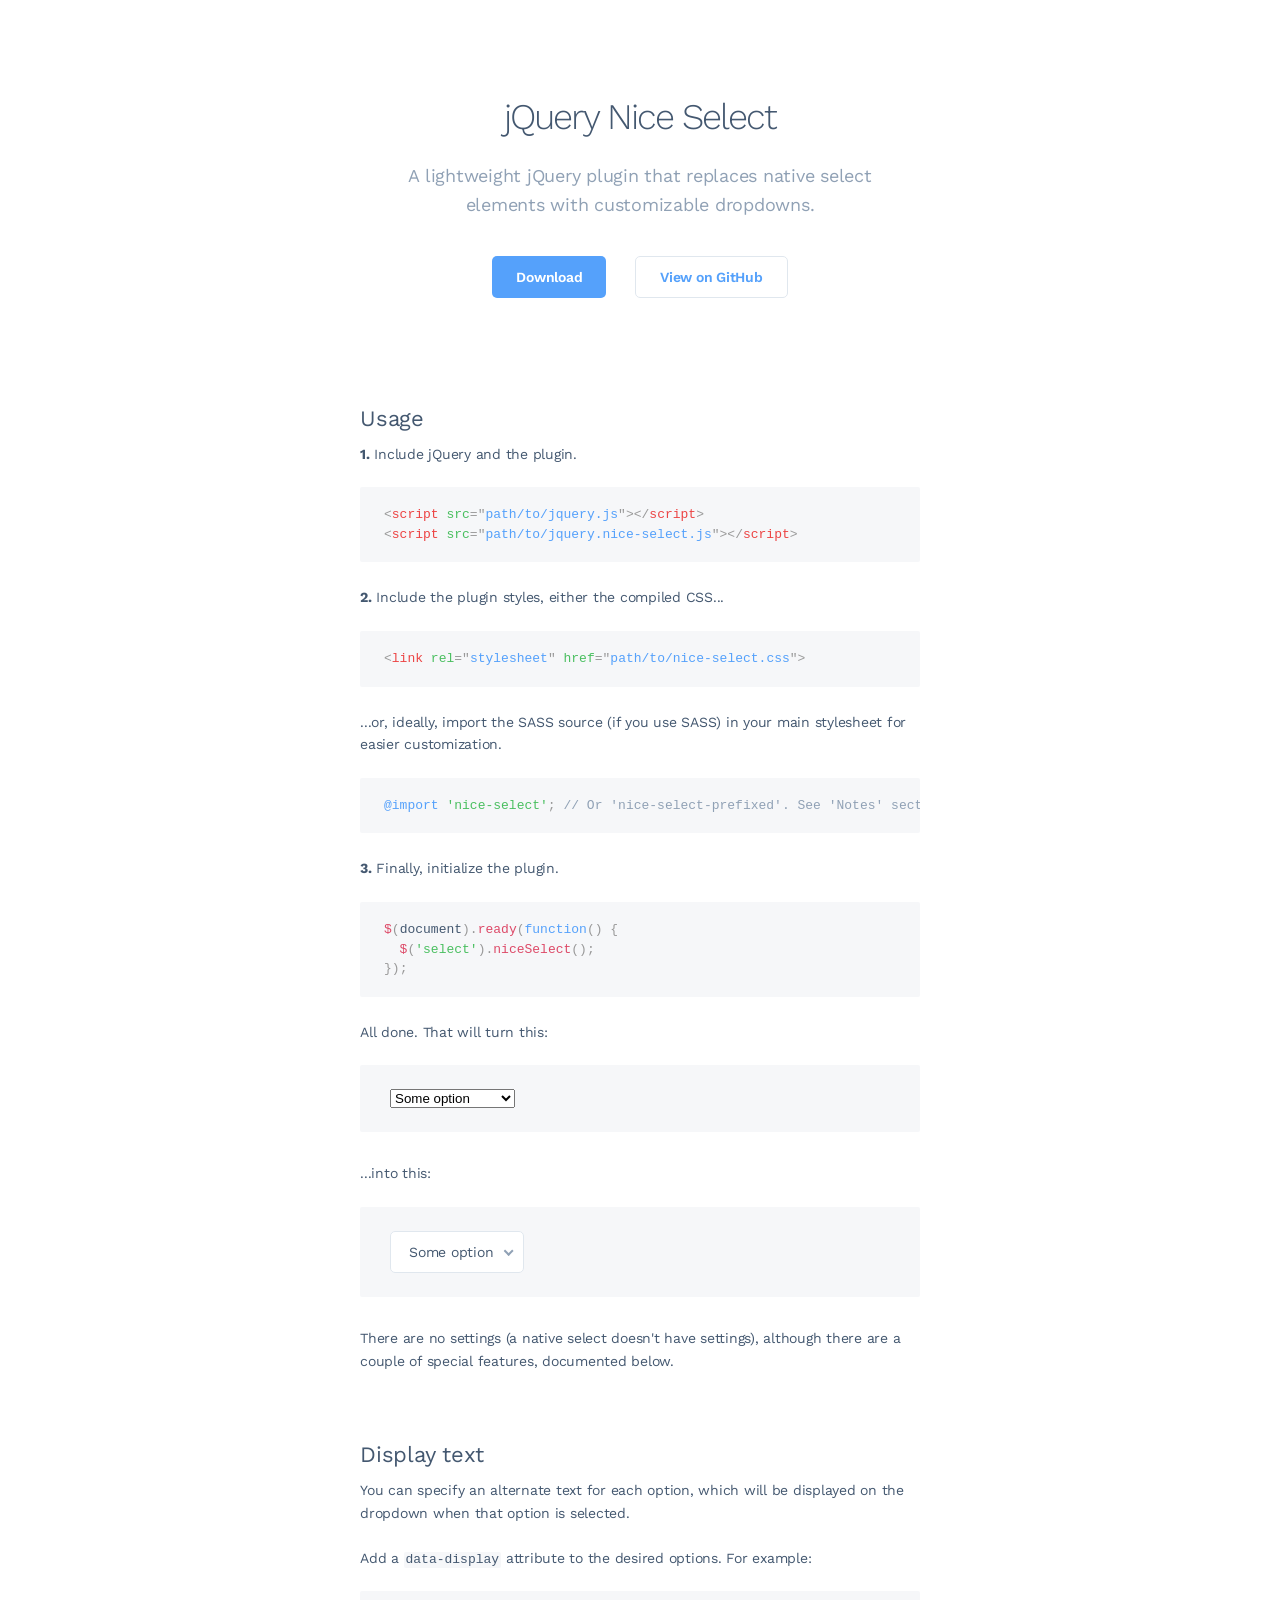
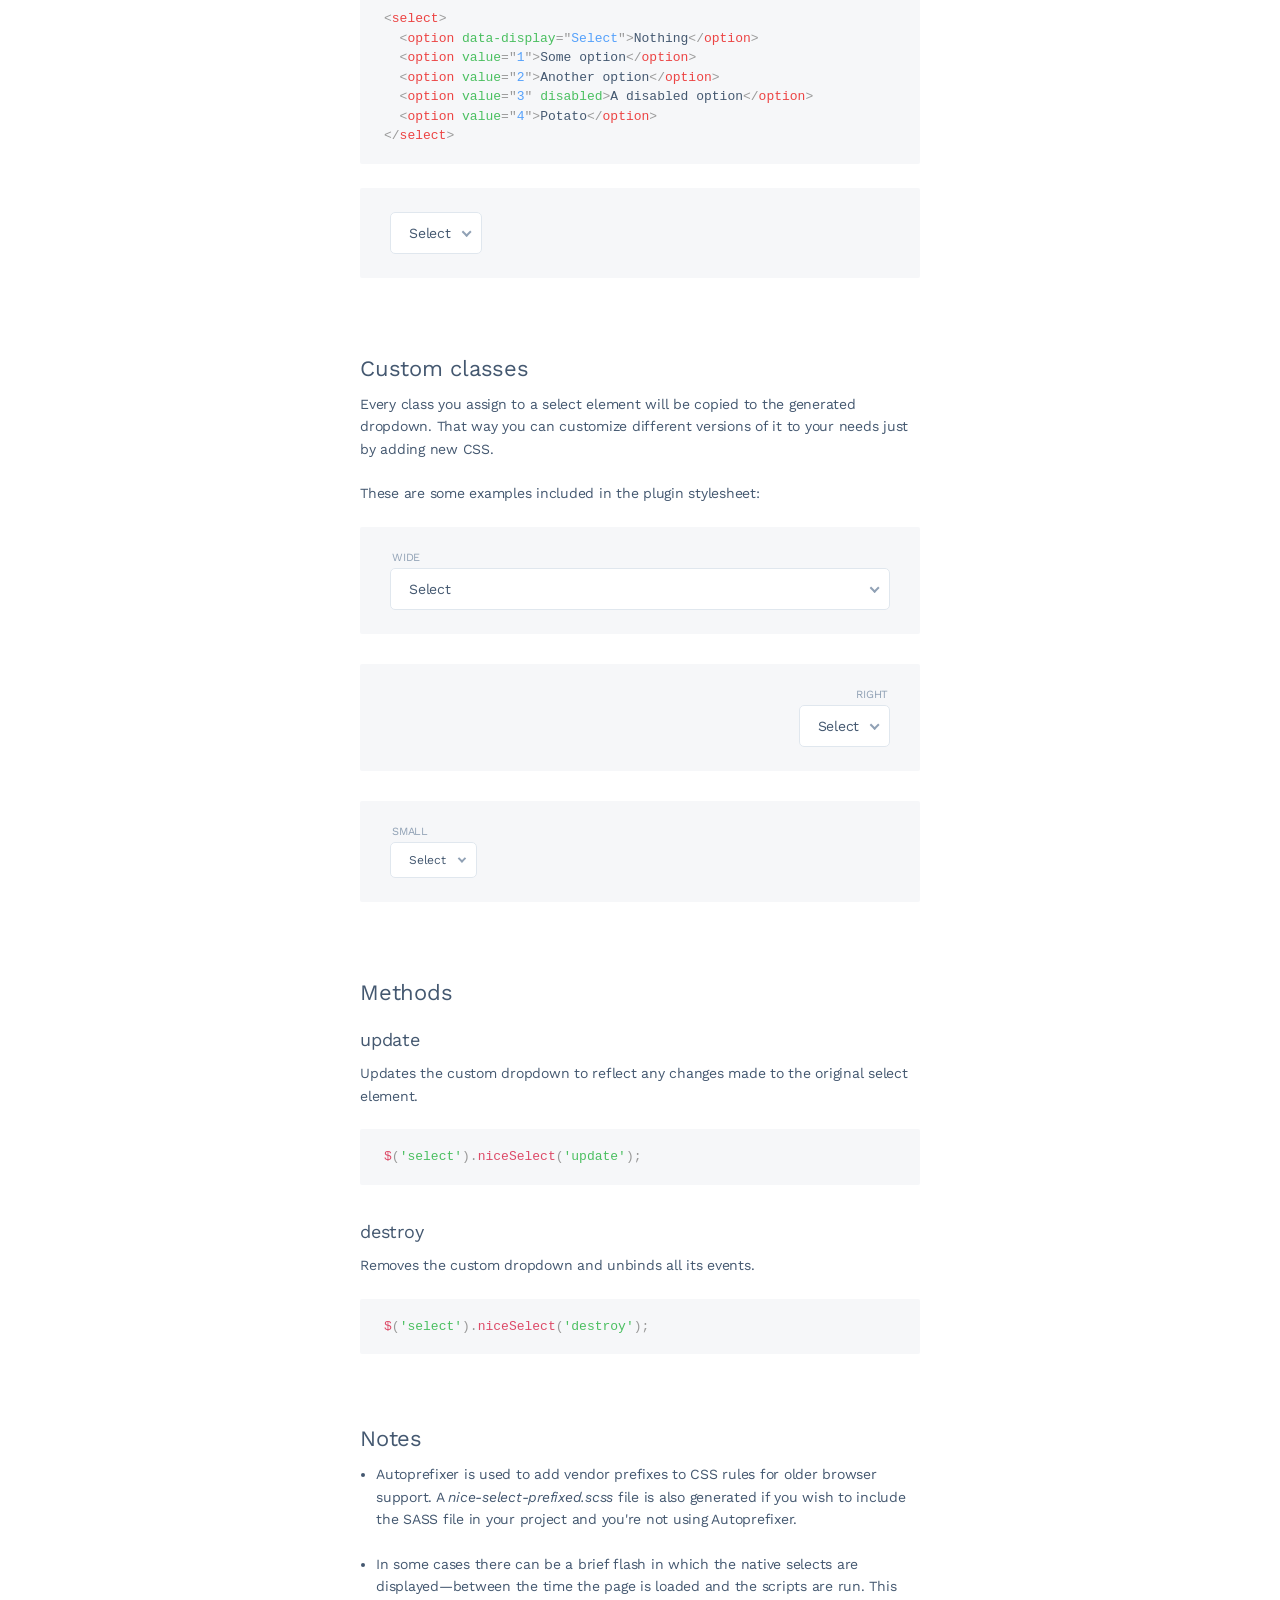
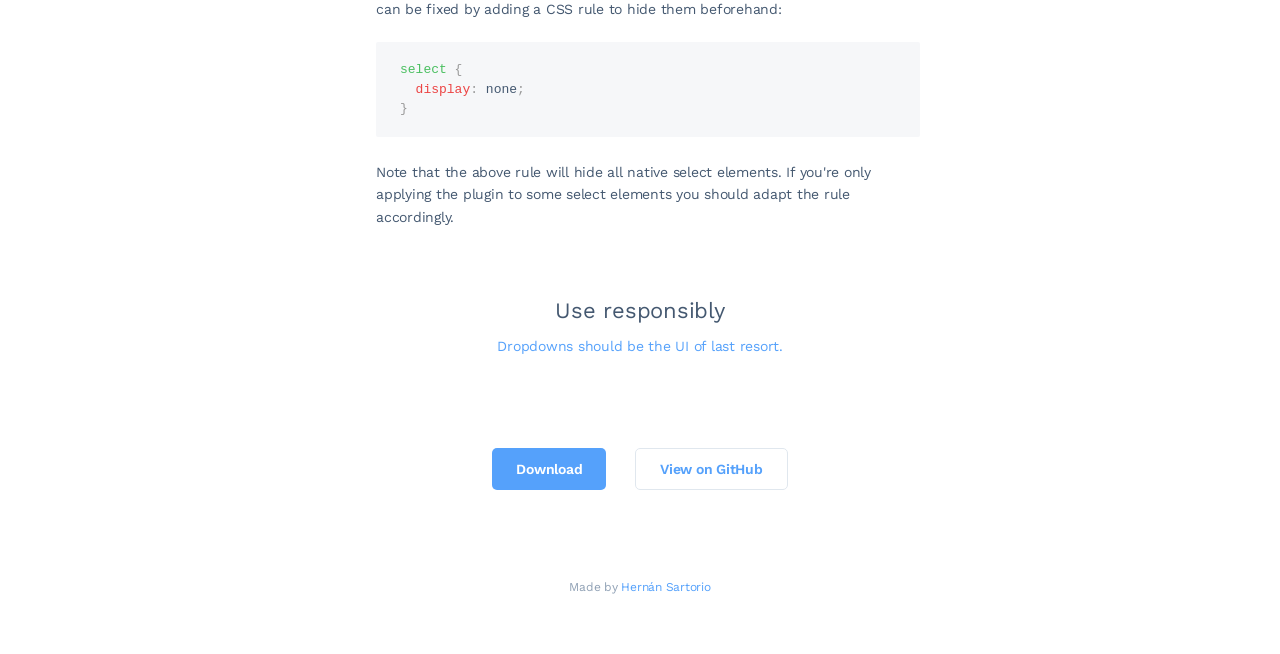
<file: src/assets/Source/jquery-nice-select-1.1.0/index.html>
<!DOCTYPE html>
<html>
<head>

  <meta charset="utf-8">
  <meta name="viewport" content="width=device-width, initial-scale=1, user-scalable=no">

  <title>jQuery Nice Select</title>

  <link href='https://fonts.googleapis.com/css?family=Work+Sans:300,400,600&Inconsolata:400,700' rel='stylesheet' type='text/css'>
  
  <link rel="stylesheet" href="css/style.css">
  
</head>

<body>

  <div class="container">
  
    <div class="header">      
      <h1>jQuery Nice Select</h1>
      
      <p>A lightweight jQuery plugin that replaces native select elements with customizable dropdowns.</p>
      
      <a href="https://github.com/hernansartorio/jquery-nice-select/archive/v1.1.0.zip" class="button">Download</a>
      <a href="https://github.com/hernansartorio/jquery-nice-select" class="button light">View on GitHub</a>
    </div>

    <h2>Usage</h2>
    <p><strong>1.</strong> Include jQuery and the plugin.</p>
    
    <pre><code class="language-html">&lt;script src=&quot;path/to/jquery.js&quot;&gt;&lt;/script&gt; 
&lt;script src=&quot;path/to/jquery.nice-select.js&quot;&gt;&lt;/script&gt;</code></pre>
    
    <p><strong>2.</strong> Include the plugin styles, either the compiled CSS...</p>
    
    <pre><code class="language-html">&lt;link rel=&quot;stylesheet&quot; href=&quot;path/to/nice-select.css&quot;&gt;</code></pre>

    <p>...or, ideally, import the SASS source (if you use SASS) in your main stylesheet for easier customization.</p>
    
    <pre><code class="language-scss">@import 'nice-select'; // Or 'nice-select-prefixed'. See 'Notes' section.</code></pre>
    
    <p><strong>3.</strong> Finally, initialize the plugin.</p>
    
    <pre><code class="language-js">$(document).ready(function() {
  $('select').niceSelect();
});</code></pre>
    
    <p>All done. That will turn this:</p>
    
    <div class="box">
      <select class="ignore">
        <option value="1">Some option</option>
        <option value="2">Another option</option>
        <option value="3" disabled>A disabled option</option>
        <option value="4">Potato</option>
      </select>
    </div>
    
    <p>...into this:</p>
    
    <div class="box">
      <select>
        <option value="1">Some option</option>
        <option value="2">Another option</option>
        <option value="3" disabled>A disabled option</option>
        <option value="4">Potato</option>
      </select>
    </div>
    
    <p>There are no settings (a native select doesn't have settings), although there are a couple of special features, documented below.</p>
    
    <h2>Display text</h2>
    <p>You can specify an alternate text for each option, which will be displayed on the dropdown when that option is selected.</p>
    
    <p>Add a <code class="language-html">data-display</code> attribute to the desired options. For example:</p>
    
    <pre><code class="language-html">&lt;select&gt;
  &lt;option data-display=&quot;Select&quot;&gt;Nothing&lt;/option&gt;
  &lt;option value=&quot;1&quot;&gt;Some option&lt;/option&gt;
  &lt;option value=&quot;2&quot;&gt;Another option&lt;/option&gt;
  &lt;option value=&quot;3&quot; disabled&gt;A disabled option&lt;/option&gt;
  &lt;option value=&quot;4&quot;&gt;Potato&lt;/option&gt;
&lt;/select&gt;</code></pre>
    
    <div class="box">
      <select>
        <option data-display="Select">Nothing</option>
        <option value="1">Some option</option>
        <option value="2">Another option</option>
        <option value="3" disabled>A disabled option</option>
        <option value="4">Potato</option>
      </select>
    </div>

    <h2>Custom classes</h2>
    
    <p>Every class you assign to a select element will be copied to the generated dropdown. That way you can customize different versions of it to your needs just by adding new CSS.</p>
    
    <p>These are some examples included in the plugin stylesheet:</p>
    
    <div class="box">
      <label>Wide</label>
      <select class="wide">
        <option data-display="Select">Nothing</option>
        <option value="1">Some option</option>
        <option value="2">Another option</option>
        <option value="3" disabled>A disabled option</option>
        <option value="4">Potato</option>
      </select>
    </div>
    
    <div class="box">
      <label class="right">Right</label>
      <select class="right">
        <option data-display="Select">Nothing</option>
        <option value="1">Some option</option>
        <option value="2">Another option</option>
        <option value="3" disabled>A disabled option</option>
        <option value="4">Potato</option>
      </select>
    </div>
    
    <div class="box">
      <label>Small</label>
      <select class="small">
        <option data-display="Select">Nothing</option>
        <option value="1">Some option</option>
        <option value="2">Another option</option>
        <option value="3" disabled>A disabled option</option>
        <option value="4">Potato</option>
      </select>
    </div>
    
    <h2>Methods</h2>
    
    <h3>update</h3>
    
    <p>Updates the custom dropdown to reflect any changes made to the original select element.</p>
    
    <pre><code class="language-js">$('select').niceSelect('update');</code></pre>
    
    <h3>destroy</h3>
    
    <p>Removes the custom dropdown and unbinds all its events.</p>
    
    <pre><code class="language-js">$('select').niceSelect('destroy');</code></pre>
    
    <h2>Notes</h2>  
    
    <ul>
      <li>
        <p>Autoprefixer is used to add vendor prefixes to CSS rules for older browser support. A <i>nice-select-prefixed.scss</i> file is also generated if you wish to include the SASS file in your project and you're not using Autoprefixer.</p>
      </li>
      <li>
        <p>In some cases there can be a brief flash in which the native selects are displayed—between the time the page is loaded and the scripts are run. This can be fixed by adding a CSS rule to hide them beforehand:</p>
            
        <pre><code class="language-scss">select {
  display: none;
}</code></pre>

        <p>Note that the above rule will hide all native select elements. If you're only applying the plugin to some select elements you should adapt the rule accordingly.</p>
      </li>
    </ul>

    <div class="footer">
      <h2>Use responsibly</h2>
      
      <p><a href="http://www.lukew.com/ff/entry.asp?1950">Dropdowns should be the UI of last resort.</a></p>
      
      <a href="https://github.com/hernansartorio/jquery-nice-select/archive/v1.1.0.zip" class="button">Download</a>
      <a href="https://github.com/hernansartorio/jquery-nice-select" class="button light">View on GitHub</a>
      
      <div class="credit">
        Made by <a href="http://hernansartorio.com?r=ns">Hernán Sartorio</a>
      </div>
    </div>
    
    
  </div>
  
  <script src="js/jquery.js"></script>
  <script src="js/jquery.nice-select.min.js"></script>
  <script src="js/fastclick.js"></script>
  <script src="js/prism.js"></script>
  
  <script>
    $(document).ready(function() {
      $('select:not(.ignore)').niceSelect();      
      FastClick.attach(document.body);
    });    
  </script>
  
  <script>
    (function(i,s,o,g,r,a,m){i['GoogleAnalyticsObject']=r;i[r]=i[r]||function(){
    (i[r].q=i[r].q||[]).push(arguments)},i[r].l=1*new Date();a=s.createElement(o),
    m=s.getElementsByTagName(o)[0];a.async=1;a.src=g;m.parentNode.insertBefore(a,m)
    })(window,document,'script','//www.google-analytics.com/analytics.js','ga');

    ga('create', 'UA-64633646-1', 'auto');
    ga('send', 'pageview');
  </script>
  
</body>
</html>
</file>
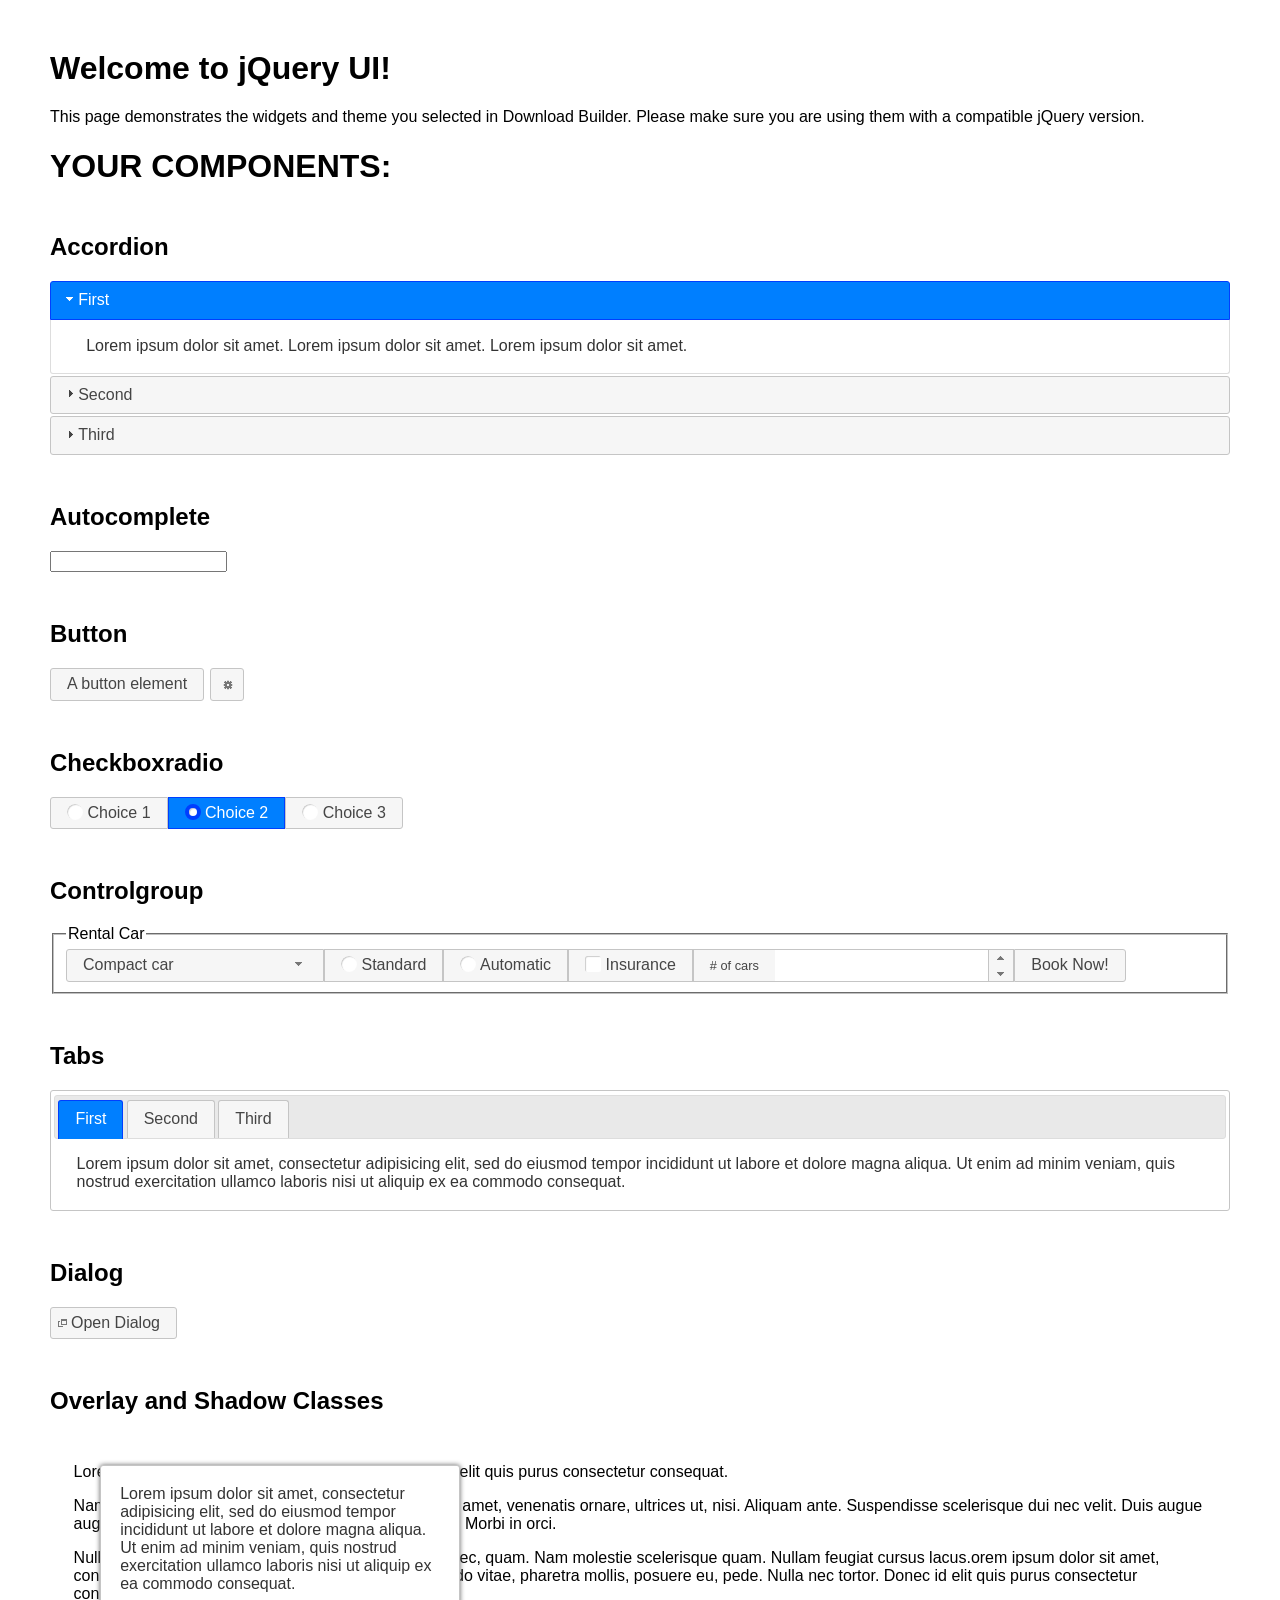
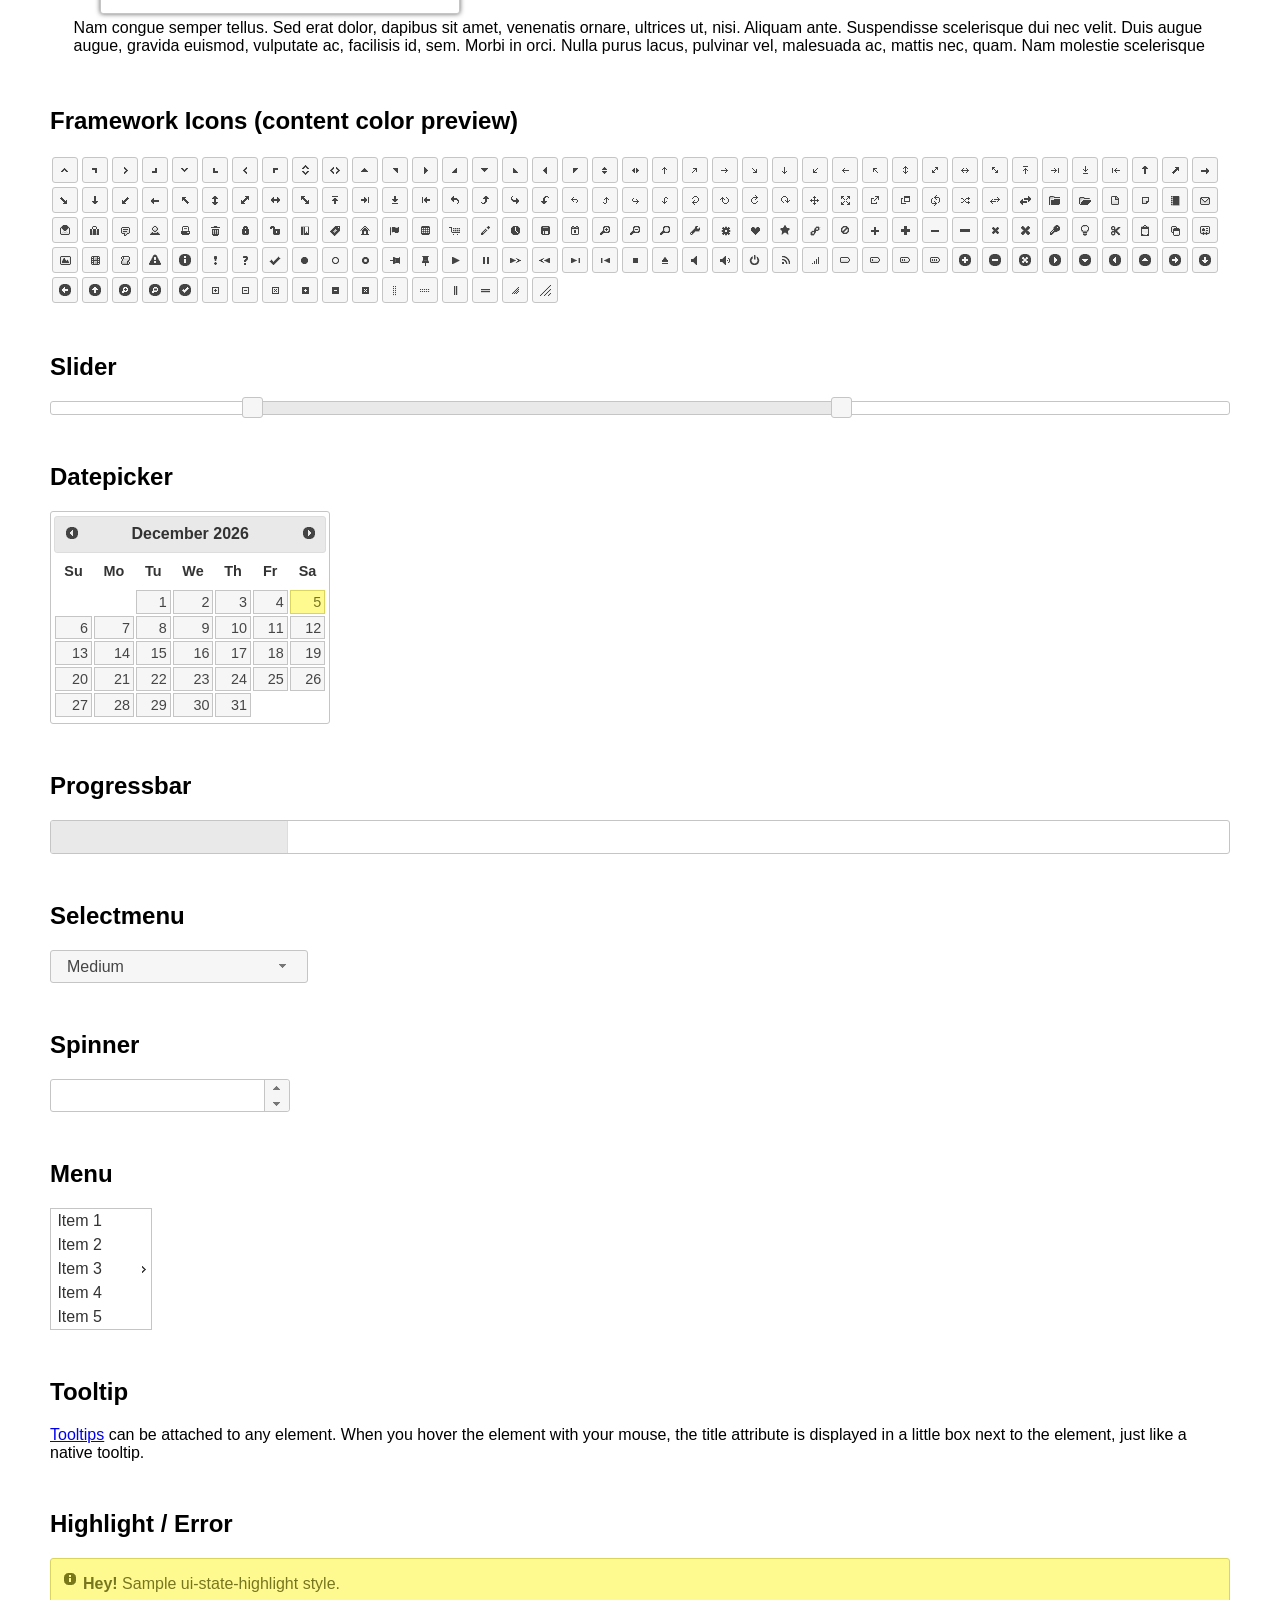
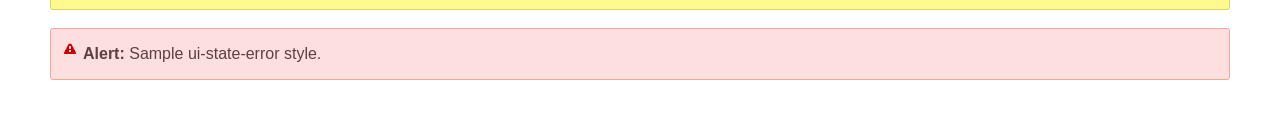
<file: src/assets/Source/jquery-ui-1.12.1/index.html>
<!doctype html>
<html lang="us">
<head>
	<meta charset="utf-8">
	<title>jQuery UI Example Page</title>
	<link href="jquery-ui.css" rel="stylesheet">
	<style>
	body{
		font-family: "Trebuchet MS", sans-serif;
		margin: 50px;
	}
	.demoHeaders {
		margin-top: 2em;
	}
	#dialog-link {
		padding: .4em 1em .4em 20px;
		text-decoration: none;
		position: relative;
	}
	#dialog-link span.ui-icon {
		margin: 0 5px 0 0;
		position: absolute;
		left: .2em;
		top: 50%;
		margin-top: -8px;
	}
	#icons {
		margin: 0;
		padding: 0;
	}
	#icons li {
		margin: 2px;
		position: relative;
		padding: 4px 0;
		cursor: pointer;
		float: left;
		list-style: none;
	}
	#icons span.ui-icon {
		float: left;
		margin: 0 4px;
	}
	.fakewindowcontain .ui-widget-overlay {
		position: absolute;
	}
	select {
		width: 200px;
	}
	</style>
</head>
<body>

<h1>Welcome to jQuery UI!</h1>

<div class="ui-widget">
	<p>This page demonstrates the widgets and theme you selected in Download Builder. Please make sure you are using them with a compatible jQuery version.</p>
</div>

<h1>YOUR COMPONENTS:</h1>


<!-- Accordion -->
<h2 class="demoHeaders">Accordion</h2>
<div id="accordion">
	<h3>First</h3>
	<div>Lorem ipsum dolor sit amet. Lorem ipsum dolor sit amet. Lorem ipsum dolor sit amet.</div>
	<h3>Second</h3>
	<div>Phasellus mattis tincidunt nibh.</div>
	<h3>Third</h3>
	<div>Nam dui erat, auctor a, dignissim quis.</div>
</div>



<!-- Autocomplete -->
<h2 class="demoHeaders">Autocomplete</h2>
<div>
	<input id="autocomplete" title="type &quot;a&quot;">
</div>



<!-- Button -->
<h2 class="demoHeaders">Button</h2>
<button id="button">A button element</button>
<button id="button-icon">An icon-only button</button>



<!-- Checkboxradio -->
<h2 class="demoHeaders">Checkboxradio</h2>
<form style="margin-top: 1em;">
	<div id="radioset">
		<input type="radio" id="radio1" name="radio"><label for="radio1">Choice 1</label>
		<input type="radio" id="radio2" name="radio" checked="checked"><label for="radio2">Choice 2</label>
		<input type="radio" id="radio3" name="radio"><label for="radio3">Choice 3</label>
	</div>
</form>



<!-- Controlgroup -->
<h2 class="demoHeaders">Controlgroup</h2>
<fieldset>
	<legend>Rental Car</legend>
	<div id="controlgroup">
		<select id="car-type">
			<option>Compact car</option>
			<option>Midsize car</option>
			<option>Full size car</option>
			<option>SUV</option>
			<option>Luxury</option>
			<option>Truck</option>
			<option>Van</option>
		</select>
		<label for="transmission-standard">Standard</label>
		<input type="radio" name="transmission" id="transmission-standard">
		<label for="transmission-automatic">Automatic</label>
		<input type="radio" name="transmission" id="transmission-automatic">
		<label for="insurance">Insurance</label>
		<input type="checkbox" name="insurance" id="insurance">
		<label for="horizontal-spinner" class="ui-controlgroup-label"># of cars</label>
		<input id="horizontal-spinner" class="ui-spinner-input">
		<button>Book Now!</button>
	</div>
</fieldset>



<!-- Tabs -->
<h2 class="demoHeaders">Tabs</h2>
<div id="tabs">
	<ul>
		<li><a href="#tabs-1">First</a></li>
		<li><a href="#tabs-2">Second</a></li>
		<li><a href="#tabs-3">Third</a></li>
	</ul>
	<div id="tabs-1">Lorem ipsum dolor sit amet, consectetur adipisicing elit, sed do eiusmod tempor incididunt ut labore et dolore magna aliqua. Ut enim ad minim veniam, quis nostrud exercitation ullamco laboris nisi ut aliquip ex ea commodo consequat.</div>
	<div id="tabs-2">Phasellus mattis tincidunt nibh. Cras orci urna, blandit id, pretium vel, aliquet ornare, felis. Maecenas scelerisque sem non nisl. Fusce sed lorem in enim dictum bibendum.</div>
	<div id="tabs-3">Nam dui erat, auctor a, dignissim quis, sollicitudin eu, felis. Pellentesque nisi urna, interdum eget, sagittis et, consequat vestibulum, lacus. Mauris porttitor ullamcorper augue.</div>
</div>



<h2 class="demoHeaders">Dialog</h2>
<p>
	<button id="dialog-link" class="ui-button ui-corner-all ui-widget">
		<span class="ui-icon ui-icon-newwin"></span>Open Dialog
	</button>
</p>

<h2 class="demoHeaders">Overlay and Shadow Classes</h2>
<div style="position: relative; width: 96%; height: 200px; padding:1% 2%; overflow:hidden;" class="fakewindowcontain">
	<p>Lorem ipsum dolor sit amet,  Nulla nec tortor. Donec id elit quis purus consectetur consequat. </p><p>Nam congue semper tellus. Sed erat dolor, dapibus sit amet, venenatis ornare, ultrices ut, nisi. Aliquam ante. Suspendisse scelerisque dui nec velit. Duis augue augue, gravida euismod, vulputate ac, facilisis id, sem. Morbi in orci. </p><p>Nulla purus lacus, pulvinar vel, malesuada ac, mattis nec, quam. Nam molestie scelerisque quam. Nullam feugiat cursus lacus.orem ipsum dolor sit amet, consectetur adipiscing elit. Donec libero risus, commodo vitae, pharetra mollis, posuere eu, pede. Nulla nec tortor. Donec id elit quis purus consectetur consequat. </p><p>Nam congue semper tellus. Sed erat dolor, dapibus sit amet, venenatis ornare, ultrices ut, nisi. Aliquam ante. Suspendisse scelerisque dui nec velit. Duis augue augue, gravida euismod, vulputate ac, facilisis id, sem. Morbi in orci. Nulla purus lacus, pulvinar vel, malesuada ac, mattis nec, quam. Nam molestie scelerisque quam. </p><p>Nullam feugiat cursus lacus.orem ipsum dolor sit amet, consectetur adipiscing elit. Donec libero risus, commodo vitae, pharetra mollis, posuere eu, pede. Nulla nec tortor. Donec id elit quis purus consectetur consequat. Nam congue semper tellus. Sed erat dolor, dapibus sit amet, venenatis ornare, ultrices ut, nisi. Aliquam ante. </p><p>Suspendisse scelerisque dui nec velit. Duis augue augue, gravida euismod, vulputate ac, facilisis id, sem. Morbi in orci. Nulla purus lacus, pulvinar vel, malesuada ac, mattis nec, quam. Nam molestie scelerisque quam. Nullam feugiat cursus lacus.orem ipsum dolor sit amet, consectetur adipiscing elit. Donec libero risus, commodo vitae, pharetra mollis, posuere eu, pede. Nulla nec tortor. Donec id elit quis purus consectetur consequat. Nam congue semper tellus. Sed erat dolor, dapibus sit amet, venenatis ornare, ultrices ut, nisi. </p>

	<!-- ui-dialog -->
	<div class="ui-widget-overlay ui-front"></div>
	<div style="position: absolute; width: 320px; left: 50px; top: 30px; padding: 1.2em" class="ui-widget ui-front ui-widget-content ui-corner-all ui-widget-shadow">
		Lorem ipsum dolor sit amet, consectetur adipisicing elit, sed do eiusmod tempor incididunt ut labore et dolore magna aliqua. Ut enim ad minim veniam, quis nostrud exercitation ullamco laboris nisi ut aliquip ex ea commodo consequat.
	</div>

</div>

<!-- ui-dialog -->
<div id="dialog" title="Dialog Title">
	<p>Lorem ipsum dolor sit amet, consectetur adipisicing elit, sed do eiusmod tempor incididunt ut labore et dolore magna aliqua. Ut enim ad minim veniam, quis nostrud exercitation ullamco laboris nisi ut aliquip ex ea commodo consequat.</p>
</div>



<h2 class="demoHeaders">Framework Icons (content color preview)</h2>
<ul id="icons" class="ui-widget ui-helper-clearfix">
	<li class="ui-state-default ui-corner-all" title=".ui-icon-caret-1-n"><span class="ui-icon ui-icon-caret-1-n"></span></li>
	<li class="ui-state-default ui-corner-all" title=".ui-icon-caret-1-ne"><span class="ui-icon ui-icon-caret-1-ne"></span></li>
	<li class="ui-state-default ui-corner-all" title=".ui-icon-caret-1-e"><span class="ui-icon ui-icon-caret-1-e"></span></li>
	<li class="ui-state-default ui-corner-all" title=".ui-icon-caret-1-se"><span class="ui-icon ui-icon-caret-1-se"></span></li>
	<li class="ui-state-default ui-corner-all" title=".ui-icon-caret-1-s"><span class="ui-icon ui-icon-caret-1-s"></span></li>
	<li class="ui-state-default ui-corner-all" title=".ui-icon-caret-1-sw"><span class="ui-icon ui-icon-caret-1-sw"></span></li>
	<li class="ui-state-default ui-corner-all" title=".ui-icon-caret-1-w"><span class="ui-icon ui-icon-caret-1-w"></span></li>
	<li class="ui-state-default ui-corner-all" title=".ui-icon-caret-1-nw"><span class="ui-icon ui-icon-caret-1-nw"></span></li>
	<li class="ui-state-default ui-corner-all" title=".ui-icon-caret-2-n-s"><span class="ui-icon ui-icon-caret-2-n-s"></span></li>
	<li class="ui-state-default ui-corner-all" title=".ui-icon-caret-2-e-w"><span class="ui-icon ui-icon-caret-2-e-w"></span></li>
	<li class="ui-state-default ui-corner-all" title=".ui-icon-triangle-1-n"><span class="ui-icon ui-icon-triangle-1-n"></span></li>
	<li class="ui-state-default ui-corner-all" title=".ui-icon-triangle-1-ne"><span class="ui-icon ui-icon-triangle-1-ne"></span></li>
	<li class="ui-state-default ui-corner-all" title=".ui-icon-triangle-1-e"><span class="ui-icon ui-icon-triangle-1-e"></span></li>
	<li class="ui-state-default ui-corner-all" title=".ui-icon-triangle-1-se"><span class="ui-icon ui-icon-triangle-1-se"></span></li>
	<li class="ui-state-default ui-corner-all" title=".ui-icon-triangle-1-s"><span class="ui-icon ui-icon-triangle-1-s"></span></li>
	<li class="ui-state-default ui-corner-all" title=".ui-icon-triangle-1-sw"><span class="ui-icon ui-icon-triangle-1-sw"></span></li>
	<li class="ui-state-default ui-corner-all" title=".ui-icon-triangle-1-w"><span class="ui-icon ui-icon-triangle-1-w"></span></li>
	<li class="ui-state-default ui-corner-all" title=".ui-icon-triangle-1-nw"><span class="ui-icon ui-icon-triangle-1-nw"></span></li>
	<li class="ui-state-default ui-corner-all" title=".ui-icon-triangle-2-n-s"><span class="ui-icon ui-icon-triangle-2-n-s"></span></li>
	<li class="ui-state-default ui-corner-all" title=".ui-icon-triangle-2-e-w"><span class="ui-icon ui-icon-triangle-2-e-w"></span></li>
	<li class="ui-state-default ui-corner-all" title=".ui-icon-arrow-1-n"><span class="ui-icon ui-icon-arrow-1-n"></span></li>
	<li class="ui-state-default ui-corner-all" title=".ui-icon-arrow-1-ne"><span class="ui-icon ui-icon-arrow-1-ne"></span></li>
	<li class="ui-state-default ui-corner-all" title=".ui-icon-arrow-1-e"><span class="ui-icon ui-icon-arrow-1-e"></span></li>
	<li class="ui-state-default ui-corner-all" title=".ui-icon-arrow-1-se"><span class="ui-icon ui-icon-arrow-1-se"></span></li>
	<li class="ui-state-default ui-corner-all" title=".ui-icon-arrow-1-s"><span class="ui-icon ui-icon-arrow-1-s"></span></li>
	<li class="ui-state-default ui-corner-all" title=".ui-icon-arrow-1-sw"><span class="ui-icon ui-icon-arrow-1-sw"></span></li>
	<li class="ui-state-default ui-corner-all" title=".ui-icon-arrow-1-w"><span class="ui-icon ui-icon-arrow-1-w"></span></li>
	<li class="ui-state-default ui-corner-all" title=".ui-icon-arrow-1-nw"><span class="ui-icon ui-icon-arrow-1-nw"></span></li>
	<li class="ui-state-default ui-corner-all" title=".ui-icon-arrow-2-n-s"><span class="ui-icon ui-icon-arrow-2-n-s"></span></li>
	<li class="ui-state-default ui-corner-all" title=".ui-icon-arrow-2-ne-sw"><span class="ui-icon ui-icon-arrow-2-ne-sw"></span></li>
	<li class="ui-state-default ui-corner-all" title=".ui-icon-arrow-2-e-w"><span class="ui-icon ui-icon-arrow-2-e-w"></span></li>
	<li class="ui-state-default ui-corner-all" title=".ui-icon-arrow-2-se-nw"><span class="ui-icon ui-icon-arrow-2-se-nw"></span></li>
	<li class="ui-state-default ui-corner-all" title=".ui-icon-arrowstop-1-n"><span class="ui-icon ui-icon-arrowstop-1-n"></span></li>
	<li class="ui-state-default ui-corner-all" title=".ui-icon-arrowstop-1-e"><span class="ui-icon ui-icon-arrowstop-1-e"></span></li>
	<li class="ui-state-default ui-corner-all" title=".ui-icon-arrowstop-1-s"><span class="ui-icon ui-icon-arrowstop-1-s"></span></li>
	<li class="ui-state-default ui-corner-all" title=".ui-icon-arrowstop-1-w"><span class="ui-icon ui-icon-arrowstop-1-w"></span></li>
	<li class="ui-state-default ui-corner-all" title=".ui-icon-arrowthick-1-n"><span class="ui-icon ui-icon-arrowthick-1-n"></span></li>
	<li class="ui-state-default ui-corner-all" title=".ui-icon-arrowthick-1-ne"><span class="ui-icon ui-icon-arrowthick-1-ne"></span></li>
	<li class="ui-state-default ui-corner-all" title=".ui-icon-arrowthick-1-e"><span class="ui-icon ui-icon-arrowthick-1-e"></span></li>
	<li class="ui-state-default ui-corner-all" title=".ui-icon-arrowthick-1-se"><span class="ui-icon ui-icon-arrowthick-1-se"></span></li>
	<li class="ui-state-default ui-corner-all" title=".ui-icon-arrowthick-1-s"><span class="ui-icon ui-icon-arrowthick-1-s"></span></li>
	<li class="ui-state-default ui-corner-all" title=".ui-icon-arrowthick-1-sw"><span class="ui-icon ui-icon-arrowthick-1-sw"></span></li>
	<li class="ui-state-default ui-corner-all" title=".ui-icon-arrowthick-1-w"><span class="ui-icon ui-icon-arrowthick-1-w"></span></li>
	<li class="ui-state-default ui-corner-all" title=".ui-icon-arrowthick-1-nw"><span class="ui-icon ui-icon-arrowthick-1-nw"></span></li>
	<li class="ui-state-default ui-corner-all" title=".ui-icon-arrowthick-2-n-s"><span class="ui-icon ui-icon-arrowthick-2-n-s"></span></li>
	<li class="ui-state-default ui-corner-all" title=".ui-icon-arrowthick-2-ne-sw"><span class="ui-icon ui-icon-arrowthick-2-ne-sw"></span></li>
	<li class="ui-state-default ui-corner-all" title=".ui-icon-arrowthick-2-e-w"><span class="ui-icon ui-icon-arrowthick-2-e-w"></span></li>
	<li class="ui-state-default ui-corner-all" title=".ui-icon-arrowthick-2-se-nw"><span class="ui-icon ui-icon-arrowthick-2-se-nw"></span></li>
	<li class="ui-state-default ui-corner-all" title=".ui-icon-arrowthickstop-1-n"><span class="ui-icon ui-icon-arrowthickstop-1-n"></span></li>
	<li class="ui-state-default ui-corner-all" title=".ui-icon-arrowthickstop-1-e"><span class="ui-icon ui-icon-arrowthickstop-1-e"></span></li>
	<li class="ui-state-default ui-corner-all" title=".ui-icon-arrowthickstop-1-s"><span class="ui-icon ui-icon-arrowthickstop-1-s"></span></li>
	<li class="ui-state-default ui-corner-all" title=".ui-icon-arrowthickstop-1-w"><span class="ui-icon ui-icon-arrowthickstop-1-w"></span></li>
	<li class="ui-state-default ui-corner-all" title=".ui-icon-arrowreturnthick-1-w"><span class="ui-icon ui-icon-arrowreturnthick-1-w"></span></li>
	<li class="ui-state-default ui-corner-all" title=".ui-icon-arrowreturnthick-1-n"><span class="ui-icon ui-icon-arrowreturnthick-1-n"></span></li>
	<li class="ui-state-default ui-corner-all" title=".ui-icon-arrowreturnthick-1-e"><span class="ui-icon ui-icon-arrowreturnthick-1-e"></span></li>
	<li class="ui-state-default ui-corner-all" title=".ui-icon-arrowreturnthick-1-s"><span class="ui-icon ui-icon-arrowreturnthick-1-s"></span></li>
	<li class="ui-state-default ui-corner-all" title=".ui-icon-arrowreturn-1-w"><span class="ui-icon ui-icon-arrowreturn-1-w"></span></li>
	<li class="ui-state-default ui-corner-all" title=".ui-icon-arrowreturn-1-n"><span class="ui-icon ui-icon-arrowreturn-1-n"></span></li>
	<li class="ui-state-default ui-corner-all" title=".ui-icon-arrowreturn-1-e"><span class="ui-icon ui-icon-arrowreturn-1-e"></span></li>
	<li class="ui-state-default ui-corner-all" title=".ui-icon-arrowreturn-1-s"><span class="ui-icon ui-icon-arrowreturn-1-s"></span></li>
	<li class="ui-state-default ui-corner-all" title=".ui-icon-arrowrefresh-1-w"><span class="ui-icon ui-icon-arrowrefresh-1-w"></span></li>
	<li class="ui-state-default ui-corner-all" title=".ui-icon-arrowrefresh-1-n"><span class="ui-icon ui-icon-arrowrefresh-1-n"></span></li>
	<li class="ui-state-default ui-corner-all" title=".ui-icon-arrowrefresh-1-e"><span class="ui-icon ui-icon-arrowrefresh-1-e"></span></li>
	<li class="ui-state-default ui-corner-all" title=".ui-icon-arrowrefresh-1-s"><span class="ui-icon ui-icon-arrowrefresh-1-s"></span></li>
	<li class="ui-state-default ui-corner-all" title=".ui-icon-arrow-4"><span class="ui-icon ui-icon-arrow-4"></span></li>
	<li class="ui-state-default ui-corner-all" title=".ui-icon-arrow-4-diag"><span class="ui-icon ui-icon-arrow-4-diag"></span></li>
	<li class="ui-state-default ui-corner-all" title=".ui-icon-extlink"><span class="ui-icon ui-icon-extlink"></span></li>
	<li class="ui-state-default ui-corner-all" title=".ui-icon-newwin"><span class="ui-icon ui-icon-newwin"></span></li>
	<li class="ui-state-default ui-corner-all" title=".ui-icon-refresh"><span class="ui-icon ui-icon-refresh"></span></li>
	<li class="ui-state-default ui-corner-all" title=".ui-icon-shuffle"><span class="ui-icon ui-icon-shuffle"></span></li>
	<li class="ui-state-default ui-corner-all" title=".ui-icon-transfer-e-w"><span class="ui-icon ui-icon-transfer-e-w"></span></li>
	<li class="ui-state-default ui-corner-all" title=".ui-icon-transferthick-e-w"><span class="ui-icon ui-icon-transferthick-e-w"></span></li>
	<li class="ui-state-default ui-corner-all" title=".ui-icon-folder-collapsed"><span class="ui-icon ui-icon-folder-collapsed"></span></li>
	<li class="ui-state-default ui-corner-all" title=".ui-icon-folder-open"><span class="ui-icon ui-icon-folder-open"></span></li>
	<li class="ui-state-default ui-corner-all" title=".ui-icon-document"><span class="ui-icon ui-icon-document"></span></li>
	<li class="ui-state-default ui-corner-all" title=".ui-icon-document-b"><span class="ui-icon ui-icon-document-b"></span></li>
	<li class="ui-state-default ui-corner-all" title=".ui-icon-note"><span class="ui-icon ui-icon-note"></span></li>
	<li class="ui-state-default ui-corner-all" title=".ui-icon-mail-closed"><span class="ui-icon ui-icon-mail-closed"></span></li>
	<li class="ui-state-default ui-corner-all" title=".ui-icon-mail-open"><span class="ui-icon ui-icon-mail-open"></span></li>
	<li class="ui-state-default ui-corner-all" title=".ui-icon-suitcase"><span class="ui-icon ui-icon-suitcase"></span></li>
	<li class="ui-state-default ui-corner-all" title=".ui-icon-comment"><span class="ui-icon ui-icon-comment"></span></li>
	<li class="ui-state-default ui-corner-all" title=".ui-icon-person"><span class="ui-icon ui-icon-person"></span></li>
	<li class="ui-state-default ui-corner-all" title=".ui-icon-print"><span class="ui-icon ui-icon-print"></span></li>
	<li class="ui-state-default ui-corner-all" title=".ui-icon-trash"><span class="ui-icon ui-icon-trash"></span></li>
	<li class="ui-state-default ui-corner-all" title=".ui-icon-locked"><span class="ui-icon ui-icon-locked"></span></li>
	<li class="ui-state-default ui-corner-all" title=".ui-icon-unlocked"><span class="ui-icon ui-icon-unlocked"></span></li>
	<li class="ui-state-default ui-corner-all" title=".ui-icon-bookmark"><span class="ui-icon ui-icon-bookmark"></span></li>
	<li class="ui-state-default ui-corner-all" title=".ui-icon-tag"><span class="ui-icon ui-icon-tag"></span></li>
	<li class="ui-state-default ui-corner-all" title=".ui-icon-home"><span class="ui-icon ui-icon-home"></span></li>
	<li class="ui-state-default ui-corner-all" title=".ui-icon-flag"><span class="ui-icon ui-icon-flag"></span></li>
	<li class="ui-state-default ui-corner-all" title=".ui-icon-calculator"><span class="ui-icon ui-icon-calculator"></span></li>
	<li class="ui-state-default ui-corner-all" title=".ui-icon-cart"><span class="ui-icon ui-icon-cart"></span></li>
	<li class="ui-state-default ui-corner-all" title=".ui-icon-pencil"><span class="ui-icon ui-icon-pencil"></span></li>
	<li class="ui-state-default ui-corner-all" title=".ui-icon-clock"><span class="ui-icon ui-icon-clock"></span></li>
	<li class="ui-state-default ui-corner-all" title=".ui-icon-disk"><span class="ui-icon ui-icon-disk"></span></li>
	<li class="ui-state-default ui-corner-all" title=".ui-icon-calendar"><span class="ui-icon ui-icon-calendar"></span></li>
	<li class="ui-state-default ui-corner-all" title=".ui-icon-zoomin"><span class="ui-icon ui-icon-zoomin"></span></li>
	<li class="ui-state-default ui-corner-all" title=".ui-icon-zoomout"><span class="ui-icon ui-icon-zoomout"></span></li>
	<li class="ui-state-default ui-corner-all" title=".ui-icon-search"><span class="ui-icon ui-icon-search"></span></li>
	<li class="ui-state-default ui-corner-all" title=".ui-icon-wrench"><span class="ui-icon ui-icon-wrench"></span></li>
	<li class="ui-state-default ui-corner-all" title=".ui-icon-gear"><span class="ui-icon ui-icon-gear"></span></li>
	<li class="ui-state-default ui-corner-all" title=".ui-icon-heart"><span class="ui-icon ui-icon-heart"></span></li>
	<li class="ui-state-default ui-corner-all" title=".ui-icon-star"><span class="ui-icon ui-icon-star"></span></li>
	<li class="ui-state-default ui-corner-all" title=".ui-icon-link"><span class="ui-icon ui-icon-link"></span></li>
	<li class="ui-state-default ui-corner-all" title=".ui-icon-cancel"><span class="ui-icon ui-icon-cancel"></span></li>
	<li class="ui-state-default ui-corner-all" title=".ui-icon-plus"><span class="ui-icon ui-icon-plus"></span></li>
	<li class="ui-state-default ui-corner-all" title=".ui-icon-plusthick"><span class="ui-icon ui-icon-plusthick"></span></li>
	<li class="ui-state-default ui-corner-all" title=".ui-icon-minus"><span class="ui-icon ui-icon-minus"></span></li>
	<li class="ui-state-default ui-corner-all" title=".ui-icon-minusthick"><span class="ui-icon ui-icon-minusthick"></span></li>
	<li class="ui-state-default ui-corner-all" title=".ui-icon-close"><span class="ui-icon ui-icon-close"></span></li>
	<li class="ui-state-default ui-corner-all" title=".ui-icon-closethick"><span class="ui-icon ui-icon-closethick"></span></li>
	<li class="ui-state-default ui-corner-all" title=".ui-icon-key"><span class="ui-icon ui-icon-key"></span></li>
	<li class="ui-state-default ui-corner-all" title=".ui-icon-lightbulb"><span class="ui-icon ui-icon-lightbulb"></span></li>
	<li class="ui-state-default ui-corner-all" title=".ui-icon-scissors"><span class="ui-icon ui-icon-scissors"></span></li>
	<li class="ui-state-default ui-corner-all" title=".ui-icon-clipboard"><span class="ui-icon ui-icon-clipboard"></span></li>
	<li class="ui-state-default ui-corner-all" title=".ui-icon-copy"><span class="ui-icon ui-icon-copy"></span></li>
	<li class="ui-state-default ui-corner-all" title=".ui-icon-contact"><span class="ui-icon ui-icon-contact"></span></li>
	<li class="ui-state-default ui-corner-all" title=".ui-icon-image"><span class="ui-icon ui-icon-image"></span></li>
	<li class="ui-state-default ui-corner-all" title=".ui-icon-video"><span class="ui-icon ui-icon-video"></span></li>
	<li class="ui-state-default ui-corner-all" title=".ui-icon-script"><span class="ui-icon ui-icon-script"></span></li>
	<li class="ui-state-default ui-corner-all" title=".ui-icon-alert"><span class="ui-icon ui-icon-alert"></span></li>
	<li class="ui-state-default ui-corner-all" title=".ui-icon-info"><span class="ui-icon ui-icon-info"></span></li>
	<li class="ui-state-default ui-corner-all" title=".ui-icon-notice"><span class="ui-icon ui-icon-notice"></span></li>
	<li class="ui-state-default ui-corner-all" title=".ui-icon-help"><span class="ui-icon ui-icon-help"></span></li>
	<li class="ui-state-default ui-corner-all" title=".ui-icon-check"><span class="ui-icon ui-icon-check"></span></li>
	<li class="ui-state-default ui-corner-all" title=".ui-icon-bullet"><span class="ui-icon ui-icon-bullet"></span></li>
	<li class="ui-state-default ui-corner-all" title=".ui-icon-radio-off"><span class="ui-icon ui-icon-radio-off"></span></li>
	<li class="ui-state-default ui-corner-all" title=".ui-icon-radio-on"><span class="ui-icon ui-icon-radio-on"></span></li>
	<li class="ui-state-default ui-corner-all" title=".ui-icon-pin-w"><span class="ui-icon ui-icon-pin-w"></span></li>
	<li class="ui-state-default ui-corner-all" title=".ui-icon-pin-s"><span class="ui-icon ui-icon-pin-s"></span></li>
	<li class="ui-state-default ui-corner-all" title=".ui-icon-play"><span class="ui-icon ui-icon-play"></span></li>
	<li class="ui-state-default ui-corner-all" title=".ui-icon-pause"><span class="ui-icon ui-icon-pause"></span></li>
	<li class="ui-state-default ui-corner-all" title=".ui-icon-seek-next"><span class="ui-icon ui-icon-seek-next"></span></li>
	<li class="ui-state-default ui-corner-all" title=".ui-icon-seek-prev"><span class="ui-icon ui-icon-seek-prev"></span></li>
	<li class="ui-state-default ui-corner-all" title=".ui-icon-seek-end"><span class="ui-icon ui-icon-seek-end"></span></li>
	<li class="ui-state-default ui-corner-all" title=".ui-icon-seek-first"><span class="ui-icon ui-icon-seek-first"></span></li>
	<li class="ui-state-default ui-corner-all" title=".ui-icon-stop"><span class="ui-icon ui-icon-stop"></span></li>
	<li class="ui-state-default ui-corner-all" title=".ui-icon-eject"><span class="ui-icon ui-icon-eject"></span></li>
	<li class="ui-state-default ui-corner-all" title=".ui-icon-volume-off"><span class="ui-icon ui-icon-volume-off"></span></li>
	<li class="ui-state-default ui-corner-all" title=".ui-icon-volume-on"><span class="ui-icon ui-icon-volume-on"></span></li>
	<li class="ui-state-default ui-corner-all" title=".ui-icon-power"><span class="ui-icon ui-icon-power"></span></li>
	<li class="ui-state-default ui-corner-all" title=".ui-icon-signal-diag"><span class="ui-icon ui-icon-signal-diag"></span></li>
	<li class="ui-state-default ui-corner-all" title=".ui-icon-signal"><span class="ui-icon ui-icon-signal"></span></li>
	<li class="ui-state-default ui-corner-all" title=".ui-icon-battery-0"><span class="ui-icon ui-icon-battery-0"></span></li>
	<li class="ui-state-default ui-corner-all" title=".ui-icon-battery-1"><span class="ui-icon ui-icon-battery-1"></span></li>
	<li class="ui-state-default ui-corner-all" title=".ui-icon-battery-2"><span class="ui-icon ui-icon-battery-2"></span></li>
	<li class="ui-state-default ui-corner-all" title=".ui-icon-battery-3"><span class="ui-icon ui-icon-battery-3"></span></li>
	<li class="ui-state-default ui-corner-all" title=".ui-icon-circle-plus"><span class="ui-icon ui-icon-circle-plus"></span></li>
	<li class="ui-state-default ui-corner-all" title=".ui-icon-circle-minus"><span class="ui-icon ui-icon-circle-minus"></span></li>
	<li class="ui-state-default ui-corner-all" title=".ui-icon-circle-close"><span class="ui-icon ui-icon-circle-close"></span></li>
	<li class="ui-state-default ui-corner-all" title=".ui-icon-circle-triangle-e"><span class="ui-icon ui-icon-circle-triangle-e"></span></li>
	<li class="ui-state-default ui-corner-all" title=".ui-icon-circle-triangle-s"><span class="ui-icon ui-icon-circle-triangle-s"></span></li>
	<li class="ui-state-default ui-corner-all" title=".ui-icon-circle-triangle-w"><span class="ui-icon ui-icon-circle-triangle-w"></span></li>
	<li class="ui-state-default ui-corner-all" title=".ui-icon-circle-triangle-n"><span class="ui-icon ui-icon-circle-triangle-n"></span></li>
	<li class="ui-state-default ui-corner-all" title=".ui-icon-circle-arrow-e"><span class="ui-icon ui-icon-circle-arrow-e"></span></li>
	<li class="ui-state-default ui-corner-all" title=".ui-icon-circle-arrow-s"><span class="ui-icon ui-icon-circle-arrow-s"></span></li>
	<li class="ui-state-default ui-corner-all" title=".ui-icon-circle-arrow-w"><span class="ui-icon ui-icon-circle-arrow-w"></span></li>
	<li class="ui-state-default ui-corner-all" title=".ui-icon-circle-arrow-n"><span class="ui-icon ui-icon-circle-arrow-n"></span></li>
	<li class="ui-state-default ui-corner-all" title=".ui-icon-circle-zoomin"><span class="ui-icon ui-icon-circle-zoomin"></span></li>
	<li class="ui-state-default ui-corner-all" title=".ui-icon-circle-zoomout"><span class="ui-icon ui-icon-circle-zoomout"></span></li>
	<li class="ui-state-default ui-corner-all" title=".ui-icon-circle-check"><span class="ui-icon ui-icon-circle-check"></span></li>
	<li class="ui-state-default ui-corner-all" title=".ui-icon-circlesmall-plus"><span class="ui-icon ui-icon-circlesmall-plus"></span></li>
	<li class="ui-state-default ui-corner-all" title=".ui-icon-circlesmall-minus"><span class="ui-icon ui-icon-circlesmall-minus"></span></li>
	<li class="ui-state-default ui-corner-all" title=".ui-icon-circlesmall-close"><span class="ui-icon ui-icon-circlesmall-close"></span></li>
	<li class="ui-state-default ui-corner-all" title=".ui-icon-squaresmall-plus"><span class="ui-icon ui-icon-squaresmall-plus"></span></li>
	<li class="ui-state-default ui-corner-all" title=".ui-icon-squaresmall-minus"><span class="ui-icon ui-icon-squaresmall-minus"></span></li>
	<li class="ui-state-default ui-corner-all" title=".ui-icon-squaresmall-close"><span class="ui-icon ui-icon-squaresmall-close"></span></li>
	<li class="ui-state-default ui-corner-all" title=".ui-icon-grip-dotted-vertical"><span class="ui-icon ui-icon-grip-dotted-vertical"></span></li>
	<li class="ui-state-default ui-corner-all" title=".ui-icon-grip-dotted-horizontal"><span class="ui-icon ui-icon-grip-dotted-horizontal"></span></li>
	<li class="ui-state-default ui-corner-all" title=".ui-icon-grip-solid-vertical"><span class="ui-icon ui-icon-grip-solid-vertical"></span></li>
	<li class="ui-state-default ui-corner-all" title=".ui-icon-grip-solid-horizontal"><span class="ui-icon ui-icon-grip-solid-horizontal"></span></li>
	<li class="ui-state-default ui-corner-all" title=".ui-icon-gripsmall-diagonal-se"><span class="ui-icon ui-icon-gripsmall-diagonal-se"></span></li>
	<li class="ui-state-default ui-corner-all" title=".ui-icon-grip-diagonal-se"><span class="ui-icon ui-icon-grip-diagonal-se"></span></li>
</ul>


<!-- Slider -->
<h2 class="demoHeaders">Slider</h2>
<div id="slider"></div>



<!-- Datepicker -->
<h2 class="demoHeaders">Datepicker</h2>
<div id="datepicker"></div>



<!-- Progressbar -->
<h2 class="demoHeaders">Progressbar</h2>
<div id="progressbar"></div>



<!-- Progressbar -->
<h2 class="demoHeaders">Selectmenu</h2>
<select id="selectmenu">
	<option>Slower</option>
	<option>Slow</option>
	<option selected="selected">Medium</option>
	<option>Fast</option>
	<option>Faster</option>
</select>



<!-- Spinner -->
<h2 class="demoHeaders">Spinner</h2>
<input id="spinner">



<!-- Menu -->
<h2 class="demoHeaders">Menu</h2>
<ul style="width:100px;" id="menu">
	<li><div>Item 1</div></li>
	<li><div>Item 2</div></li>
	<li><div>Item 3</div>
		<ul>
			<li><div>Item 3-1</div></li>
			<li><div>Item 3-2</div></li>
			<li><div>Item 3-3</div></li>
			<li><div>Item 3-4</div></li>
			<li><div>Item 3-5</div></li>
		</ul>
	</li>
	<li><div>Item 4</div></li>
	<li><div>Item 5</div></li>
</ul>



<!-- Tooltip -->
<h2 class="demoHeaders">Tooltip</h2>
<p id="tooltip">
	<a href="#" title="That&apos;s what this widget is">Tooltips</a> can be attached to any element. When you hover
the element with your mouse, the title attribute is displayed in a little box next to the element, just like a native tooltip.
</p>


<!-- Highlight / Error -->
<h2 class="demoHeaders">Highlight / Error</h2>
<div class="ui-widget">
	<div class="ui-state-highlight ui-corner-all" style="margin-top: 20px; padding: 0 .7em;">
		<p><span class="ui-icon ui-icon-info" style="float: left; margin-right: .3em;"></span>
		<strong>Hey!</strong> Sample ui-state-highlight style.</p>
	</div>
</div>
<br>
<div class="ui-widget">
	<div class="ui-state-error ui-corner-all" style="padding: 0 .7em;">
		<p><span class="ui-icon ui-icon-alert" style="float: left; margin-right: .3em;"></span>
		<strong>Alert:</strong> Sample ui-state-error style.</p>
	</div>
</div>

<script src="external/jquery/jquery.js"></script>
<script src="jquery-ui.js"></script>
<script>

$( "#accordion" ).accordion();



var availableTags = [
	"ActionScript",
	"AppleScript",
	"Asp",
	"BASIC",
	"C",
	"C++",
	"Clojure",
	"COBOL",
	"ColdFusion",
	"Erlang",
	"Fortran",
	"Groovy",
	"Haskell",
	"Java",
	"JavaScript",
	"Lisp",
	"Perl",
	"PHP",
	"Python",
	"Ruby",
	"Scala",
	"Scheme"
];
$( "#autocomplete" ).autocomplete({
	source: availableTags
});



$( "#button" ).button();
$( "#button-icon" ).button({
	icon: "ui-icon-gear",
	showLabel: false
});



$( "#radioset" ).buttonset();



$( "#controlgroup" ).controlgroup();



$( "#tabs" ).tabs();



$( "#dialog" ).dialog({
	autoOpen: false,
	width: 400,
	buttons: [
		{
			text: "Ok",
			click: function() {
				$( this ).dialog( "close" );
			}
		},
		{
			text: "Cancel",
			click: function() {
				$( this ).dialog( "close" );
			}
		}
	]
});

// Link to open the dialog
$( "#dialog-link" ).click(function( event ) {
	$( "#dialog" ).dialog( "open" );
	event.preventDefault();
});



$( "#datepicker" ).datepicker({
	inline: true
});



$( "#slider" ).slider({
	range: true,
	values: [ 17, 67 ]
});



$( "#progressbar" ).progressbar({
	value: 20
});



$( "#spinner" ).spinner();



$( "#menu" ).menu();



$( "#tooltip" ).tooltip();



$( "#selectmenu" ).selectmenu();


// Hover states on the static widgets
$( "#dialog-link, #icons li" ).hover(
	function() {
		$( this ).addClass( "ui-state-hover" );
	},
	function() {
		$( this ).removeClass( "ui-state-hover" );
	}
);
</script>
</body>
</html>
</file>
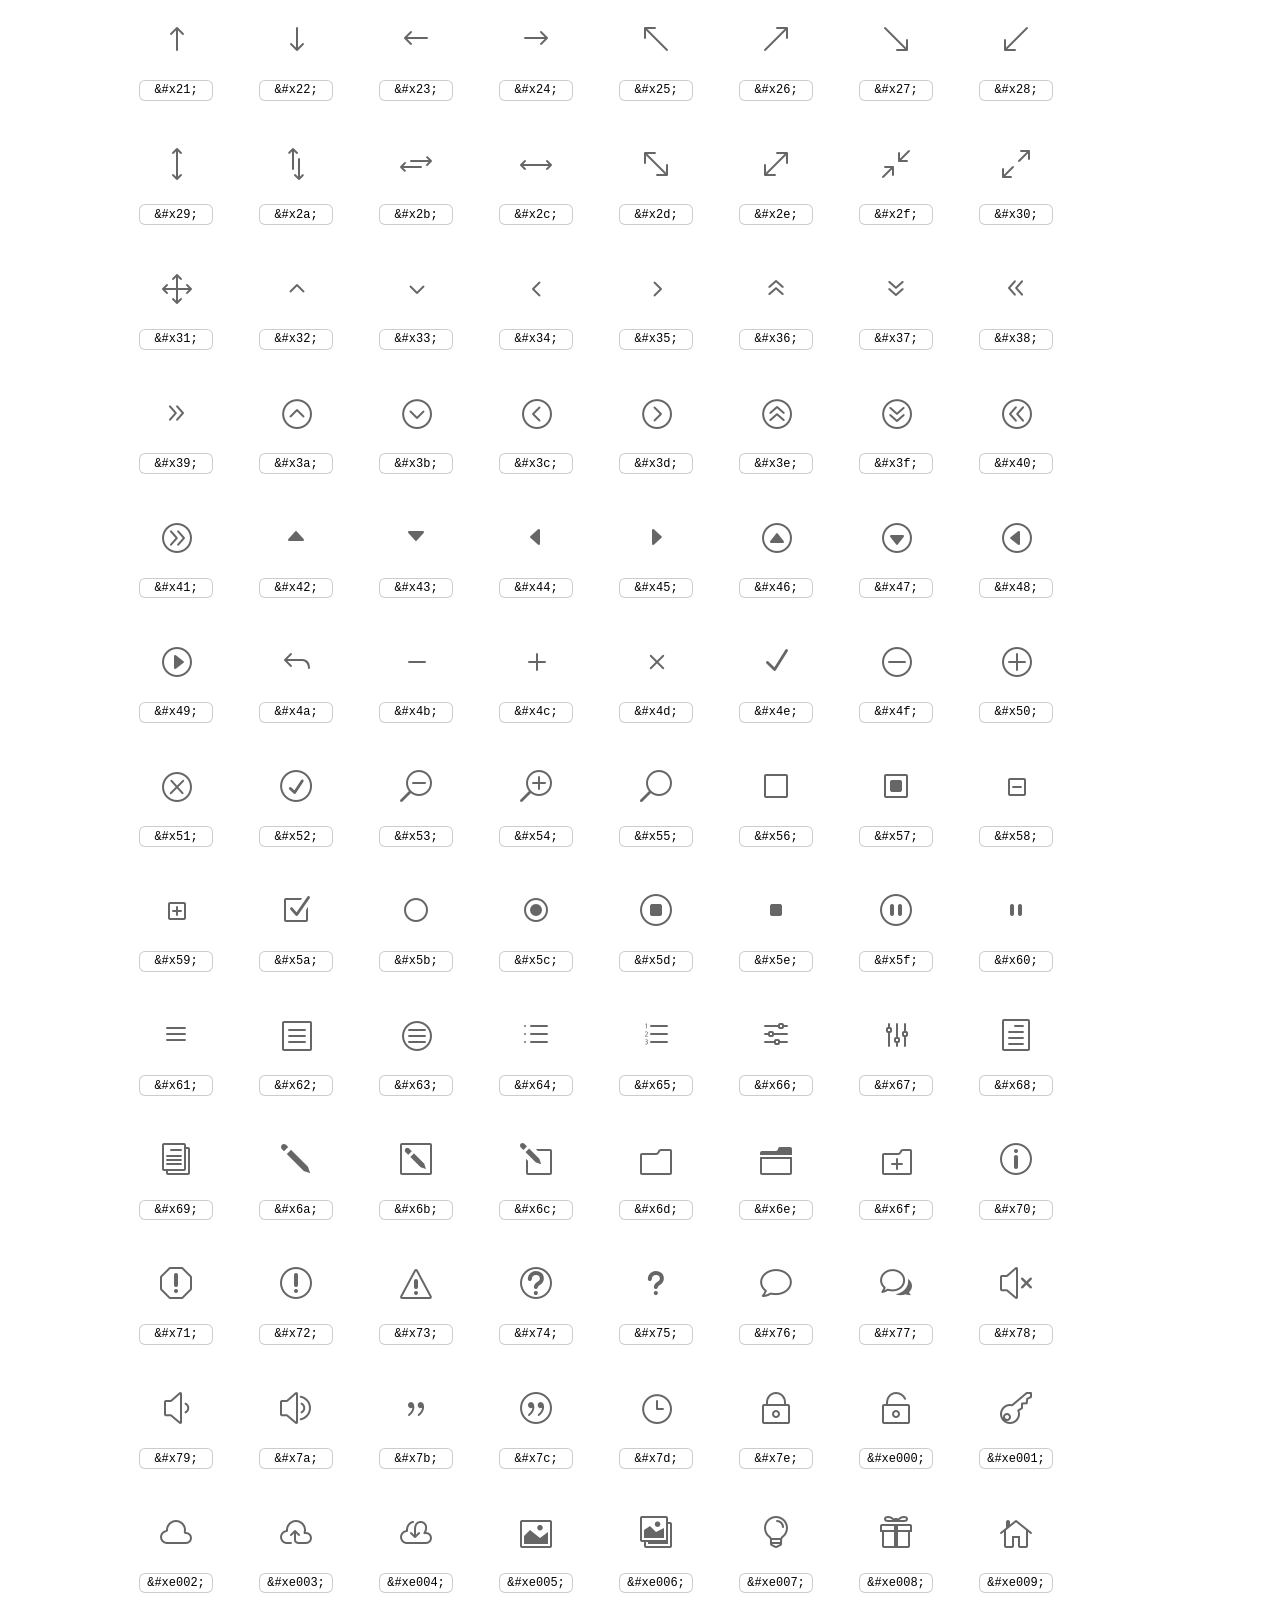
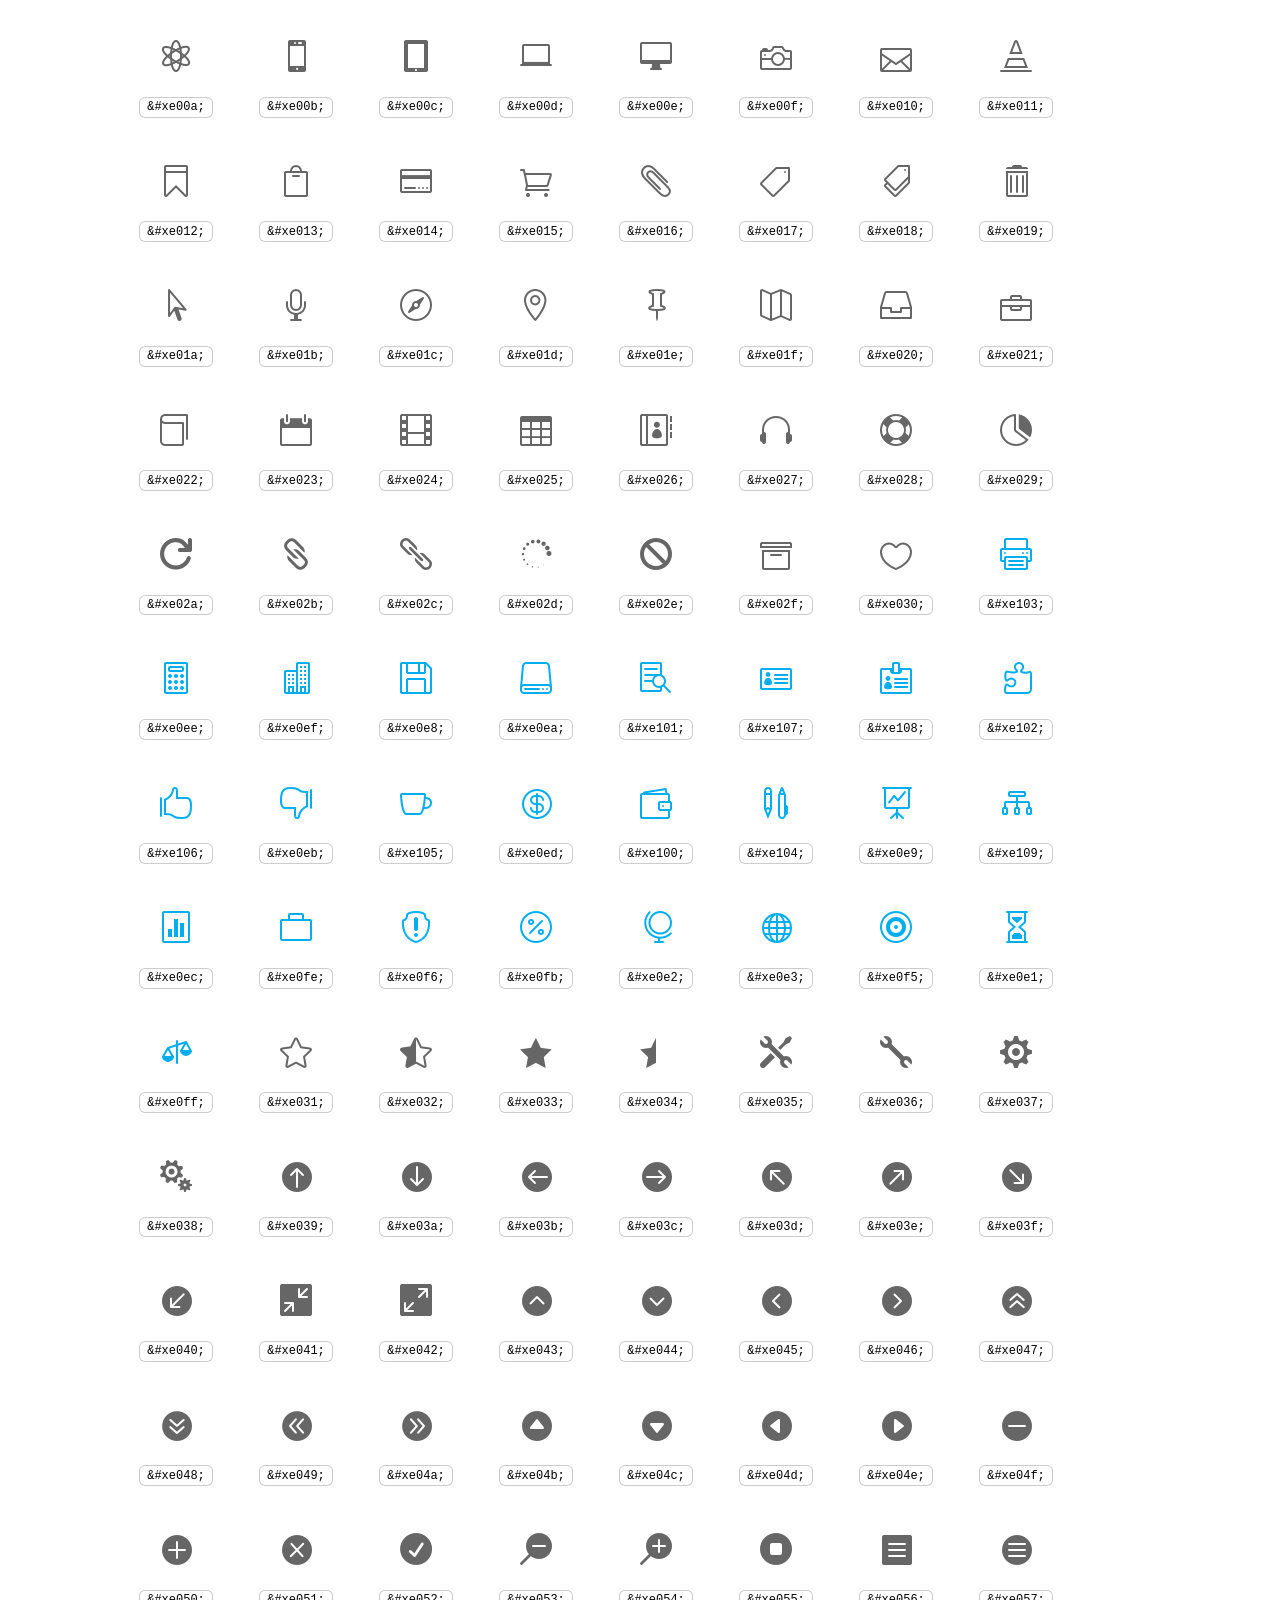
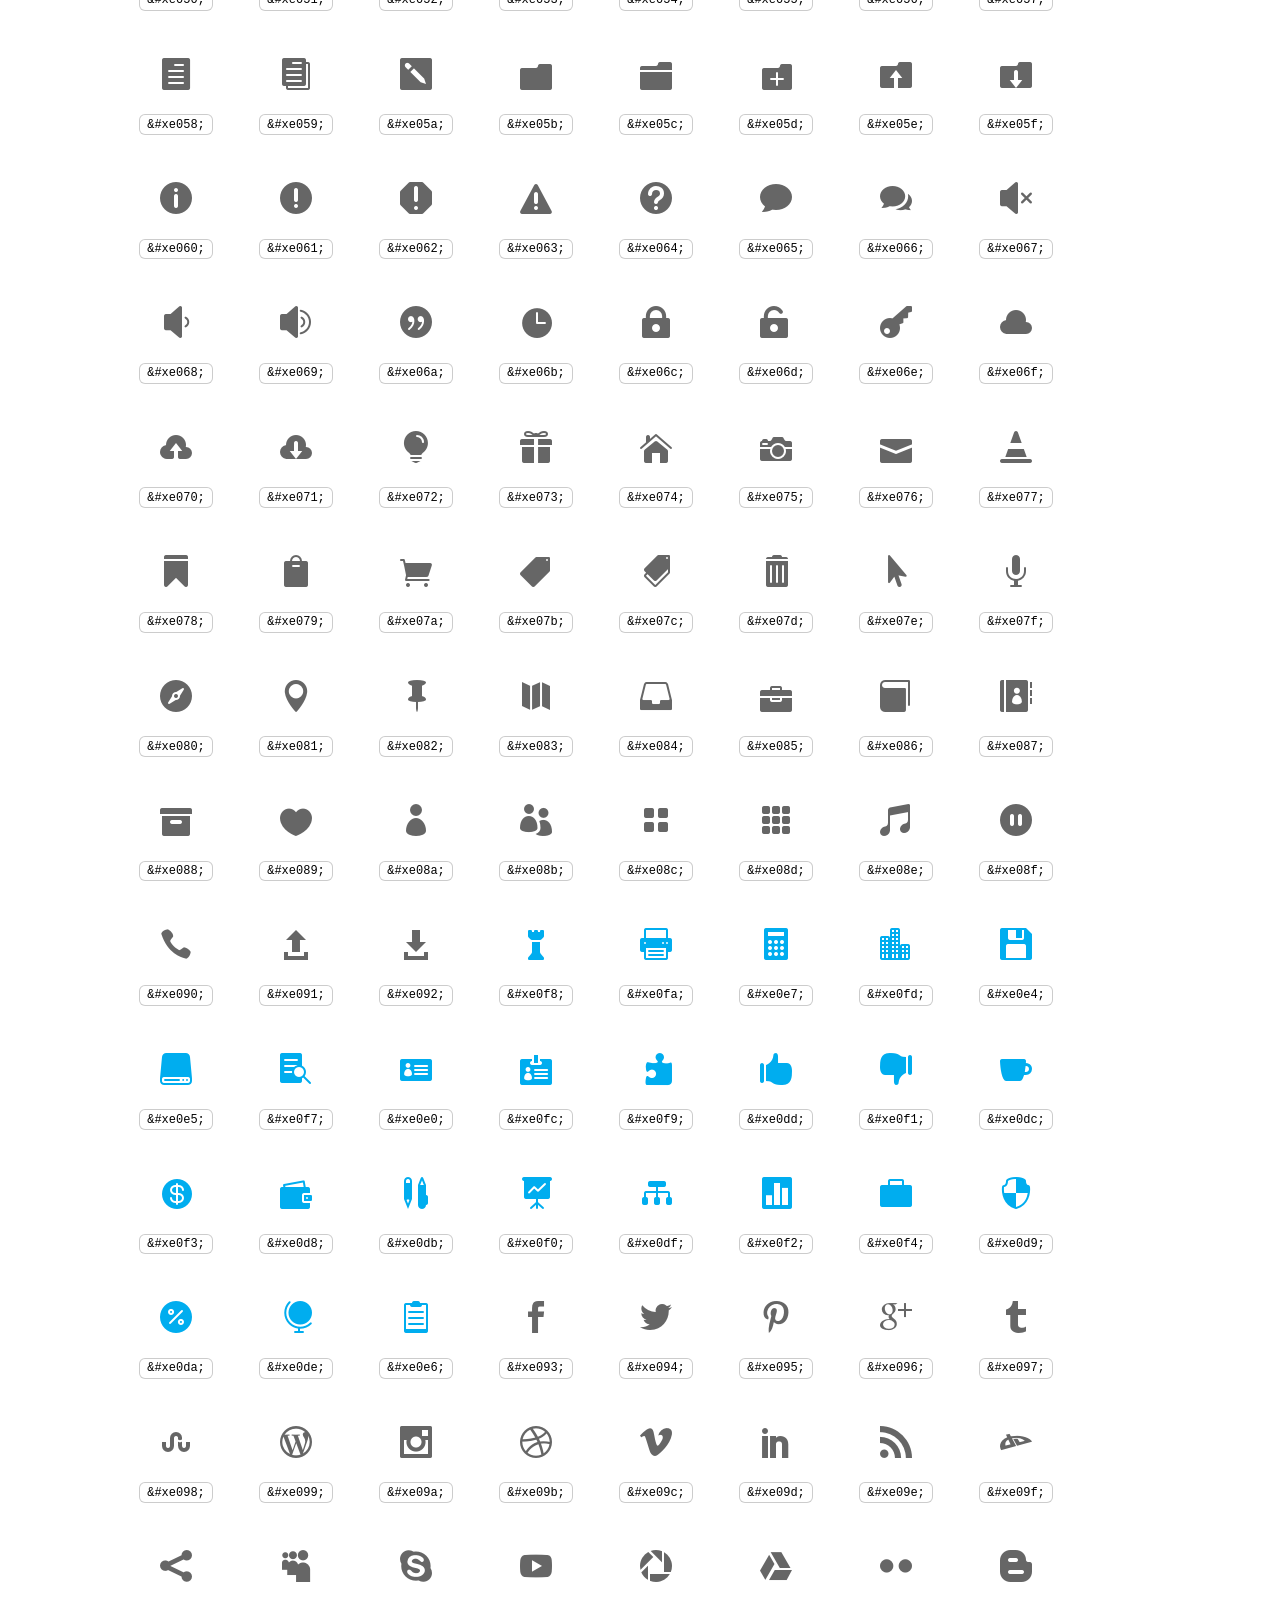
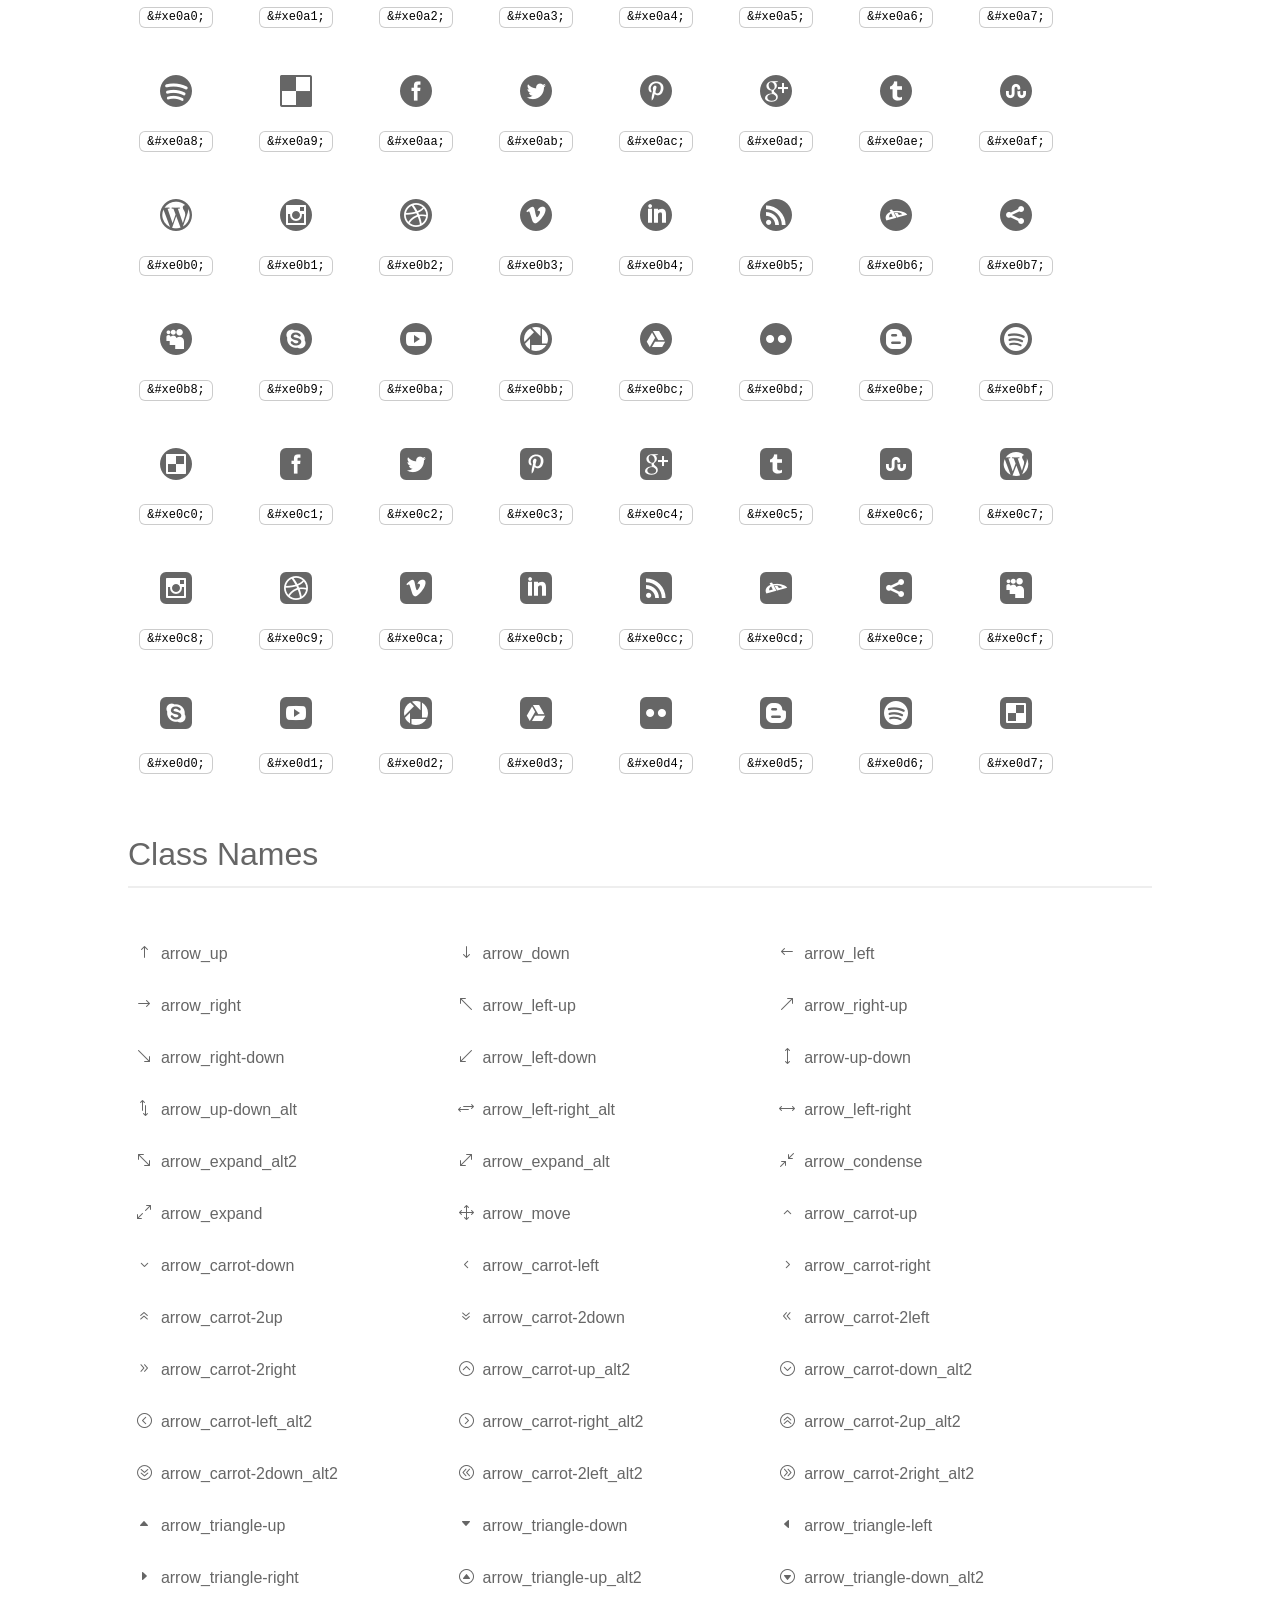
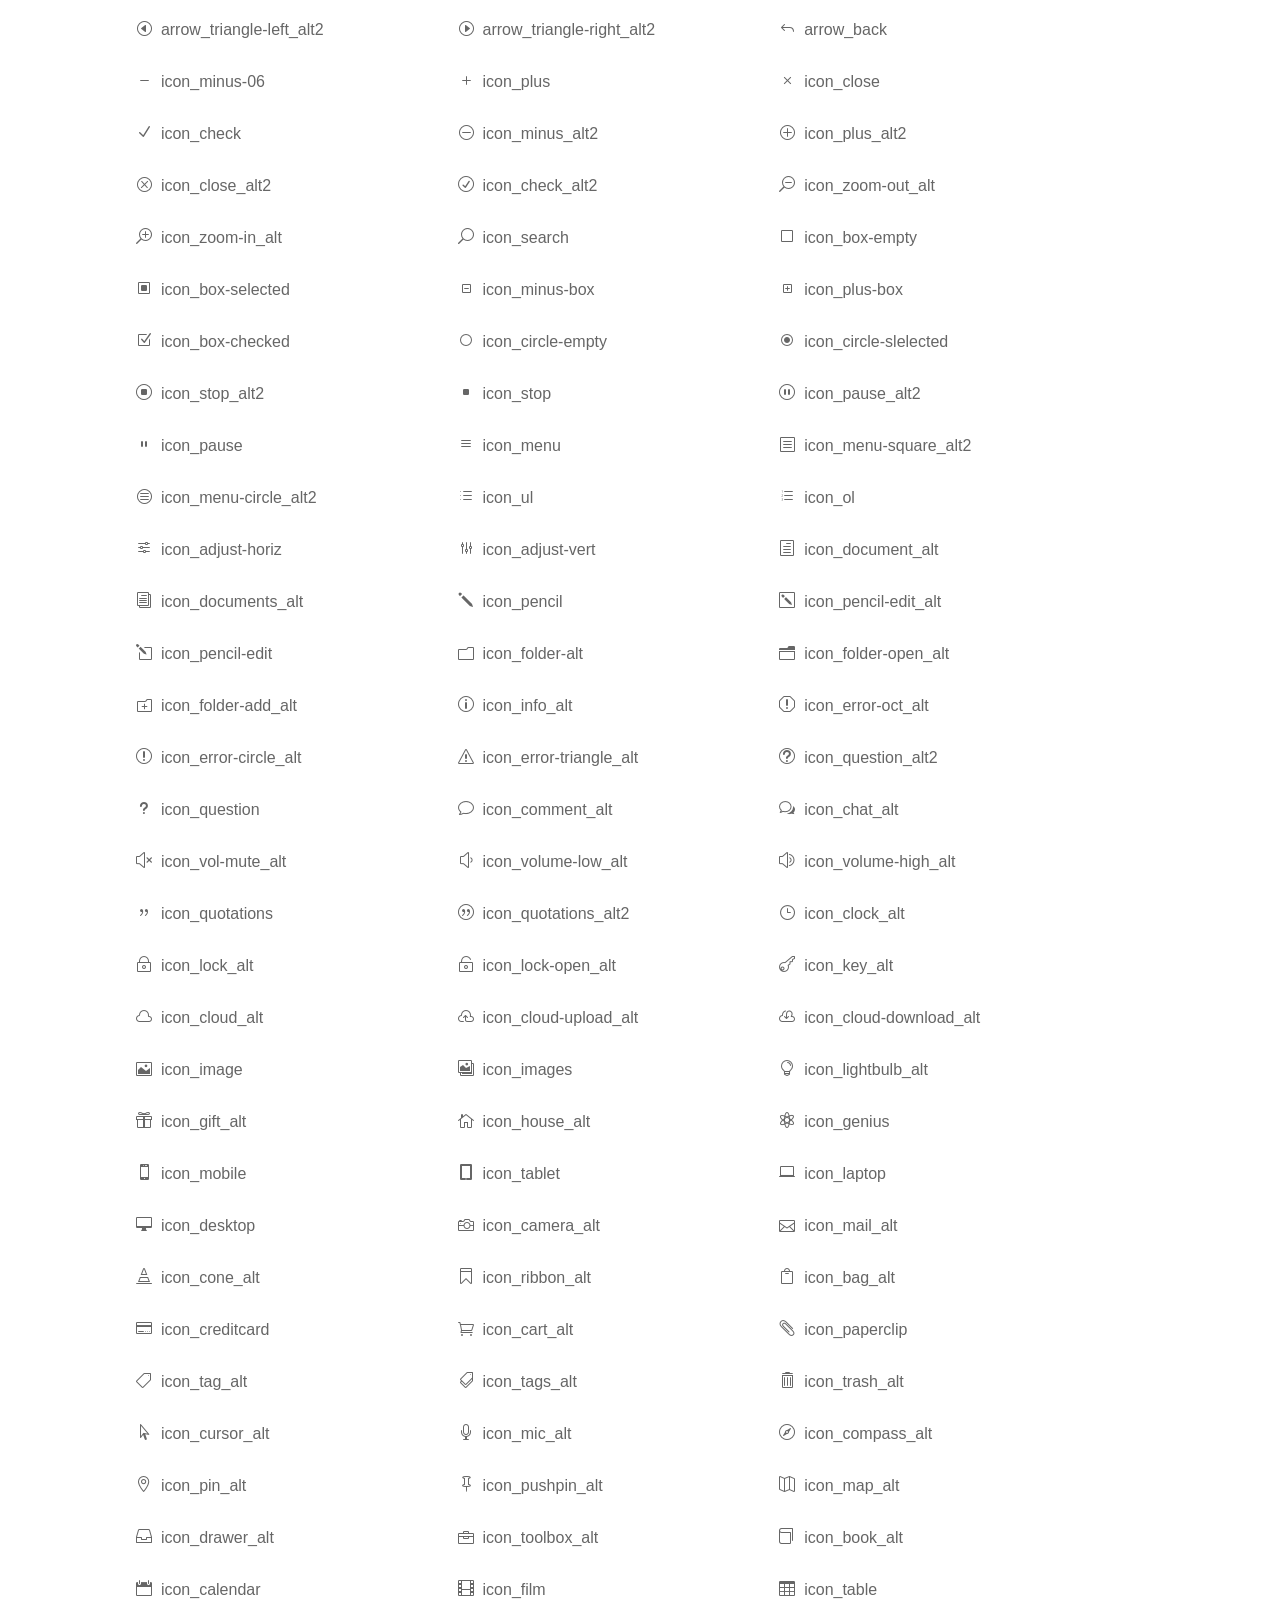
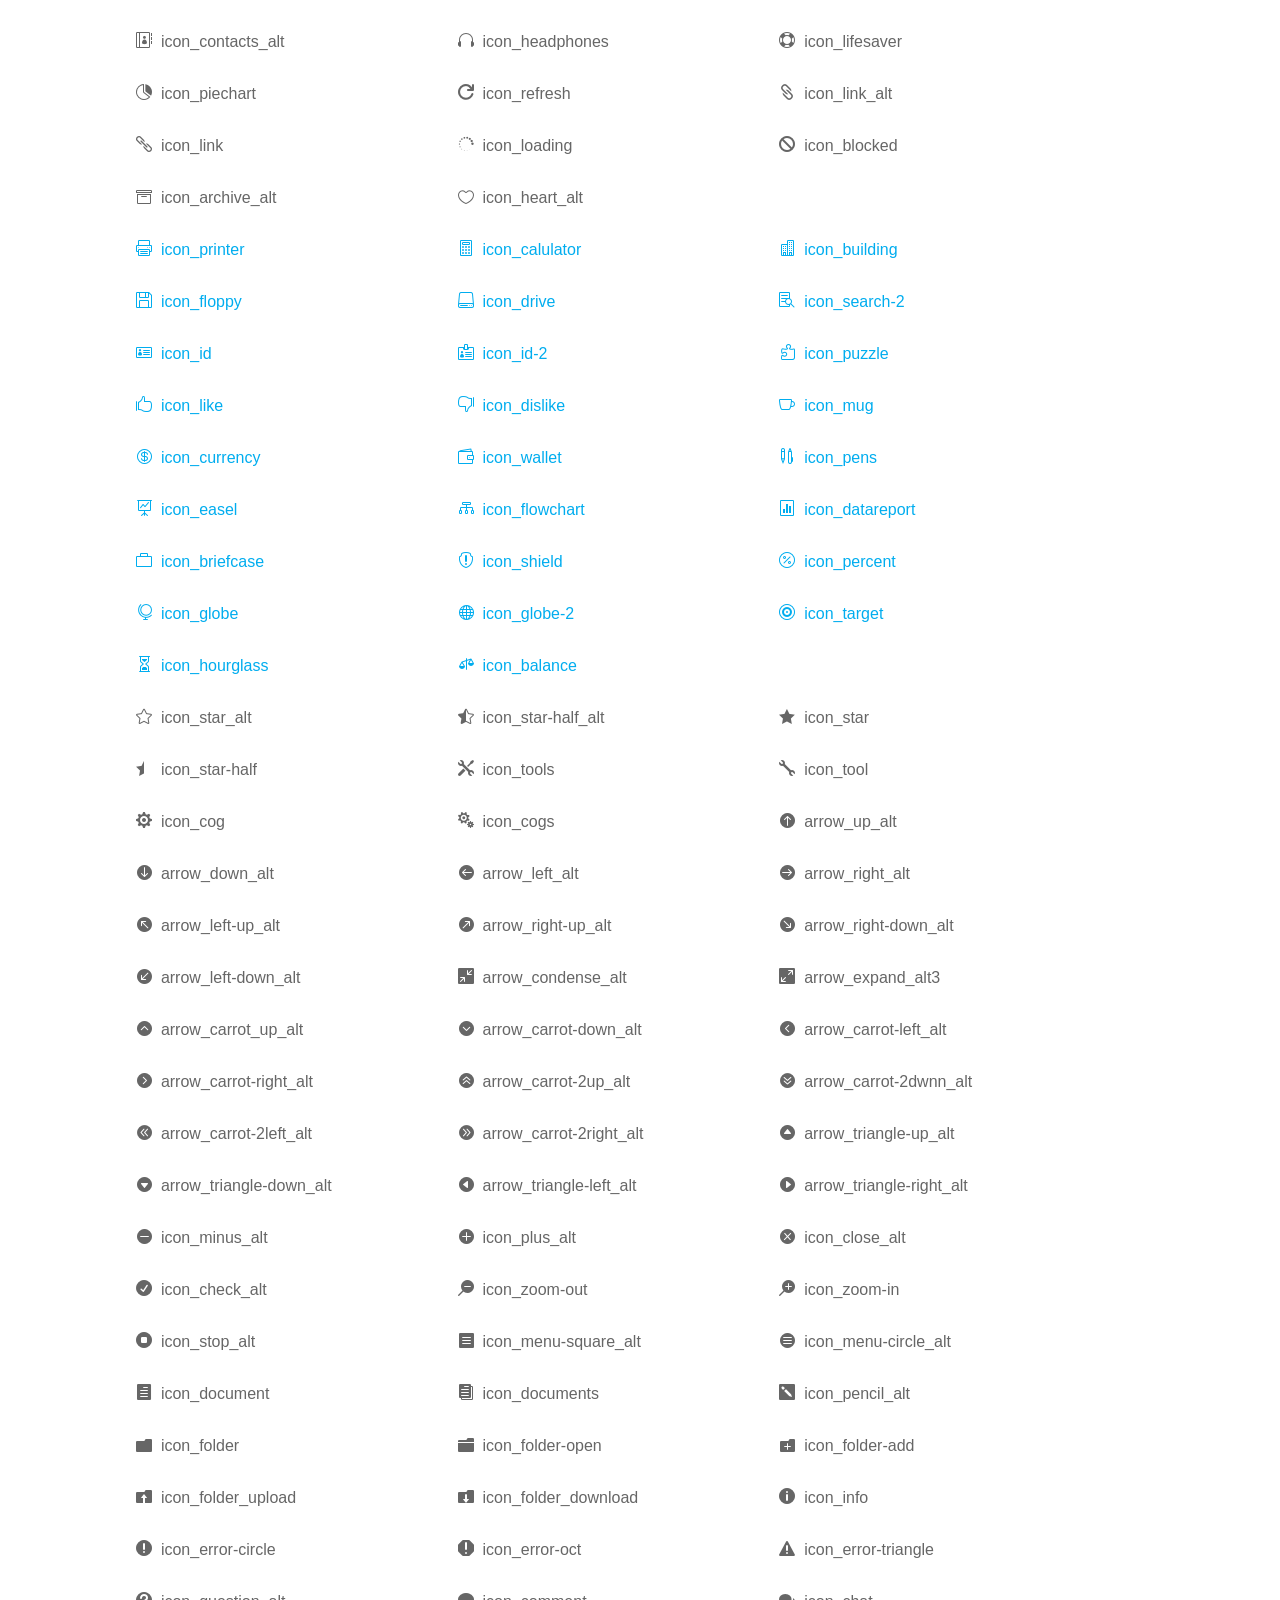
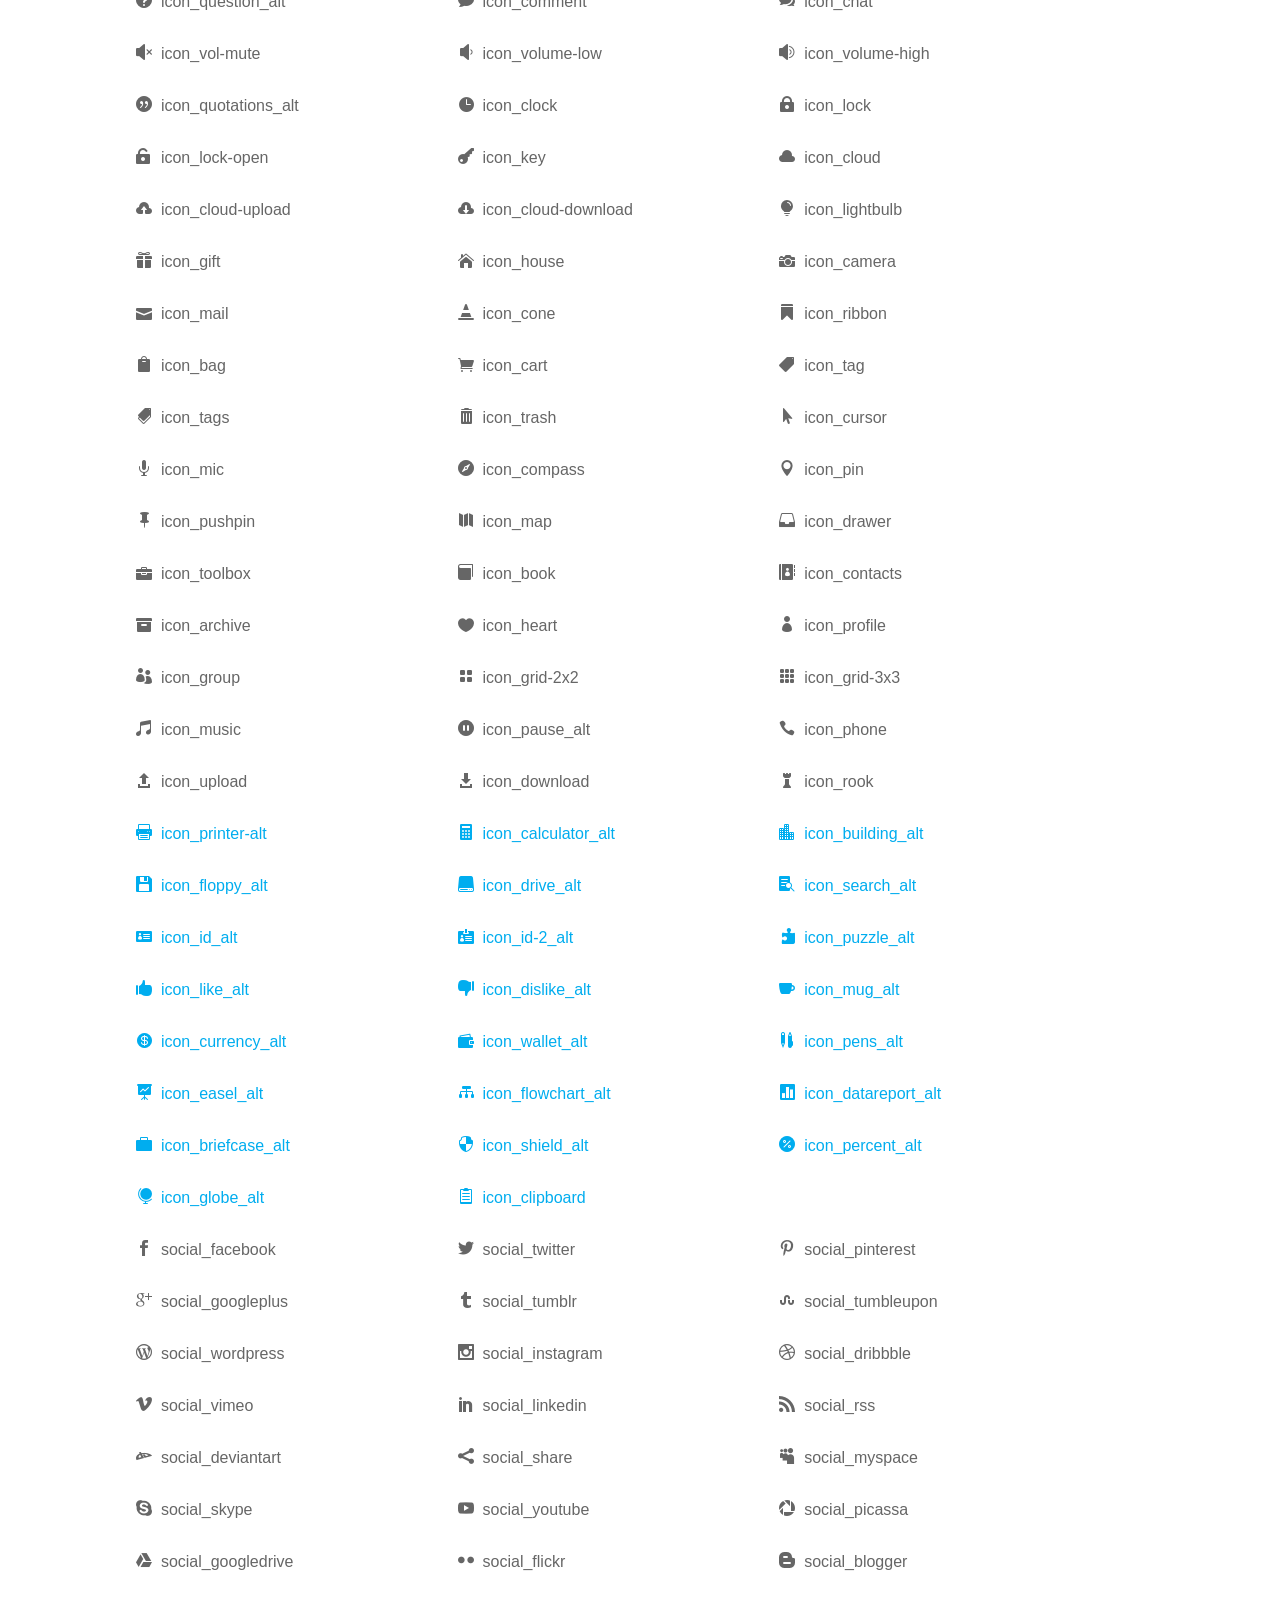
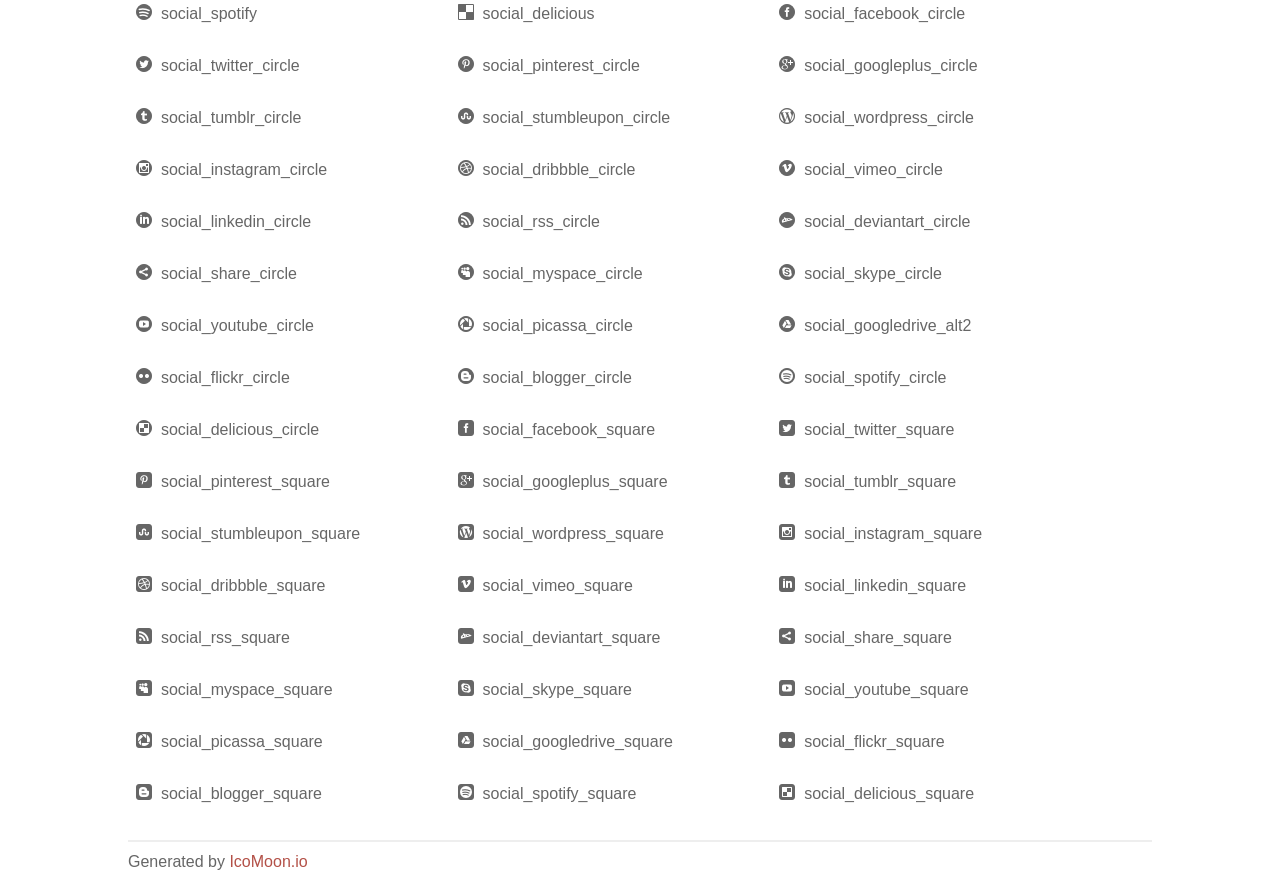
<file: src/assets/Source/elegant_font/HTML CSS/index.html>
<!doctype html>
<html>
<head>
<title>Your Font/Glyphs</title>
<link rel="stylesheet" href="style.css" />
<!--[if lte IE 7]><script src="lte-ie7.js"></script><![endif]-->
<style>
	section, header, footer {display: block;}
	body {
		font-family: sans-serif;
		color: #666;
		line-height: 1.5;
		font-size: 1em;
	}
	* {
		-moz-box-sizing: border-box;
		-webkit-box-sizing: border-box;
		box-sizing: border-box;
		margin: 0;
		padding: 0;
	}
	.glyph {
		float: left;
		text-align: center;
		padding: .75em;
		margin: .4em 1.5em .75em 0;
		width: 6em;
		text-shadow: none;
	}
	
	.glyph input {
		font-family: consolas, monospace;
		font-size: 12px;
		width: 100%;
		text-align: center;
		border: 0;
		box-shadow: 0 0 0 1px #ccc;
		padding: .2em;
                -moz-border-radius: 5px;
                -webkit-border-radius: 5px;
	}
	
	

	.new {
		color:#00adef !important;
	}

	
	.w-main {
		width: 80%;
	}
	.centered {
		margin-left: auto;
		margin-right: auto;
	}
	.fs1 {
		font-size: 2em;
	}
	header {
		margin: 2em 0;
		padding-bottom: .5em;
		color: #666;
		box-shadow: 0 2px #eee;
	}
	header h1 {
		font-size: 2em;
		font-weight: normal;
	}
	.clearfix:before, .clearfix:after { content: ""; display: table; }
	.clearfix:after, .clear { clear: both; }
	footer {
		margin-top: 2em;
		padding: .5em 0;
		box-shadow: 0 -2px #eee;
	}
	a, a:visited {
		color: #B35047;
		text-decoration: none;
	}
	a:hover, a:focus {color: #000;}
	
	.box1 {
		font-size: 16px;
		display: inline-block;
		width: 30%;
		padding: .25em .5em;
		margin: 20px 10px 0 0;
	}
</style>
</head>
<body>
	<div class="w-main centered">
	<section class="mtm clearfix" id="glyphs">
	<div class="glyph">
		<div class="fs1" aria-hidden="true" data-icon="&#x21;"></div>
		<input type="text" readonly value="&amp;#x21;" />
	</div>
	<div class="glyph">
		<div class="fs1" aria-hidden="true" data-icon="&#x22;"></div>
		<input type="text" readonly value="&amp;#x22;" />
	</div>
	<div class="glyph">
		<div class="fs1" aria-hidden="true" data-icon="&#x23;"></div>
		<input type="text" readonly value="&amp;#x23;" />
	</div>
	<div class="glyph">
		<div class="fs1" aria-hidden="true" data-icon="&#x24;"></div>
		<input type="text" readonly value="&amp;#x24;" />
	</div>
	<div class="glyph">
		<div class="fs1" aria-hidden="true" data-icon="&#x25;"></div>
		<input type="text" readonly value="&amp;#x25;" />
	</div>
	<div class="glyph">
		<div class="fs1" aria-hidden="true" data-icon="&#x26;"></div>
		<input type="text" readonly value="&amp;#x26;" />
	</div>
	<div class="glyph">
		<div class="fs1" aria-hidden="true" data-icon="&#x27;"></div>
		<input type="text" readonly value="&amp;#x27;" />
	</div>
	<div class="glyph">
		<div class="fs1" aria-hidden="true" data-icon="&#x28;"></div>
		<input type="text" readonly value="&amp;#x28;" />
	</div>
	<div class="glyph">
		<div class="fs1" aria-hidden="true" data-icon="&#x29;"></div>
		<input type="text" readonly value="&amp;#x29;" />
	</div>
	<div class="glyph">
		<div class="fs1" aria-hidden="true" data-icon="&#x2a;"></div>
		<input type="text" readonly value="&amp;#x2a;" />
	</div>
	<div class="glyph">
		<div class="fs1" aria-hidden="true" data-icon="&#x2b;"></div>
		<input type="text" readonly value="&amp;#x2b;" />
	</div>
	<div class="glyph">
		<div class="fs1" aria-hidden="true" data-icon="&#x2c;"></div>
		<input type="text" readonly value="&amp;#x2c;" />
	</div>
	<div class="glyph">
		<div class="fs1" aria-hidden="true" data-icon="&#x2d;"></div>
		<input type="text" readonly value="&amp;#x2d;" />
	</div>
	<div class="glyph">
		<div class="fs1" aria-hidden="true" data-icon="&#x2e;"></div>
		<input type="text" readonly value="&amp;#x2e;" />
	</div>
	<div class="glyph">
		<div class="fs1" aria-hidden="true" data-icon="&#x2f;"></div>
		<input type="text" readonly value="&amp;#x2f;" />
	</div>
	<div class="glyph">
		<div class="fs1" aria-hidden="true" data-icon="&#x30;"></div>
		<input type="text" readonly value="&amp;#x30;" />
	</div>
	<div class="glyph">
		<div class="fs1" aria-hidden="true" data-icon="&#x31;"></div>
		<input type="text" readonly value="&amp;#x31;" />
	</div>
	<div class="glyph">
		<div class="fs1" aria-hidden="true" data-icon="&#x32;"></div>
		<input type="text" readonly value="&amp;#x32;" />
	</div>
	<div class="glyph">
		<div class="fs1" aria-hidden="true" data-icon="&#x33;"></div>
		<input type="text" readonly value="&amp;#x33;" />
	</div>
	<div class="glyph">
		<div class="fs1" aria-hidden="true" data-icon="&#x34;"></div>
		<input type="text" readonly value="&amp;#x34;" />
	</div>
	<div class="glyph">
		<div class="fs1" aria-hidden="true" data-icon="&#x35;"></div>
		<input type="text" readonly value="&amp;#x35;" />
	</div>
	<div class="glyph">
		<div class="fs1" aria-hidden="true" data-icon="&#x36;"></div>
		<input type="text" readonly value="&amp;#x36;" />
	</div>
	<div class="glyph">
		<div class="fs1" aria-hidden="true" data-icon="&#x37;"></div>
		<input type="text" readonly value="&amp;#x37;" />
	</div>
	<div class="glyph">
		<div class="fs1" aria-hidden="true" data-icon="&#x38;"></div>
		<input type="text" readonly value="&amp;#x38;" />
	</div>
	<div class="glyph">
		<div class="fs1" aria-hidden="true" data-icon="&#x39;"></div>
		<input type="text" readonly value="&amp;#x39;" />
	</div>
	<div class="glyph">
		<div class="fs1" aria-hidden="true" data-icon="&#x3a;"></div>
		<input type="text" readonly value="&amp;#x3a;" />
	</div>
	<div class="glyph">
		<div class="fs1" aria-hidden="true" data-icon="&#x3b;"></div>
		<input type="text" readonly value="&amp;#x3b;" />
	</div>
	<div class="glyph">
		<div class="fs1" aria-hidden="true" data-icon="&#x3c;"></div>
		<input type="text" readonly value="&amp;#x3c;" />
	</div>
	<div class="glyph">
		<div class="fs1" aria-hidden="true" data-icon="&#x3d;"></div>
		<input type="text" readonly value="&amp;#x3d;" />
	</div>
	<div class="glyph">
		<div class="fs1" aria-hidden="true" data-icon="&#x3e;"></div>
		<input type="text" readonly value="&amp;#x3e;" />
	</div>
	<div class="glyph">
		<div class="fs1" aria-hidden="true" data-icon="&#x3f;"></div>
		<input type="text" readonly value="&amp;#x3f;" />
	</div>
	<div class="glyph">
		<div class="fs1" aria-hidden="true" data-icon="&#x40;"></div>
		<input type="text" readonly value="&amp;#x40;" />
	</div>
	<div class="glyph">
		<div class="fs1" aria-hidden="true" data-icon="&#x41;"></div>
		<input type="text" readonly value="&amp;#x41;" />
	</div>
	<div class="glyph">
		<div class="fs1" aria-hidden="true" data-icon="&#x42;"></div>
		<input type="text" readonly value="&amp;#x42;" />
	</div>
	<div class="glyph">
		<div class="fs1" aria-hidden="true" data-icon="&#x43;"></div>
		<input type="text" readonly value="&amp;#x43;" />
	</div>
	<div class="glyph">
		<div class="fs1" aria-hidden="true" data-icon="&#x44;"></div>
		<input type="text" readonly value="&amp;#x44;" />
	</div>
	<div class="glyph">
		<div class="fs1" aria-hidden="true" data-icon="&#x45;"></div>
		<input type="text" readonly value="&amp;#x45;" />
	</div>
	<div class="glyph">
		<div class="fs1" aria-hidden="true" data-icon="&#x46;"></div>
		<input type="text" readonly value="&amp;#x46;" />
	</div>
	<div class="glyph">
		<div class="fs1" aria-hidden="true" data-icon="&#x47;"></div>
		<input type="text" readonly value="&amp;#x47;" />
	</div>
	<div class="glyph">
		<div class="fs1" aria-hidden="true" data-icon="&#x48;"></div>
		<input type="text" readonly value="&amp;#x48;" />
	</div>
	<div class="glyph">
		<div class="fs1" aria-hidden="true" data-icon="&#x49;"></div>
		<input type="text" readonly value="&amp;#x49;" />
	</div>
	<div class="glyph">
		<div class="fs1" aria-hidden="true" data-icon="&#x4a;"></div>
		<input type="text" readonly value="&amp;#x4a;" />
	</div>
	<div class="glyph">
		<div class="fs1" aria-hidden="true" data-icon="&#x4b;"></div>
		<input type="text" readonly value="&amp;#x4b;" />
	</div>
	<div class="glyph">
		<div class="fs1" aria-hidden="true" data-icon="&#x4c;"></div>
		<input type="text" readonly value="&amp;#x4c;" />
	</div>
	<div class="glyph">
		<div class="fs1" aria-hidden="true" data-icon="&#x4d;"></div>
		<input type="text" readonly value="&amp;#x4d;" />
	</div>
	<div class="glyph">
		<div class="fs1" aria-hidden="true" data-icon="&#x4e;"></div>
		<input type="text" readonly value="&amp;#x4e;" />
	</div>
	<div class="glyph">
		<div class="fs1" aria-hidden="true" data-icon="&#x4f;"></div>
		<input type="text" readonly value="&amp;#x4f;" />
	</div>
	<div class="glyph">
		<div class="fs1" aria-hidden="true" data-icon="&#x50;"></div>
		<input type="text" readonly value="&amp;#x50;" />
	</div>
	<div class="glyph">
		<div class="fs1" aria-hidden="true" data-icon="&#x51;"></div>
		<input type="text" readonly value="&amp;#x51;" />
	</div>
	<div class="glyph">
		<div class="fs1" aria-hidden="true" data-icon="&#x52;"></div>
		<input type="text" readonly value="&amp;#x52;" />
	</div>
	<div class="glyph">
		<div class="fs1" aria-hidden="true" data-icon="&#x53;"></div>
		<input type="text" readonly value="&amp;#x53;" />
	</div>
	<div class="glyph">
		<div class="fs1" aria-hidden="true" data-icon="&#x54;"></div>
		<input type="text" readonly value="&amp;#x54;" />
	</div>
	<div class="glyph">
		<div class="fs1" aria-hidden="true" data-icon="&#x55;"></div>
		<input type="text" readonly value="&amp;#x55;" />
	</div>
	<div class="glyph">
		<div class="fs1" aria-hidden="true" data-icon="&#x56;"></div>
		<input type="text" readonly value="&amp;#x56;" />
	</div>
	<div class="glyph">
		<div class="fs1" aria-hidden="true" data-icon="&#x57;"></div>
		<input type="text" readonly value="&amp;#x57;" />
	</div>
	<div class="glyph">
		<div class="fs1" aria-hidden="true" data-icon="&#x58;"></div>
		<input type="text" readonly value="&amp;#x58;" />
	</div>
	<div class="glyph">
		<div class="fs1" aria-hidden="true" data-icon="&#x59;"></div>
		<input type="text" readonly value="&amp;#x59;" />
	</div>
	<div class="glyph">
		<div class="fs1" aria-hidden="true" data-icon="&#x5a;"></div>
		<input type="text" readonly value="&amp;#x5a;" />
	</div>
	<div class="glyph">
		<div class="fs1" aria-hidden="true" data-icon="&#x5b;"></div>
		<input type="text" readonly value="&amp;#x5b;" />
	</div>
	<div class="glyph">
		<div class="fs1" aria-hidden="true" data-icon="&#x5c;"></div>
		<input type="text" readonly value="&amp;#x5c;" />
	</div>
	<div class="glyph">
		<div class="fs1" aria-hidden="true" data-icon="&#x5d;"></div>
		<input type="text" readonly value="&amp;#x5d;" />
	</div>
	<div class="glyph">
		<div class="fs1" aria-hidden="true" data-icon="&#x5e;"></div>
		<input type="text" readonly value="&amp;#x5e;" />
	</div>
	<div class="glyph">
		<div class="fs1" aria-hidden="true" data-icon="&#x5f;"></div>
		<input type="text" readonly value="&amp;#x5f;" />
	</div>
	<div class="glyph">
		<div class="fs1" aria-hidden="true" data-icon="&#x60;"></div>
		<input type="text" readonly value="&amp;#x60;" />
	</div>
	<div class="glyph">
		<div class="fs1" aria-hidden="true" data-icon="&#x61;"></div>
		<input type="text" readonly value="&amp;#x61;" />
	</div>
	<div class="glyph">
		<div class="fs1" aria-hidden="true" data-icon="&#x62;"></div>
		<input type="text" readonly value="&amp;#x62;" />
	</div>
	<div class="glyph">
		<div class="fs1" aria-hidden="true" data-icon="&#x63;"></div>
		<input type="text" readonly value="&amp;#x63;" />
	</div>
	<div class="glyph">
		<div class="fs1" aria-hidden="true" data-icon="&#x64;"></div>
		<input type="text" readonly value="&amp;#x64;" />
	</div>
	<div class="glyph">
		<div class="fs1" aria-hidden="true" data-icon="&#x65;"></div>
		<input type="text" readonly value="&amp;#x65;" />
	</div>
	<div class="glyph">
		<div class="fs1" aria-hidden="true" data-icon="&#x66;"></div>
		<input type="text" readonly value="&amp;#x66;" />
	</div>
	<div class="glyph">
		<div class="fs1" aria-hidden="true" data-icon="&#x67;"></div>
		<input type="text" readonly value="&amp;#x67;" />
	</div>
	<div class="glyph">
		<div class="fs1" aria-hidden="true" data-icon="&#x68;"></div>
		<input type="text" readonly value="&amp;#x68;" />
	</div>
	<div class="glyph">
		<div class="fs1" aria-hidden="true" data-icon="&#x69;"></div>
		<input type="text" readonly value="&amp;#x69;" />
	</div>
	<div class="glyph">
		<div class="fs1" aria-hidden="true" data-icon="&#x6a;"></div>
		<input type="text" readonly value="&amp;#x6a;" />
	</div>
	<div class="glyph">
		<div class="fs1" aria-hidden="true" data-icon="&#x6b;"></div>
		<input type="text" readonly value="&amp;#x6b;" />
	</div>
	<div class="glyph">
		<div class="fs1" aria-hidden="true" data-icon="&#x6c;"></div>
		<input type="text" readonly value="&amp;#x6c;" />
	</div>
	<div class="glyph">
		<div class="fs1" aria-hidden="true" data-icon="&#x6d;"></div>
		<input type="text" readonly value="&amp;#x6d;" />
	</div>
	<div class="glyph">
		<div class="fs1" aria-hidden="true" data-icon="&#x6e;"></div>
		<input type="text" readonly value="&amp;#x6e;" />
	</div>
	<div class="glyph">
		<div class="fs1" aria-hidden="true" data-icon="&#x6f;"></div>
		<input type="text" readonly value="&amp;#x6f;" />
	</div>
	<div class="glyph">
		<div class="fs1" aria-hidden="true" data-icon="&#x70;"></div>
		<input type="text" readonly value="&amp;#x70;" />
	</div>
	<div class="glyph">
		<div class="fs1" aria-hidden="true" data-icon="&#x71;"></div>
		<input type="text" readonly value="&amp;#x71;" />
	</div>
	<div class="glyph">
		<div class="fs1" aria-hidden="true" data-icon="&#x72;"></div>
		<input type="text" readonly value="&amp;#x72;" />
	</div>
	<div class="glyph">
		<div class="fs1" aria-hidden="true" data-icon="&#x73;"></div>
		<input type="text" readonly value="&amp;#x73;" />
	</div>
	<div class="glyph">
		<div class="fs1" aria-hidden="true" data-icon="&#x74;"></div>
		<input type="text" readonly value="&amp;#x74;" />
	</div>
	<div class="glyph">
		<div class="fs1" aria-hidden="true" data-icon="&#x75;"></div>
		<input type="text" readonly value="&amp;#x75;" />
	</div>
	<div class="glyph">
		<div class="fs1" aria-hidden="true" data-icon="&#x76;"></div>
		<input type="text" readonly value="&amp;#x76;" />
	</div>
	<div class="glyph">
		<div class="fs1" aria-hidden="true" data-icon="&#x77;"></div>
		<input type="text" readonly value="&amp;#x77;" />
	</div>
	<div class="glyph">
		<div class="fs1" aria-hidden="true" data-icon="&#x78;"></div>
		<input type="text" readonly value="&amp;#x78;" />
	</div>
	<div class="glyph">
		<div class="fs1" aria-hidden="true" data-icon="&#x79;"></div>
		<input type="text" readonly value="&amp;#x79;" />
	</div>
	<div class="glyph">
		<div class="fs1" aria-hidden="true" data-icon="&#x7a;"></div>
		<input type="text" readonly value="&amp;#x7a;" />
	</div>
	<div class="glyph">
		<div class="fs1" aria-hidden="true" data-icon="&#x7b;"></div>
		<input type="text" readonly value="&amp;#x7b;" />
	</div>
	<div class="glyph">
		<div class="fs1" aria-hidden="true" data-icon="&#x7c;"></div>
		<input type="text" readonly value="&amp;#x7c;" />
	</div>
	<div class="glyph">
		<div class="fs1" aria-hidden="true" data-icon="&#x7d;"></div>
		<input type="text" readonly value="&amp;#x7d;" />
	</div>
	<div class="glyph">
		<div class="fs1" aria-hidden="true" data-icon="&#x7e;"></div>
		<input type="text" readonly value="&amp;#x7e;" />
	</div>
	<div class="glyph">
		<div class="fs1" aria-hidden="true" data-icon="&#xe000;"></div>
		<input type="text" readonly value="&amp;#xe000;" />
	</div>
	<div class="glyph">
		<div class="fs1" aria-hidden="true" data-icon="&#xe001;"></div>
		<input type="text" readonly value="&amp;#xe001;" />
	</div>
	<div class="glyph">
		<div class="fs1" aria-hidden="true" data-icon="&#xe002;"></div>
		<input type="text" readonly value="&amp;#xe002;" />
	</div>
	<div class="glyph">
		<div class="fs1" aria-hidden="true" data-icon="&#xe003;"></div>
		<input type="text" readonly value="&amp;#xe003;" />
	</div>
	<div class="glyph">
		<div class="fs1" aria-hidden="true" data-icon="&#xe004;"></div>
		<input type="text" readonly value="&amp;#xe004;" />
	</div>
	<div class="glyph">
		<div class="fs1" aria-hidden="true" data-icon="&#xe005;"></div>
		<input type="text" readonly value="&amp;#xe005;" />
	</div>
	<div class="glyph">
		<div class="fs1" aria-hidden="true" data-icon="&#xe006;"></div>
		<input type="text" readonly value="&amp;#xe006;" />
	</div>
	<div class="glyph">
		<div class="fs1" aria-hidden="true" data-icon="&#xe007;"></div>
		<input type="text" readonly value="&amp;#xe007;" />
	</div>
	<div class="glyph">
		<div class="fs1" aria-hidden="true" data-icon="&#xe008;"></div>
		<input type="text" readonly value="&amp;#xe008;" />
	</div>
	<div class="glyph">
		<div class="fs1" aria-hidden="true" data-icon="&#xe009;"></div>
		<input type="text" readonly value="&amp;#xe009;" />
	</div>
	<div class="glyph">
		<div class="fs1" aria-hidden="true" data-icon="&#xe00a;"></div>
		<input type="text" readonly value="&amp;#xe00a;" />
	</div>
	<div class="glyph">
		<div class="fs1" aria-hidden="true" data-icon="&#xe00b;"></div>
		<input type="text" readonly value="&amp;#xe00b;" />
	</div>
	<div class="glyph">
		<div class="fs1" aria-hidden="true" data-icon="&#xe00c;"></div>
		<input type="text" readonly value="&amp;#xe00c;" />
	</div>
	<div class="glyph">
		<div class="fs1" aria-hidden="true" data-icon="&#xe00d;"></div>
		<input type="text" readonly value="&amp;#xe00d;" />
	</div>
	<div class="glyph">
		<div class="fs1" aria-hidden="true" data-icon="&#xe00e;"></div>
		<input type="text" readonly value="&amp;#xe00e;" />
	</div>
	<div class="glyph">
		<div class="fs1" aria-hidden="true" data-icon="&#xe00f;"></div>
		<input type="text" readonly value="&amp;#xe00f;" />
	</div>
	<div class="glyph">
		<div class="fs1" aria-hidden="true" data-icon="&#xe010;"></div>
		<input type="text" readonly value="&amp;#xe010;" />
	</div>
	<div class="glyph">
		<div class="fs1" aria-hidden="true" data-icon="&#xe011;"></div>
		<input type="text" readonly value="&amp;#xe011;" />
	</div>
	<div class="glyph">
		<div class="fs1" aria-hidden="true" data-icon="&#xe012;"></div>
		<input type="text" readonly value="&amp;#xe012;" />
	</div>
	<div class="glyph">
		<div class="fs1" aria-hidden="true" data-icon="&#xe013;"></div>
		<input type="text" readonly value="&amp;#xe013;" />
	</div>
	<div class="glyph">
		<div class="fs1" aria-hidden="true" data-icon="&#xe014;"></div>
		<input type="text" readonly value="&amp;#xe014;" />
	</div>
	<div class="glyph">
		<div class="fs1" aria-hidden="true" data-icon="&#xe015;"></div>
		<input type="text" readonly value="&amp;#xe015;" />
	</div>
	<div class="glyph">
		<div class="fs1" aria-hidden="true" data-icon="&#xe016;"></div>
		<input type="text" readonly value="&amp;#xe016;" />
	</div>
	<div class="glyph">
		<div class="fs1" aria-hidden="true" data-icon="&#xe017;"></div>
		<input type="text" readonly value="&amp;#xe017;" />
	</div>
	<div class="glyph">
		<div class="fs1" aria-hidden="true" data-icon="&#xe018;"></div>
		<input type="text" readonly value="&amp;#xe018;" />
	</div>
	<div class="glyph">
		<div class="fs1" aria-hidden="true" data-icon="&#xe019;"></div>
		<input type="text" readonly value="&amp;#xe019;" />
	</div>
	<div class="glyph">
		<div class="fs1" aria-hidden="true" data-icon="&#xe01a;"></div>
		<input type="text" readonly value="&amp;#xe01a;" />
	</div>
	<div class="glyph">
		<div class="fs1" aria-hidden="true" data-icon="&#xe01b;"></div>
		<input type="text" readonly value="&amp;#xe01b;" />
	</div>
	<div class="glyph">
		<div class="fs1" aria-hidden="true" data-icon="&#xe01c;"></div>
		<input type="text" readonly value="&amp;#xe01c;" />
	</div>
	<div class="glyph">
		<div class="fs1" aria-hidden="true" data-icon="&#xe01d;"></div>
		<input type="text" readonly value="&amp;#xe01d;" />
	</div>
	<div class="glyph">
		<div class="fs1" aria-hidden="true" data-icon="&#xe01e;"></div>
		<input type="text" readonly value="&amp;#xe01e;" />
	</div>
	<div class="glyph">
		<div class="fs1" aria-hidden="true" data-icon="&#xe01f;"></div>
		<input type="text" readonly value="&amp;#xe01f;" />
	</div>
	<div class="glyph">
		<div class="fs1" aria-hidden="true" data-icon="&#xe020;"></div>
		<input type="text" readonly value="&amp;#xe020;" />
	</div>
	<div class="glyph">
		<div class="fs1" aria-hidden="true" data-icon="&#xe021;"></div>
		<input type="text" readonly value="&amp;#xe021;" />
	</div>
	<div class="glyph">
		<div class="fs1" aria-hidden="true" data-icon="&#xe022;"></div>
		<input type="text" readonly value="&amp;#xe022;" />
	</div>
	<div class="glyph">
		<div class="fs1" aria-hidden="true" data-icon="&#xe023;"></div>
		<input type="text" readonly value="&amp;#xe023;" />
	</div>
	<div class="glyph">
		<div class="fs1" aria-hidden="true" data-icon="&#xe024;"></div>
		<input type="text" readonly value="&amp;#xe024;" />
	</div>
	<div class="glyph">
		<div class="fs1" aria-hidden="true" data-icon="&#xe025;"></div>
		<input type="text" readonly value="&amp;#xe025;" />
	</div>
	<div class="glyph">
		<div class="fs1" aria-hidden="true" data-icon="&#xe026;"></div>
		<input type="text" readonly value="&amp;#xe026;" />
	</div>
	<div class="glyph">
		<div class="fs1" aria-hidden="true" data-icon="&#xe027;"></div>
		<input type="text" readonly value="&amp;#xe027;" />
	</div>
	<div class="glyph">
		<div class="fs1" aria-hidden="true" data-icon="&#xe028;"></div>
		<input type="text" readonly value="&amp;#xe028;" />
	</div>
	<div class="glyph">
		<div class="fs1" aria-hidden="true" data-icon="&#xe029;"></div>
		<input type="text" readonly value="&amp;#xe029;" />
	</div>
	<div class="glyph">
		<div class="fs1" aria-hidden="true" data-icon="&#xe02a;"></div>
		<input type="text" readonly value="&amp;#xe02a;" />
	</div>
	<div class="glyph">
		<div class="fs1" aria-hidden="true" data-icon="&#xe02b;"></div>
		<input type="text" readonly value="&amp;#xe02b;" />
	</div>
	<div class="glyph">
		<div class="fs1" aria-hidden="true" data-icon="&#xe02c;"></div>
		<input type="text" readonly value="&amp;#xe02c;" />
	</div>
	<div class="glyph">
		<div class="fs1" aria-hidden="true" data-icon="&#xe02d;"></div>
		<input type="text" readonly value="&amp;#xe02d;" />
	</div>
	<div class="glyph">
		<div class="fs1" aria-hidden="true" data-icon="&#xe02e;"></div>
		<input type="text" readonly value="&amp;#xe02e;" />
	</div>
	<div class="glyph">
		<div class="fs1" aria-hidden="true" data-icon="&#xe02f;"></div>
		<input type="text" readonly value="&amp;#xe02f;" />
	</div>
	<div class="glyph">
		<div class="fs1" aria-hidden="true" data-icon="&#xe030;"></div>
		<input type="text" readonly value="&amp;#xe030;" />
	</div>
    
    <div class="new">
    
    <div class="glyph">
		<div class="fs1" aria-hidden="true" data-icon="&#xe103;"></div>
		<input type="text" readonly value="&amp;#xe103;" />
	</div>
	<div class="glyph">
		<div class="fs1" aria-hidden="true" data-icon="&#xe0ee;"></div>
		<input type="text" readonly value="&amp;#xe0ee;" />
	</div>
	<div class="glyph">
		<div class="fs1" aria-hidden="true" data-icon="&#xe0ef;"></div>
		<input type="text" readonly value="&amp;#xe0ef;" />
	</div>
	<div class="glyph">
		<div class="fs1" aria-hidden="true" data-icon="&#xe0e8;"></div>
		<input type="text" readonly value="&amp;#xe0e8;" />
	</div>
	<div class="glyph">
		<div class="fs1" aria-hidden="true" data-icon="&#xe0ea;"></div>
		<input type="text" readonly value="&amp;#xe0ea;" />
	</div>
	<div class="glyph">
		<div class="fs1" aria-hidden="true" data-icon="&#xe101;"></div>
		<input type="text" readonly value="&amp;#xe101;" />
	</div>
	<div class="glyph">
		<div class="fs1" aria-hidden="true" data-icon="&#xe107;"></div>
		<input type="text" readonly value="&amp;#xe107;" />
	</div>
	<div class="glyph">
		<div class="fs1" aria-hidden="true" data-icon="&#xe108;"></div>
		<input type="text" readonly value="&amp;#xe108;" />
	</div>
	<div class="glyph">
		<div class="fs1" aria-hidden="true" data-icon="&#xe102;"></div>
		<input type="text" readonly value="&amp;#xe102;" />
	</div>
	<div class="glyph">
		<div class="fs1" aria-hidden="true" data-icon="&#xe106;"></div>
		<input type="text" readonly value="&amp;#xe106;" />
	</div>
	<div class="glyph">
		<div class="fs1" aria-hidden="true" data-icon="&#xe0eb;"></div>
		<input type="text" readonly value="&amp;#xe0eb;" />
	</div>
	<div class="glyph">
		<div class="fs1" aria-hidden="true" data-icon="&#xe105;"></div>
		<input type="text" readonly value="&amp;#xe105;" />
	</div>
	<div class="glyph">
		<div class="fs1" aria-hidden="true" data-icon="&#xe0ed;"></div>
		<input type="text" readonly value="&amp;#xe0ed;" />
	</div>
	<div class="glyph">
		<div class="fs1" aria-hidden="true" data-icon="&#xe100;"></div>
		<input type="text" readonly value="&amp;#xe100;" />
	</div>
	<div class="glyph">
		<div class="fs1" aria-hidden="true" data-icon="&#xe104;"></div>
		<input type="text" readonly value="&amp;#xe104;" />
	</div>
	<div class="glyph">
		<div class="fs1" aria-hidden="true" data-icon="&#xe0e9;"></div>
		<input type="text" readonly value="&amp;#xe0e9;" />
	</div>
	<div class="glyph">
		<div class="fs1" aria-hidden="true" data-icon="&#xe109;"></div>
		<input type="text" readonly value="&amp;#xe109;" />
	</div>
	<div class="glyph">
		<div class="fs1" aria-hidden="true" data-icon="&#xe0ec;"></div>
		<input type="text" readonly value="&amp;#xe0ec;" />
	</div>
	<div class="glyph">
		<div class="fs1" aria-hidden="true" data-icon="&#xe0fe;"></div>
		<input type="text" readonly value="&amp;#xe0fe;" />
	</div>
	<div class="glyph">
		<div class="fs1" aria-hidden="true" data-icon="&#xe0f6;"></div>
		<input type="text" readonly value="&amp;#xe0f6;" />
	</div>
	<div class="glyph">
		<div class="fs1" aria-hidden="true" data-icon="&#xe0fb;"></div>
		<input type="text" readonly value="&amp;#xe0fb;" />
	</div>
	<div class="glyph">
		<div class="fs1" aria-hidden="true" data-icon="&#xe0e2;"></div>
		<input type="text" readonly value="&amp;#xe0e2;" />
	</div>
	<div class="glyph">
		<div class="fs1" aria-hidden="true" data-icon="&#xe0e3;"></div>
		<input type="text" readonly value="&amp;#xe0e3;" />
	</div>
	<div class="glyph">
		<div class="fs1" aria-hidden="true" data-icon="&#xe0f5;"></div>
		<input type="text" readonly value="&amp;#xe0f5;" />
	</div>
	<div class="glyph">
		<div class="fs1" aria-hidden="true" data-icon="&#xe0e1;"></div>
		<input type="text" readonly value="&amp;#xe0e1;" />
	</div>
	<div class="glyph">
		<div class="fs1" aria-hidden="true" data-icon="&#xe0ff;"></div>
		<input type="text" readonly value="&amp;#xe0ff;" />
	</div>
    
    </div>
    
	<div class="glyph">
		<div class="fs1" aria-hidden="true" data-icon="&#xe031;"></div>
		<input type="text" readonly value="&amp;#xe031;" />
	</div>
	<div class="glyph">
		<div class="fs1" aria-hidden="true" data-icon="&#xe032;"></div>
		<input type="text" readonly value="&amp;#xe032;" />
	</div>
	<div class="glyph">
		<div class="fs1" aria-hidden="true" data-icon="&#xe033;"></div>
		<input type="text" readonly value="&amp;#xe033;" />
	</div>
	<div class="glyph">
		<div class="fs1" aria-hidden="true" data-icon="&#xe034;"></div>
		<input type="text" readonly value="&amp;#xe034;" />
	</div>
	<div class="glyph">
		<div class="fs1" aria-hidden="true" data-icon="&#xe035;"></div>
		<input type="text" readonly value="&amp;#xe035;" />
	</div>
	<div class="glyph">
		<div class="fs1" aria-hidden="true" data-icon="&#xe036;"></div>
		<input type="text" readonly value="&amp;#xe036;" />
	</div>
	<div class="glyph">
		<div class="fs1" aria-hidden="true" data-icon="&#xe037;"></div>
		<input type="text" readonly value="&amp;#xe037;" />
	</div>
	<div class="glyph">
		<div class="fs1" aria-hidden="true" data-icon="&#xe038;"></div>
		<input type="text" readonly value="&amp;#xe038;" />
	</div>
	<div class="glyph">
		<div class="fs1" aria-hidden="true" data-icon="&#xe039;"></div>
		<input type="text" readonly value="&amp;#xe039;" />
	</div>
	<div class="glyph">
		<div class="fs1" aria-hidden="true" data-icon="&#xe03a;"></div>
		<input type="text" readonly value="&amp;#xe03a;" />
	</div>
	<div class="glyph">
		<div class="fs1" aria-hidden="true" data-icon="&#xe03b;"></div>
		<input type="text" readonly value="&amp;#xe03b;" />
	</div>
	<div class="glyph">
		<div class="fs1" aria-hidden="true" data-icon="&#xe03c;"></div>
		<input type="text" readonly value="&amp;#xe03c;" />
	</div>
	<div class="glyph">
		<div class="fs1" aria-hidden="true" data-icon="&#xe03d;"></div>
		<input type="text" readonly value="&amp;#xe03d;" />
	</div>
	<div class="glyph">
		<div class="fs1" aria-hidden="true" data-icon="&#xe03e;"></div>
		<input type="text" readonly value="&amp;#xe03e;" />
	</div>
	<div class="glyph">
		<div class="fs1" aria-hidden="true" data-icon="&#xe03f;"></div>
		<input type="text" readonly value="&amp;#xe03f;" />
	</div>
	<div class="glyph">
		<div class="fs1" aria-hidden="true" data-icon="&#xe040;"></div>
		<input type="text" readonly value="&amp;#xe040;" />
	</div>
	<div class="glyph">
		<div class="fs1" aria-hidden="true" data-icon="&#xe041;"></div>
		<input type="text" readonly value="&amp;#xe041;" />
	</div>
	<div class="glyph">
		<div class="fs1" aria-hidden="true" data-icon="&#xe042;"></div>
		<input type="text" readonly value="&amp;#xe042;" />
	</div>
	<div class="glyph">
		<div class="fs1" aria-hidden="true" data-icon="&#xe043;"></div>
		<input type="text" readonly value="&amp;#xe043;" />
	</div>
	<div class="glyph">
		<div class="fs1" aria-hidden="true" data-icon="&#xe044;"></div>
		<input type="text" readonly value="&amp;#xe044;" />
	</div>
	<div class="glyph">
		<div class="fs1" aria-hidden="true" data-icon="&#xe045;"></div>
		<input type="text" readonly value="&amp;#xe045;" />
	</div>
	<div class="glyph">
		<div class="fs1" aria-hidden="true" data-icon="&#xe046;"></div>
		<input type="text" readonly value="&amp;#xe046;" />
	</div>
	<div class="glyph">
		<div class="fs1" aria-hidden="true" data-icon="&#xe047;"></div>
		<input type="text" readonly value="&amp;#xe047;" />
	</div>
	<div class="glyph">
		<div class="fs1" aria-hidden="true" data-icon="&#xe048;"></div>
		<input type="text" readonly value="&amp;#xe048;" />
	</div>
	<div class="glyph">
		<div class="fs1" aria-hidden="true" data-icon="&#xe049;"></div>
		<input type="text" readonly value="&amp;#xe049;" />
	</div>
	<div class="glyph">
		<div class="fs1" aria-hidden="true" data-icon="&#xe04a;"></div>
		<input type="text" readonly value="&amp;#xe04a;" />
	</div>
	<div class="glyph">
		<div class="fs1" aria-hidden="true" data-icon="&#xe04b;"></div>
		<input type="text" readonly value="&amp;#xe04b;" />
	</div>
	<div class="glyph">
		<div class="fs1" aria-hidden="true" data-icon="&#xe04c;"></div>
		<input type="text" readonly value="&amp;#xe04c;" />
	</div>
	<div class="glyph">
		<div class="fs1" aria-hidden="true" data-icon="&#xe04d;"></div>
		<input type="text" readonly value="&amp;#xe04d;" />
	</div>
	<div class="glyph">
		<div class="fs1" aria-hidden="true" data-icon="&#xe04e;"></div>
		<input type="text" readonly value="&amp;#xe04e;" />
	</div>
	<div class="glyph">
		<div class="fs1" aria-hidden="true" data-icon="&#xe04f;"></div>
		<input type="text" readonly value="&amp;#xe04f;" />
	</div>
	<div class="glyph">
		<div class="fs1" aria-hidden="true" data-icon="&#xe050;"></div>
		<input type="text" readonly value="&amp;#xe050;" />
	</div>
	<div class="glyph">
		<div class="fs1" aria-hidden="true" data-icon="&#xe051;"></div>
		<input type="text" readonly value="&amp;#xe051;" />
	</div>
	<div class="glyph">
		<div class="fs1" aria-hidden="true" data-icon="&#xe052;"></div>
		<input type="text" readonly value="&amp;#xe052;" />
	</div>
	<div class="glyph">
		<div class="fs1" aria-hidden="true" data-icon="&#xe053;"></div>
		<input type="text" readonly value="&amp;#xe053;" />
	</div>
	<div class="glyph">
		<div class="fs1" aria-hidden="true" data-icon="&#xe054;"></div>
		<input type="text" readonly value="&amp;#xe054;" />
	</div>
	<div class="glyph">
		<div class="fs1" aria-hidden="true" data-icon="&#xe055;"></div>
		<input type="text" readonly value="&amp;#xe055;" />
	</div>
	<div class="glyph">
		<div class="fs1" aria-hidden="true" data-icon="&#xe056;"></div>
		<input type="text" readonly value="&amp;#xe056;" />
	</div>
	<div class="glyph">
		<div class="fs1" aria-hidden="true" data-icon="&#xe057;"></div>
		<input type="text" readonly value="&amp;#xe057;" />
	</div>
	<div class="glyph">
		<div class="fs1" aria-hidden="true" data-icon="&#xe058;"></div>
		<input type="text" readonly value="&amp;#xe058;" />
	</div>
	<div class="glyph">
		<div class="fs1" aria-hidden="true" data-icon="&#xe059;"></div>
		<input type="text" readonly value="&amp;#xe059;" />
	</div>
	<div class="glyph">
		<div class="fs1" aria-hidden="true" data-icon="&#xe05a;"></div>
		<input type="text" readonly value="&amp;#xe05a;" />
	</div>
	<div class="glyph">
		<div class="fs1" aria-hidden="true" data-icon="&#xe05b;"></div>
		<input type="text" readonly value="&amp;#xe05b;" />
	</div>
	<div class="glyph">
		<div class="fs1" aria-hidden="true" data-icon="&#xe05c;"></div>
		<input type="text" readonly value="&amp;#xe05c;" />
	</div>
	<div class="glyph">
		<div class="fs1" aria-hidden="true" data-icon="&#xe05d;"></div>
		<input type="text" readonly value="&amp;#xe05d;" />
	</div>
	<div class="glyph">
		<div class="fs1" aria-hidden="true" data-icon="&#xe05e;"></div>
		<input type="text" readonly value="&amp;#xe05e;" />
	</div>
	<div class="glyph">
		<div class="fs1" aria-hidden="true" data-icon="&#xe05f;"></div>
		<input type="text" readonly value="&amp;#xe05f;" />
	</div>
	<div class="glyph">
		<div class="fs1" aria-hidden="true" data-icon="&#xe060;"></div>
		<input type="text" readonly value="&amp;#xe060;" />
	</div>
	<div class="glyph">
		<div class="fs1" aria-hidden="true" data-icon="&#xe061;"></div>
		<input type="text" readonly value="&amp;#xe061;" />
	</div>
	<div class="glyph">
		<div class="fs1" aria-hidden="true" data-icon="&#xe062;"></div>
		<input type="text" readonly value="&amp;#xe062;" />
	</div>
	<div class="glyph">
		<div class="fs1" aria-hidden="true" data-icon="&#xe063;"></div>
		<input type="text" readonly value="&amp;#xe063;" />
	</div>
	<div class="glyph">
		<div class="fs1" aria-hidden="true" data-icon="&#xe064;"></div>
		<input type="text" readonly value="&amp;#xe064;" />
	</div>
	<div class="glyph">
		<div class="fs1" aria-hidden="true" data-icon="&#xe065;"></div>
		<input type="text" readonly value="&amp;#xe065;" />
	</div>
	<div class="glyph">
		<div class="fs1" aria-hidden="true" data-icon="&#xe066;"></div>
		<input type="text" readonly value="&amp;#xe066;" />
	</div>
	<div class="glyph">
		<div class="fs1" aria-hidden="true" data-icon="&#xe067;"></div>
		<input type="text" readonly value="&amp;#xe067;" />
	</div>
	<div class="glyph">
		<div class="fs1" aria-hidden="true" data-icon="&#xe068;"></div>
		<input type="text" readonly value="&amp;#xe068;" />
	</div>
	<div class="glyph">
		<div class="fs1" aria-hidden="true" data-icon="&#xe069;"></div>
		<input type="text" readonly value="&amp;#xe069;" />
	</div>
	<div class="glyph">
		<div class="fs1" aria-hidden="true" data-icon="&#xe06a;"></div>
		<input type="text" readonly value="&amp;#xe06a;" />
	</div>
	<div class="glyph">
		<div class="fs1" aria-hidden="true" data-icon="&#xe06b;"></div>
		<input type="text" readonly value="&amp;#xe06b;" />
	</div>
	<div class="glyph">
		<div class="fs1" aria-hidden="true" data-icon="&#xe06c;"></div>
		<input type="text" readonly value="&amp;#xe06c;" />
	</div>
	<div class="glyph">
		<div class="fs1" aria-hidden="true" data-icon="&#xe06d;"></div>
		<input type="text" readonly value="&amp;#xe06d;" />
	</div>
	<div class="glyph">
		<div class="fs1" aria-hidden="true" data-icon="&#xe06e;"></div>
		<input type="text" readonly value="&amp;#xe06e;" />
	</div>
	<div class="glyph">
		<div class="fs1" aria-hidden="true" data-icon="&#xe06f;"></div>
		<input type="text" readonly value="&amp;#xe06f;" />
	</div>
	<div class="glyph">
		<div class="fs1" aria-hidden="true" data-icon="&#xe070;"></div>
		<input type="text" readonly value="&amp;#xe070;" />
	</div>
	<div class="glyph">
		<div class="fs1" aria-hidden="true" data-icon="&#xe071;"></div>
		<input type="text" readonly value="&amp;#xe071;" />
	</div>
	<div class="glyph">
		<div class="fs1" aria-hidden="true" data-icon="&#xe072;"></div>
		<input type="text" readonly value="&amp;#xe072;" />
	</div>
	<div class="glyph">
		<div class="fs1" aria-hidden="true" data-icon="&#xe073;"></div>
		<input type="text" readonly value="&amp;#xe073;" />
	</div>
	<div class="glyph">
		<div class="fs1" aria-hidden="true" data-icon="&#xe074;"></div>
		<input type="text" readonly value="&amp;#xe074;" />
	</div>
	<div class="glyph">
		<div class="fs1" aria-hidden="true" data-icon="&#xe075;"></div>
		<input type="text" readonly value="&amp;#xe075;" />
	</div>
	<div class="glyph">
		<div class="fs1" aria-hidden="true" data-icon="&#xe076;"></div>
		<input type="text" readonly value="&amp;#xe076;" />
	</div>
	<div class="glyph">
		<div class="fs1" aria-hidden="true" data-icon="&#xe077;"></div>
		<input type="text" readonly value="&amp;#xe077;" />
	</div>
	<div class="glyph">
		<div class="fs1" aria-hidden="true" data-icon="&#xe078;"></div>
		<input type="text" readonly value="&amp;#xe078;" />
	</div>
	<div class="glyph">
		<div class="fs1" aria-hidden="true" data-icon="&#xe079;"></div>
		<input type="text" readonly value="&amp;#xe079;" />
	</div>
	<div class="glyph">
		<div class="fs1" aria-hidden="true" data-icon="&#xe07a;"></div>
		<input type="text" readonly value="&amp;#xe07a;" />
	</div>
	<div class="glyph">
		<div class="fs1" aria-hidden="true" data-icon="&#xe07b;"></div>
		<input type="text" readonly value="&amp;#xe07b;" />
	</div>
	<div class="glyph">
		<div class="fs1" aria-hidden="true" data-icon="&#xe07c;"></div>
		<input type="text" readonly value="&amp;#xe07c;" />
	</div>
	<div class="glyph">
		<div class="fs1" aria-hidden="true" data-icon="&#xe07d;"></div>
		<input type="text" readonly value="&amp;#xe07d;" />
	</div>
	<div class="glyph">
		<div class="fs1" aria-hidden="true" data-icon="&#xe07e;"></div>
		<input type="text" readonly value="&amp;#xe07e;" />
	</div>
	<div class="glyph">
		<div class="fs1" aria-hidden="true" data-icon="&#xe07f;"></div>
		<input type="text" readonly value="&amp;#xe07f;" />
	</div>
	<div class="glyph">
		<div class="fs1" aria-hidden="true" data-icon="&#xe080;"></div>
		<input type="text" readonly value="&amp;#xe080;" />
	</div>
	<div class="glyph">
		<div class="fs1" aria-hidden="true" data-icon="&#xe081;"></div>
		<input type="text" readonly value="&amp;#xe081;" />
	</div>
	<div class="glyph">
		<div class="fs1" aria-hidden="true" data-icon="&#xe082;"></div>
		<input type="text" readonly value="&amp;#xe082;" />
	</div>
	<div class="glyph">
		<div class="fs1" aria-hidden="true" data-icon="&#xe083;"></div>
		<input type="text" readonly value="&amp;#xe083;" />
	</div>
	<div class="glyph">
		<div class="fs1" aria-hidden="true" data-icon="&#xe084;"></div>
		<input type="text" readonly value="&amp;#xe084;" />
	</div>
	<div class="glyph">
		<div class="fs1" aria-hidden="true" data-icon="&#xe085;"></div>
		<input type="text" readonly value="&amp;#xe085;" />
	</div>
	<div class="glyph">
		<div class="fs1" aria-hidden="true" data-icon="&#xe086;"></div>
		<input type="text" readonly value="&amp;#xe086;" />
	</div>
	<div class="glyph">
		<div class="fs1" aria-hidden="true" data-icon="&#xe087;"></div>
		<input type="text" readonly value="&amp;#xe087;" />
	</div>
	<div class="glyph">
		<div class="fs1" aria-hidden="true" data-icon="&#xe088;"></div>
		<input type="text" readonly value="&amp;#xe088;" />
	</div>
	<div class="glyph">
		<div class="fs1" aria-hidden="true" data-icon="&#xe089;"></div>
		<input type="text" readonly value="&amp;#xe089;" />
	</div>
	<div class="glyph">
		<div class="fs1" aria-hidden="true" data-icon="&#xe08a;"></div>
		<input type="text" readonly value="&amp;#xe08a;" />
	</div>
	<div class="glyph">
		<div class="fs1" aria-hidden="true" data-icon="&#xe08b;"></div>
		<input type="text" readonly value="&amp;#xe08b;" />
	</div>
	<div class="glyph">
		<div class="fs1" aria-hidden="true" data-icon="&#xe08c;"></div>
		<input type="text" readonly value="&amp;#xe08c;" />
	</div>
	<div class="glyph">
		<div class="fs1" aria-hidden="true" data-icon="&#xe08d;"></div>
		<input type="text" readonly value="&amp;#xe08d;" />
	</div>
	<div class="glyph">
		<div class="fs1" aria-hidden="true" data-icon="&#xe08e;"></div>
		<input type="text" readonly value="&amp;#xe08e;" />
	</div>
	<div class="glyph">
		<div class="fs1" aria-hidden="true" data-icon="&#xe08f;"></div>
		<input type="text" readonly value="&amp;#xe08f;" />
	</div>
	<div class="glyph">
		<div class="fs1" aria-hidden="true" data-icon="&#xe090;"></div>
		<input type="text" readonly value="&amp;#xe090;" />
	</div>
	<div class="glyph">
		<div class="fs1" aria-hidden="true" data-icon="&#xe091;"></div>
		<input type="text" readonly value="&amp;#xe091;" />
	</div>
	<div class="glyph">
		<div class="fs1" aria-hidden="true" data-icon="&#xe092;"></div>
		<input type="text" readonly value="&amp;#xe092;" />
	</div>
    
    <div class="new">
    
    <div class="glyph">
		<div class="fs1" aria-hidden="true" data-icon="&#xe0f8;"></div>
		<input type="text" readonly value="&amp;#xe0f8;" />
	</div>
	<div class="glyph">
		<div class="fs1" aria-hidden="true" data-icon="&#xe0fa;"></div>
		<input type="text" readonly value="&amp;#xe0fa;" />
	</div>
	<div class="glyph">
		<div class="fs1" aria-hidden="true" data-icon="&#xe0e7;"></div>
		<input type="text" readonly value="&amp;#xe0e7;" />
	</div>
	<div class="glyph">
		<div class="fs1" aria-hidden="true" data-icon="&#xe0fd;"></div>
		<input type="text" readonly value="&amp;#xe0fd;" />
	</div>
	<div class="glyph">
		<div class="fs1" aria-hidden="true" data-icon="&#xe0e4;"></div>
		<input type="text" readonly value="&amp;#xe0e4;" />
	</div>
	<div class="glyph">
		<div class="fs1" aria-hidden="true" data-icon="&#xe0e5;"></div>
		<input type="text" readonly value="&amp;#xe0e5;" />
	</div>
	<div class="glyph">
		<div class="fs1" aria-hidden="true" data-icon="&#xe0f7;"></div>
		<input type="text" readonly value="&amp;#xe0f7;" />
	</div>
	<div class="glyph">
		<div class="fs1" aria-hidden="true" data-icon="&#xe0e0;"></div>
		<input type="text" readonly value="&amp;#xe0e0;" />
	</div>
	<div class="glyph">
		<div class="fs1" aria-hidden="true" data-icon="&#xe0fc;"></div>
		<input type="text" readonly value="&amp;#xe0fc;" />
	</div>
	<div class="glyph">
		<div class="fs1" aria-hidden="true" data-icon="&#xe0f9;"></div>
		<input type="text" readonly value="&amp;#xe0f9;" />
	</div>
	<div class="glyph">
		<div class="fs1" aria-hidden="true" data-icon="&#xe0dd;"></div>
		<input type="text" readonly value="&amp;#xe0dd;" />
	</div>
	<div class="glyph">
		<div class="fs1" aria-hidden="true" data-icon="&#xe0f1;"></div>
		<input type="text" readonly value="&amp;#xe0f1;" />
	</div>
	<div class="glyph">
		<div class="fs1" aria-hidden="true" data-icon="&#xe0dc;"></div>
		<input type="text" readonly value="&amp;#xe0dc;" />
	</div>
	<div class="glyph">
		<div class="fs1" aria-hidden="true" data-icon="&#xe0f3;"></div>
		<input type="text" readonly value="&amp;#xe0f3;" />
	</div>
	<div class="glyph">
		<div class="fs1" aria-hidden="true" data-icon="&#xe0d8;"></div>
		<input type="text" readonly value="&amp;#xe0d8;" />
	</div>
	<div class="glyph">
		<div class="fs1" aria-hidden="true" data-icon="&#xe0db;"></div>
		<input type="text" readonly value="&amp;#xe0db;" />
	</div>
	<div class="glyph">
		<div class="fs1" aria-hidden="true" data-icon="&#xe0f0;"></div>
		<input type="text" readonly value="&amp;#xe0f0;" />
	</div>
	<div class="glyph">
		<div class="fs1" aria-hidden="true" data-icon="&#xe0df;"></div>
		<input type="text" readonly value="&amp;#xe0df;" />
	</div>
	<div class="glyph">
		<div class="fs1" aria-hidden="true" data-icon="&#xe0f2;"></div>
		<input type="text" readonly value="&amp;#xe0f2;" />
	</div>
	<div class="glyph">
		<div class="fs1" aria-hidden="true" data-icon="&#xe0f4;"></div>
		<input type="text" readonly value="&amp;#xe0f4;" />
	</div>
	<div class="glyph">
		<div class="fs1" aria-hidden="true" data-icon="&#xe0d9;"></div>
		<input type="text" readonly value="&amp;#xe0d9;" />
	</div>
	<div class="glyph">
		<div class="fs1" aria-hidden="true" data-icon="&#xe0da;"></div>
		<input type="text" readonly value="&amp;#xe0da;" />
	</div>
	<div class="glyph">
		<div class="fs1" aria-hidden="true" data-icon="&#xe0de;"></div>
		<input type="text" readonly value="&amp;#xe0de;" />
	</div>
	<div class="glyph">
		<div class="fs1" aria-hidden="true" data-icon="&#xe0e6;"></div>
		<input type="text" readonly value="&amp;#xe0e6;" />
	</div>
    
    </div>
    
	<div class="glyph">
		<div class="fs1" aria-hidden="true" data-icon="&#xe093;"></div>
		<input type="text" readonly value="&amp;#xe093;" />
	</div>
	<div class="glyph">
		<div class="fs1" aria-hidden="true" data-icon="&#xe094;"></div>
		<input type="text" readonly value="&amp;#xe094;" />
	</div>
	<div class="glyph">
		<div class="fs1" aria-hidden="true" data-icon="&#xe095;"></div>
		<input type="text" readonly value="&amp;#xe095;" />
	</div>
	<div class="glyph">
		<div class="fs1" aria-hidden="true" data-icon="&#xe096;"></div>
		<input type="text" readonly value="&amp;#xe096;" />
	</div>
	<div class="glyph">
		<div class="fs1" aria-hidden="true" data-icon="&#xe097;"></div>
		<input type="text" readonly value="&amp;#xe097;" />
	</div>
	<div class="glyph">
		<div class="fs1" aria-hidden="true" data-icon="&#xe098;"></div>
		<input type="text" readonly value="&amp;#xe098;" />
	</div>
	<div class="glyph">
		<div class="fs1" aria-hidden="true" data-icon="&#xe099;"></div>
		<input type="text" readonly value="&amp;#xe099;" />
	</div>
	<div class="glyph">
		<div class="fs1" aria-hidden="true" data-icon="&#xe09a;"></div>
		<input type="text" readonly value="&amp;#xe09a;" />
	</div>
	<div class="glyph">
		<div class="fs1" aria-hidden="true" data-icon="&#xe09b;"></div>
		<input type="text" readonly value="&amp;#xe09b;" />
	</div>
	<div class="glyph">
		<div class="fs1" aria-hidden="true" data-icon="&#xe09c;"></div>
		<input type="text" readonly value="&amp;#xe09c;" />
	</div>
	<div class="glyph">
		<div class="fs1" aria-hidden="true" data-icon="&#xe09d;"></div>
		<input type="text" readonly value="&amp;#xe09d;" />
	</div>
	<div class="glyph">
		<div class="fs1" aria-hidden="true" data-icon="&#xe09e;"></div>
		<input type="text" readonly value="&amp;#xe09e;" />
	</div>
	<div class="glyph">
		<div class="fs1" aria-hidden="true" data-icon="&#xe09f;"></div>
		<input type="text" readonly value="&amp;#xe09f;" />
	</div>
	<div class="glyph">
		<div class="fs1" aria-hidden="true" data-icon="&#xe0a0;"></div>
		<input type="text" readonly value="&amp;#xe0a0;" />
	</div>
	<div class="glyph">
		<div class="fs1" aria-hidden="true" data-icon="&#xe0a1;"></div>
		<input type="text" readonly value="&amp;#xe0a1;" />
	</div>
	<div class="glyph">
		<div class="fs1" aria-hidden="true" data-icon="&#xe0a2;"></div>
		<input type="text" readonly value="&amp;#xe0a2;" />
	</div>
	<div class="glyph">
		<div class="fs1" aria-hidden="true" data-icon="&#xe0a3;"></div>
		<input type="text" readonly value="&amp;#xe0a3;" />
	</div>
	<div class="glyph">
		<div class="fs1" aria-hidden="true" data-icon="&#xe0a4;"></div>
		<input type="text" readonly value="&amp;#xe0a4;" />
	</div>
	<div class="glyph">
		<div class="fs1" aria-hidden="true" data-icon="&#xe0a5;"></div>
		<input type="text" readonly value="&amp;#xe0a5;" />
	</div>
	<div class="glyph">
		<div class="fs1" aria-hidden="true" data-icon="&#xe0a6;"></div>
		<input type="text" readonly value="&amp;#xe0a6;" />
	</div>
	<div class="glyph">
		<div class="fs1" aria-hidden="true" data-icon="&#xe0a7;"></div>
		<input type="text" readonly value="&amp;#xe0a7;" />
	</div>
	<div class="glyph">
		<div class="fs1" aria-hidden="true" data-icon="&#xe0a8;"></div>
		<input type="text" readonly value="&amp;#xe0a8;" />
	</div>
	<div class="glyph">
		<div class="fs1" aria-hidden="true" data-icon="&#xe0a9;"></div>
		<input type="text" readonly value="&amp;#xe0a9;" />
	</div>
	<div class="glyph">
		<div class="fs1" aria-hidden="true" data-icon="&#xe0aa;"></div>
		<input type="text" readonly value="&amp;#xe0aa;" />
	</div>
	<div class="glyph">
		<div class="fs1" aria-hidden="true" data-icon="&#xe0ab;"></div>
		<input type="text" readonly value="&amp;#xe0ab;" />
	</div>
	<div class="glyph">
		<div class="fs1" aria-hidden="true" data-icon="&#xe0ac;"></div>
		<input type="text" readonly value="&amp;#xe0ac;" />
	</div>
	<div class="glyph">
		<div class="fs1" aria-hidden="true" data-icon="&#xe0ad;"></div>
		<input type="text" readonly value="&amp;#xe0ad;" />
	</div>
	<div class="glyph">
		<div class="fs1" aria-hidden="true" data-icon="&#xe0ae;"></div>
		<input type="text" readonly value="&amp;#xe0ae;" />
	</div>
	<div class="glyph">
		<div class="fs1" aria-hidden="true" data-icon="&#xe0af;"></div>
		<input type="text" readonly value="&amp;#xe0af;" />
	</div>
	<div class="glyph">
		<div class="fs1" aria-hidden="true" data-icon="&#xe0b0;"></div>
		<input type="text" readonly value="&amp;#xe0b0;" />
	</div>
	<div class="glyph">
		<div class="fs1" aria-hidden="true" data-icon="&#xe0b1;"></div>
		<input type="text" readonly value="&amp;#xe0b1;" />
	</div>
	<div class="glyph">
		<div class="fs1" aria-hidden="true" data-icon="&#xe0b2;"></div>
		<input type="text" readonly value="&amp;#xe0b2;" />
	</div>
	<div class="glyph">
		<div class="fs1" aria-hidden="true" data-icon="&#xe0b3;"></div>
		<input type="text" readonly value="&amp;#xe0b3;" />
	</div>
	<div class="glyph">
		<div class="fs1" aria-hidden="true" data-icon="&#xe0b4;"></div>
		<input type="text" readonly value="&amp;#xe0b4;" />
	</div>
	<div class="glyph">
		<div class="fs1" aria-hidden="true" data-icon="&#xe0b5;"></div>
		<input type="text" readonly value="&amp;#xe0b5;" />
	</div>
	<div class="glyph">
		<div class="fs1" aria-hidden="true" data-icon="&#xe0b6;"></div>
		<input type="text" readonly value="&amp;#xe0b6;" />
	</div>
	<div class="glyph">
		<div class="fs1" aria-hidden="true" data-icon="&#xe0b7;"></div>
		<input type="text" readonly value="&amp;#xe0b7;" />
	</div>
	<div class="glyph">
		<div class="fs1" aria-hidden="true" data-icon="&#xe0b8;"></div>
		<input type="text" readonly value="&amp;#xe0b8;" />
	</div>
	<div class="glyph">
		<div class="fs1" aria-hidden="true" data-icon="&#xe0b9;"></div>
		<input type="text" readonly value="&amp;#xe0b9;" />
	</div>
	<div class="glyph">
		<div class="fs1" aria-hidden="true" data-icon="&#xe0ba;"></div>
		<input type="text" readonly value="&amp;#xe0ba;" />
	</div>
	<div class="glyph">
		<div class="fs1" aria-hidden="true" data-icon="&#xe0bb;"></div>
		<input type="text" readonly value="&amp;#xe0bb;" />
	</div>
	<div class="glyph">
		<div class="fs1" aria-hidden="true" data-icon="&#xe0bc;"></div>
		<input type="text" readonly value="&amp;#xe0bc;" />
	</div>
	<div class="glyph">
		<div class="fs1" aria-hidden="true" data-icon="&#xe0bd;"></div>
		<input type="text" readonly value="&amp;#xe0bd;" />
	</div>
	<div class="glyph">
		<div class="fs1" aria-hidden="true" data-icon="&#xe0be;"></div>
		<input type="text" readonly value="&amp;#xe0be;" />
	</div>
	<div class="glyph">
		<div class="fs1" aria-hidden="true" data-icon="&#xe0bf;"></div>
		<input type="text" readonly value="&amp;#xe0bf;" />
	</div>
	<div class="glyph">
		<div class="fs1" aria-hidden="true" data-icon="&#xe0c0;"></div>
		<input type="text" readonly value="&amp;#xe0c0;" />
	</div>
	<div class="glyph">
		<div class="fs1" aria-hidden="true" data-icon="&#xe0c1;"></div>
		<input type="text" readonly value="&amp;#xe0c1;" />
	</div>
	<div class="glyph">
		<div class="fs1" aria-hidden="true" data-icon="&#xe0c2;"></div>
		<input type="text" readonly value="&amp;#xe0c2;" />
	</div>
	<div class="glyph">
		<div class="fs1" aria-hidden="true" data-icon="&#xe0c3;"></div>
		<input type="text" readonly value="&amp;#xe0c3;" />
	</div>
	<div class="glyph">
		<div class="fs1" aria-hidden="true" data-icon="&#xe0c4;"></div>
		<input type="text" readonly value="&amp;#xe0c4;" />
	</div>
	<div class="glyph">
		<div class="fs1" aria-hidden="true" data-icon="&#xe0c5;"></div>
		<input type="text" readonly value="&amp;#xe0c5;" />
	</div>
	<div class="glyph">
		<div class="fs1" aria-hidden="true" data-icon="&#xe0c6;"></div>
		<input type="text" readonly value="&amp;#xe0c6;" />
	</div>
	<div class="glyph">
		<div class="fs1" aria-hidden="true" data-icon="&#xe0c7;"></div>
		<input type="text" readonly value="&amp;#xe0c7;" />
	</div>
	<div class="glyph">
		<div class="fs1" aria-hidden="true" data-icon="&#xe0c8;"></div>
		<input type="text" readonly value="&amp;#xe0c8;" />
	</div>
	<div class="glyph">
		<div class="fs1" aria-hidden="true" data-icon="&#xe0c9;"></div>
		<input type="text" readonly value="&amp;#xe0c9;" />
	</div>
	<div class="glyph">
		<div class="fs1" aria-hidden="true" data-icon="&#xe0ca;"></div>
		<input type="text" readonly value="&amp;#xe0ca;" />
	</div>
	<div class="glyph">
		<div class="fs1" aria-hidden="true" data-icon="&#xe0cb;"></div>
		<input type="text" readonly value="&amp;#xe0cb;" />
	</div>
	<div class="glyph">
		<div class="fs1" aria-hidden="true" data-icon="&#xe0cc;"></div>
		<input type="text" readonly value="&amp;#xe0cc;" />
	</div>
	<div class="glyph">
		<div class="fs1" aria-hidden="true" data-icon="&#xe0cd;"></div>
		<input type="text" readonly value="&amp;#xe0cd;" />
	</div>
	<div class="glyph">
		<div class="fs1" aria-hidden="true" data-icon="&#xe0ce;"></div>
		<input type="text" readonly value="&amp;#xe0ce;" />
	</div>
	<div class="glyph">
		<div class="fs1" aria-hidden="true" data-icon="&#xe0cf;"></div>
		<input type="text" readonly value="&amp;#xe0cf;" />
	</div>
	<div class="glyph">
		<div class="fs1" aria-hidden="true" data-icon="&#xe0d0;"></div>
		<input type="text" readonly value="&amp;#xe0d0;" />
	</div>
	<div class="glyph">
		<div class="fs1" aria-hidden="true" data-icon="&#xe0d1;"></div>
		<input type="text" readonly value="&amp;#xe0d1;" />
	</div>
	<div class="glyph">
		<div class="fs1" aria-hidden="true" data-icon="&#xe0d2;"></div>
		<input type="text" readonly value="&amp;#xe0d2;" />
	</div>
	<div class="glyph">
		<div class="fs1" aria-hidden="true" data-icon="&#xe0d3;"></div>
		<input type="text" readonly value="&amp;#xe0d3;" />
	</div>    
	<div class="glyph">
		<div class="fs1" aria-hidden="true" data-icon="&#xe0d4;"></div>
		<input type="text" readonly value="&amp;#xe0d4;" />
	</div>
	<div class="glyph">
		<div class="fs1" aria-hidden="true" data-icon="&#xe0d5;"></div>
		<input type="text" readonly value="&amp;#xe0d5;" />
	</div>
	<div class="glyph">
		<div class="fs1" aria-hidden="true" data-icon="&#xe0d6;"></div>
		<input type="text" readonly value="&amp;#xe0d6;" />
	</div>
	<div class="glyph">
		<div class="fs1" aria-hidden="true" data-icon="&#xe0d7;"></div>
		<input type="text" readonly value="&amp;#xe0d7;" />
	</div>    
	</section>
	<div class="clear"></div>
	<section class="mtm clearfix" id="glyphs">
	<header>
		<h1>Class Names</h1>
	</header>
	<span class="box1">
		<span aria-hidden="true" class="arrow_up"></span>
		&nbsp;arrow_up
	</span>
	<span class="box1">
		<span aria-hidden="true" class="arrow_down"></span>
		&nbsp;arrow_down
	</span>
	<span class="box1">
		<span aria-hidden="true" class="arrow_left"></span>
		&nbsp;arrow_left
	</span>
	<span class="box1">
		<span aria-hidden="true" class="arrow_right"></span>
		&nbsp;arrow_right
	</span>
	<span class="box1">
		<span aria-hidden="true" class="arrow_left-up"></span>
		&nbsp;arrow_left-up
	</span>
	<span class="box1">
		<span aria-hidden="true" class="arrow_right-up"></span>
		&nbsp;arrow_right-up
	</span>
	<span class="box1">
		<span aria-hidden="true" class="arrow_right-down"></span>
		&nbsp;arrow_right-down
	</span>
	<span class="box1">
		<span aria-hidden="true" class="arrow_left-down"></span>
		&nbsp;arrow_left-down
	</span>
	<span class="box1">
		<span aria-hidden="true" class="arrow-up-down"></span>
		&nbsp;arrow-up-down
	</span>
	<span class="box1">
		<span aria-hidden="true" class="arrow_up-down_alt"></span>
		&nbsp;arrow_up-down_alt
	</span>
	<span class="box1">
		<span aria-hidden="true" class="arrow_left-right_alt"></span>
		&nbsp;arrow_left-right_alt
	</span>
	<span class="box1">
		<span aria-hidden="true" class="arrow_left-right"></span>
		&nbsp;arrow_left-right
	</span>
	<span class="box1">
		<span aria-hidden="true" class="arrow_expand_alt2"></span>
		&nbsp;arrow_expand_alt2
	</span>
	<span class="box1">
		<span aria-hidden="true" class="arrow_expand_alt"></span>
		&nbsp;arrow_expand_alt
	</span>
	<span class="box1">
		<span aria-hidden="true" class="arrow_condense"></span>
		&nbsp;arrow_condense
	</span>
	<span class="box1">
		<span aria-hidden="true" class="arrow_expand"></span>
		&nbsp;arrow_expand
	</span>
	<span class="box1">
		<span aria-hidden="true" class="arrow_move"></span>
		&nbsp;arrow_move
	</span>
	<span class="box1">
		<span aria-hidden="true" class="arrow_carrot-up"></span>
		&nbsp;arrow_carrot-up
	</span>
	<span class="box1">
		<span aria-hidden="true" class="arrow_carrot-down"></span>
		&nbsp;arrow_carrot-down
	</span>
	<span class="box1">
		<span aria-hidden="true" class="arrow_carrot-left"></span>
		&nbsp;arrow_carrot-left
	</span>
	<span class="box1">
		<span aria-hidden="true" class="arrow_carrot-right"></span>
		&nbsp;arrow_carrot-right
	</span>
	<span class="box1">
		<span aria-hidden="true" class="arrow_carrot-2up"></span>
		&nbsp;arrow_carrot-2up
	</span>
	<span class="box1">
		<span aria-hidden="true" class="arrow_carrot-2down"></span>
		&nbsp;arrow_carrot-2down
	</span>
	<span class="box1">
		<span aria-hidden="true" class="arrow_carrot-2left"></span>
		&nbsp;arrow_carrot-2left
	</span>
	<span class="box1">
		<span aria-hidden="true" class="arrow_carrot-2right"></span>
		&nbsp;arrow_carrot-2right
	</span>
	<span class="box1">
		<span aria-hidden="true" class="arrow_carrot-up_alt2"></span>
		&nbsp;arrow_carrot-up_alt2
	</span>
	<span class="box1">
		<span aria-hidden="true" class="arrow_carrot-down_alt2"></span>
		&nbsp;arrow_carrot-down_alt2
	</span>
	<span class="box1">
		<span aria-hidden="true" class="arrow_carrot-left_alt2"></span>
		&nbsp;arrow_carrot-left_alt2
	</span>
	<span class="box1">
		<span aria-hidden="true" class="arrow_carrot-right_alt2"></span>
		&nbsp;arrow_carrot-right_alt2
	</span>
	<span class="box1">
		<span aria-hidden="true" class="arrow_carrot-2up_alt2"></span>
		&nbsp;arrow_carrot-2up_alt2
	</span>
	<span class="box1">
		<span aria-hidden="true" class="arrow_carrot-2down_alt2"></span>
		&nbsp;arrow_carrot-2down_alt2
	</span>
	<span class="box1">
		<span aria-hidden="true" class="arrow_carrot-2left_alt2"></span>
		&nbsp;arrow_carrot-2left_alt2
	</span>
	<span class="box1">
		<span aria-hidden="true" class="arrow_carrot-2right_alt2"></span>
		&nbsp;arrow_carrot-2right_alt2
	</span>
	<span class="box1">
		<span aria-hidden="true" class="arrow_triangle-up"></span>
		&nbsp;arrow_triangle-up
	</span>
	<span class="box1">
		<span aria-hidden="true" class="arrow_triangle-down"></span>
		&nbsp;arrow_triangle-down
	</span>
	<span class="box1">
		<span aria-hidden="true" class="arrow_triangle-left"></span>
		&nbsp;arrow_triangle-left
	</span>
	<span class="box1">
		<span aria-hidden="true" class="arrow_triangle-right"></span>
		&nbsp;arrow_triangle-right
	</span>
	<span class="box1">
		<span aria-hidden="true" class="arrow_triangle-up_alt2"></span>
		&nbsp;arrow_triangle-up_alt2
	</span>
	<span class="box1">
		<span aria-hidden="true" class="arrow_triangle-down_alt2"></span>
		&nbsp;arrow_triangle-down_alt2
	</span>
	<span class="box1">
		<span aria-hidden="true" class="arrow_triangle-left_alt2"></span>
		&nbsp;arrow_triangle-left_alt2
	</span>
	<span class="box1">
		<span aria-hidden="true" class="arrow_triangle-right_alt2"></span>
		&nbsp;arrow_triangle-right_alt2
	</span>
	<span class="box1">
		<span aria-hidden="true" class="arrow_back"></span>
		&nbsp;arrow_back
	</span>
	<span class="box1">
		<span aria-hidden="true" class="icon_minus-06"></span>
		&nbsp;icon_minus-06
	</span>
	<span class="box1">
		<span aria-hidden="true" class="icon_plus"></span>
		&nbsp;icon_plus
	</span>
	<span class="box1">
		<span aria-hidden="true" class="icon_close"></span>
		&nbsp;icon_close
	</span>
	<span class="box1">
		<span aria-hidden="true" class="icon_check"></span>
		&nbsp;icon_check
	</span>
	<span class="box1">
		<span aria-hidden="true" class="icon_minus_alt2"></span>
		&nbsp;icon_minus_alt2
	</span>
	<span class="box1">
		<span aria-hidden="true" class="icon_plus_alt2"></span>
		&nbsp;icon_plus_alt2
	</span>
	<span class="box1">
		<span aria-hidden="true" class="icon_close_alt2"></span>
		&nbsp;icon_close_alt2
	</span>
	<span class="box1">
		<span aria-hidden="true" class="icon_check_alt2"></span>
		&nbsp;icon_check_alt2
	</span>
	<span class="box1">
		<span aria-hidden="true" class="icon_zoom-out_alt"></span>
		&nbsp;icon_zoom-out_alt
	</span>
	<span class="box1">
		<span aria-hidden="true" class="icon_zoom-in_alt"></span>
		&nbsp;icon_zoom-in_alt
	</span>
	<span class="box1">
		<span aria-hidden="true" class="icon_search"></span>
		&nbsp;icon_search
	</span>
	<span class="box1">
		<span aria-hidden="true" class="icon_box-empty"></span>
		&nbsp;icon_box-empty
	</span>
	<span class="box1">
		<span aria-hidden="true" class="icon_box-selected"></span>
		&nbsp;icon_box-selected
	</span>
	<span class="box1">
		<span aria-hidden="true" class="icon_minus-box"></span>
		&nbsp;icon_minus-box
	</span>
	<span class="box1">
		<span aria-hidden="true" class="icon_plus-box"></span>
		&nbsp;icon_plus-box
	</span>
	<span class="box1">
		<span aria-hidden="true" class="icon_box-checked"></span>
		&nbsp;icon_box-checked
	</span>
	<span class="box1">
		<span aria-hidden="true" class="icon_circle-empty"></span>
		&nbsp;icon_circle-empty
	</span>
	<span class="box1">
		<span aria-hidden="true" class="icon_circle-slelected"></span>
		&nbsp;icon_circle-slelected
	</span>
	<span class="box1">
		<span aria-hidden="true" class="icon_stop_alt2"></span>
		&nbsp;icon_stop_alt2
	</span>
	<span class="box1">
		<span aria-hidden="true" class="icon_stop"></span>
		&nbsp;icon_stop
	</span>
	<span class="box1">
		<span aria-hidden="true" class="icon_pause_alt2"></span>
		&nbsp;icon_pause_alt2
	</span>
	<span class="box1">
		<span aria-hidden="true" class="icon_pause"></span>
		&nbsp;icon_pause
	</span>
	<span class="box1">
		<span aria-hidden="true" class="icon_menu"></span>
		&nbsp;icon_menu
	</span>
	<span class="box1">
		<span aria-hidden="true" class="icon_menu-square_alt2"></span>
		&nbsp;icon_menu-square_alt2
	</span>
	<span class="box1">
		<span aria-hidden="true" class="icon_menu-circle_alt2"></span>
		&nbsp;icon_menu-circle_alt2
	</span>
	<span class="box1">
		<span aria-hidden="true" class="icon_ul"></span>
		&nbsp;icon_ul
	</span>
	<span class="box1">
		<span aria-hidden="true" class="icon_ol"></span>
		&nbsp;icon_ol
	</span>
	<span class="box1">
		<span aria-hidden="true" class="icon_adjust-horiz"></span>
		&nbsp;icon_adjust-horiz
	</span>
	<span class="box1">
		<span aria-hidden="true" class="icon_adjust-vert"></span>
		&nbsp;icon_adjust-vert
	</span>
	<span class="box1">
		<span aria-hidden="true" class="icon_document_alt"></span>
		&nbsp;icon_document_alt
	</span>
	<span class="box1">
		<span aria-hidden="true" class="icon_documents_alt"></span>
		&nbsp;icon_documents_alt
	</span>
	<span class="box1">
		<span aria-hidden="true" class="icon_pencil"></span>
		&nbsp;icon_pencil
	</span>
	<span class="box1">
		<span aria-hidden="true" class="icon_pencil-edit_alt"></span>
		&nbsp;icon_pencil-edit_alt
	</span>
	<span class="box1">
		<span aria-hidden="true" class="icon_pencil-edit"></span>
		&nbsp;icon_pencil-edit
	</span>
	<span class="box1">
		<span aria-hidden="true" class="icon_folder-alt"></span>
		&nbsp;icon_folder-alt
	</span>
	<span class="box1">
		<span aria-hidden="true" class="icon_folder-open_alt"></span>
		&nbsp;icon_folder-open_alt
	</span>
	<span class="box1">
		<span aria-hidden="true" class="icon_folder-add_alt"></span>
		&nbsp;icon_folder-add_alt
	</span>
	<span class="box1">
		<span aria-hidden="true" class="icon_info_alt"></span>
		&nbsp;icon_info_alt
	</span>
	<span class="box1">
		<span aria-hidden="true" class="icon_error-oct_alt"></span>
		&nbsp;icon_error-oct_alt
	</span>
	<span class="box1">
		<span aria-hidden="true" class="icon_error-circle_alt"></span>
		&nbsp;icon_error-circle_alt
	</span>
	<span class="box1">
		<span aria-hidden="true" class="icon_error-triangle_alt"></span>
		&nbsp;icon_error-triangle_alt
	</span>
	<span class="box1">
		<span aria-hidden="true" class="icon_question_alt2"></span>
		&nbsp;icon_question_alt2
	</span>
	<span class="box1">
		<span aria-hidden="true" class="icon_question"></span>
		&nbsp;icon_question
	</span>
	<span class="box1">
		<span aria-hidden="true" class="icon_comment_alt"></span>
		&nbsp;icon_comment_alt
	</span>
	<span class="box1">
		<span aria-hidden="true" class="icon_chat_alt"></span>
		&nbsp;icon_chat_alt
	</span>
	<span class="box1">
		<span aria-hidden="true" class="icon_vol-mute_alt"></span>
		&nbsp;icon_vol-mute_alt
	</span>
	<span class="box1">
		<span aria-hidden="true" class="icon_volume-low_alt"></span>
		&nbsp;icon_volume-low_alt
	</span>
	<span class="box1">
		<span aria-hidden="true" class="icon_volume-high_alt"></span>
		&nbsp;icon_volume-high_alt
	</span>
	<span class="box1">
		<span aria-hidden="true" class="icon_quotations"></span>
		&nbsp;icon_quotations
	</span>
	<span class="box1">
		<span aria-hidden="true" class="icon_quotations_alt2"></span>
		&nbsp;icon_quotations_alt2
	</span>
	<span class="box1">
		<span aria-hidden="true" class="icon_clock_alt"></span>
		&nbsp;icon_clock_alt
	</span>
	<span class="box1">
		<span aria-hidden="true" class="icon_lock_alt"></span>
		&nbsp;icon_lock_alt
	</span>
	<span class="box1">
		<span aria-hidden="true" class="icon_lock-open_alt"></span>
		&nbsp;icon_lock-open_alt
	</span>
	<span class="box1">
		<span aria-hidden="true" class="icon_key_alt"></span>
		&nbsp;icon_key_alt
	</span>
	<span class="box1">
		<span aria-hidden="true" class="icon_cloud_alt"></span>
		&nbsp;icon_cloud_alt
	</span>
	<span class="box1">
		<span aria-hidden="true" class="icon_cloud-upload_alt"></span>
		&nbsp;icon_cloud-upload_alt
	</span>
	<span class="box1">
		<span aria-hidden="true" class="icon_cloud-download_alt"></span>
		&nbsp;icon_cloud-download_alt
	</span>
	<span class="box1">
		<span aria-hidden="true" class="icon_image"></span>
		&nbsp;icon_image
	</span>
	<span class="box1">
		<span aria-hidden="true" class="icon_images"></span>
		&nbsp;icon_images
	</span>
	<span class="box1">
		<span aria-hidden="true" class="icon_lightbulb_alt"></span>
		&nbsp;icon_lightbulb_alt
	</span>
	<span class="box1">
		<span aria-hidden="true" class="icon_gift_alt"></span>
		&nbsp;icon_gift_alt
	</span>
	<span class="box1">
		<span aria-hidden="true" class="icon_house_alt"></span>
		&nbsp;icon_house_alt
	</span>
	<span class="box1">
		<span aria-hidden="true" class="icon_genius"></span>
		&nbsp;icon_genius
	</span>
	<span class="box1">
		<span aria-hidden="true" class="icon_mobile"></span>
		&nbsp;icon_mobile
	</span>
	<span class="box1">
		<span aria-hidden="true" class="icon_tablet"></span>
		&nbsp;icon_tablet
	</span>
	<span class="box1">
		<span aria-hidden="true" class="icon_laptop"></span>
		&nbsp;icon_laptop
	</span>
	<span class="box1">
		<span aria-hidden="true" class="icon_desktop"></span>
		&nbsp;icon_desktop
	</span>
	<span class="box1">
		<span aria-hidden="true" class="icon_camera_alt"></span>
		&nbsp;icon_camera_alt
	</span>
	<span class="box1">
		<span aria-hidden="true" class="icon_mail_alt"></span>
		&nbsp;icon_mail_alt
	</span>
	<span class="box1">
		<span aria-hidden="true" class="icon_cone_alt"></span>
		&nbsp;icon_cone_alt
	</span>
	<span class="box1">
		<span aria-hidden="true" class="icon_ribbon_alt"></span>
		&nbsp;icon_ribbon_alt
	</span>
	<span class="box1">
		<span aria-hidden="true" class="icon_bag_alt"></span>
		&nbsp;icon_bag_alt
	</span>
	<span class="box1">
		<span aria-hidden="true" class="icon_creditcard"></span>
		&nbsp;icon_creditcard
	</span>
	<span class="box1">
		<span aria-hidden="true" class="icon_cart_alt"></span>
		&nbsp;icon_cart_alt
	</span>
	<span class="box1">
		<span aria-hidden="true" class="icon_paperclip"></span>
		&nbsp;icon_paperclip
	</span>
	<span class="box1">
		<span aria-hidden="true" class="icon_tag_alt"></span>
		&nbsp;icon_tag_alt
	</span>
	<span class="box1">
		<span aria-hidden="true" class="icon_tags_alt"></span>
		&nbsp;icon_tags_alt
	</span>
	<span class="box1">
		<span aria-hidden="true" class="icon_trash_alt"></span>
		&nbsp;icon_trash_alt
	</span>
	<span class="box1">
		<span aria-hidden="true" class="icon_cursor_alt"></span>
		&nbsp;icon_cursor_alt
	</span>
	<span class="box1">
		<span aria-hidden="true" class="icon_mic_alt"></span>
		&nbsp;icon_mic_alt
	</span>
	<span class="box1">
		<span aria-hidden="true" class="icon_compass_alt"></span>
		&nbsp;icon_compass_alt
	</span>
	<span class="box1">
		<span aria-hidden="true" class="icon_pin_alt"></span>
		&nbsp;icon_pin_alt
	</span>
	<span class="box1">
		<span aria-hidden="true" class="icon_pushpin_alt"></span>
		&nbsp;icon_pushpin_alt
	</span>
	<span class="box1">
		<span aria-hidden="true" class="icon_map_alt"></span>
		&nbsp;icon_map_alt
	</span>
	<span class="box1">
		<span aria-hidden="true" class="icon_drawer_alt"></span>
		&nbsp;icon_drawer_alt
	</span>
	<span class="box1">
		<span aria-hidden="true" class="icon_toolbox_alt"></span>
		&nbsp;icon_toolbox_alt
	</span>
	<span class="box1">
		<span aria-hidden="true" class="icon_book_alt"></span>
		&nbsp;icon_book_alt
	</span>
	<span class="box1">
		<span aria-hidden="true" class="icon_calendar"></span>
		&nbsp;icon_calendar
	</span>
	<span class="box1">
		<span aria-hidden="true" class="icon_film"></span>
		&nbsp;icon_film
	</span>
	<span class="box1">
		<span aria-hidden="true" class="icon_table"></span>
		&nbsp;icon_table
	</span>
	<span class="box1">
		<span aria-hidden="true" class="icon_contacts_alt"></span>
		&nbsp;icon_contacts_alt
	</span>
	<span class="box1">
		<span aria-hidden="true" class="icon_headphones"></span>
		&nbsp;icon_headphones
	</span>
	<span class="box1">
		<span aria-hidden="true" class="icon_lifesaver"></span>
		&nbsp;icon_lifesaver
	</span>
	<span class="box1">
		<span aria-hidden="true" class="icon_piechart"></span>
		&nbsp;icon_piechart
	</span>
	<span class="box1">
		<span aria-hidden="true" class="icon_refresh"></span>
		&nbsp;icon_refresh
	</span>
	<span class="box1">
		<span aria-hidden="true" class="icon_link_alt"></span>
		&nbsp;icon_link_alt
	</span>
	<span class="box1">
		<span aria-hidden="true" class="icon_link"></span>
		&nbsp;icon_link
	</span>
	<span class="box1">
		<span aria-hidden="true" class="icon_loading"></span>
		&nbsp;icon_loading
	</span>
	<span class="box1">
		<span aria-hidden="true" class="icon_blocked"></span>
		&nbsp;icon_blocked
	</span>
	<span class="box1">
		<span aria-hidden="true" class="icon_archive_alt"></span>
		&nbsp;icon_archive_alt
	</span>
	<span class="box1">
		<span aria-hidden="true" class="icon_heart_alt"></span>
		&nbsp;icon_heart_alt
	</span>
    
    <div class="new">
    
    <span class="box1">
		<span aria-hidden="true" class="icon_printer"></span>
		&nbsp;icon_printer
	</span>
	<span class="box1">
		<span aria-hidden="true" class="icon_calulator"></span>
		&nbsp;icon_calulator
	</span>
	<span class="box1">
		<span aria-hidden="true" class="icon_building"></span>
		&nbsp;icon_building
	</span>
	<span class="box1">
		<span aria-hidden="true" class="icon_floppy"></span>
		&nbsp;icon_floppy
	</span>
	<span class="box1">
		<span aria-hidden="true" class="icon_drive"></span>
		&nbsp;icon_drive
	</span>
	<span class="box1">
		<span aria-hidden="true" class="icon_search-2"></span>
		&nbsp;icon_search-2
	</span>
	<span class="box1">
		<span aria-hidden="true" class="icon_id"></span>
		&nbsp;icon_id
	</span>
	<span class="box1">
		<span aria-hidden="true" class="icon_id-2"></span>
		&nbsp;icon_id-2
	</span>
	<span class="box1">
		<span aria-hidden="true" class="icon_puzzle"></span>
		&nbsp;icon_puzzle
	</span>
	<span class="box1">
		<span aria-hidden="true" class="icon_like"></span>
		&nbsp;icon_like
	</span>
	<span class="box1">
		<span aria-hidden="true" class="icon_dislike"></span>
		&nbsp;icon_dislike
	</span>
	<span class="box1">
		<span aria-hidden="true" class="icon_mug"></span>
		&nbsp;icon_mug
	</span>
	<span class="box1">
		<span aria-hidden="true" class="icon_currency"></span>
		&nbsp;icon_currency
	</span>
	<span class="box1">
		<span aria-hidden="true" class="icon_wallet"></span>
		&nbsp;icon_wallet
	</span>
	<span class="box1">
		<span aria-hidden="true" class="icon_pens"></span>
		&nbsp;icon_pens
	</span>
	<span class="box1">
		<span aria-hidden="true" class="icon_easel"></span>
		&nbsp;icon_easel
	</span>
	<span class="box1">
		<span aria-hidden="true" class="icon_flowchart"></span>
		&nbsp;icon_flowchart
	</span>
	<span class="box1">
		<span aria-hidden="true" class="icon_datareport"></span>
		&nbsp;icon_datareport
	</span>
	<span class="box1">
		<span aria-hidden="true" class="icon_briefcase"></span>
		&nbsp;icon_briefcase
	</span>
	<span class="box1">
		<span aria-hidden="true" class="icon_shield"></span>
		&nbsp;icon_shield
	</span>
	<span class="box1">
		<span aria-hidden="true" class="icon_percent"></span>
		&nbsp;icon_percent
	</span>
	<span class="box1">
		<span aria-hidden="true" class="icon_globe"></span>
		&nbsp;icon_globe
	</span>
	<span class="box1">
		<span aria-hidden="true" class="icon_globe-2"></span>
		&nbsp;icon_globe-2
	</span>
	<span class="box1">
		<span aria-hidden="true" class="icon_target"></span>
		&nbsp;icon_target
	</span>
	<span class="box1">
		<span aria-hidden="true" class="icon_hourglass"></span>
		&nbsp;icon_hourglass
	</span>
	<span class="box1">
		<span aria-hidden="true" class="icon_balance"></span>
		&nbsp;icon_balance
	</span>
    
    </div>
    
	<span class="box1">
		<span aria-hidden="true" class="icon_star_alt"></span>
		&nbsp;icon_star_alt
	</span>
	<span class="box1">
		<span aria-hidden="true" class="icon_star-half_alt"></span>
		&nbsp;icon_star-half_alt
	</span>
	<span class="box1">
		<span aria-hidden="true" class="icon_star"></span>
		&nbsp;icon_star
	</span>
	<span class="box1">
		<span aria-hidden="true" class="icon_star-half"></span>
		&nbsp;icon_star-half
	</span>
	<span class="box1">
		<span aria-hidden="true" class="icon_tools"></span>
		&nbsp;icon_tools
	</span>
	<span class="box1">
		<span aria-hidden="true" class="icon_tool"></span>
		&nbsp;icon_tool
	</span>
	<span class="box1">
		<span aria-hidden="true" class="icon_cog"></span>
		&nbsp;icon_cog
	</span>
	<span class="box1">
		<span aria-hidden="true" class="icon_cogs"></span>
		&nbsp;icon_cogs
	</span>
	<span class="box1">
		<span aria-hidden="true" class="arrow_up_alt"></span>
		&nbsp;arrow_up_alt
	</span>
	<span class="box1">
		<span aria-hidden="true" class="arrow_down_alt"></span>
		&nbsp;arrow_down_alt
	</span>
	<span class="box1">
		<span aria-hidden="true" class="arrow_left_alt"></span>
		&nbsp;arrow_left_alt
	</span>
	<span class="box1">
		<span aria-hidden="true" class="arrow_right_alt"></span>
		&nbsp;arrow_right_alt
	</span>
	<span class="box1">
		<span aria-hidden="true" class="arrow_left-up_alt"></span>
		&nbsp;arrow_left-up_alt
	</span>
	<span class="box1">
		<span aria-hidden="true" class="arrow_right-up_alt"></span>
		&nbsp;arrow_right-up_alt
	</span>
	<span class="box1">
		<span aria-hidden="true" class="arrow_right-down_alt"></span>
		&nbsp;arrow_right-down_alt
	</span>
	<span class="box1">
		<span aria-hidden="true" class="arrow_left-down_alt"></span>
		&nbsp;arrow_left-down_alt
	</span>
	<span class="box1">
		<span aria-hidden="true" class="arrow_condense_alt"></span>
		&nbsp;arrow_condense_alt
	</span>
	<span class="box1">
		<span aria-hidden="true" class="arrow_expand_alt3"></span>
		&nbsp;arrow_expand_alt3
	</span>
	<span class="box1">
		<span aria-hidden="true" class="arrow_carrot_up_alt"></span>
		&nbsp;arrow_carrot_up_alt
	</span>
	<span class="box1">
		<span aria-hidden="true" class="arrow_carrot-down_alt"></span>
		&nbsp;arrow_carrot-down_alt
	</span>
	<span class="box1">
		<span aria-hidden="true" class="arrow_carrot-left_alt"></span>
		&nbsp;arrow_carrot-left_alt
	</span>
	<span class="box1">
		<span aria-hidden="true" class="arrow_carrot-right_alt"></span>
		&nbsp;arrow_carrot-right_alt
	</span>
	<span class="box1">
		<span aria-hidden="true" class="arrow_carrot-2up_alt"></span>
		&nbsp;arrow_carrot-2up_alt
	</span>
	<span class="box1">
		<span aria-hidden="true" class="arrow_carrot-2dwnn_alt"></span>
		&nbsp;arrow_carrot-2dwnn_alt
	</span>
	<span class="box1">
		<span aria-hidden="true" class="arrow_carrot-2left_alt"></span>
		&nbsp;arrow_carrot-2left_alt
	</span>
	<span class="box1">
		<span aria-hidden="true" class="arrow_carrot-2right_alt"></span>
		&nbsp;arrow_carrot-2right_alt
	</span>
	<span class="box1">
		<span aria-hidden="true" class="arrow_triangle-up_alt"></span>
		&nbsp;arrow_triangle-up_alt
	</span>
	<span class="box1">
		<span aria-hidden="true" class="arrow_triangle-down_alt"></span>
		&nbsp;arrow_triangle-down_alt
	</span>
	<span class="box1">
		<span aria-hidden="true" class="arrow_triangle-left_alt"></span>
		&nbsp;arrow_triangle-left_alt
	</span>
	<span class="box1">
		<span aria-hidden="true" class="arrow_triangle-right_alt"></span>
		&nbsp;arrow_triangle-right_alt
	</span>
	<span class="box1">
		<span aria-hidden="true" class="icon_minus_alt"></span>
		&nbsp;icon_minus_alt
	</span>
	<span class="box1">
		<span aria-hidden="true" class="icon_plus_alt"></span>
		&nbsp;icon_plus_alt
	</span>
	<span class="box1">
		<span aria-hidden="true" class="icon_close_alt"></span>
		&nbsp;icon_close_alt
	</span>
	<span class="box1">
		<span aria-hidden="true" class="icon_check_alt"></span>
		&nbsp;icon_check_alt
	</span>
	<span class="box1">
		<span aria-hidden="true" class="icon_zoom-out"></span>
		&nbsp;icon_zoom-out
	</span>
	<span class="box1">
		<span aria-hidden="true" class="icon_zoom-in"></span>
		&nbsp;icon_zoom-in
	</span>
	<span class="box1">
		<span aria-hidden="true" class="icon_stop_alt"></span>
		&nbsp;icon_stop_alt
	</span>
	<span class="box1">
		<span aria-hidden="true" class="icon_menu-square_alt"></span>
		&nbsp;icon_menu-square_alt
	</span>
	<span class="box1">
		<span aria-hidden="true" class="icon_menu-circle_alt"></span>
		&nbsp;icon_menu-circle_alt
	</span>
	<span class="box1">
		<span aria-hidden="true" class="icon_document"></span>
		&nbsp;icon_document
	</span>
	<span class="box1">
		<span aria-hidden="true" class="icon_documents"></span>
		&nbsp;icon_documents
	</span>
	<span class="box1">
		<span aria-hidden="true" class="icon_pencil_alt"></span>
		&nbsp;icon_pencil_alt
	</span>
	<span class="box1">
		<span aria-hidden="true" class="icon_folder"></span>
		&nbsp;icon_folder
	</span>
	<span class="box1">
		<span aria-hidden="true" class="icon_folder-open"></span>
		&nbsp;icon_folder-open
	</span>
	<span class="box1">
		<span aria-hidden="true" class="icon_folder-add"></span>
		&nbsp;icon_folder-add
	</span>
	<span class="box1">
		<span aria-hidden="true" class="icon_folder_upload"></span>
		&nbsp;icon_folder_upload
	</span>
	<span class="box1">
		<span aria-hidden="true" class="icon_folder_download"></span>
		&nbsp;icon_folder_download
	</span>
	<span class="box1">
		<span aria-hidden="true" class="icon_info"></span>
		&nbsp;icon_info
	</span>
	<span class="box1">
		<span aria-hidden="true" class="icon_error-circle"></span>
		&nbsp;icon_error-circle
	</span>
	<span class="box1">
		<span aria-hidden="true" class="icon_error-oct"></span>
		&nbsp;icon_error-oct
	</span>
	<span class="box1">
		<span aria-hidden="true" class="icon_error-triangle"></span>
		&nbsp;icon_error-triangle
	</span>
	<span class="box1">
		<span aria-hidden="true" class="icon_question_alt"></span>
		&nbsp;icon_question_alt
	</span>
	<span class="box1">
		<span aria-hidden="true" class="icon_comment"></span>
		&nbsp;icon_comment
	</span>
	<span class="box1">
		<span aria-hidden="true" class="icon_chat"></span>
		&nbsp;icon_chat
	</span>
	<span class="box1">
		<span aria-hidden="true" class="icon_vol-mute"></span>
		&nbsp;icon_vol-mute
	</span>
	<span class="box1">
		<span aria-hidden="true" class="icon_volume-low"></span>
		&nbsp;icon_volume-low
	</span>
	<span class="box1">
		<span aria-hidden="true" class="icon_volume-high"></span>
		&nbsp;icon_volume-high
	</span>
	<span class="box1">
		<span aria-hidden="true" class="icon_quotations_alt"></span>
		&nbsp;icon_quotations_alt
	</span>
	<span class="box1">
		<span aria-hidden="true" class="icon_clock"></span>
		&nbsp;icon_clock
	</span>
	<span class="box1">
		<span aria-hidden="true" class="icon_lock"></span>
		&nbsp;icon_lock
	</span>
	<span class="box1">
		<span aria-hidden="true" class="icon_lock-open"></span>
		&nbsp;icon_lock-open
	</span>
	<span class="box1">
		<span aria-hidden="true" class="icon_key"></span>
		&nbsp;icon_key
	</span>
	<span class="box1">
		<span aria-hidden="true" class="icon_cloud"></span>
		&nbsp;icon_cloud
	</span>
	<span class="box1">
		<span aria-hidden="true" class="icon_cloud-upload"></span>
		&nbsp;icon_cloud-upload
	</span>
	<span class="box1">
		<span aria-hidden="true" class="icon_cloud-download"></span>
		&nbsp;icon_cloud-download
	</span>
	<span class="box1">
		<span aria-hidden="true" class="icon_lightbulb"></span>
		&nbsp;icon_lightbulb
	</span>
	<span class="box1">
		<span aria-hidden="true" class="icon_gift"></span>
		&nbsp;icon_gift
	</span>
	<span class="box1">
		<span aria-hidden="true" class="icon_house"></span>
		&nbsp;icon_house
	</span>
	<span class="box1">
		<span aria-hidden="true" class="icon_camera"></span>
		&nbsp;icon_camera
	</span>
	<span class="box1">
		<span aria-hidden="true" class="icon_mail"></span>
		&nbsp;icon_mail
	</span>
	<span class="box1">
		<span aria-hidden="true" class="icon_cone"></span>
		&nbsp;icon_cone
	</span>
	<span class="box1">
		<span aria-hidden="true" class="icon_ribbon"></span>
		&nbsp;icon_ribbon
	</span>
	<span class="box1">
		<span aria-hidden="true" class="icon_bag"></span>
		&nbsp;icon_bag
	</span>
	<span class="box1">
		<span aria-hidden="true" class="icon_cart"></span>
		&nbsp;icon_cart
	</span>
	<span class="box1">
		<span aria-hidden="true" class="icon_tag"></span>
		&nbsp;icon_tag
	</span>
	<span class="box1">
		<span aria-hidden="true" class="icon_tags"></span>
		&nbsp;icon_tags
	</span>
	<span class="box1">
		<span aria-hidden="true" class="icon_trash"></span>
		&nbsp;icon_trash
	</span>
	<span class="box1">
		<span aria-hidden="true" class="icon_cursor"></span>
		&nbsp;icon_cursor
	</span>
	<span class="box1">
		<span aria-hidden="true" class="icon_mic"></span>
		&nbsp;icon_mic
	</span>
	<span class="box1">
		<span aria-hidden="true" class="icon_compass"></span>
		&nbsp;icon_compass
	</span>
	<span class="box1">
		<span aria-hidden="true" class="icon_pin"></span>
		&nbsp;icon_pin
	</span>
	<span class="box1">
		<span aria-hidden="true" class="icon_pushpin"></span>
		&nbsp;icon_pushpin
	</span>
	<span class="box1">
		<span aria-hidden="true" class="icon_map"></span>
		&nbsp;icon_map
	</span>
	<span class="box1">
		<span aria-hidden="true" class="icon_drawer"></span>
		&nbsp;icon_drawer
	</span>
	<span class="box1">
		<span aria-hidden="true" class="icon_toolbox"></span>
		&nbsp;icon_toolbox
	</span>
	<span class="box1">
		<span aria-hidden="true" class="icon_book"></span>
		&nbsp;icon_book
	</span>
	<span class="box1">
		<span aria-hidden="true" class="icon_contacts"></span>
		&nbsp;icon_contacts
	</span>
	<span class="box1">
		<span aria-hidden="true" class="icon_archive"></span>
		&nbsp;icon_archive
	</span>
	<span class="box1">
		<span aria-hidden="true" class="icon_heart"></span>
		&nbsp;icon_heart
	</span>
	<span class="box1">
		<span aria-hidden="true" class="icon_profile"></span>
		&nbsp;icon_profile
	</span>
	<span class="box1">
		<span aria-hidden="true" class="icon_group"></span>
		&nbsp;icon_group
	</span>
	<span class="box1">
		<span aria-hidden="true" class="icon_grid-2x2"></span>
		&nbsp;icon_grid-2x2
	</span>
	<span class="box1">
		<span aria-hidden="true" class="icon_grid-3x3"></span>
		&nbsp;icon_grid-3x3
	</span>
	<span class="box1">
		<span aria-hidden="true" class="icon_music"></span>
		&nbsp;icon_music
	</span>
	<span class="box1">
		<span aria-hidden="true" class="icon_pause_alt"></span>
		&nbsp;icon_pause_alt
	</span>
	<span class="box1">
		<span aria-hidden="true" class="icon_phone"></span>
		&nbsp;icon_phone
	</span>
	<span class="box1">
		<span aria-hidden="true" class="icon_upload"></span>
		&nbsp;icon_upload
	</span>
	<span class="box1">
		<span aria-hidden="true" class="icon_download"></span>
		&nbsp;icon_download
	</span>
    <span class="box1">
		<span aria-hidden="true" class="icon_rook"></span>
		&nbsp;icon_rook
	</span>
    
    <div class="new">
    
	<span class="box1">
		<span aria-hidden="true" class="icon_printer-alt"></span>
		&nbsp;icon_printer-alt
	</span>
	<span class="box1">
		<span aria-hidden="true" class="icon_calculator_alt"></span>
		&nbsp;icon_calculator_alt
	</span>
	<span class="box1">
		<span aria-hidden="true" class="icon_building_alt"></span>
		&nbsp;icon_building_alt
	</span>
	<span class="box1">
		<span aria-hidden="true" class="icon_floppy_alt"></span>
		&nbsp;icon_floppy_alt
	</span>
	<span class="box1">
		<span aria-hidden="true" class="icon_drive_alt"></span>
		&nbsp;icon_drive_alt
	</span>
	<span class="box1">
		<span aria-hidden="true" class="icon_search_alt"></span>
		&nbsp;icon_search_alt
	</span>
	<span class="box1">
		<span aria-hidden="true" class="icon_id_alt"></span>
		&nbsp;icon_id_alt
	</span>
	<span class="box1">
		<span aria-hidden="true" class="icon_id-2_alt"></span>
		&nbsp;icon_id-2_alt
	</span>
	<span class="box1">
		<span aria-hidden="true" class="icon_puzzle_alt"></span>
		&nbsp;icon_puzzle_alt
	</span>
	<span class="box1">
		<span aria-hidden="true" class="icon_like_alt"></span>
		&nbsp;icon_like_alt
	</span>
	<span class="box1">
		<span aria-hidden="true" class="icon_dislike_alt"></span>
		&nbsp;icon_dislike_alt
	</span>
	<span class="box1">
		<span aria-hidden="true" class="icon_mug_alt"></span>
		&nbsp;icon_mug_alt
	</span>
	<span class="box1">
		<span aria-hidden="true" class="icon_currency_alt"></span>
		&nbsp;icon_currency_alt
	</span>
	<span class="box1">
		<span aria-hidden="true" class="icon_wallet_alt"></span>
		&nbsp;icon_wallet_alt
	</span>
	<span class="box1">
		<span aria-hidden="true" class="icon_pens_alt"></span>
		&nbsp;icon_pens_alt
	</span>
	<span class="box1">
		<span aria-hidden="true" class="icon_easel_alt"></span>
		&nbsp;icon_easel_alt
	</span>
	<span class="box1">
		<span aria-hidden="true" class="icon_flowchart_alt"></span>
		&nbsp;icon_flowchart_alt
	</span>
	<span class="box1">
		<span aria-hidden="true" class="icon_datareport_alt"></span>
		&nbsp;icon_datareport_alt
	</span>
	<span class="box1">
		<span aria-hidden="true" class="icon_briefcase_alt"></span>
		&nbsp;icon_briefcase_alt
	</span>
	<span class="box1">
		<span aria-hidden="true" class="icon_shield_alt"></span>
		&nbsp;icon_shield_alt
	</span>
	<span class="box1">
		<span aria-hidden="true" class="icon_percent_alt"></span>
		&nbsp;icon_percent_alt
	</span>
	<span class="box1">
		<span aria-hidden="true" class="icon_globe_alt"></span>
		&nbsp;icon_globe_alt
	</span>
	<span class="box1">
		<span aria-hidden="true" class="icon_clipboard"></span>
		&nbsp;icon_clipboard
	</span>
    
    </div>
    
	<span class="box1">
		<span aria-hidden="true" class="social_facebook"></span>
		&nbsp;social_facebook
	</span>
	<span class="box1">
		<span aria-hidden="true" class="social_twitter"></span>
		&nbsp;social_twitter
	</span>
	<span class="box1">
		<span aria-hidden="true" class="social_pinterest"></span>
		&nbsp;social_pinterest
	</span>
	<span class="box1">
		<span aria-hidden="true" class="social_googleplus"></span>
		&nbsp;social_googleplus
	</span>
	<span class="box1">
		<span aria-hidden="true" class="social_tumblr"></span>
		&nbsp;social_tumblr
	</span>
	<span class="box1">
		<span aria-hidden="true" class="social_tumbleupon"></span>
		&nbsp;social_tumbleupon
	</span>
	<span class="box1">
		<span aria-hidden="true" class="social_wordpress"></span>
		&nbsp;social_wordpress
	</span>
	<span class="box1">
		<span aria-hidden="true" class="social_instagram"></span>
		&nbsp;social_instagram
	</span>
	<span class="box1">
		<span aria-hidden="true" class="social_dribbble"></span>
		&nbsp;social_dribbble
	</span>
	<span class="box1">
		<span aria-hidden="true" class="social_vimeo"></span>
		&nbsp;social_vimeo
	</span>
	<span class="box1">
		<span aria-hidden="true" class="social_linkedin"></span>
		&nbsp;social_linkedin
	</span>
	<span class="box1">
		<span aria-hidden="true" class="social_rss"></span>
		&nbsp;social_rss
	</span>
	<span class="box1">
		<span aria-hidden="true" class="social_deviantart"></span>
		&nbsp;social_deviantart
	</span>
	<span class="box1">
		<span aria-hidden="true" class="social_share"></span>
		&nbsp;social_share
	</span>
	<span class="box1">
		<span aria-hidden="true" class="social_myspace"></span>
		&nbsp;social_myspace
	</span>
	<span class="box1">
		<span aria-hidden="true" class="social_skype"></span>
		&nbsp;social_skype
	</span>
	<span class="box1">
		<span aria-hidden="true" class="social_youtube"></span>
		&nbsp;social_youtube
	</span>
	<span class="box1">
		<span aria-hidden="true" class="social_picassa"></span>
		&nbsp;social_picassa
	</span>
	<span class="box1">
		<span aria-hidden="true" class="social_googledrive"></span>
		&nbsp;social_googledrive
	</span>
	<span class="box1">
		<span aria-hidden="true" class="social_flickr"></span>
		&nbsp;social_flickr
	</span>
	<span class="box1">
		<span aria-hidden="true" class="social_blogger"></span>
		&nbsp;social_blogger
	</span>
	<span class="box1">
		<span aria-hidden="true" class="social_spotify"></span>
		&nbsp;social_spotify
	</span>
	<span class="box1">
		<span aria-hidden="true" class="social_delicious"></span>
		&nbsp;social_delicious
	</span>
	<span class="box1">
		<span aria-hidden="true" class="social_facebook_circle"></span>
		&nbsp;social_facebook_circle
	</span>
	<span class="box1">
		<span aria-hidden="true" class="social_twitter_circle"></span>
		&nbsp;social_twitter_circle
	</span>
	<span class="box1">
		<span aria-hidden="true" class="social_pinterest_circle"></span>
		&nbsp;social_pinterest_circle
	</span>
	<span class="box1">
		<span aria-hidden="true" class="social_googleplus_circle"></span>
		&nbsp;social_googleplus_circle
	</span>
	<span class="box1">
		<span aria-hidden="true" class="social_tumblr_circle"></span>
		&nbsp;social_tumblr_circle
	</span>
	<span class="box1">
		<span aria-hidden="true" class="social_stumbleupon_circle"></span>
		&nbsp;social_stumbleupon_circle
	</span>
	<span class="box1">
		<span aria-hidden="true" class="social_wordpress_circle"></span>
		&nbsp;social_wordpress_circle
	</span>
	<span class="box1">
		<span aria-hidden="true" class="social_instagram_circle"></span>
		&nbsp;social_instagram_circle
	</span>
	<span class="box1">
		<span aria-hidden="true" class="social_dribbble_circle"></span>
		&nbsp;social_dribbble_circle
	</span>
	<span class="box1">
		<span aria-hidden="true" class="social_vimeo_circle"></span>
		&nbsp;social_vimeo_circle
	</span>
	<span class="box1">
		<span aria-hidden="true" class="social_linkedin_circle"></span>
		&nbsp;social_linkedin_circle
	</span>
	<span class="box1">
		<span aria-hidden="true" class="social_rss_circle"></span>
		&nbsp;social_rss_circle
	</span>
	<span class="box1">
		<span aria-hidden="true" class="social_deviantart_circle"></span>
		&nbsp;social_deviantart_circle
	</span>
	<span class="box1">
		<span aria-hidden="true" class="social_share_circle"></span>
		&nbsp;social_share_circle
	</span>
	<span class="box1">
		<span aria-hidden="true" class="social_myspace_circle"></span>
		&nbsp;social_myspace_circle
	</span>
	<span class="box1">
		<span aria-hidden="true" class="social_skype_circle"></span>
		&nbsp;social_skype_circle
	</span>
	<span class="box1">
		<span aria-hidden="true" class="social_youtube_circle"></span>
		&nbsp;social_youtube_circle
	</span>
	<span class="box1">
		<span aria-hidden="true" class="social_picassa_circle"></span>
		&nbsp;social_picassa_circle
	</span>
	<span class="box1">
		<span aria-hidden="true" class="social_googledrive_alt2"></span>
		&nbsp;social_googledrive_alt2
	</span>
	<span class="box1">
		<span aria-hidden="true" class="social_flickr_circle"></span>
		&nbsp;social_flickr_circle
	</span>
	<span class="box1">
		<span aria-hidden="true" class="social_blogger_circle"></span>
		&nbsp;social_blogger_circle
	</span>
	<span class="box1">
		<span aria-hidden="true" class="social_spotify_circle"></span>
		&nbsp;social_spotify_circle
	</span>
	<span class="box1">
		<span aria-hidden="true" class="social_delicious_circle"></span>
		&nbsp;social_delicious_circle
	</span>
	<span class="box1">
		<span aria-hidden="true" class="social_facebook_square"></span>
		&nbsp;social_facebook_square
	</span>
	<span class="box1">
		<span aria-hidden="true" class="social_twitter_square"></span>
		&nbsp;social_twitter_square
	</span>
	<span class="box1">
		<span aria-hidden="true" class="social_pinterest_square"></span>
		&nbsp;social_pinterest_square
	</span>
	<span class="box1">
		<span aria-hidden="true" class="social_googleplus_square"></span>
		&nbsp;social_googleplus_square
	</span>
	<span class="box1">
		<span aria-hidden="true" class="social_tumblr_square"></span>
		&nbsp;social_tumblr_square
	</span>
	<span class="box1">
		<span aria-hidden="true" class="social_stumbleupon_square"></span>
		&nbsp;social_stumbleupon_square
	</span>
	<span class="box1">
		<span aria-hidden="true" class="social_wordpress_square"></span>
		&nbsp;social_wordpress_square
	</span>
	<span class="box1">
		<span aria-hidden="true" class="social_instagram_square"></span>
		&nbsp;social_instagram_square
	</span>
	<span class="box1">
		<span aria-hidden="true" class="social_dribbble_square"></span>
		&nbsp;social_dribbble_square
	</span>
	<span class="box1">
		<span aria-hidden="true" class="social_vimeo_square"></span>
		&nbsp;social_vimeo_square
	</span>
	<span class="box1">
		<span aria-hidden="true" class="social_linkedin_square"></span>
		&nbsp;social_linkedin_square
	</span>
	<span class="box1">
		<span aria-hidden="true" class="social_rss_square"></span>
		&nbsp;social_rss_square
	</span>
	<span class="box1">
		<span aria-hidden="true" class="social_deviantart_square"></span>
		&nbsp;social_deviantart_square
	</span>
	<span class="box1">
		<span aria-hidden="true" class="social_share_square"></span>
		&nbsp;social_share_square
	</span>
	<span class="box1">
		<span aria-hidden="true" class="social_myspace_square"></span>
		&nbsp;social_myspace_square
	</span>
	<span class="box1">
		<span aria-hidden="true" class="social_skype_square"></span>
		&nbsp;social_skype_square
	</span>
	<span class="box1">
		<span aria-hidden="true" class="social_youtube_square"></span>
		&nbsp;social_youtube_square
	</span>
	<span class="box1">
		<span aria-hidden="true" class="social_picassa_square"></span>
		&nbsp;social_picassa_square
	</span>
	<span class="box1">
		<span aria-hidden="true" class="social_googledrive_square"></span>
		&nbsp;social_googledrive_square
	</span>
	<span class="box1">
		<span aria-hidden="true" class="social_flickr_square"></span>
		&nbsp;social_flickr_square
	</span>
	<span class="box1">
		<span aria-hidden="true" class="social_blogger_square"></span>
		&nbsp;social_blogger_square
	</span>
	<span class="box1">
		<span aria-hidden="true" class="social_spotify_square"></span>
		&nbsp;social_spotify_square
	</span>
	<span class="box1">
		<span aria-hidden="true" class="social_delicious_square"></span>
		&nbsp;social_delicious_square
	</span>
	</section>
	<footer>
		<p>Generated by <a href="http://icomoon.io">IcoMoon.io</a></p>
	</footer>
	</div>
	<script>
	document.getElementById("glyphs").addEventListener("click", function(e) {
		var target = e.target;
		if (target.tagName === "INPUT") {
			target.select();
		}
	});
	</script>
</body>
</html>
</file>
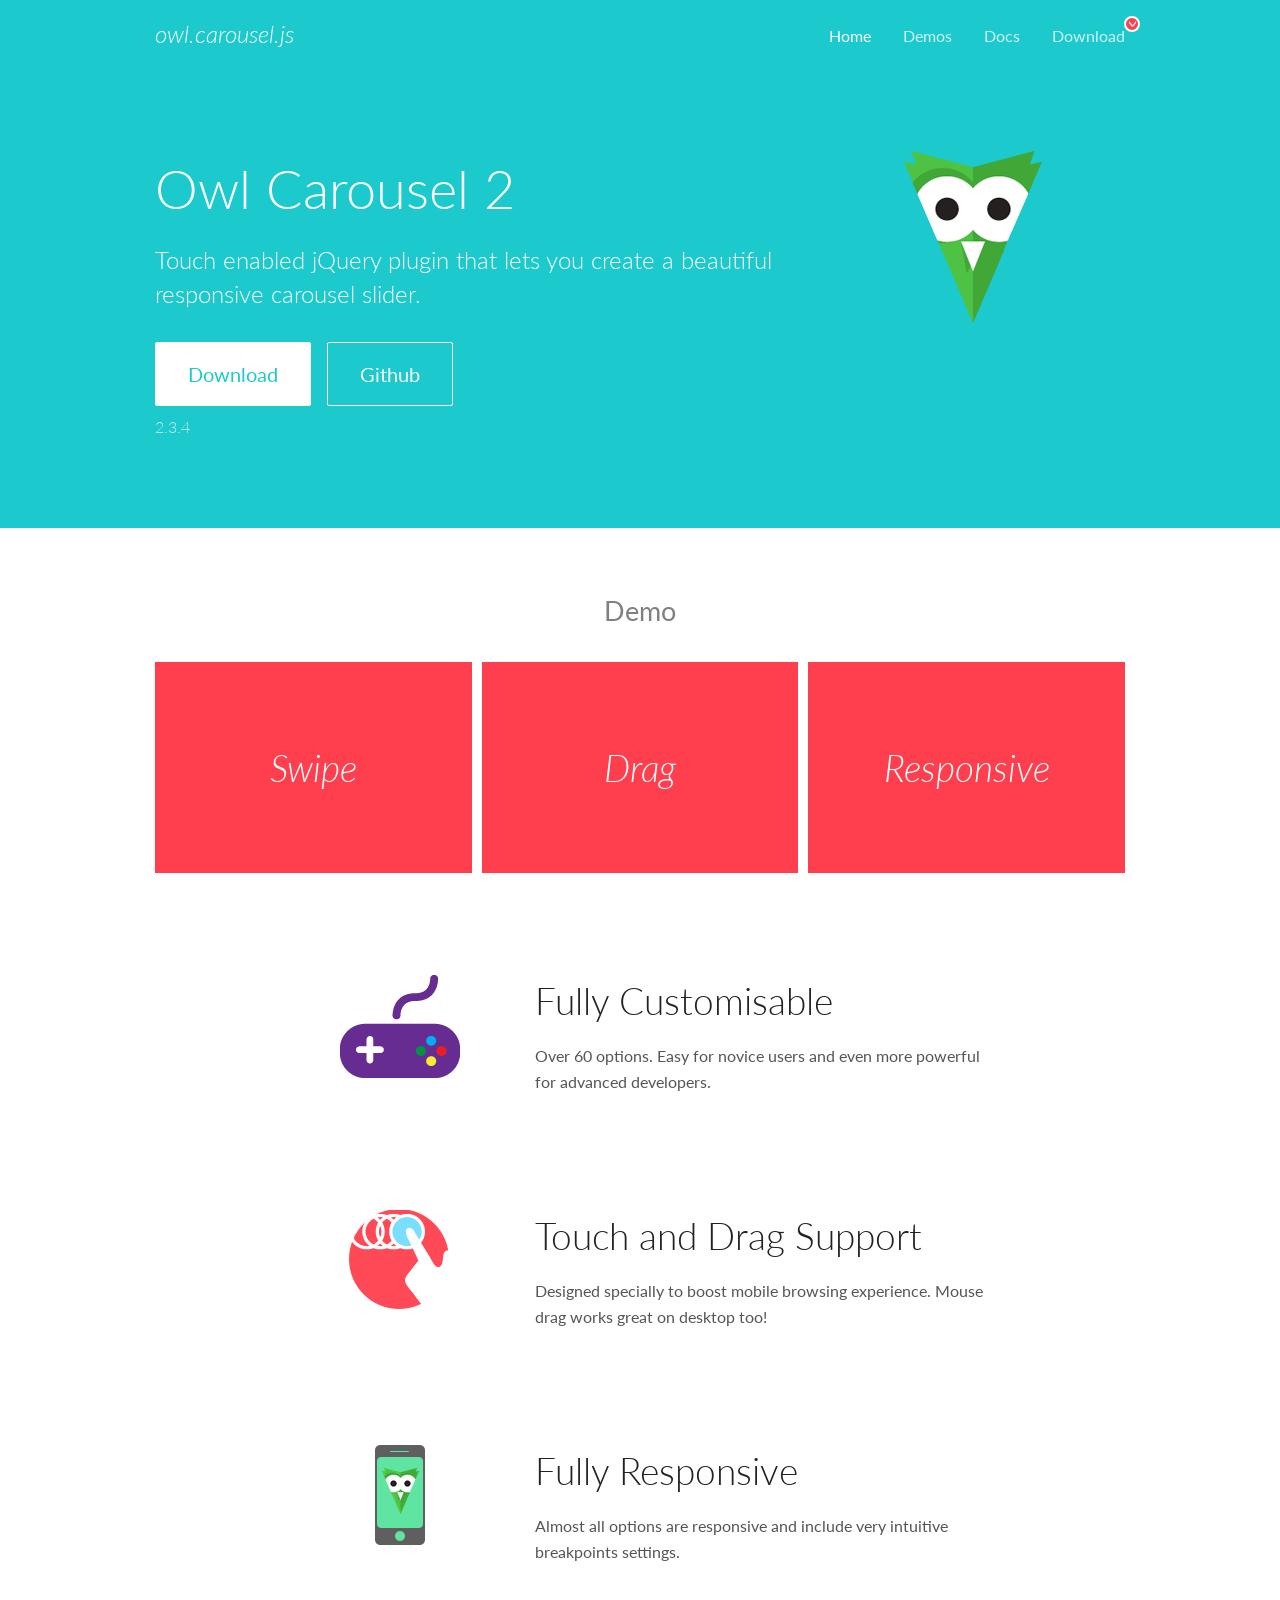
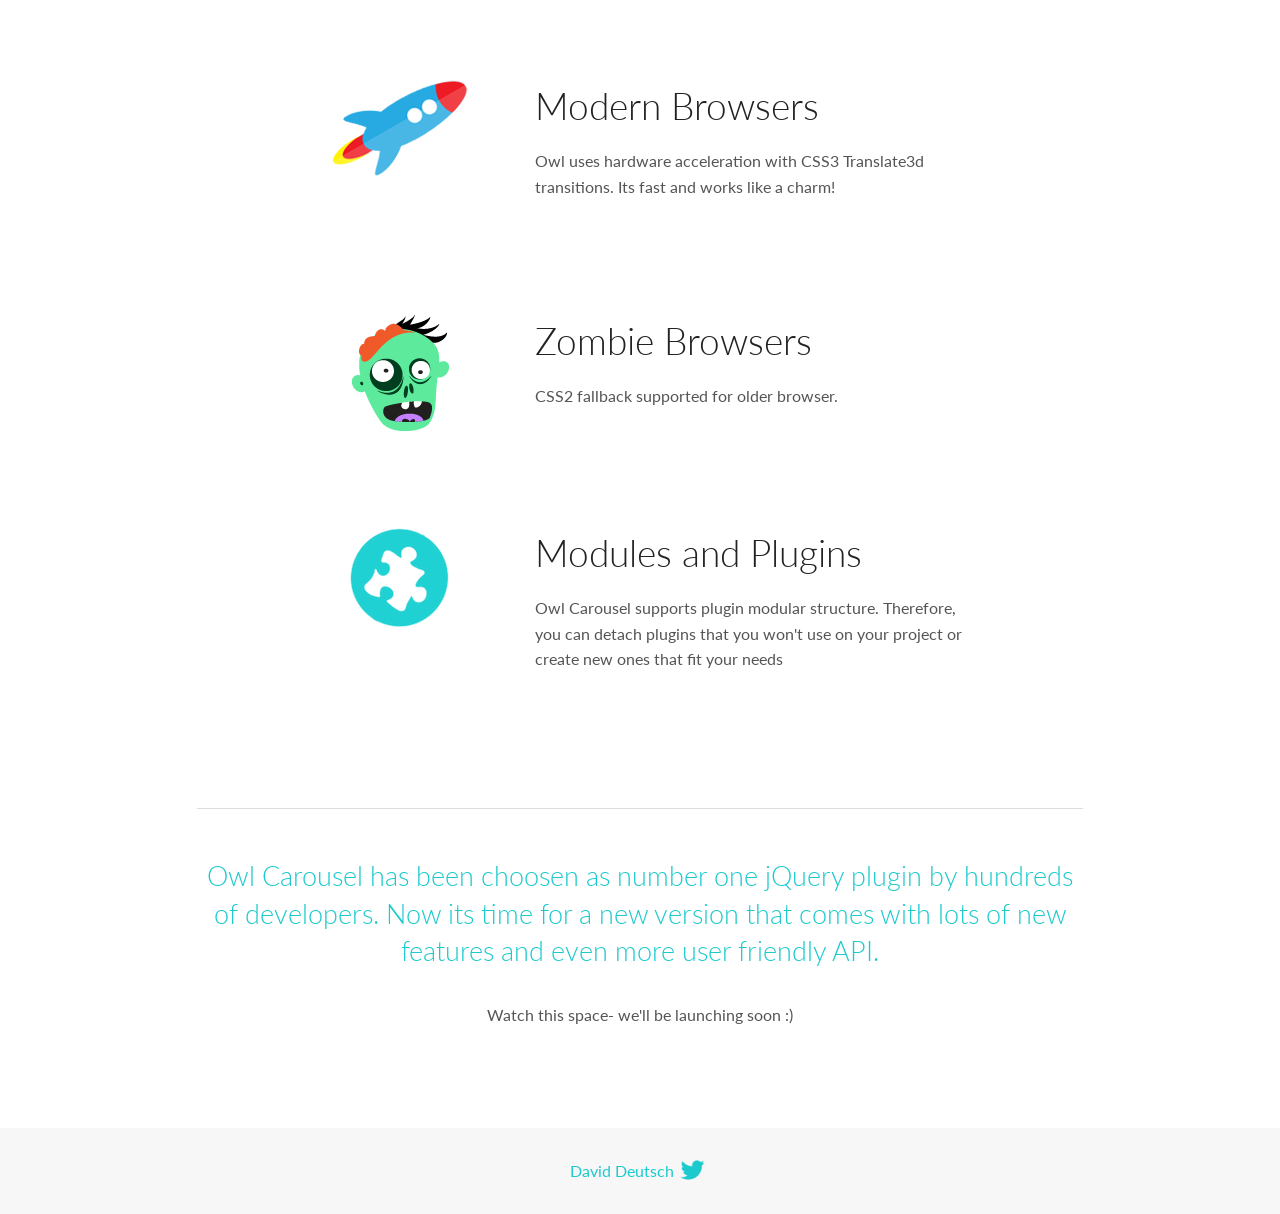
<file: src/assets/Source/OwlCarousel2-2.3.4/docs/index.html>
<!DOCTYPE html>
<html lang="en">
  <head>

    <!-- head -->
    <meta charset="utf-8">
    <meta name="msapplication-tap-highlight" content="no" />
    <meta name="viewport" content="width=device-width, initial-scale=1.0" />
    <meta name="description" content="Touch enabled jQuery plugin that lets you create beautiful responsive carousel slider.">
    <meta name="author" content="David Deutsch">
    <title>
      Home | Owl Carousel | 2.3.4
    </title>

    <!-- Stylesheets -->
    <link href='https://fonts.googleapis.com/css?family=Lato:300,400,700,400italic,300italic' rel='stylesheet' type='text/css'>
    <link rel="stylesheet" href="assets/css/docs.theme.min.css">

    <!-- Owl Stylesheets -->
    <link rel="stylesheet" href="assets/owlcarousel/assets/owl.carousel.min.css">
    <link rel="stylesheet" href="assets/owlcarousel/assets/owl.theme.default.min.css">

    <!-- HTML5 shim and Respond.js IE8 support of HTML5 elements and media queries -->

    <!--[if lt IE 9]>
      <script src="https://oss.maxcdn.com/libs/html5shiv/3.7.0/html5shiv.js"></script>
      <script src="https://oss.maxcdn.com/libs/respond.js/1.3.0/respond.min.js"></script>
    <![endif]-->

    <!-- Favicons -->
    <link rel="apple-touch-icon-precomposed" sizes="144x144" href="assets/ico/apple-touch-icon-144-precomposed.png">
    <link rel="shortcut icon" href="assets/ico/favicon.png">
    <link rel="shortcut icon" href="favicon.ico">

    <!-- Yeah i know js should not be in header. Its required for demos.-->

    <!-- javascript -->
    <script src="assets/vendors/jquery.min.js"></script>
    <script src="assets/owlcarousel/owl.carousel.js"></script>
  </head>
  <body>

    <!-- header -->
    <header class="header">
      <div class="row">
        <div class="large-12 columns">
          <div class="brand left">
            <h3>
              <a href="/OwlCarousel2/">owl.carousel.js</a> 
            </h3>
          </div>
          <a id="toggle-nav" class="right">
            <span></span> <span></span> <span></span> 
          </a> 
          <div class="nav-bar">
            <ul class="clearfix">
              <li class="active">
                <a href="/OwlCarousel2/index.html">Home</a> 
              </li>
              <li> <a href="/OwlCarousel2/demos/demos.html">Demos</a>  </li>
              <li> <a href="/OwlCarousel2/docs/started-welcome.html">Docs</a>  </li>
              <li>
                <a href="https://github.com/OwlCarousel2/OwlCarousel2/archive/2.3.4.zip">Download</a> 
                <span class="download"></span> 
              </li>
            </ul>
          </div>
        </div>
      </div>
    </header>

    <!-- home panel -->
    <section id="hero">
      <div class="row">
        <div class="large-8 medium-8 columns">
          <h1>Owl Carousel 2</h1>
          <h4>Touch enabled jQuery plugin that lets you create a beautiful responsive carousel slider.</h4>
          <a href="https://github.com/OwlCarousel2/OwlCarousel2/archive/2.3.4.zip" class="hero-button">Download</a> 
          <a href="https://github.com/OwlCarousel2/OwlCarousel2" class="hero-button outline">Github</a> 
          <p>2.3.4</p>
        </div>
        <div class="large-4 medium-4 columns">
          <img class="owl-logo" src="assets/img/owl-logo.png" alt="mr. Owl">
        </div>
      </div>
    </section>

    <!-- body -->
    <div class="home-demo">
      <div class="row">
        <div class="large-12 columns">
          <h3>Demo</h3>
          <div class="owl-carousel">
            <div class="item">
              <h2>Swipe</h2>
            </div>
            <div class="item">
              <h2>Drag</h2>
            </div>
            <div class="item">
              <h2>Responsive</h2>
            </div>
            <div class="item">
              <h2>CSS3</h2>
            </div>
            <div class="item">
              <h2>Fast</h2>
            </div>
            <div class="item">
              <h2>Easy</h2>
            </div>
            <div class="item">
              <h2>Free</h2>
            </div>
            <div class="item">
              <h2>Upgradable</h2>
            </div>
            <div class="item">
              <h2>Tons of options</h2>
            </div>
            <div class="item">
              <h2>Infinity</h2>
            </div>
            <div class="item">
              <h2>Auto Width</h2>
            </div>
          </div>
        </div>
      </div>
    </div>
    <script>
      var owl = $('.owl-carousel');
      owl.owlCarousel({
        margin: 10,
        loop: true,
        responsive: {
          0: {
            items: 1
          },
          600: {
            items: 2
          },
          1000: {
            items: 3
          }
        }
      })
    </script>

    <!-- features -->
    <div id="features">
      <div class="row">
        <div class="small-12 medium-9 small-centered columns">
          <section class="row feature">
            <div class="medium-4 small-12 columns">
              <img src="assets/img/feature-options.png" alt="">
            </div>
            <div class="medium-8 small-12 columns">
              <h2>Fully Customisable</h2>
              <p>Over 60 options. Easy for novice users and even more powerful for advanced developers.</p>
            </div>
          </section>
          <section class="row feature">
            <div class="medium-4 small-12 columns">
              <img src="assets/img/feature-drag.png" alt="">
            </div>
            <div class="medium-8 small-12 columns">
              <h2>Touch and Drag Support</h2>
              <p>Designed specially to boost mobile browsing experience. Mouse drag works great on desktop too!</p>
            </div>
          </section>
          <section class="row feature">
            <div class="medium-4 small-12 columns">
              <img src="assets/img/feature-responsive.png" alt="">
            </div>
            <div class="medium-8 small-12 columns">
              <h2>Fully Responsive</h2>
              <p>Almost all options are responsive and include very intuitive breakpoints settings.</p>
            </div>
          </section>
          <section class="row feature">
            <div class="medium-4 small-12 columns">
              <img src="assets/img/feature-modern.png" alt="">
            </div>
            <div class="medium-8 small-12 columns">
              <h2>Modern Browsers</h2>
              <p>Owl uses hardware acceleration with CSS3 Translate3d transitions. Its fast and works like a charm! </p>
            </div>
          </section>
          <section class="row feature">
            <div class="medium-4 small-12 columns">
              <img src="assets/img/feature-zombie.png" alt="">
            </div>
            <div class="medium-8 small-12 columns">
              <h2>Zombie Browsers</h2>
              <p>CSS2 fallback supported for older browser.</p>
            </div>
          </section>
          <section class="row feature">
            <div class="medium-4 small-12 columns">
              <img src="assets/img/feature-module.png" alt="">
            </div>
            <div class="medium-8 small-12 columns">
              <h2>Modules and Plugins</h2>
              <p>Owl Carousel supports plugin modular structure. Therefore, you can detach plugins that you won&#x27;t use on your project or create new ones that fit your needs</p>
            </div>
          </section>
        </div>
      </div>
    </div>

    <!-- footer -->
    <section id="teaser-text">
      <div class="row">
        <div class="small-12 medium-11 small-centered columns">
          <hr>
          <h3 id="owl-carousel-has-been-choosen-as-number-one-jquery-plugin-by-hundreds-of-developers-now-its-time-for-a-new-version-that-comes-with-lots-of-new-features-and-even-more-user-friendly-api-">Owl Carousel has been choosen as number one jQuery plugin by hundreds of developers. Now its time for a new version that comes with lots of new features and even more user friendly API.</h3>
          <p>Watch this space- we&#39;ll be launching soon :)</p>
        </div>
      </div>
    </section>

    <!-- footer -->
    <footer class="footer">
      <div class="row">
        <div class="large-12 columns">
          <h5>
            <a href="/OwlCarousel2/docs/support-contact.html">David Deutsch</a> 
            <a id="custom-tweet-button" href="https://twitter.com/share?url=https://github.com/OwlCarousel2/OwlCarousel2&text=Owl Carousel - This is so awesome! " target="_blank"></a> 
          </h5>
        </div>
      </div>
    </footer>

    <!-- vendors -->
    <script src="assets/vendors/highlight.js"></script>
    <script src="assets/js/app.js"></script>
  </body>
</html>
</file>
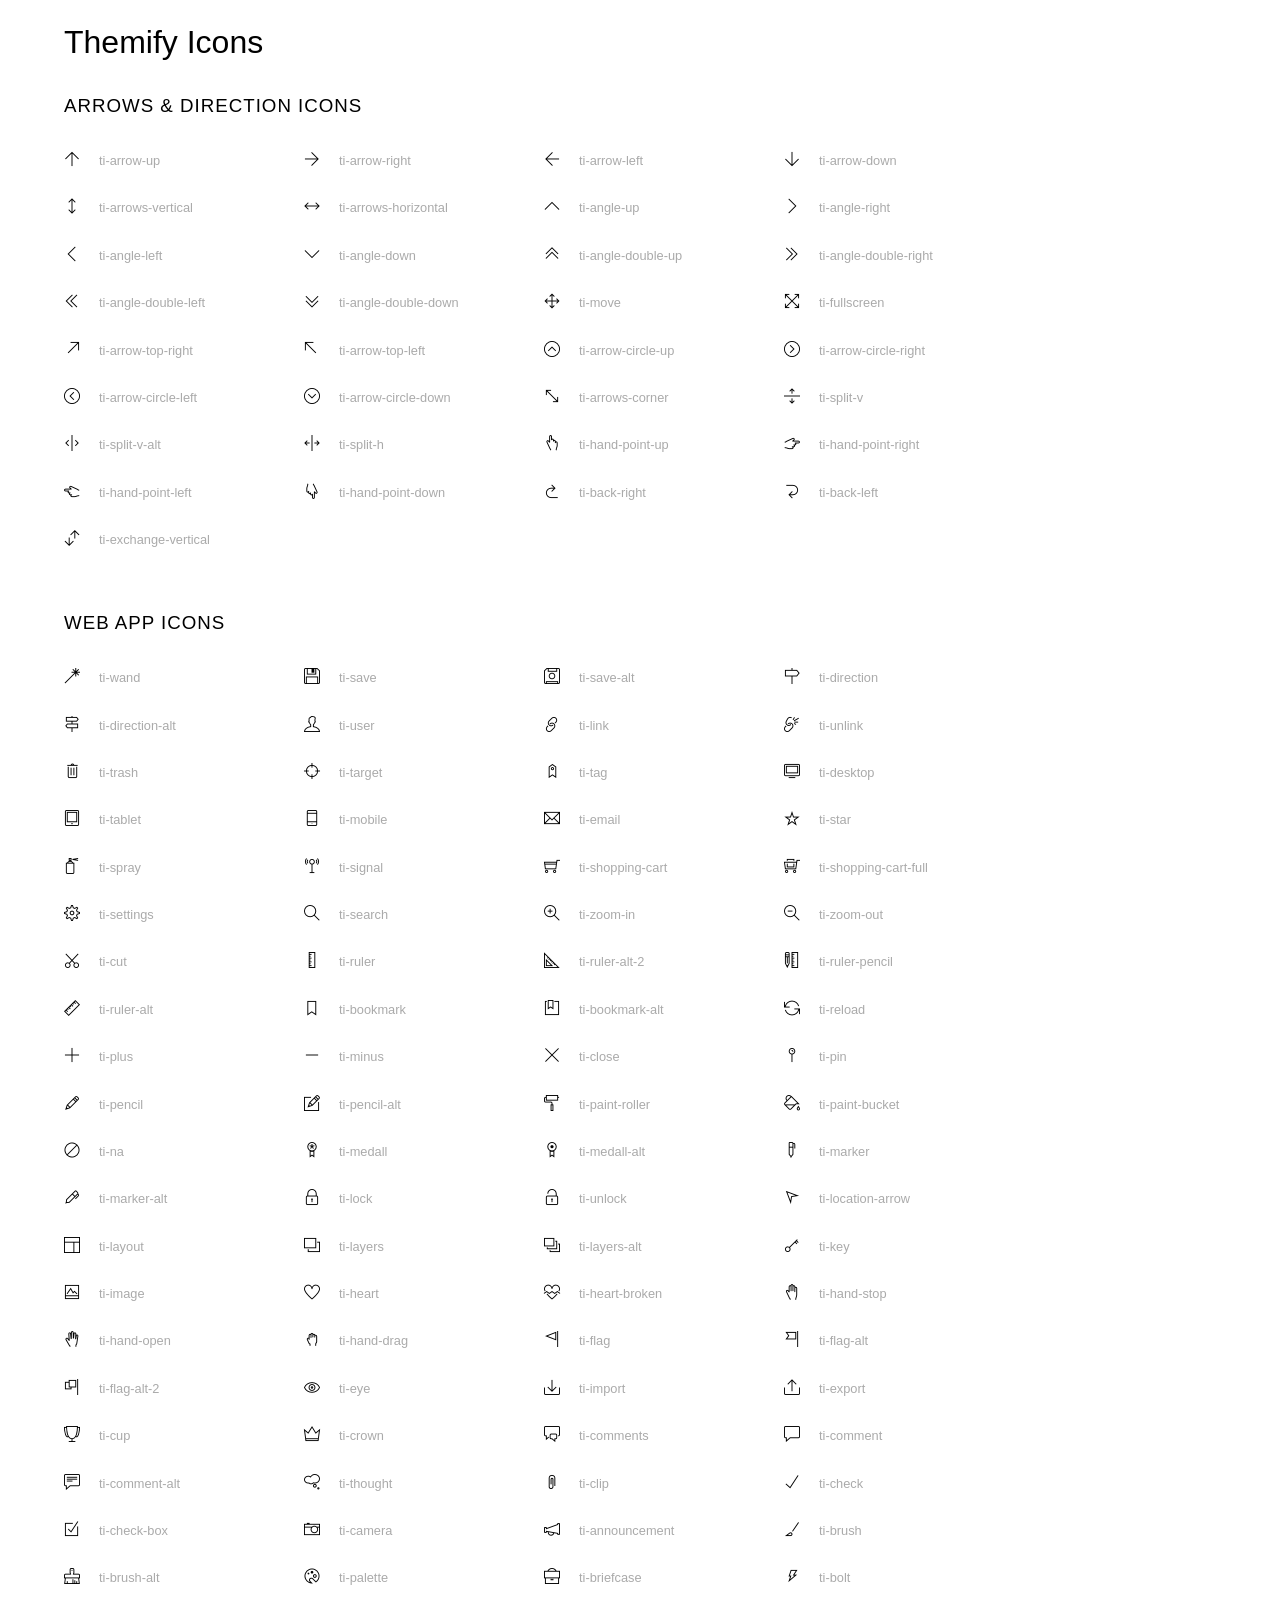
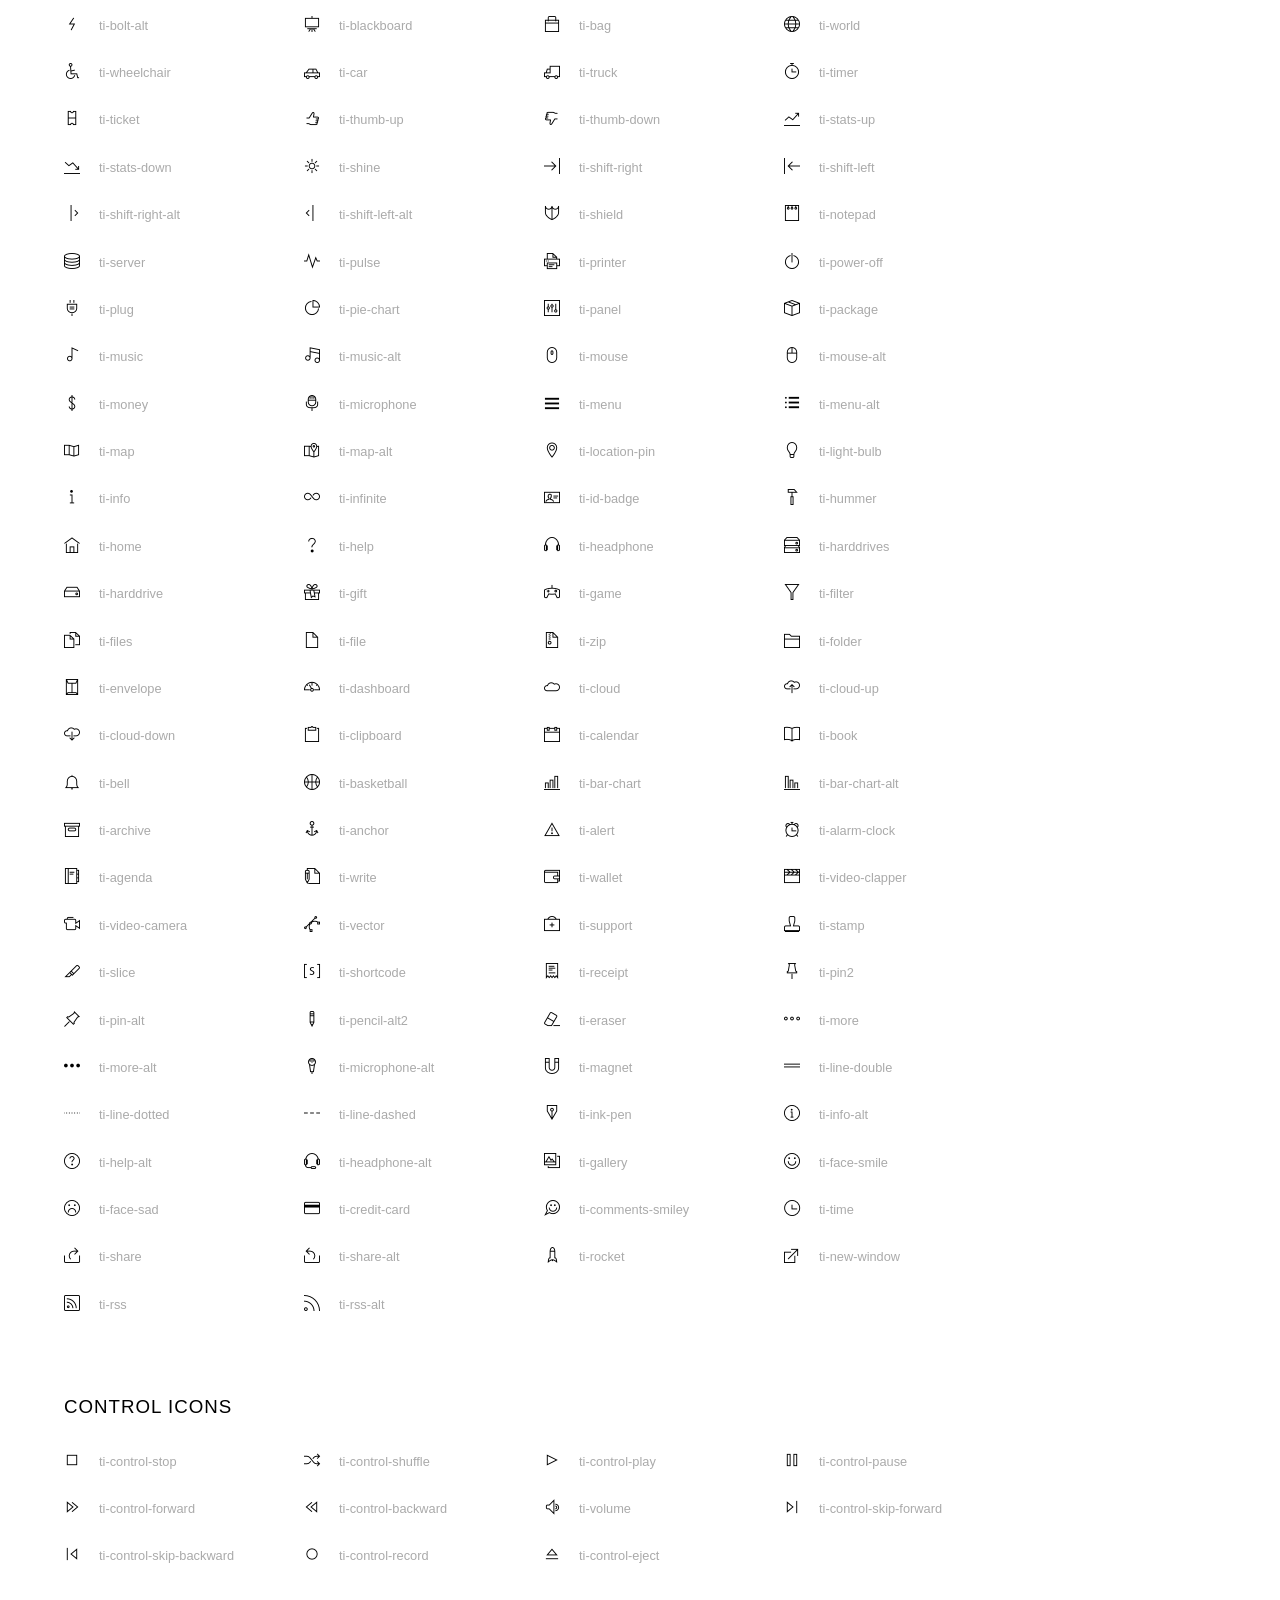
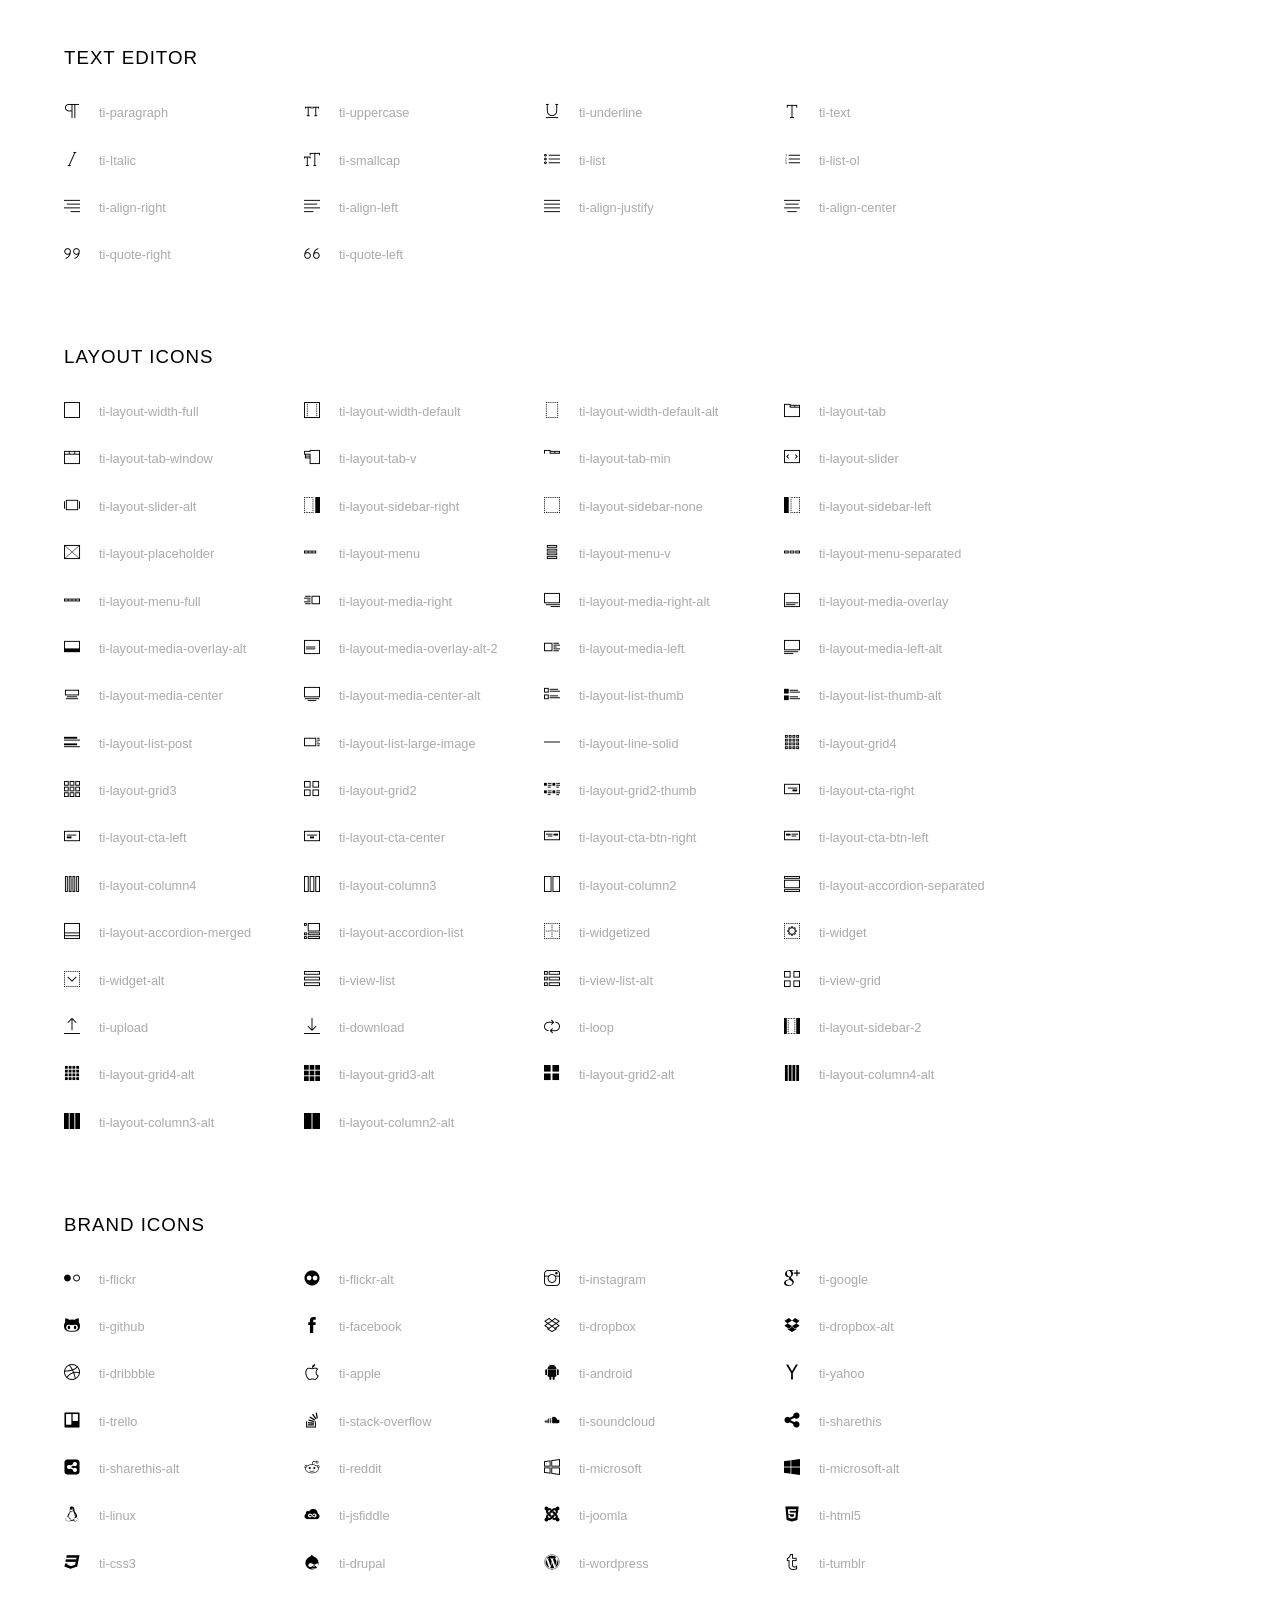
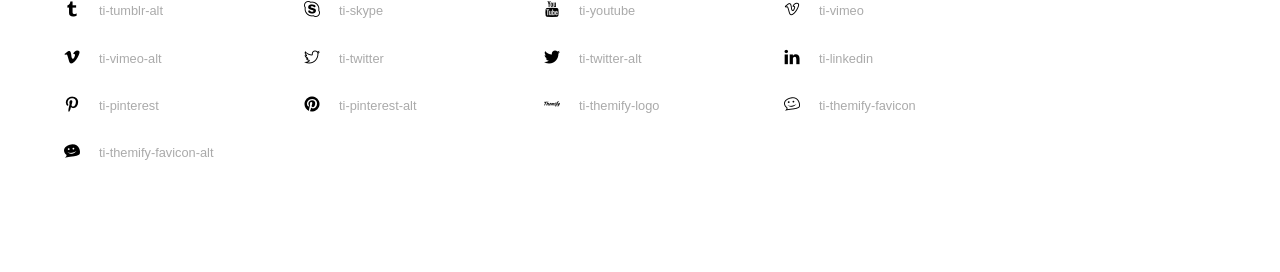
<file: src/assets/Source/themify-icons-font/themify-icons/index.html>
<!doctype html>
<html>
<head>
	<meta charset="utf-8">
	<title>Themify Icon Font</title>
	<meta name="viewport" content="width=device-width">
	<link rel="stylesheet" href="demo-files/demo.css">
	<link rel="stylesheet" href="themify-icons.css">
	<!--[if lt IE 8]><!-->
	<link rel="stylesheet" href="ie7/ie7.css">
	<!--<![endif]-->
</head>
<body>
	<h1>Themify Icons</h1>

	<div class="icon-section">

		<div class="icon-section">
			<h3>Arrows &amp; Direction Icons </h3>

			<div class="icon-container">
				<span class="ti-arrow-up"></span><span class="icon-name"> ti-arrow-up</span>
			</div>
			<div class="icon-container">
				<span class="ti-arrow-right"></span><span class="icon-name"> ti-arrow-right</span>
			</div>
			<div class="icon-container">
				<span class="ti-arrow-left"></span><span class="icon-name"> ti-arrow-left</span>
			</div>
			<div class="icon-container">
				<span class="ti-arrow-down"></span><span class="icon-name"> ti-arrow-down</span>
			</div>
			<div class="icon-container">
				<span class="ti-arrows-vertical"></span><span class="icon-name"> ti-arrows-vertical</span>
			</div>
			<div class="icon-container">
				<span class="ti-arrows-horizontal"></span><span class="icon-name"> ti-arrows-horizontal</span>
			</div>
			<div class="icon-container">
				<span class="ti-angle-up"></span><span class="icon-name"> ti-angle-up</span>
			</div>
			<div class="icon-container">
				<span class="ti-angle-right"></span><span class="icon-name"> ti-angle-right</span>
			</div>
			<div class="icon-container">
				<span class="ti-angle-left"></span><span class="icon-name"> ti-angle-left</span>
			</div>
			<div class="icon-container">
				<span class="ti-angle-down"></span><span class="icon-name"> ti-angle-down</span>
			</div>	
			<div class="icon-container">
				<span class="ti-angle-double-up"></span><span class="icon-name"> ti-angle-double-up</span>
			</div>
			<div class="icon-container">
				<span class="ti-angle-double-right"></span><span class="icon-name"> ti-angle-double-right</span>
			</div>
			<div class="icon-container">
				<span class="ti-angle-double-left"></span><span class="icon-name"> ti-angle-double-left</span>
			</div>
			<div class="icon-container">
				<span class="ti-angle-double-down"></span><span class="icon-name"> ti-angle-double-down</span>
			</div>					
			<div class="icon-container">
				<span class="ti-move"></span><span class="icon-name"> ti-move</span>
			</div>
			<div class="icon-container">
				<span class="ti-fullscreen"></span><span class="icon-name"> ti-fullscreen</span>
			</div>
			<div class="icon-container">
				<span class="ti-arrow-top-right"></span><span class="icon-name"> ti-arrow-top-right</span>
			</div>
			<div class="icon-container">
				<span class="ti-arrow-top-left"></span><span class="icon-name"> ti-arrow-top-left</span>
			</div>
			<div class="icon-container">
				<span class="ti-arrow-circle-up"></span><span class="icon-name"> ti-arrow-circle-up</span>
			</div>
			<div class="icon-container">
				<span class="ti-arrow-circle-right"></span><span class="icon-name"> ti-arrow-circle-right</span>
			</div>
			<div class="icon-container">
				<span class="ti-arrow-circle-left"></span><span class="icon-name"> ti-arrow-circle-left</span>
			</div>
			<div class="icon-container">
				<span class="ti-arrow-circle-down"></span><span class="icon-name"> ti-arrow-circle-down</span>
			</div>
			<div class="icon-container">
				<span class="ti-arrows-corner"></span><span class="icon-name"> ti-arrows-corner</span>
			</div>
			<div class="icon-container">
				<span class="ti-split-v"></span><span class="icon-name"> ti-split-v</span>
			</div>

			<div class="icon-container">
				<span class="ti-split-v-alt"></span><span class="icon-name"> ti-split-v-alt</span>
			</div>
			<div class="icon-container">
				<span class="ti-split-h"></span><span class="icon-name"> ti-split-h</span>
			</div>
			<div class="icon-container">
				<span class="ti-hand-point-up"></span><span class="icon-name"> ti-hand-point-up</span>
			</div>
			<div class="icon-container">
				<span class="ti-hand-point-right"></span><span class="icon-name"> ti-hand-point-right</span>
			</div>
			<div class="icon-container">
				<span class="ti-hand-point-left"></span><span class="icon-name"> ti-hand-point-left</span>
			</div>
			<div class="icon-container">
				<span class="ti-hand-point-down"></span><span class="icon-name"> ti-hand-point-down</span>
			</div>
			<div class="icon-container">
				<span class="ti-back-right"></span><span class="icon-name"> ti-back-right</span>
			</div>
			<div class="icon-container">
				<span class="ti-back-left"></span><span class="icon-name"> ti-back-left</span>
			</div>
			<div class="icon-container">
				<span class="ti-exchange-vertical"></span><span class="icon-name"> ti-exchange-vertical</span>
			</div>

		</div> <!-- Arrows Icons -->



		<h3>Web App Icons</h3>
		
		<div class="icon-section">

			<div class="icon-container">
				<span class="ti-wand"></span><span class="icon-name"> ti-wand</span>
			</div>
			<div class="icon-container">
				<span class="ti-save"></span><span class="icon-name"> ti-save</span>
			</div>
			<div class="icon-container">
				<span class="ti-save-alt"></span><span class="icon-name"> ti-save-alt</span>
			</div>

			<div class="icon-container">
				<span class="ti-direction"></span><span class="icon-name"> ti-direction</span>
			</div>
			<div class="icon-container">
				<span class="ti-direction-alt"></span><span class="icon-name"> ti-direction-alt</span>
			</div>
			<div class="icon-container">
				<span class="ti-user"></span><span class="icon-name"> ti-user</span>
			</div>
			<div class="icon-container">
				<span class="ti-link"></span><span class="icon-name"> ti-link</span>
			</div>
			<div class="icon-container">
				<span class="ti-unlink"></span><span class="icon-name"> ti-unlink</span>
			</div>
			<div class="icon-container">
				<span class="ti-trash"></span><span class="icon-name"> ti-trash</span>
			</div>
			<div class="icon-container">
				<span class="ti-target"></span><span class="icon-name"> ti-target</span>
			</div>
			<div class="icon-container">
				<span class="ti-tag"></span><span class="icon-name"> ti-tag</span>
			</div>
			<div class="icon-container">
				<span class="ti-desktop"></span><span class="icon-name"> ti-desktop</span>
			</div>
			<div class="icon-container">
				<span class="ti-tablet"></span><span class="icon-name"> ti-tablet</span>
			</div>
			<div class="icon-container">
				<span class="ti-mobile"></span><span class="icon-name"> ti-mobile</span>
			</div>
			<div class="icon-container">
				<span class="ti-email"></span><span class="icon-name"> ti-email</span>
			</div>	
			<div class="icon-container">
				<span class="ti-star"></span><span class="icon-name"> ti-star</span>
			</div>
			<div class="icon-container">
				<span class="ti-spray"></span><span class="icon-name"> ti-spray</span>
			</div>
			<div class="icon-container">
				<span class="ti-signal"></span><span class="icon-name"> ti-signal</span>
			</div>
			<div class="icon-container">
				<span class="ti-shopping-cart"></span><span class="icon-name"> ti-shopping-cart</span>
			</div>
			<div class="icon-container">
				<span class="ti-shopping-cart-full"></span><span class="icon-name"> ti-shopping-cart-full</span>
			</div>
			<div class="icon-container">
				<span class="ti-settings"></span><span class="icon-name"> ti-settings</span>
			</div>
			<div class="icon-container">
				<span class="ti-search"></span><span class="icon-name"> ti-search</span>
			</div>
			<div class="icon-container">
				<span class="ti-zoom-in"></span><span class="icon-name"> ti-zoom-in</span>
			</div>
			<div class="icon-container">
				<span class="ti-zoom-out"></span><span class="icon-name"> ti-zoom-out</span>
			</div>
			<div class="icon-container">
				<span class="ti-cut"></span><span class="icon-name"> ti-cut</span>
			</div>
			<div class="icon-container">
				<span class="ti-ruler"></span><span class="icon-name"> ti-ruler</span>
			</div>
			<div class="icon-container">
				<span class="ti-ruler-alt-2"></span><span class="icon-name"> ti-ruler-alt-2</span>
			</div>			
			<div class="icon-container">
				<span class="ti-ruler-pencil"></span><span class="icon-name"> ti-ruler-pencil</span>
			</div>
			<div class="icon-container">
				<span class="ti-ruler-alt"></span><span class="icon-name"> ti-ruler-alt</span>
			</div>
			<div class="icon-container">
				<span class="ti-bookmark"></span><span class="icon-name"> ti-bookmark</span>
			</div>
			<div class="icon-container">
				<span class="ti-bookmark-alt"></span><span class="icon-name"> ti-bookmark-alt</span>
			</div>
			<div class="icon-container">
				<span class="ti-reload"></span><span class="icon-name"> ti-reload</span>
			</div>
			<div class="icon-container">
				<span class="ti-plus"></span><span class="icon-name"> ti-plus</span>
			</div>
			<div class="icon-container">
				<span class="ti-minus"></span><span class="icon-name"> ti-minus</span>
			</div>
			<div class="icon-container">
				<span class="ti-close"></span><span class="icon-name"> ti-close</span>
			</div>			
			<div class="icon-container">
				<span class="ti-pin"></span><span class="icon-name"> ti-pin</span>
			</div>
			<div class="icon-container">
				<span class="ti-pencil"></span><span class="icon-name"> ti-pencil</span>
			</div>
					
		  	<div class="icon-container">
				<span class="ti-pencil-alt"></span><span class="icon-name"> ti-pencil-alt</span>
			</div>
			<div class="icon-container">
				<span class="ti-paint-roller"></span><span class="icon-name"> ti-paint-roller</span>
			</div>
			<div class="icon-container">
				<span class="ti-paint-bucket"></span><span class="icon-name"> ti-paint-bucket</span>
			</div>
			<div class="icon-container">
				<span class="ti-na"></span><span class="icon-name"> ti-na</span>
			</div>
			<div class="icon-container">
				<span class="ti-medall"></span><span class="icon-name"> ti-medall</span>
			</div>
			<div class="icon-container">
				<span class="ti-medall-alt"></span><span class="icon-name"> ti-medall-alt</span>
			</div>
			<div class="icon-container">
				<span class="ti-marker"></span><span class="icon-name"> ti-marker</span>
			</div>
			<div class="icon-container">
				<span class="ti-marker-alt"></span><span class="icon-name"> ti-marker-alt</span>
			</div>

			<div class="icon-container">
				<span class="ti-lock"></span><span class="icon-name"> ti-lock</span>
			</div>
			<div class="icon-container">
				<span class="ti-unlock"></span><span class="icon-name"> ti-unlock</span>
			</div>
			<div class="icon-container">
				<span class="ti-location-arrow"></span><span class="icon-name"> ti-location-arrow</span>
			</div>
			<div class="icon-container">
				<span class="ti-layout"></span><span class="icon-name"> ti-layout</span>
			</div>
			<div class="icon-container">
				<span class="ti-layers"></span><span class="icon-name"> ti-layers</span>
			</div>
			<div class="icon-container">
				<span class="ti-layers-alt"></span><span class="icon-name"> ti-layers-alt</span>
			</div>
			<div class="icon-container">
				<span class="ti-key"></span><span class="icon-name"> ti-key</span>
			</div>
			<div class="icon-container">
				<span class="ti-image"></span><span class="icon-name"> ti-image</span>
			</div>
			<div class="icon-container">
				<span class="ti-heart"></span><span class="icon-name"> ti-heart</span>
			</div>
			<div class="icon-container">
				<span class="ti-heart-broken"></span><span class="icon-name"> ti-heart-broken</span>
			</div>
			<div class="icon-container">
				<span class="ti-hand-stop"></span><span class="icon-name"> ti-hand-stop</span>
			</div>
			<div class="icon-container">
				<span class="ti-hand-open"></span><span class="icon-name"> ti-hand-open</span>
			</div>
			<div class="icon-container">
				<span class="ti-hand-drag"></span><span class="icon-name"> ti-hand-drag</span>
			</div>
			<div class="icon-container">
				<span class="ti-flag"></span><span class="icon-name"> ti-flag</span>
			</div>
			<div class="icon-container">
				<span class="ti-flag-alt"></span><span class="icon-name"> ti-flag-alt</span>
			</div>
			<div class="icon-container">
				<span class="ti-flag-alt-2"></span><span class="icon-name"> ti-flag-alt-2</span>
			</div>
			<div class="icon-container">
				<span class="ti-eye"></span><span class="icon-name"> ti-eye</span>
			</div>
			<div class="icon-container">
				<span class="ti-import"></span><span class="icon-name"> ti-import</span>
			</div>			
			<div class="icon-container">
				<span class="ti-export"></span><span class="icon-name"> ti-export</span>
			</div>
			<div class="icon-container">
				<span class="ti-cup"></span><span class="icon-name"> ti-cup</span>
			</div>
			<div class="icon-container">
				<span class="ti-crown"></span><span class="icon-name"> ti-crown</span>
			</div>
			<div class="icon-container">
				<span class="ti-comments"></span><span class="icon-name"> ti-comments</span>
			</div>
			<div class="icon-container">
				<span class="ti-comment"></span><span class="icon-name"> ti-comment</span>
			</div>
			<div class="icon-container">
				<span class="ti-comment-alt"></span><span class="icon-name"> ti-comment-alt</span>
			</div>
			<div class="icon-container">
				<span class="ti-thought"></span><span class="icon-name"> ti-thought</span>
			</div>			
			<div class="icon-container">
				<span class="ti-clip"></span><span class="icon-name"> ti-clip</span>
			</div>

			<div class="icon-container">
				<span class="ti-check"></span><span class="icon-name"> ti-check</span>
			</div>
			<div class="icon-container">
				<span class="ti-check-box"></span><span class="icon-name"> ti-check-box</span>
			</div>
			<div class="icon-container">
				<span class="ti-camera"></span><span class="icon-name"> ti-camera</span>
			</div>
			<div class="icon-container">
				<span class="ti-announcement"></span><span class="icon-name"> ti-announcement</span>
			</div>
			<div class="icon-container">
				<span class="ti-brush"></span><span class="icon-name"> ti-brush</span>
			</div>
			<div class="icon-container">
				<span class="ti-brush-alt"></span><span class="icon-name"> ti-brush-alt</span>
			</div>
			<div class="icon-container">
				<span class="ti-palette"></span><span class="icon-name"> ti-palette</span>
			</div>			
			<div class="icon-container">
				<span class="ti-briefcase"></span><span class="icon-name"> ti-briefcase</span>
			</div>
			<div class="icon-container">
				<span class="ti-bolt"></span><span class="icon-name"> ti-bolt</span>
			</div>
			<div class="icon-container">
				<span class="ti-bolt-alt"></span><span class="icon-name"> ti-bolt-alt</span>
			</div>
			<div class="icon-container">
				<span class="ti-blackboard"></span><span class="icon-name"> ti-blackboard</span>
			</div>
			<div class="icon-container">
				<span class="ti-bag"></span><span class="icon-name"> ti-bag</span>
			</div>
			<div class="icon-container">
				<span class="ti-world"></span><span class="icon-name"> ti-world</span>
			</div>
			<div class="icon-container">
				<span class="ti-wheelchair"></span><span class="icon-name"> ti-wheelchair</span>
			</div>
			<div class="icon-container">
				<span class="ti-car"></span><span class="icon-name"> ti-car</span>
			</div>
			<div class="icon-container">
				<span class="ti-truck"></span><span class="icon-name"> ti-truck</span>
			</div>
			<div class="icon-container">
				<span class="ti-timer"></span><span class="icon-name"> ti-timer</span>
			</div>
			<div class="icon-container">
				<span class="ti-ticket"></span><span class="icon-name"> ti-ticket</span>
			</div>
			<div class="icon-container">
				<span class="ti-thumb-up"></span><span class="icon-name"> ti-thumb-up</span>
			</div>
			<div class="icon-container">
				<span class="ti-thumb-down"></span><span class="icon-name"> ti-thumb-down</span>
			</div>

			<div class="icon-container">
				<span class="ti-stats-up"></span><span class="icon-name"> ti-stats-up</span>
			</div>
			<div class="icon-container">
				<span class="ti-stats-down"></span><span class="icon-name"> ti-stats-down</span>
			</div>
			<div class="icon-container">
				<span class="ti-shine"></span><span class="icon-name"> ti-shine</span>
			</div>
			<div class="icon-container">
				<span class="ti-shift-right"></span><span class="icon-name"> ti-shift-right</span>
			</div>
			<div class="icon-container">
				<span class="ti-shift-left"></span><span class="icon-name"> ti-shift-left</span>
			</div>

			<div class="icon-container">
				<span class="ti-shift-right-alt"></span><span class="icon-name"> ti-shift-right-alt</span>
			</div>
			<div class="icon-container">
				<span class="ti-shift-left-alt"></span><span class="icon-name"> ti-shift-left-alt</span>
			</div>
			<div class="icon-container">
				<span class="ti-shield"></span><span class="icon-name"> ti-shield</span>
			</div>
			<div class="icon-container">
				<span class="ti-notepad"></span><span class="icon-name"> ti-notepad</span>
			</div>
			<div class="icon-container">
				<span class="ti-server"></span><span class="icon-name"> ti-server</span>
			</div>

			<div class="icon-container">
				<span class="ti-pulse"></span><span class="icon-name"> ti-pulse</span>
			</div>
			<div class="icon-container">
				<span class="ti-printer"></span><span class="icon-name"> ti-printer</span>
			</div>
			<div class="icon-container">
				<span class="ti-power-off"></span><span class="icon-name"> ti-power-off</span>
			</div>
			<div class="icon-container">
				<span class="ti-plug"></span><span class="icon-name"> ti-plug</span>
			</div>
			<div class="icon-container">
				<span class="ti-pie-chart"></span><span class="icon-name"> ti-pie-chart</span>
			</div>

			<div class="icon-container">
				<span class="ti-panel"></span><span class="icon-name"> ti-panel</span>
			</div>
			<div class="icon-container">
				<span class="ti-package"></span><span class="icon-name"> ti-package</span>
			</div>
			<div class="icon-container">
				<span class="ti-music"></span><span class="icon-name"> ti-music</span>
			</div>
			<div class="icon-container">
				<span class="ti-music-alt"></span><span class="icon-name"> ti-music-alt</span>
			</div>
			<div class="icon-container">
				<span class="ti-mouse"></span><span class="icon-name"> ti-mouse</span>
			</div>
			<div class="icon-container">
				<span class="ti-mouse-alt"></span><span class="icon-name"> ti-mouse-alt</span>
			</div>
			<div class="icon-container">
				<span class="ti-money"></span><span class="icon-name"> ti-money</span>
			</div>
			<div class="icon-container">
				<span class="ti-microphone"></span><span class="icon-name"> ti-microphone</span>
			</div>
			<div class="icon-container">
				<span class="ti-menu"></span><span class="icon-name"> ti-menu</span>
			</div>
			<div class="icon-container">
				<span class="ti-menu-alt"></span><span class="icon-name"> ti-menu-alt</span>
			</div>
			<div class="icon-container">
				<span class="ti-map"></span><span class="icon-name"> ti-map</span>
			</div>
			<div class="icon-container">
				<span class="ti-map-alt"></span><span class="icon-name"> ti-map-alt</span>
			</div>

			<div class="icon-container">
				<span class="ti-location-pin"></span><span class="icon-name"> ti-location-pin</span>
			</div>

			<div class="icon-container">
				<span class="ti-light-bulb"></span><span class="icon-name"> ti-light-bulb</span>
			</div>
			<div class="icon-container">
				<span class="ti-info"></span><span class="icon-name"> ti-info</span>
			</div>
			<div class="icon-container">
				<span class="ti-infinite"></span><span class="icon-name"> ti-infinite</span>
			</div>
			<div class="icon-container">
				<span class="ti-id-badge"></span><span class="icon-name"> ti-id-badge</span>
			</div>
			<div class="icon-container">
				<span class="ti-hummer"></span><span class="icon-name"> ti-hummer</span>
			</div>
			<div class="icon-container">
				<span class="ti-home"></span><span class="icon-name"> ti-home</span>
			</div>
			<div class="icon-container">
				<span class="ti-help"></span><span class="icon-name"> ti-help</span>
			</div>
			<div class="icon-container">
				<span class="ti-headphone"></span><span class="icon-name"> ti-headphone</span>
			</div>
			<div class="icon-container">
				<span class="ti-harddrives"></span><span class="icon-name"> ti-harddrives</span>
			</div>
			<div class="icon-container">
				<span class="ti-harddrive"></span><span class="icon-name"> ti-harddrive</span>
			</div>
			<div class="icon-container">
				<span class="ti-gift"></span><span class="icon-name"> ti-gift</span>
			</div>
			<div class="icon-container">
				<span class="ti-game"></span><span class="icon-name"> ti-game</span>
			</div>
			<div class="icon-container">
				<span class="ti-filter"></span><span class="icon-name"> ti-filter</span>
			</div>
			<div class="icon-container">
				<span class="ti-files"></span><span class="icon-name"> ti-files</span>
			</div>
			<div class="icon-container">
				<span class="ti-file"></span><span class="icon-name"> ti-file</span>
			</div>
			<div class="icon-container">
				<span class="ti-zip"></span><span class="icon-name"> ti-zip</span>
			</div>
			<div class="icon-container">
				<span class="ti-folder"></span><span class="icon-name"> ti-folder</span>
			</div>			
			<div class="icon-container">
				<span class="ti-envelope"></span><span class="icon-name"> ti-envelope</span>
			</div>


			<div class="icon-container">
				<span class="ti-dashboard"></span><span class="icon-name"> ti-dashboard</span>
			</div>
			<div class="icon-container">
				<span class="ti-cloud"></span><span class="icon-name"> ti-cloud</span>
			</div>
			<div class="icon-container">
				<span class="ti-cloud-up"></span><span class="icon-name"> ti-cloud-up</span>
			</div>
			<div class="icon-container">
				<span class="ti-cloud-down"></span><span class="icon-name"> ti-cloud-down</span>
			</div>
			<div class="icon-container">
				<span class="ti-clipboard"></span><span class="icon-name"> ti-clipboard</span>
			</div>
			<div class="icon-container">
				<span class="ti-calendar"></span><span class="icon-name"> ti-calendar</span>
			</div>
			<div class="icon-container">
				<span class="ti-book"></span><span class="icon-name"> ti-book</span>
			</div>
			<div class="icon-container">
				<span class="ti-bell"></span><span class="icon-name"> ti-bell</span>
			</div>
			<div class="icon-container">
				<span class="ti-basketball"></span><span class="icon-name"> ti-basketball</span>
			</div>
			<div class="icon-container">
				<span class="ti-bar-chart"></span><span class="icon-name"> ti-bar-chart</span>
			</div>
			<div class="icon-container">
				<span class="ti-bar-chart-alt"></span><span class="icon-name"> ti-bar-chart-alt</span>
			</div>


			<div class="icon-container">
				<span class="ti-archive"></span><span class="icon-name"> ti-archive</span>
			</div>
			<div class="icon-container">
				<span class="ti-anchor"></span><span class="icon-name"> ti-anchor</span>
			</div>

			<div class="icon-container">
				<span class="ti-alert"></span><span class="icon-name"> ti-alert</span>
			</div>
			<div class="icon-container">
				<span class="ti-alarm-clock"></span><span class="icon-name"> ti-alarm-clock</span>
			</div>
			<div class="icon-container">
				<span class="ti-agenda"></span><span class="icon-name"> ti-agenda</span>
			</div>
			<div class="icon-container">
				<span class="ti-write"></span><span class="icon-name"> ti-write</span>
			</div>

			<div class="icon-container">
				<span class="ti-wallet"></span><span class="icon-name"> ti-wallet</span>
			</div>
			<div class="icon-container">
				<span class="ti-video-clapper"></span><span class="icon-name"> ti-video-clapper</span>
			</div>
			<div class="icon-container">
				<span class="ti-video-camera"></span><span class="icon-name"> ti-video-camera</span>
			</div>
			<div class="icon-container">
				<span class="ti-vector"></span><span class="icon-name"> ti-vector</span>
			</div>

			<div class="icon-container">
				<span class="ti-support"></span><span class="icon-name"> ti-support</span>
			</div>
			<div class="icon-container">
				<span class="ti-stamp"></span><span class="icon-name"> ti-stamp</span>
			</div>
			<div class="icon-container">
				<span class="ti-slice"></span><span class="icon-name"> ti-slice</span>
			</div>
			<div class="icon-container">
				<span class="ti-shortcode"></span><span class="icon-name"> ti-shortcode</span>
			</div>
			<div class="icon-container">
				<span class="ti-receipt"></span><span class="icon-name"> ti-receipt</span>
			</div>
			<div class="icon-container">
				<span class="ti-pin2"></span><span class="icon-name"> ti-pin2</span>
			</div>
			<div class="icon-container">
				<span class="ti-pin-alt"></span><span class="icon-name"> ti-pin-alt</span>
			</div>
			<div class="icon-container">
				<span class="ti-pencil-alt2"></span><span class="icon-name"> ti-pencil-alt2</span>
			</div>
			<div class="icon-container">
				<span class="ti-eraser"></span><span class="icon-name"> ti-eraser</span>
			</div>			
			<div class="icon-container">
				<span class="ti-more"></span><span class="icon-name"> ti-more</span>
			</div>
			<div class="icon-container">
				<span class="ti-more-alt"></span><span class="icon-name"> ti-more-alt</span>
			</div>
			<div class="icon-container">
				<span class="ti-microphone-alt"></span><span class="icon-name"> ti-microphone-alt</span>
			</div>
			<div class="icon-container">
				<span class="ti-magnet"></span><span class="icon-name"> ti-magnet</span>
			</div>
			<div class="icon-container">
				<span class="ti-line-double"></span><span class="icon-name"> ti-line-double</span>
			</div>
			<div class="icon-container">
				<span class="ti-line-dotted"></span><span class="icon-name"> ti-line-dotted</span>
			</div>
			<div class="icon-container">
				<span class="ti-line-dashed"></span><span class="icon-name"> ti-line-dashed</span>
			</div>

			<div class="icon-container">
				<span class="ti-ink-pen"></span><span class="icon-name"> ti-ink-pen</span>
			</div>
			<div class="icon-container">
				<span class="ti-info-alt"></span><span class="icon-name"> ti-info-alt</span>
			</div>
			<div class="icon-container">
				<span class="ti-help-alt"></span><span class="icon-name"> ti-help-alt</span>
			</div>
			<div class="icon-container">
				<span class="ti-headphone-alt"></span><span class="icon-name"> ti-headphone-alt</span>
			</div>

			<div class="icon-container">
				<span class="ti-gallery"></span><span class="icon-name"> ti-gallery</span>
			</div>
			<div class="icon-container">
				<span class="ti-face-smile"></span><span class="icon-name"> ti-face-smile</span>
			</div>
			<div class="icon-container">
				<span class="ti-face-sad"></span><span class="icon-name"> ti-face-sad</span>
			</div>
			<div class="icon-container">
				<span class="ti-credit-card"></span><span class="icon-name"> ti-credit-card</span>
			</div>
			<div class="icon-container">
				<span class="ti-comments-smiley"></span><span class="icon-name"> ti-comments-smiley</span>
			</div>
			<div class="icon-container">
				<span class="ti-time"></span><span class="icon-name"> ti-time</span>
			</div>
			<div class="icon-container">
				<span class="ti-share"></span><span class="icon-name"> ti-share</span>
			</div>
			<div class="icon-container">
				<span class="ti-share-alt"></span><span class="icon-name"> ti-share-alt</span>
			</div>
			<div class="icon-container">
				<span class="ti-rocket"></span><span class="icon-name"> ti-rocket</span>
			</div>

			<div class="icon-container">
				<span class="ti-new-window"></span><span class="icon-name"> ti-new-window</span>
			</div>

			<div class="icon-container">
				<span class="ti-rss"></span><span class="icon-name"> ti-rss</span>
			</div>

			<div class="icon-container">
				<span class="ti-rss-alt"></span><span class="icon-name"> ti-rss-alt</span>
			</div>
			
		</div><!-- Web App Icons -->


		<div class="icon-section">
			<h3>Control Icons</h3>
			<div class="icon-container">
				<span class="ti-control-stop"></span><span class="icon-name"> ti-control-stop</span>
			</div>
			<div class="icon-container">
				<span class="ti-control-shuffle"></span><span class="icon-name"> ti-control-shuffle</span>
			</div>
			<div class="icon-container">
				<span class="ti-control-play"></span><span class="icon-name"> ti-control-play</span>
			</div>
			<div class="icon-container">
				<span class="ti-control-pause"></span><span class="icon-name"> ti-control-pause</span>
			</div>
			<div class="icon-container">
				<span class="ti-control-forward"></span><span class="icon-name"> ti-control-forward</span>
			</div>
			<div class="icon-container">
				<span class="ti-control-backward"></span><span class="icon-name"> ti-control-backward</span>
			</div>	
			<div class="icon-container">
				<span class="ti-volume"></span><span class="icon-name"> ti-volume</span>
			</div>
			<div class="icon-container">
				<span class="ti-control-skip-forward"></span><span class="icon-name"> ti-control-skip-forward</span>
			</div>
			<div class="icon-container">
				<span class="ti-control-skip-backward"></span><span class="icon-name"> ti-control-skip-backward</span>
			</div>
			<div class="icon-container">
				<span class="ti-control-record"></span><span class="icon-name"> ti-control-record</span>
			</div>
			<div class="icon-container">
				<span class="ti-control-eject"></span><span class="icon-name"> ti-control-eject</span>
			</div>			
		</div> <!-- Control Icons -->


		<div class="icon-section">
			<h3>Text Editor</h3>

			<div class="icon-container">
				<span class="ti-paragraph"></span><span class="icon-name"> ti-paragraph</span>
			</div>
			<div class="icon-container">
				<span class="ti-uppercase"></span><span class="icon-name"> ti-uppercase</span>
			</div>

			<div class="icon-container">
				<span class="ti-underline"></span><span class="icon-name"> ti-underline</span>
			</div>
			<div class="icon-container">
				<span class="ti-text"></span><span class="icon-name"> ti-text</span>
			</div>
			<div class="icon-container">
				<span class="ti-Italic"></span><span class="icon-name"> ti-Italic</span>
			</div>
			<div class="icon-container">
				<span class="ti-smallcap"></span><span class="icon-name"> ti-smallcap</span>
			</div>
			<div class="icon-container">
				<span class="ti-list"></span><span class="icon-name"> ti-list</span>
			</div>
			<div class="icon-container">
				<span class="ti-list-ol"></span><span class="icon-name"> ti-list-ol</span>
			</div>
			<div class="icon-container">
				<span class="ti-align-right"></span><span class="icon-name"> ti-align-right</span>
			</div>
			<div class="icon-container">
				<span class="ti-align-left"></span><span class="icon-name"> ti-align-left</span>
			</div>
			<div class="icon-container">
				<span class="ti-align-justify"></span><span class="icon-name"> ti-align-justify</span>
			</div>
			<div class="icon-container">
				<span class="ti-align-center"></span><span class="icon-name"> ti-align-center</span>
			</div>
			<div class="icon-container">
				<span class="ti-quote-right"></span><span class="icon-name"> ti-quote-right</span>
			</div>
			<div class="icon-container">
				<span class="ti-quote-left"></span><span class="icon-name"> ti-quote-left</span>
			</div>

		</div> <!-- Text Editor -->



		<div class="icon-section">
			<h3>Layout Icons</h3>
			<div class="icon-container">
				<span class="ti-layout-width-full"></span><span class="icon-name"> ti-layout-width-full</span>
			</div>
			<div class="icon-container">
				<span class="ti-layout-width-default"></span><span class="icon-name"> ti-layout-width-default</span>
			</div>
			<div class="icon-container">
				<span class="ti-layout-width-default-alt"></span><span class="icon-name"> ti-layout-width-default-alt</span>
			</div>
			<div class="icon-container">
				<span class="ti-layout-tab"></span><span class="icon-name"> ti-layout-tab</span>
			</div>
			<div class="icon-container">
				<span class="ti-layout-tab-window"></span><span class="icon-name"> ti-layout-tab-window</span>
			</div>
			<div class="icon-container">
				<span class="ti-layout-tab-v"></span><span class="icon-name"> ti-layout-tab-v</span>
			</div>
			<div class="icon-container">
				<span class="ti-layout-tab-min"></span><span class="icon-name"> ti-layout-tab-min</span>
			</div>
			<div class="icon-container">
				<span class="ti-layout-slider"></span><span class="icon-name"> ti-layout-slider</span>
			</div>
			<div class="icon-container">
				<span class="ti-layout-slider-alt"></span><span class="icon-name"> ti-layout-slider-alt</span>
			</div>
			<div class="icon-container">
				<span class="ti-layout-sidebar-right"></span><span class="icon-name"> ti-layout-sidebar-right</span>
			</div>
			<div class="icon-container">
				<span class="ti-layout-sidebar-none"></span><span class="icon-name"> ti-layout-sidebar-none</span>
			</div>
			<div class="icon-container">
				<span class="ti-layout-sidebar-left"></span><span class="icon-name"> ti-layout-sidebar-left</span>
			</div>
			<div class="icon-container">
				<span class="ti-layout-placeholder"></span><span class="icon-name"> ti-layout-placeholder</span>
			</div>
			<div class="icon-container">
				<span class="ti-layout-menu"></span><span class="icon-name"> ti-layout-menu</span>
			</div>
			<div class="icon-container">
				<span class="ti-layout-menu-v"></span><span class="icon-name"> ti-layout-menu-v</span>
			</div>
			<div class="icon-container">
				<span class="ti-layout-menu-separated"></span><span class="icon-name"> ti-layout-menu-separated</span>
			</div>
			<div class="icon-container">
				<span class="ti-layout-menu-full"></span><span class="icon-name"> ti-layout-menu-full</span>
			</div>
			<div class="icon-container">
				<span class="ti-layout-media-right"></span><span class="icon-name"> ti-layout-media-right</span>
			</div>
			<div class="icon-container">
				<span class="ti-layout-media-right-alt"></span><span class="icon-name"> ti-layout-media-right-alt</span>
			</div>
			<div class="icon-container">
				<span class="ti-layout-media-overlay"></span><span class="icon-name"> ti-layout-media-overlay</span>
			</div>
			<div class="icon-container">
				<span class="ti-layout-media-overlay-alt"></span><span class="icon-name"> ti-layout-media-overlay-alt</span>
			</div>
			<div class="icon-container">
				<span class="ti-layout-media-overlay-alt-2"></span><span class="icon-name"> ti-layout-media-overlay-alt-2</span>
			</div>
			<div class="icon-container">
				<span class="ti-layout-media-left"></span><span class="icon-name"> ti-layout-media-left</span>
			</div>
			<div class="icon-container">
				<span class="ti-layout-media-left-alt"></span><span class="icon-name"> ti-layout-media-left-alt</span>
			</div>
			<div class="icon-container">
				<span class="ti-layout-media-center"></span><span class="icon-name"> ti-layout-media-center</span>
			</div>
			<div class="icon-container">
				<span class="ti-layout-media-center-alt"></span><span class="icon-name"> ti-layout-media-center-alt</span>
			</div>
			<div class="icon-container">
				<span class="ti-layout-list-thumb"></span><span class="icon-name"> ti-layout-list-thumb</span>
			</div>
			<div class="icon-container">
				<span class="ti-layout-list-thumb-alt"></span><span class="icon-name"> ti-layout-list-thumb-alt</span>
			</div>
			<div class="icon-container">
				<span class="ti-layout-list-post"></span><span class="icon-name"> ti-layout-list-post</span>
			</div>
			<div class="icon-container">
				<span class="ti-layout-list-large-image"></span><span class="icon-name"> ti-layout-list-large-image</span>
			</div>
			<div class="icon-container">
				<span class="ti-layout-line-solid"></span><span class="icon-name"> ti-layout-line-solid</span>
			</div>
			<div class="icon-container">
				<span class="ti-layout-grid4"></span><span class="icon-name"> ti-layout-grid4</span>
			</div>
			<div class="icon-container">
				<span class="ti-layout-grid3"></span><span class="icon-name"> ti-layout-grid3</span>
			</div>
			<div class="icon-container">
				<span class="ti-layout-grid2"></span><span class="icon-name"> ti-layout-grid2</span>
			</div>
			<div class="icon-container">
				<span class="ti-layout-grid2-thumb"></span><span class="icon-name"> ti-layout-grid2-thumb</span>
			</div>
			<div class="icon-container">
				<span class="ti-layout-cta-right"></span><span class="icon-name"> ti-layout-cta-right</span>
			</div>
			<div class="icon-container">
				<span class="ti-layout-cta-left"></span><span class="icon-name"> ti-layout-cta-left</span>
			</div>
			<div class="icon-container">
				<span class="ti-layout-cta-center"></span><span class="icon-name"> ti-layout-cta-center</span>
			</div>
			<div class="icon-container">
				<span class="ti-layout-cta-btn-right"></span><span class="icon-name"> ti-layout-cta-btn-right</span>
			</div>
			<div class="icon-container">
				<span class="ti-layout-cta-btn-left"></span><span class="icon-name"> ti-layout-cta-btn-left</span>
			</div>
			<div class="icon-container">
				<span class="ti-layout-column4"></span><span class="icon-name"> ti-layout-column4</span>
			</div>
			<div class="icon-container">
				<span class="ti-layout-column3"></span><span class="icon-name"> ti-layout-column3</span>
			</div>
			<div class="icon-container">
				<span class="ti-layout-column2"></span><span class="icon-name"> ti-layout-column2</span>
			</div>
			<div class="icon-container">
				<span class="ti-layout-accordion-separated"></span><span class="icon-name"> ti-layout-accordion-separated</span>
			</div>
			<div class="icon-container">
				<span class="ti-layout-accordion-merged"></span><span class="icon-name"> ti-layout-accordion-merged</span>
			</div>
			<div class="icon-container">
				<span class="ti-layout-accordion-list"></span><span class="icon-name"> ti-layout-accordion-list</span>
			</div>
			<div class="icon-container">
				<span class="ti-widgetized"></span><span class="icon-name"> ti-widgetized</span>
			</div>
			<div class="icon-container">
				<span class="ti-widget"></span><span class="icon-name"> ti-widget</span>
			</div>
			<div class="icon-container">
				<span class="ti-widget-alt"></span><span class="icon-name"> ti-widget-alt</span>
			</div>
			<div class="icon-container">
				<span class="ti-view-list"></span><span class="icon-name"> ti-view-list</span>
			</div>
			<div class="icon-container">
				<span class="ti-view-list-alt"></span><span class="icon-name"> ti-view-list-alt</span>
			</div>
			<div class="icon-container">
				<span class="ti-view-grid"></span><span class="icon-name"> ti-view-grid</span>
			</div>
			<div class="icon-container">
				<span class="ti-upload"></span><span class="icon-name"> ti-upload</span>
			</div>
			<div class="icon-container">
				<span class="ti-download"></span><span class="icon-name"> ti-download</span>
			</div>	
			<div class="icon-container">
				<span class="ti-loop"></span><span class="icon-name"> ti-loop</span>
			</div>
			<div class="icon-container">
				<span class="ti-layout-sidebar-2"></span><span class="icon-name"> ti-layout-sidebar-2</span>
			</div>
			<div class="icon-container">
				<span class="ti-layout-grid4-alt"></span><span class="icon-name"> ti-layout-grid4-alt</span>
			</div>
			<div class="icon-container">
				<span class="ti-layout-grid3-alt"></span><span class="icon-name"> ti-layout-grid3-alt</span>
			</div>
			<div class="icon-container">
				<span class="ti-layout-grid2-alt"></span><span class="icon-name"> ti-layout-grid2-alt</span>
			</div>
			<div class="icon-container">
				<span class="ti-layout-column4-alt"></span><span class="icon-name"> ti-layout-column4-alt</span>
			</div>
			<div class="icon-container">
				<span class="ti-layout-column3-alt"></span><span class="icon-name"> ti-layout-column3-alt</span>
			</div>
			<div class="icon-container">
				<span class="ti-layout-column2-alt"></span><span class="icon-name"> ti-layout-column2-alt</span>
			</div>		


		</div> <!-- Layout Icons -->


		<div class="icon-section">
			<h3>Brand Icons</h3>

			<div class="icon-container">
				<span class="ti-flickr"></span><span class="icon-name"> ti-flickr</span>
			</div>
			<div class="icon-container">
				<span class="ti-flickr-alt"></span><span class="icon-name"> ti-flickr-alt</span>
			</div>			
			<div class="icon-container">
				<span class="ti-instagram"></span><span class="icon-name"> ti-instagram</span>
			</div>
			<div class="icon-container">
				<span class="ti-google"></span><span class="icon-name"> ti-google</span>
			</div>
			<div class="icon-container">
				<span class="ti-github"></span><span class="icon-name"> ti-github</span>
			</div>

			<div class="icon-container">
				<span class="ti-facebook"></span><span class="icon-name"> ti-facebook</span>
			</div>
			<div class="icon-container">
				<span class="ti-dropbox"></span><span class="icon-name"> ti-dropbox</span>
			</div>
			<div class="icon-container">
				<span class="ti-dropbox-alt"></span><span class="icon-name"> ti-dropbox-alt</span>
			</div>
			<div class="icon-container">
				<span class="ti-dribbble"></span><span class="icon-name"> ti-dribbble</span>
			</div>
			<div class="icon-container">
				<span class="ti-apple"></span><span class="icon-name"> ti-apple</span>
			</div>
			<div class="icon-container">
				<span class="ti-android"></span><span class="icon-name"> ti-android</span>
			</div>
			<div class="icon-container">
				<span class="ti-yahoo"></span><span class="icon-name"> ti-yahoo</span>
			</div>
			<div class="icon-container">
				<span class="ti-trello"></span><span class="icon-name"> ti-trello</span>
			</div>
			<div class="icon-container">
				<span class="ti-stack-overflow"></span><span class="icon-name"> ti-stack-overflow</span>
			</div>
			<div class="icon-container">
				<span class="ti-soundcloud"></span><span class="icon-name"> ti-soundcloud</span>
			</div>
			<div class="icon-container">
				<span class="ti-sharethis"></span><span class="icon-name"> ti-sharethis</span>
			</div>
			<div class="icon-container">
				<span class="ti-sharethis-alt"></span><span class="icon-name"> ti-sharethis-alt</span>
			</div>
			<div class="icon-container">
				<span class="ti-reddit"></span><span class="icon-name"> ti-reddit</span>
			</div>

			<div class="icon-container">
				<span class="ti-microsoft"></span><span class="icon-name"> ti-microsoft</span>
			</div>
			<div class="icon-container">
				<span class="ti-microsoft-alt"></span><span class="icon-name"> ti-microsoft-alt</span>
			</div>
			<div class="icon-container">
				<span class="ti-linux"></span><span class="icon-name"> ti-linux</span>
			</div>
			<div class="icon-container">
				<span class="ti-jsfiddle"></span><span class="icon-name"> ti-jsfiddle</span>
			</div>
			<div class="icon-container">
				<span class="ti-joomla"></span><span class="icon-name"> ti-joomla</span>
			</div>
			<div class="icon-container">
				<span class="ti-html5"></span><span class="icon-name"> ti-html5</span>
			</div>
			<div class="icon-container">
				<span class="ti-css3"></span><span class="icon-name"> ti-css3</span>
			</div>	
			<div class="icon-container">
				<span class="ti-drupal"></span><span class="icon-name"> ti-drupal</span>
			</div>
			<div class="icon-container">
				<span class="ti-wordpress"></span><span class="icon-name"> ti-wordpress</span>
			</div>		
			<div class="icon-container">
				<span class="ti-tumblr"></span><span class="icon-name"> ti-tumblr</span>
			</div>
			<div class="icon-container">
				<span class="ti-tumblr-alt"></span><span class="icon-name"> ti-tumblr-alt</span>
			</div>
			<div class="icon-container">
				<span class="ti-skype"></span><span class="icon-name"> ti-skype</span>
			</div>
			<div class="icon-container">
				<span class="ti-youtube"></span><span class="icon-name"> ti-youtube</span>
			</div>
			<div class="icon-container">
				<span class="ti-vimeo"></span><span class="icon-name"> ti-vimeo</span>
			</div>
			<div class="icon-container">
				<span class="ti-vimeo-alt"></span><span class="icon-name"> ti-vimeo-alt</span>
			</div>			
			<div class="icon-container">
				<span class="ti-twitter"></span><span class="icon-name"> ti-twitter</span>
			</div>
			<div class="icon-container">
				<span class="ti-twitter-alt"></span><span class="icon-name"> ti-twitter-alt</span>
			</div>
			<div class="icon-container">
				<span class="ti-linkedin"></span><span class="icon-name"> ti-linkedin</span>
			</div>
			<div class="icon-container">
				<span class="ti-pinterest"></span><span class="icon-name"> ti-pinterest</span>
			</div>

			<div class="icon-container">
				<span class="ti-pinterest-alt"></span><span class="icon-name"> ti-pinterest-alt</span>
			</div>
			<div class="icon-container">
				<span class="ti-themify-logo"></span><span class="icon-name"> ti-themify-logo</span>
			</div>
			<div class="icon-container">
				<span class="ti-themify-favicon"></span><span class="icon-name"> ti-themify-favicon</span>
			</div>
			<div class="icon-container">
				<span class="ti-themify-favicon-alt"></span><span class="icon-name"> ti-themify-favicon-alt</span>
			</div>

		</div> <!-- brand Icons -->

	</div>

</body>
</html>
</file>
<file: src/assets/Source/jquery-nice-select-1.1.0/css/style.css>
.nice-select {
  -webkit-tap-highlight-color: transparent;
  background-color: #fff;
  border-radius: 5px;
  border: solid 1px #e0e7ee;
  box-sizing: border-box;
  clear: both;
  cursor: pointer;
  display: block;
  float: left;
  font-family: inherit;
  font-size: 14px;
  font-weight: normal;
  height: 42px;
  line-height: 40px;
  outline: none;
  padding-left: 18px;
  padding-right: 30px;
  position: relative;
  text-align: left !important;
  -webkit-transition: all 0.2s ease-in-out;
  transition: all 0.2s ease-in-out;
  -webkit-user-select: none;
     -moz-user-select: none;
      -ms-user-select: none;
          user-select: none;
  white-space: nowrap;
  width: auto; }
  .nice-select:hover {
    border-color: #d0dae5; }
  .nice-select:active, .nice-select.open, .nice-select:focus {
    border-color: #88bfff; }
  .nice-select:after {
    border-bottom: 2px solid #90a1b5;
    border-right: 2px solid #90a1b5;
    content: '';
    display: block;
    height: 5px;
    margin-top: -4px;
    pointer-events: none;
    position: absolute;
    right: 12px;
    top: 50%;
    -webkit-transform-origin: 66% 66%;
        -ms-transform-origin: 66% 66%;
            transform-origin: 66% 66%;
    -webkit-transform: rotate(45deg);
        -ms-transform: rotate(45deg);
            transform: rotate(45deg);
    -webkit-transition: all 0.15s ease-in-out;
    transition: all 0.15s ease-in-out;
    width: 5px; }
  .nice-select.open:after {
    -webkit-transform: rotate(-135deg);
        -ms-transform: rotate(-135deg);
            transform: rotate(-135deg); }
  .nice-select.open .list {
    opacity: 1;
    pointer-events: auto;
    -webkit-transform: scale(1) translateY(0);
        -ms-transform: scale(1) translateY(0);
            transform: scale(1) translateY(0); }
  .nice-select.disabled {
    border-color: #e7ecf2;
    color: #90a1b5;
    pointer-events: none; }
    .nice-select.disabled:after {
      border-color: #cdd5de; }
  .nice-select.wide {
    width: 100%; }
    .nice-select.wide .list {
      left: 0 !important;
      right: 0 !important; }
  .nice-select.right {
    float: right; }
    .nice-select.right .list {
      left: auto;
      right: 0; }
  .nice-select.small {
    font-size: 12px;
    height: 36px;
    line-height: 34px; }
    .nice-select.small:after {
      height: 4px;
      width: 4px; }
    .nice-select.small .option {
      line-height: 34px;
      min-height: 34px; }
  .nice-select .list {
    background-color: #fff;
    border-radius: 5px;
    box-shadow: 0 0 0 1px rgba(68, 88, 112, 0.11);
    box-sizing: border-box;
    margin-top: 4px;
    opacity: 0;
    overflow: hidden;
    padding: 0;
    pointer-events: none;
    position: absolute;
    top: 100%;
    left: 0;
    -webkit-transform-origin: 50% 0;
        -ms-transform-origin: 50% 0;
            transform-origin: 50% 0;
    -webkit-transform: scale(0.75) translateY(-21px);
        -ms-transform: scale(0.75) translateY(-21px);
            transform: scale(0.75) translateY(-21px);
    -webkit-transition: all 0.2s cubic-bezier(0.5, 0, 0, 1.25), opacity 0.15s ease-out;
    transition: all 0.2s cubic-bezier(0.5, 0, 0, 1.25), opacity 0.15s ease-out;
    z-index: 9; }
    .nice-select .list:hover .option:not(:hover) {
      background-color: transparent !important; }
  .nice-select .option {
    cursor: pointer;
    font-weight: 400;
    line-height: 40px;
    list-style: none;
    min-height: 40px;
    outline: none;
    padding-left: 18px;
    padding-right: 29px;
    text-align: left;
    -webkit-transition: all 0.2s;
    transition: all 0.2s; }
    .nice-select .option:hover, .nice-select .option.focus, .nice-select .option.selected.focus {
      background-color: #f6f7f9; }
    .nice-select .option.selected {
      font-weight: bold; }
    .nice-select .option.disabled {
      background-color: transparent;
      color: #90a1b5;
      cursor: default; }

.no-csspointerevents .nice-select .list {
  display: none; }

.no-csspointerevents .nice-select.open .list {
  display: block; }

code[class*="language-"],
pre[class*="language-"] {
  border-radius: 2px;
  color: #445870;
  -webkit-hyphens: none;
      -ms-hyphens: none;
          hyphens: none;
  line-height: 1.5;
  -moz-tab-size: 4;
    -o-tab-size: 4;
       tab-size: 4;
  text-align: left;
  white-space: pre;
  word-break: normal;
  word-spacing: normal;
  word-wrap: normal;
  direction: ltr;
  font-family: Inconsolata, monospace;
  font-size: 13px;
  letter-spacing: 0; }

/* Code blocks */
pre[class*="language-"] {
  padding: 18px 24px;
  margin: 0 0 24px;
  overflow: auto; }

:not(pre) > code[class*="language-"],
pre[class*="language-"] {
  background: #f6f7f9; }

/* Inline code */
:not(pre) > code[class*="language-"] {
  padding: 0 2px 1px; }

.token.comment,
.token.prolog,
.token.doctype,
.token.cdata {
  color: #90a1b5; }

.token.punctuation {
  color: #999; }

.namespace {
  opacity: .7; }

.token.property,
.token.tag,
.token.boolean,
.token.number,
.token.constant,
.token.symbol,
.token.deleted {
  color: #EC4444; }

.token.selector,
.token.attr-name,
.token.string,
.token.char,
.token.builtin,
.token.inserted {
  color: #4ABF60; }

.token.operator,
.token.entity,
.token.url,
.language-css .token.string,
.style .token.string {
  color: #a67f59;
  background: rgba(255, 255, 255, 0.5); }

.token.atrule,
.token.attr-value,
.token.keyword {
  color: #55a1fb; }

.token.function {
  color: #DD4A68; }

.token.regex,
.token.important,
.token.variable {
  color: #e90; }

.token.important,
.token.bold {
  font-weight: bold; }

.token.italic {
  font-style: italic; }

.token.entity {
  cursor: help; }

body {
  -webkit-font-smoothing: antialiased;
  -moz-osx-font-smoothing: grayscale;
  color: #445870;
  font-family: 'Work Sans', sans-serif;
  font-size: 14px;
  font-weight: normal;
  letter-spacing: -0.25px;
  margin: 0;
  padding: 0 18px; }

p {
  line-height: 1.6;
  margin: 0 0 1.6em; }

h1 {
  font-size: 36px;
  font-weight: 300;
  letter-spacing: -2px;
  margin: 0 0 24px; }

h2 {
  font-size: 22px;
  font-weight: 400;
  margin: 0 0 12px;
  padding-top: 48px; }

h3 {
  font-size: 18px;
  font-weight: 400;
  margin: 0 0 12px;
  padding-top: 12px; }

ul {
  margin: 0;
  padding-left: 16px; }

a:not(.button) {
  color: #55a1fb;
  outline: none;
  text-decoration: none;
  -webkit-transition: all 0.2s ease-in-out;
  transition: all 0.2s ease-in-out;
  border-bottom: 1px solid transparent; }
  a:not(.button):hover, a:not(.button):focus {
    border-bottom: 1px solid #88bfff; }

::-moz-selection {
  background: #f3f4f7; }

::selection {
  background: #f3f4f7; }

.container {
  margin: 96px auto 60px;
  max-width: 40em; }

.box {
  background-color: #f6f7f9;
  border-radius: 2px;
  margin-bottom: 30px;
  padding: 24px 30px; }
  .box:before, .box:after {
    content: "";
    display: table; }
  .box:after {
    clear: both; }

label {
  color: #90a1b5;
  font-size: 11px;
  margin: 0 2px 4px;
  text-transform: uppercase;
  float: left; }
  label.right {
    float: right; }

.button {
  -webkit-tap-highlight-color: transparent;
  background-color: #55a1fb;
  border-radius: 5px;
  border: none;
  box-sizing: border-box;
  color: #fff;
  cursor: pointer;
  display: inline-block;
  font-weight: 600;
  height: 42px;
  line-height: 42px;
  outline: none;
  padding: 0 24px;
  text-align: center;
  text-decoration: none;
  -webkit-transition: all 0.2s ease-in-out;
  transition: all 0.2s ease-in-out;
  white-space: nowrap;
  width: auto; }
  .button:hover, .button:focus {
    background-color: #4196fb; }
  .button:active, .button.nice-select.open {
    background-color: #2d8bfa; }
  .button.light {
    background-color: #fff;
    border: 1px solid #e0e7ee;
    color: #55a1fb;
    line-height: 40px;
    margin-left: 24px; }
    .button.light:hover {
      border-color: #d0dae5; }
    .button.light:active, .button.light.nice-select.open, .button.light:focus {
      border-color: #88bfff; }
  @media screen and (max-width: 360px) {
    .button {
      width: 100%; }
      .button.light {
        margin: 18px 0 0; } }

.header {
  text-align: center;
  margin-bottom: 60px; }
  @media screen and (min-width: 600px) {
    .header {
      padding: 0 18px; } }
  .header p {
    color: #90a1b5;
    font-size: 18px;
    margin-bottom: 36px; }

.footer {
  text-align: center; }
  .footer p {
    margin-bottom: 90px; }

.credit {
  color: #90a1b5;
  clear: both;
  font-size: 12px;
  margin-top: 90px; }
</file>
<file: src/assets/Source/elegant_font/HTML CSS/style.css>
@font-face {
	font-family: 'ElegantIcons';
	src:url('fonts/ElegantIcons.eot');
	src:url('fonts/ElegantIcons.eot?#iefix') format('embedded-opentype'),
		url('fonts/ElegantIcons.woff') format('woff'),
		url('fonts/ElegantIcons.ttf') format('truetype'),
		url('fonts/ElegantIcons.svg#ElegantIcons') format('svg');
	font-weight: normal;
	font-style: normal;
}

/* Use the following CSS code if you want to use data attributes for inserting your icons */
[data-icon]:before {
	font-family: 'ElegantIcons';
	content: attr(data-icon);
	speak: none;
	font-weight: normal;
	font-variant: normal;
	text-transform: none;
	line-height: 1;
	-webkit-font-smoothing: antialiased;
	-moz-osx-font-smoothing: grayscale;
}

/* Use the following CSS code if you want to have a class per icon */
/*
Instead of a list of all class selectors,
you can use the generic selector below, but it's slower:
[class*="your-class-prefix"] {
*/
.arrow_up, .arrow_down, .arrow_left, .arrow_right, .arrow_left-up, .arrow_right-up, .arrow_right-down, .arrow_left-down, .arrow-up-down, .arrow_up-down_alt, .arrow_left-right_alt, .arrow_left-right, .arrow_expand_alt2, .arrow_expand_alt, .arrow_condense, .arrow_expand, .arrow_move, .arrow_carrot-up, .arrow_carrot-down, .arrow_carrot-left, .arrow_carrot-right, .arrow_carrot-2up, .arrow_carrot-2down, .arrow_carrot-2left, .arrow_carrot-2right, .arrow_carrot-up_alt2, .arrow_carrot-down_alt2, .arrow_carrot-left_alt2, .arrow_carrot-right_alt2, .arrow_carrot-2up_alt2, .arrow_carrot-2down_alt2, .arrow_carrot-2left_alt2, .arrow_carrot-2right_alt2, .arrow_triangle-up, .arrow_triangle-down, .arrow_triangle-left, .arrow_triangle-right, .arrow_triangle-up_alt2, .arrow_triangle-down_alt2, .arrow_triangle-left_alt2, .arrow_triangle-right_alt2, .arrow_back, .icon_minus-06, .icon_plus, .icon_close, .icon_check, .icon_minus_alt2, .icon_plus_alt2, .icon_close_alt2, .icon_check_alt2, .icon_zoom-out_alt, .icon_zoom-in_alt, .icon_search, .icon_box-empty, .icon_box-selected, .icon_minus-box, .icon_plus-box, .icon_box-checked, .icon_circle-empty, .icon_circle-slelected, .icon_stop_alt2, .icon_stop, .icon_pause_alt2, .icon_pause, .icon_menu, .icon_menu-square_alt2, .icon_menu-circle_alt2, .icon_ul, .icon_ol, .icon_adjust-horiz, .icon_adjust-vert, .icon_document_alt, .icon_documents_alt, .icon_pencil, .icon_pencil-edit_alt, .icon_pencil-edit, .icon_folder-alt, .icon_folder-open_alt, .icon_folder-add_alt, .icon_info_alt, .icon_error-oct_alt, .icon_error-circle_alt, .icon_error-triangle_alt, .icon_question_alt2, .icon_question, .icon_comment_alt, .icon_chat_alt, .icon_vol-mute_alt, .icon_volume-low_alt, .icon_volume-high_alt, .icon_quotations, .icon_quotations_alt2, .icon_clock_alt, .icon_lock_alt, .icon_lock-open_alt, .icon_key_alt, .icon_cloud_alt, .icon_cloud-upload_alt, .icon_cloud-download_alt, .icon_image, .icon_images, .icon_lightbulb_alt, .icon_gift_alt, .icon_house_alt, .icon_genius, .icon_mobile, .icon_tablet, .icon_laptop, .icon_desktop, .icon_camera_alt, .icon_mail_alt, .icon_cone_alt, .icon_ribbon_alt, .icon_bag_alt, .icon_creditcard, .icon_cart_alt, .icon_paperclip, .icon_tag_alt, .icon_tags_alt, .icon_trash_alt, .icon_cursor_alt, .icon_mic_alt, .icon_compass_alt, .icon_pin_alt, .icon_pushpin_alt, .icon_map_alt, .icon_drawer_alt, .icon_toolbox_alt, .icon_book_alt, .icon_calendar, .icon_film, .icon_table, .icon_contacts_alt, .icon_headphones, .icon_lifesaver, .icon_piechart, .icon_refresh, .icon_link_alt, .icon_link, .icon_loading, .icon_blocked, .icon_archive_alt, .icon_heart_alt, .icon_star_alt, .icon_star-half_alt, .icon_star, .icon_star-half, .icon_tools, .icon_tool, .icon_cog, .icon_cogs, .arrow_up_alt, .arrow_down_alt, .arrow_left_alt, .arrow_right_alt, .arrow_left-up_alt, .arrow_right-up_alt, .arrow_right-down_alt, .arrow_left-down_alt, .arrow_condense_alt, .arrow_expand_alt3, .arrow_carrot_up_alt, .arrow_carrot-down_alt, .arrow_carrot-left_alt, .arrow_carrot-right_alt, .arrow_carrot-2up_alt, .arrow_carrot-2dwnn_alt, .arrow_carrot-2left_alt, .arrow_carrot-2right_alt, .arrow_triangle-up_alt, .arrow_triangle-down_alt, .arrow_triangle-left_alt, .arrow_triangle-right_alt, .icon_minus_alt, .icon_plus_alt, .icon_close_alt, .icon_check_alt, .icon_zoom-out, .icon_zoom-in, .icon_stop_alt, .icon_menu-square_alt, .icon_menu-circle_alt, .icon_document, .icon_documents, .icon_pencil_alt, .icon_folder, .icon_folder-open, .icon_folder-add, .icon_folder_upload, .icon_folder_download, .icon_info, .icon_error-circle, .icon_error-oct, .icon_error-triangle, .icon_question_alt, .icon_comment, .icon_chat, .icon_vol-mute, .icon_volume-low, .icon_volume-high, .icon_quotations_alt, .icon_clock, .icon_lock, .icon_lock-open, .icon_key, .icon_cloud, .icon_cloud-upload, .icon_cloud-download, .icon_lightbulb, .icon_gift, .icon_house, .icon_camera, .icon_mail, .icon_cone, .icon_ribbon, .icon_bag, .icon_cart, .icon_tag, .icon_tags, .icon_trash, .icon_cursor, .icon_mic, .icon_compass, .icon_pin, .icon_pushpin, .icon_map, .icon_drawer, .icon_toolbox, .icon_book, .icon_contacts, .icon_archive, .icon_heart, .icon_profile, .icon_group, .icon_grid-2x2, .icon_grid-3x3, .icon_music, .icon_pause_alt, .icon_phone, .icon_upload, .icon_download, .social_facebook, .social_twitter, .social_pinterest, .social_googleplus, .social_tumblr, .social_tumbleupon, .social_wordpress, .social_instagram, .social_dribbble, .social_vimeo, .social_linkedin, .social_rss, .social_deviantart, .social_share, .social_myspace, .social_skype, .social_youtube, .social_picassa, .social_googledrive, .social_flickr, .social_blogger, .social_spotify, .social_delicious, .social_facebook_circle, .social_twitter_circle, .social_pinterest_circle, .social_googleplus_circle, .social_tumblr_circle, .social_stumbleupon_circle, .social_wordpress_circle, .social_instagram_circle, .social_dribbble_circle, .social_vimeo_circle, .social_linkedin_circle, .social_rss_circle, .social_deviantart_circle, .social_share_circle, .social_myspace_circle, .social_skype_circle, .social_youtube_circle, .social_picassa_circle, .social_googledrive_alt2, .social_flickr_circle, .social_blogger_circle, .social_spotify_circle, .social_delicious_circle, .social_facebook_square, .social_twitter_square, .social_pinterest_square, .social_googleplus_square, .social_tumblr_square, .social_stumbleupon_square, .social_wordpress_square, .social_instagram_square, .social_dribbble_square, .social_vimeo_square, .social_linkedin_square, .social_rss_square, .social_deviantart_square, .social_share_square, .social_myspace_square, .social_skype_square, .social_youtube_square, .social_picassa_square, .social_googledrive_square, .social_flickr_square, .social_blogger_square, .social_spotify_square, .social_delicious_square, .icon_printer, .icon_calulator, .icon_building, .icon_floppy, .icon_drive, .icon_search-2, .icon_id, .icon_id-2, .icon_puzzle, .icon_like, .icon_dislike, .icon_mug, .icon_currency, .icon_wallet, .icon_pens, .icon_easel, .icon_flowchart, .icon_datareport, .icon_briefcase, .icon_shield, .icon_percent, .icon_globe, .icon_globe-2, .icon_target, .icon_hourglass, .icon_balance, .icon_rook, .icon_printer-alt, .icon_calculator_alt, .icon_building_alt, .icon_floppy_alt, .icon_drive_alt, .icon_search_alt, .icon_id_alt, .icon_id-2_alt, .icon_puzzle_alt, .icon_like_alt, .icon_dislike_alt, .icon_mug_alt, .icon_currency_alt, .icon_wallet_alt, .icon_pens_alt, .icon_easel_alt, .icon_flowchart_alt, .icon_datareport_alt, .icon_briefcase_alt, .icon_shield_alt, .icon_percent_alt, .icon_globe_alt, .icon_clipboard {
	font-family: 'ElegantIcons';
	speak: none;
	font-style: normal;
	font-weight: normal;
	font-variant: normal;
	text-transform: none;
	line-height: 1;
	-webkit-font-smoothing: antialiased;
}
.arrow_up:before {
	content: "\21";
}
.arrow_down:before {
	content: "\22";
}
.arrow_left:before {
	content: "\23";
}
.arrow_right:before {
	content: "\24";
}
.arrow_left-up:before {
	content: "\25";
}
.arrow_right-up:before {
	content: "\26";
}
.arrow_right-down:before {
	content: "\27";
}
.arrow_left-down:before {
	content: "\28";
}
.arrow-up-down:before {
	content: "\29";
}
.arrow_up-down_alt:before {
	content: "\2a";
}
.arrow_left-right_alt:before {
	content: "\2b";
}
.arrow_left-right:before {
	content: "\2c";
}
.arrow_expand_alt2:before {
	content: "\2d";
}
.arrow_expand_alt:before {
	content: "\2e";
}
.arrow_condense:before {
	content: "\2f";
}
.arrow_expand:before {
	content: "\30";
}
.arrow_move:before {
	content: "\31";
}
.arrow_carrot-up:before {
	content: "\32";
}
.arrow_carrot-down:before {
	content: "\33";
}
.arrow_carrot-left:before {
	content: "\34";
}
.arrow_carrot-right:before {
	content: "\35";
}
.arrow_carrot-2up:before {
	content: "\36";
}
.arrow_carrot-2down:before {
	content: "\37";
}
.arrow_carrot-2left:before {
	content: "\38";
}
.arrow_carrot-2right:before {
	content: "\39";
}
.arrow_carrot-up_alt2:before {
	content: "\3a";
}
.arrow_carrot-down_alt2:before {
	content: "\3b";
}
.arrow_carrot-left_alt2:before {
	content: "\3c";
}
.arrow_carrot-right_alt2:before {
	content: "\3d";
}
.arrow_carrot-2up_alt2:before {
	content: "\3e";
}
.arrow_carrot-2down_alt2:before {
	content: "\3f";
}
.arrow_carrot-2left_alt2:before {
	content: "\40";
}
.arrow_carrot-2right_alt2:before {
	content: "\41";
}
.arrow_triangle-up:before {
	content: "\42";
}
.arrow_triangle-down:before {
	content: "\43";
}
.arrow_triangle-left:before {
	content: "\44";
}
.arrow_triangle-right:before {
	content: "\45";
}
.arrow_triangle-up_alt2:before {
	content: "\46";
}
.arrow_triangle-down_alt2:before {
	content: "\47";
}
.arrow_triangle-left_alt2:before {
	content: "\48";
}
.arrow_triangle-right_alt2:before {
	content: "\49";
}
.arrow_back:before {
	content: "\4a";
}
.icon_minus-06:before {
	content: "\4b";
}
.icon_plus:before {
	content: "\4c";
}
.icon_close:before {
	content: "\4d";
}
.icon_check:before {
	content: "\4e";
}
.icon_minus_alt2:before {
	content: "\4f";
}
.icon_plus_alt2:before {
	content: "\50";
}
.icon_close_alt2:before {
	content: "\51";
}
.icon_check_alt2:before {
	content: "\52";
}
.icon_zoom-out_alt:before {
	content: "\53";
}
.icon_zoom-in_alt:before {
	content: "\54";
}
.icon_search:before {
	content: "\55";
}
.icon_box-empty:before {
	content: "\56";
}
.icon_box-selected:before {
	content: "\57";
}
.icon_minus-box:before {
	content: "\58";
}
.icon_plus-box:before {
	content: "\59";
}
.icon_box-checked:before {
	content: "\5a";
}
.icon_circle-empty:before {
	content: "\5b";
}
.icon_circle-slelected:before {
	content: "\5c";
}
.icon_stop_alt2:before {
	content: "\5d";
}
.icon_stop:before {
	content: "\5e";
}
.icon_pause_alt2:before {
	content: "\5f";
}
.icon_pause:before {
	content: "\60";
}
.icon_menu:before {
	content: "\61";
}
.icon_menu-square_alt2:before {
	content: "\62";
}
.icon_menu-circle_alt2:before {
	content: "\63";
}
.icon_ul:before {
	content: "\64";
}
.icon_ol:before {
	content: "\65";
}
.icon_adjust-horiz:before {
	content: "\66";
}
.icon_adjust-vert:before {
	content: "\67";
}
.icon_document_alt:before {
	content: "\68";
}
.icon_documents_alt:before {
	content: "\69";
}
.icon_pencil:before {
	content: "\6a";
}
.icon_pencil-edit_alt:before {
	content: "\6b";
}
.icon_pencil-edit:before {
	content: "\6c";
}
.icon_folder-alt:before {
	content: "\6d";
}
.icon_folder-open_alt:before {
	content: "\6e";
}
.icon_folder-add_alt:before {
	content: "\6f";
}
.icon_info_alt:before {
	content: "\70";
}
.icon_error-oct_alt:before {
	content: "\71";
}
.icon_error-circle_alt:before {
	content: "\72";
}
.icon_error-triangle_alt:before {
	content: "\73";
}
.icon_question_alt2:before {
	content: "\74";
}
.icon_question:before {
	content: "\75";
}
.icon_comment_alt:before {
	content: "\76";
}
.icon_chat_alt:before {
	content: "\77";
}
.icon_vol-mute_alt:before {
	content: "\78";
}
.icon_volume-low_alt:before {
	content: "\79";
}
.icon_volume-high_alt:before {
	content: "\7a";
}
.icon_quotations:before {
	content: "\7b";
}
.icon_quotations_alt2:before {
	content: "\7c";
}
.icon_clock_alt:before {
	content: "\7d";
}
.icon_lock_alt:before {
	content: "\7e";
}
.icon_lock-open_alt:before {
	content: "\e000";
}
.icon_key_alt:before {
	content: "\e001";
}
.icon_cloud_alt:before {
	content: "\e002";
}
.icon_cloud-upload_alt:before {
	content: "\e003";
}
.icon_cloud-download_alt:before {
	content: "\e004";
}
.icon_image:before {
	content: "\e005";
}
.icon_images:before {
	content: "\e006";
}
.icon_lightbulb_alt:before {
	content: "\e007";
}
.icon_gift_alt:before {
	content: "\e008";
}
.icon_house_alt:before {
	content: "\e009";
}
.icon_genius:before {
	content: "\e00a";
}
.icon_mobile:before {
	content: "\e00b";
}
.icon_tablet:before {
	content: "\e00c";
}
.icon_laptop:before {
	content: "\e00d";
}
.icon_desktop:before {
	content: "\e00e";
}
.icon_camera_alt:before {
	content: "\e00f";
}
.icon_mail_alt:before {
	content: "\e010";
}
.icon_cone_alt:before {
	content: "\e011";
}
.icon_ribbon_alt:before {
	content: "\e012";
}
.icon_bag_alt:before {
	content: "\e013";
}
.icon_creditcard:before {
	content: "\e014";
}
.icon_cart_alt:before {
	content: "\e015";
}
.icon_paperclip:before {
	content: "\e016";
}
.icon_tag_alt:before {
	content: "\e017";
}
.icon_tags_alt:before {
	content: "\e018";
}
.icon_trash_alt:before {
	content: "\e019";
}
.icon_cursor_alt:before {
	content: "\e01a";
}
.icon_mic_alt:before {
	content: "\e01b";
}
.icon_compass_alt:before {
	content: "\e01c";
}
.icon_pin_alt:before {
	content: "\e01d";
}
.icon_pushpin_alt:before {
	content: "\e01e";
}
.icon_map_alt:before {
	content: "\e01f";
}
.icon_drawer_alt:before {
	content: "\e020";
}
.icon_toolbox_alt:before {
	content: "\e021";
}
.icon_book_alt:before {
	content: "\e022";
}
.icon_calendar:before {
	content: "\e023";
}
.icon_film:before {
	content: "\e024";
}
.icon_table:before {
	content: "\e025";
}
.icon_contacts_alt:before {
	content: "\e026";
}
.icon_headphones:before {
	content: "\e027";
}
.icon_lifesaver:before {
	content: "\e028";
}
.icon_piechart:before {
	content: "\e029";
}
.icon_refresh:before {
	content: "\e02a";
}
.icon_link_alt:before {
	content: "\e02b";
}
.icon_link:before {
	content: "\e02c";
}
.icon_loading:before {
	content: "\e02d";
}
.icon_blocked:before {
	content: "\e02e";
}
.icon_archive_alt:before {
	content: "\e02f";
}
.icon_heart_alt:before {
	content: "\e030";
}
.icon_star_alt:before {
	content: "\e031";
}
.icon_star-half_alt:before {
	content: "\e032";
}
.icon_star:before {
	content: "\e033";
}
.icon_star-half:before {
	content: "\e034";
}
.icon_tools:before {
	content: "\e035";
}
.icon_tool:before {
	content: "\e036";
}
.icon_cog:before {
	content: "\e037";
}
.icon_cogs:before {
	content: "\e038";
}
.arrow_up_alt:before {
	content: "\e039";
}
.arrow_down_alt:before {
	content: "\e03a";
}
.arrow_left_alt:before {
	content: "\e03b";
}
.arrow_right_alt:before {
	content: "\e03c";
}
.arrow_left-up_alt:before {
	content: "\e03d";
}
.arrow_right-up_alt:before {
	content: "\e03e";
}
.arrow_right-down_alt:before {
	content: "\e03f";
}
.arrow_left-down_alt:before {
	content: "\e040";
}
.arrow_condense_alt:before {
	content: "\e041";
}
.arrow_expand_alt3:before {
	content: "\e042";
}
.arrow_carrot_up_alt:before {
	content: "\e043";
}
.arrow_carrot-down_alt:before {
	content: "\e044";
}
.arrow_carrot-left_alt:before {
	content: "\e045";
}
.arrow_carrot-right_alt:before {
	content: "\e046";
}
.arrow_carrot-2up_alt:before {
	content: "\e047";
}
.arrow_carrot-2dwnn_alt:before {
	content: "\e048";
}
.arrow_carrot-2left_alt:before {
	content: "\e049";
}
.arrow_carrot-2right_alt:before {
	content: "\e04a";
}
.arrow_triangle-up_alt:before {
	content: "\e04b";
}
.arrow_triangle-down_alt:before {
	content: "\e04c";
}
.arrow_triangle-left_alt:before {
	content: "\e04d";
}
.arrow_triangle-right_alt:before {
	content: "\e04e";
}
.icon_minus_alt:before {
	content: "\e04f";
}
.icon_plus_alt:before {
	content: "\e050";
}
.icon_close_alt:before {
	content: "\e051";
}
.icon_check_alt:before {
	content: "\e052";
}
.icon_zoom-out:before {
	content: "\e053";
}
.icon_zoom-in:before {
	content: "\e054";
}
.icon_stop_alt:before {
	content: "\e055";
}
.icon_menu-square_alt:before {
	content: "\e056";
}
.icon_menu-circle_alt:before {
	content: "\e057";
}
.icon_document:before {
	content: "\e058";
}
.icon_documents:before {
	content: "\e059";
}
.icon_pencil_alt:before {
	content: "\e05a";
}
.icon_folder:before {
	content: "\e05b";
}
.icon_folder-open:before {
	content: "\e05c";
}
.icon_folder-add:before {
	content: "\e05d";
}
.icon_folder_upload:before {
	content: "\e05e";
}
.icon_folder_download:before {
	content: "\e05f";
}
.icon_info:before {
	content: "\e060";
}
.icon_error-circle:before {
	content: "\e061";
}
.icon_error-oct:before {
	content: "\e062";
}
.icon_error-triangle:before {
	content: "\e063";
}
.icon_question_alt:before {
	content: "\e064";
}
.icon_comment:before {
	content: "\e065";
}
.icon_chat:before {
	content: "\e066";
}
.icon_vol-mute:before {
	content: "\e067";
}
.icon_volume-low:before {
	content: "\e068";
}
.icon_volume-high:before {
	content: "\e069";
}
.icon_quotations_alt:before {
	content: "\e06a";
}
.icon_clock:before {
	content: "\e06b";
}
.icon_lock:before {
	content: "\e06c";
}
.icon_lock-open:before {
	content: "\e06d";
}
.icon_key:before {
	content: "\e06e";
}
.icon_cloud:before {
	content: "\e06f";
}
.icon_cloud-upload:before {
	content: "\e070";
}
.icon_cloud-download:before {
	content: "\e071";
}
.icon_lightbulb:before {
	content: "\e072";
}
.icon_gift:before {
	content: "\e073";
}
.icon_house:before {
	content: "\e074";
}
.icon_camera:before {
	content: "\e075";
}
.icon_mail:before {
	content: "\e076";
}
.icon_cone:before {
	content: "\e077";
}
.icon_ribbon:before {
	content: "\e078";
}
.icon_bag:before {
	content: "\e079";
}
.icon_cart:before {
	content: "\e07a";
}
.icon_tag:before {
	content: "\e07b";
}
.icon_tags:before {
	content: "\e07c";
}
.icon_trash:before {
	content: "\e07d";
}
.icon_cursor:before {
	content: "\e07e";
}
.icon_mic:before {
	content: "\e07f";
}
.icon_compass:before {
	content: "\e080";
}
.icon_pin:before {
	content: "\e081";
}
.icon_pushpin:before {
	content: "\e082";
}
.icon_map:before {
	content: "\e083";
}
.icon_drawer:before {
	content: "\e084";
}
.icon_toolbox:before {
	content: "\e085";
}
.icon_book:before {
	content: "\e086";
}
.icon_contacts:before {
	content: "\e087";
}
.icon_archive:before {
	content: "\e088";
}
.icon_heart:before {
	content: "\e089";
}
.icon_profile:before {
	content: "\e08a";
}
.icon_group:before {
	content: "\e08b";
}
.icon_grid-2x2:before {
	content: "\e08c";
}
.icon_grid-3x3:before {
	content: "\e08d";
}
.icon_music:before {
	content: "\e08e";
}
.icon_pause_alt:before {
	content: "\e08f";
}
.icon_phone:before {
	content: "\e090";
}
.icon_upload:before {
	content: "\e091";
}
.icon_download:before {
	content: "\e092";
}
.social_facebook:before {
	content: "\e093";
}
.social_twitter:before {
	content: "\e094";
}
.social_pinterest:before {
	content: "\e095";
}
.social_googleplus:before {
	content: "\e096";
}
.social_tumblr:before {
	content: "\e097";
}
.social_tumbleupon:before {
	content: "\e098";
}
.social_wordpress:before {
	content: "\e099";
}
.social_instagram:before {
	content: "\e09a";
}
.social_dribbble:before {
	content: "\e09b";
}
.social_vimeo:before {
	content: "\e09c";
}
.social_linkedin:before {
	content: "\e09d";
}
.social_rss:before {
	content: "\e09e";
}
.social_deviantart:before {
	content: "\e09f";
}
.social_share:before {
	content: "\e0a0";
}
.social_myspace:before {
	content: "\e0a1";
}
.social_skype:before {
	content: "\e0a2";
}
.social_youtube:before {
	content: "\e0a3";
}
.social_picassa:before {
	content: "\e0a4";
}
.social_googledrive:before {
	content: "\e0a5";
}
.social_flickr:before {
	content: "\e0a6";
}
.social_blogger:before {
	content: "\e0a7";
}
.social_spotify:before {
	content: "\e0a8";
}
.social_delicious:before {
	content: "\e0a9";
}
.social_facebook_circle:before {
	content: "\e0aa";
}
.social_twitter_circle:before {
	content: "\e0ab";
}
.social_pinterest_circle:before {
	content: "\e0ac";
}
.social_googleplus_circle:before {
	content: "\e0ad";
}
.social_tumblr_circle:before {
	content: "\e0ae";
}
.social_stumbleupon_circle:before {
	content: "\e0af";
}
.social_wordpress_circle:before {
	content: "\e0b0";
}
.social_instagram_circle:before {
	content: "\e0b1";
}
.social_dribbble_circle:before {
	content: "\e0b2";
}
.social_vimeo_circle:before {
	content: "\e0b3";
}
.social_linkedin_circle:before {
	content: "\e0b4";
}
.social_rss_circle:before {
	content: "\e0b5";
}
.social_deviantart_circle:before {
	content: "\e0b6";
}
.social_share_circle:before {
	content: "\e0b7";
}
.social_myspace_circle:before {
	content: "\e0b8";
}
.social_skype_circle:before {
	content: "\e0b9";
}
.social_youtube_circle:before {
	content: "\e0ba";
}
.social_picassa_circle:before {
	content: "\e0bb";
}
.social_googledrive_alt2:before {
	content: "\e0bc";
}
.social_flickr_circle:before {
	content: "\e0bd";
}
.social_blogger_circle:before {
	content: "\e0be";
}
.social_spotify_circle:before {
	content: "\e0bf";
}
.social_delicious_circle:before {
	content: "\e0c0";
}
.social_facebook_square:before {
	content: "\e0c1";
}
.social_twitter_square:before {
	content: "\e0c2";
}
.social_pinterest_square:before {
	content: "\e0c3";
}
.social_googleplus_square:before {
	content: "\e0c4";
}
.social_tumblr_square:before {
	content: "\e0c5";
}
.social_stumbleupon_square:before {
	content: "\e0c6";
}
.social_wordpress_square:before {
	content: "\e0c7";
}
.social_instagram_square:before {
	content: "\e0c8";
}
.social_dribbble_square:before {
	content: "\e0c9";
}
.social_vimeo_square:before {
	content: "\e0ca";
}
.social_linkedin_square:before {
	content: "\e0cb";
}
.social_rss_square:before {
	content: "\e0cc";
}
.social_deviantart_square:before {
	content: "\e0cd";
}
.social_share_square:before {
	content: "\e0ce";
}
.social_myspace_square:before {
	content: "\e0cf";
}
.social_skype_square:before {
	content: "\e0d0";
}
.social_youtube_square:before {
	content: "\e0d1";
}
.social_picassa_square:before {
	content: "\e0d2";
}
.social_googledrive_square:before {
	content: "\e0d3";
}
.social_flickr_square:before {
	content: "\e0d4";
}
.social_blogger_square:before {
	content: "\e0d5";
}
.social_spotify_square:before {
	content: "\e0d6";
}
.social_delicious_square:before {
	content: "\e0d7";
}
.icon_printer:before {
	content: "\e103";
}
.icon_calulator:before {
	content: "\e0ee";
}
.icon_building:before {
	content: "\e0ef";
}
.icon_floppy:before {
	content: "\e0e8";
}
.icon_drive:before {
	content: "\e0ea";
}
.icon_search-2:before {
	content: "\e101";
}
.icon_id:before {
	content: "\e107";
}
.icon_id-2:before {
	content: "\e108";
}
.icon_puzzle:before {
	content: "\e102";
}
.icon_like:before {
	content: "\e106";
}
.icon_dislike:before {
	content: "\e0eb";
}
.icon_mug:before {
	content: "\e105";
}
.icon_currency:before {
	content: "\e0ed";
}
.icon_wallet:before {
	content: "\e100";
}
.icon_pens:before {
	content: "\e104";
}
.icon_easel:before {
	content: "\e0e9";
}
.icon_flowchart:before {
	content: "\e109";
}
.icon_datareport:before {
	content: "\e0ec";
}
.icon_briefcase:before {
	content: "\e0fe";
}
.icon_shield:before {
	content: "\e0f6";
}
.icon_percent:before {
	content: "\e0fb";
}
.icon_globe:before {
	content: "\e0e2";
}
.icon_globe-2:before {
	content: "\e0e3";
}
.icon_target:before {
	content: "\e0f5";
}
.icon_hourglass:before {
	content: "\e0e1";
}
.icon_balance:before {
	content: "\e0ff";
}
.icon_rook:before {
	content: "\e0f8";
}
.icon_printer-alt:before {
	content: "\e0fa";
}
.icon_calculator_alt:before {
	content: "\e0e7";
}
.icon_building_alt:before {
	content: "\e0fd";
}
.icon_floppy_alt:before {
	content: "\e0e4";
}
.icon_drive_alt:before {
	content: "\e0e5";
}
.icon_search_alt:before {
	content: "\e0f7";
}
.icon_id_alt:before {
	content: "\e0e0";
}
.icon_id-2_alt:before {
	content: "\e0fc";
}
.icon_puzzle_alt:before {
	content: "\e0f9";
}
.icon_like_alt:before {
	content: "\e0dd";
}
.icon_dislike_alt:before {
	content: "\e0f1";
}
.icon_mug_alt:before {
	content: "\e0dc";
}
.icon_currency_alt:before {
	content: "\e0f3";
}
.icon_wallet_alt:before {
	content: "\e0d8";
}
.icon_pens_alt:before {
	content: "\e0db";
}
.icon_easel_alt:before {
	content: "\e0f0";
}
.icon_flowchart_alt:before {
	content: "\e0df";
}
.icon_datareport_alt:before {
	content: "\e0f2";
}
.icon_briefcase_alt:before {
	content: "\e0f4";
}
.icon_shield_alt:before {
	content: "\e0d9";
}
.icon_percent_alt:before {
	content: "\e0da";
}
.icon_globe_alt:before {
	content: "\e0de";
}
.icon_clipboard:before {
	content: "\e0e6";
}


	.glyph {
		float: left;
		text-align: center;
		padding: .75em;
		margin: .4em 1.5em .75em 0;
		width: 6em;
text-shadow: none;
	}
        .glyph_big {
        font-size: 128px;
        color: #59c5dc;
        float: left;
        margin-right: 20px;
        }

        .glyph div { padding-bottom: 10px;}

	.glyph input {
		font-family: consolas, monospace;
		font-size: 12px;
		width: 100%;
		text-align: center;
		border: 0;
		box-shadow: 0 0 0 1px #ccc;
		padding: .2em;
                -moz-border-radius: 5px;
                -webkit-border-radius: 5px;
	}
	.centered {
		margin-left: auto;
		margin-right: auto;
	}
	.glyph .fs1 {
		font-size: 2em;
	}
</file>
<file: src/assets/Source/themify-icons-font/themify-icons/demo-files/demo.css>
body {
	font: normal 1em/1.5em Arial, Helvetica, sans-serif;
	max-width: 90%;
	margin: 30px auto 0;
}
h1, h3 {
	font-weight: normal;
}
h3 {
	font-size: 1.4;
	text-transform: uppercase;
	letter-spacing: 1px;
}

.icon-section {
	margin: 0 0 3em;
	clear: both;
	overflow: hidden;
}
.icon-container {
	width: 240px; 
	padding: .7em 0;
	float: left; 
	position: relative;
	text-align: left;
}
.icon-container [class^="ti-"], 
.icon-container [class*=" ti-"] {
	color: #000;
	position: absolute;
	margin-top: 3px;
	transition: .3s;
}
.icon-container:hover [class^="ti-"],
.icon-container:hover [class*=" ti-"] {
	font-size: 2.2em;
	margin-top: -5px;
}
.icon-container:hover .icon-name {
	color: #000;
}
.icon-name {
	color: #aaa;
	margin-left: 35px;
	font-size: .8em;
	transition: .3s;
}
.icon-container:hover .icon-name {
	margin-left: 45px;
}
</file>
<file: src/assets/Source/themify-icons-font/themify-icons/themify-icons.css>
@font-face {
	font-family: 'themify';
	src:url('fonts/themify.eot?-fvbane');
	src:url('fonts/themify.eot?#iefix-fvbane') format('embedded-opentype'),
		url('fonts/themify.woff?-fvbane') format('woff'),
		url('fonts/themify.ttf?-fvbane') format('truetype'),
		url('fonts/themify.svg?-fvbane#themify') format('svg');
	font-weight: normal;
	font-style: normal;
}

[class^="ti-"], [class*=" ti-"] {
	font-family: 'themify';
	speak: none;
	font-style: normal;
	font-weight: normal;
	font-variant: normal;
	text-transform: none;
	line-height: 1;

	/* Better Font Rendering =========== */
	-webkit-font-smoothing: antialiased;
	-moz-osx-font-smoothing: grayscale;
}

.ti-wand:before {
	content: "\e600";
}
.ti-volume:before {
	content: "\e601";
}
.ti-user:before {
	content: "\e602";
}
.ti-unlock:before {
	content: "\e603";
}
.ti-unlink:before {
	content: "\e604";
}
.ti-trash:before {
	content: "\e605";
}
.ti-thought:before {
	content: "\e606";
}
.ti-target:before {
	content: "\e607";
}
.ti-tag:before {
	content: "\e608";
}
.ti-tablet:before {
	content: "\e609";
}
.ti-star:before {
	content: "\e60a";
}
.ti-spray:before {
	content: "\e60b";
}
.ti-signal:before {
	content: "\e60c";
}
.ti-shopping-cart:before {
	content: "\e60d";
}
.ti-shopping-cart-full:before {
	content: "\e60e";
}
.ti-settings:before {
	content: "\e60f";
}
.ti-search:before {
	content: "\e610";
}
.ti-zoom-in:before {
	content: "\e611";
}
.ti-zoom-out:before {
	content: "\e612";
}
.ti-cut:before {
	content: "\e613";
}
.ti-ruler:before {
	content: "\e614";
}
.ti-ruler-pencil:before {
	content: "\e615";
}
.ti-ruler-alt:before {
	content: "\e616";
}
.ti-bookmark:before {
	content: "\e617";
}
.ti-bookmark-alt:before {
	content: "\e618";
}
.ti-reload:before {
	content: "\e619";
}
.ti-plus:before {
	content: "\e61a";
}
.ti-pin:before {
	content: "\e61b";
}
.ti-pencil:before {
	content: "\e61c";
}
.ti-pencil-alt:before {
	content: "\e61d";
}
.ti-paint-roller:before {
	content: "\e61e";
}
.ti-paint-bucket:before {
	content: "\e61f";
}
.ti-na:before {
	content: "\e620";
}
.ti-mobile:before {
	content: "\e621";
}
.ti-minus:before {
	content: "\e622";
}
.ti-medall:before {
	content: "\e623";
}
.ti-medall-alt:before {
	content: "\e624";
}
.ti-marker:before {
	content: "\e625";
}
.ti-marker-alt:before {
	content: "\e626";
}
.ti-arrow-up:before {
	content: "\e627";
}
.ti-arrow-right:before {
	content: "\e628";
}
.ti-arrow-left:before {
	content: "\e629";
}
.ti-arrow-down:before {
	content: "\e62a";
}
.ti-lock:before {
	content: "\e62b";
}
.ti-location-arrow:before {
	content: "\e62c";
}
.ti-link:before {
	content: "\e62d";
}
.ti-layout:before {
	content: "\e62e";
}
.ti-layers:before {
	content: "\e62f";
}
.ti-layers-alt:before {
	content: "\e630";
}
.ti-key:before {
	content: "\e631";
}
.ti-import:before {
	content: "\e632";
}
.ti-image:before {
	content: "\e633";
}
.ti-heart:before {
	content: "\e634";
}
.ti-heart-broken:before {
	content: "\e635";
}
.ti-hand-stop:before {
	content: "\e636";
}
.ti-hand-open:before {
	content: "\e637";
}
.ti-hand-drag:before {
	content: "\e638";
}
.ti-folder:before {
	content: "\e639";
}
.ti-flag:before {
	content: "\e63a";
}
.ti-flag-alt:before {
	content: "\e63b";
}
.ti-flag-alt-2:before {
	content: "\e63c";
}
.ti-eye:before {
	content: "\e63d";
}
.ti-export:before {
	content: "\e63e";
}
.ti-exchange-vertical:before {
	content: "\e63f";
}
.ti-desktop:before {
	content: "\e640";
}
.ti-cup:before {
	content: "\e641";
}
.ti-crown:before {
	content: "\e642";
}
.ti-comments:before {
	content: "\e643";
}
.ti-comment:before {
	content: "\e644";
}
.ti-comment-alt:before {
	content: "\e645";
}
.ti-close:before {
	content: "\e646";
}
.ti-clip:before {
	content: "\e647";
}
.ti-angle-up:before {
	content: "\e648";
}
.ti-angle-right:before {
	content: "\e649";
}
.ti-angle-left:before {
	content: "\e64a";
}
.ti-angle-down:before {
	content: "\e64b";
}
.ti-check:before {
	content: "\e64c";
}
.ti-check-box:before {
	content: "\e64d";
}
.ti-camera:before {
	content: "\e64e";
}
.ti-announcement:before {
	content: "\e64f";
}
.ti-brush:before {
	content: "\e650";
}
.ti-briefcase:before {
	content: "\e651";
}
.ti-bolt:before {
	content: "\e652";
}
.ti-bolt-alt:before {
	content: "\e653";
}
.ti-blackboard:before {
	content: "\e654";
}
.ti-bag:before {
	content: "\e655";
}
.ti-move:before {
	content: "\e656";
}
.ti-arrows-vertical:before {
	content: "\e657";
}
.ti-arrows-horizontal:before {
	content: "\e658";
}
.ti-fullscreen:before {
	content: "\e659";
}
.ti-arrow-top-right:before {
	content: "\e65a";
}
.ti-arrow-top-left:before {
	content: "\e65b";
}
.ti-arrow-circle-up:before {
	content: "\e65c";
}
.ti-arrow-circle-right:before {
	content: "\e65d";
}
.ti-arrow-circle-left:before {
	content: "\e65e";
}
.ti-arrow-circle-down:before {
	content: "\e65f";
}
.ti-angle-double-up:before {
	content: "\e660";
}
.ti-angle-double-right:before {
	content: "\e661";
}
.ti-angle-double-left:before {
	content: "\e662";
}
.ti-angle-double-down:before {
	content: "\e663";
}
.ti-zip:before {
	content: "\e664";
}
.ti-world:before {
	content: "\e665";
}
.ti-wheelchair:before {
	content: "\e666";
}
.ti-view-list:before {
	content: "\e667";
}
.ti-view-list-alt:before {
	content: "\e668";
}
.ti-view-grid:before {
	content: "\e669";
}
.ti-uppercase:before {
	content: "\e66a";
}
.ti-upload:before {
	content: "\e66b";
}
.ti-underline:before {
	content: "\e66c";
}
.ti-truck:before {
	content: "\e66d";
}
.ti-timer:before {
	content: "\e66e";
}
.ti-ticket:before {
	content: "\e66f";
}
.ti-thumb-up:before {
	content: "\e670";
}
.ti-thumb-down:before {
	content: "\e671";
}
.ti-text:before {
	content: "\e672";
}
.ti-stats-up:before {
	content: "\e673";
}
.ti-stats-down:before {
	content: "\e674";
}
.ti-split-v:before {
	content: "\e675";
}
.ti-split-h:before {
	content: "\e676";
}
.ti-smallcap:before {
	content: "\e677";
}
.ti-shine:before {
	content: "\e678";
}
.ti-shift-right:before {
	content: "\e679";
}
.ti-shift-left:before {
	content: "\e67a";
}
.ti-shield:before {
	content: "\e67b";
}
.ti-notepad:before {
	content: "\e67c";
}
.ti-server:before {
	content: "\e67d";
}
.ti-quote-right:before {
	content: "\e67e";
}
.ti-quote-left:before {
	content: "\e67f";
}
.ti-pulse:before {
	content: "\e680";
}
.ti-printer:before {
	content: "\e681";
}
.ti-power-off:before {
	content: "\e682";
}
.ti-plug:before {
	content: "\e683";
}
.ti-pie-chart:before {
	content: "\e684";
}
.ti-paragraph:before {
	content: "\e685";
}
.ti-panel:before {
	content: "\e686";
}
.ti-package:before {
	content: "\e687";
}
.ti-music:before {
	content: "\e688";
}
.ti-music-alt:before {
	content: "\e689";
}
.ti-mouse:before {
	content: "\e68a";
}
.ti-mouse-alt:before {
	content: "\e68b";
}
.ti-money:before {
	content: "\e68c";
}
.ti-microphone:before {
	content: "\e68d";
}
.ti-menu:before {
	content: "\e68e";
}
.ti-menu-alt:before {
	content: "\e68f";
}
.ti-map:before {
	content: "\e690";
}
.ti-map-alt:before {
	content: "\e691";
}
.ti-loop:before {
	content: "\e692";
}
.ti-location-pin:before {
	content: "\e693";
}
.ti-list:before {
	content: "\e694";
}
.ti-light-bulb:before {
	content: "\e695";
}
.ti-Italic:before {
	content: "\e696";
}
.ti-info:before {
	content: "\e697";
}
.ti-infinite:before {
	content: "\e698";
}
.ti-id-badge:before {
	content: "\e699";
}
.ti-hummer:before {
	content: "\e69a";
}
.ti-home:before {
	content: "\e69b";
}
.ti-help:before {
	content: "\e69c";
}
.ti-headphone:before {
	content: "\e69d";
}
.ti-harddrives:before {
	content: "\e69e";
}
.ti-harddrive:before {
	content: "\e69f";
}
.ti-gift:before {
	content: "\e6a0";
}
.ti-game:before {
	content: "\e6a1";
}
.ti-filter:before {
	content: "\e6a2";
}
.ti-files:before {
	content: "\e6a3";
}
.ti-file:before {
	content: "\e6a4";
}
.ti-eraser:before {
	content: "\e6a5";
}
.ti-envelope:before {
	content: "\e6a6";
}
.ti-download:before {
	content: "\e6a7";
}
.ti-direction:before {
	content: "\e6a8";
}
.ti-direction-alt:before {
	content: "\e6a9";
}
.ti-dashboard:before {
	content: "\e6aa";
}
.ti-control-stop:before {
	content: "\e6ab";
}
.ti-control-shuffle:before {
	content: "\e6ac";
}
.ti-control-play:before {
	content: "\e6ad";
}
.ti-control-pause:before {
	content: "\e6ae";
}
.ti-control-forward:before {
	content: "\e6af";
}
.ti-control-backward:before {
	content: "\e6b0";
}
.ti-cloud:before {
	content: "\e6b1";
}
.ti-cloud-up:before {
	content: "\e6b2";
}
.ti-cloud-down:before {
	content: "\e6b3";
}
.ti-clipboard:before {
	content: "\e6b4";
}
.ti-car:before {
	content: "\e6b5";
}
.ti-calendar:before {
	content: "\e6b6";
}
.ti-book:before {
	content: "\e6b7";
}
.ti-bell:before {
	content: "\e6b8";
}
.ti-basketball:before {
	content: "\e6b9";
}
.ti-bar-chart:before {
	content: "\e6ba";
}
.ti-bar-chart-alt:before {
	content: "\e6bb";
}
.ti-back-right:before {
	content: "\e6bc";
}
.ti-back-left:before {
	content: "\e6bd";
}
.ti-arrows-corner:before {
	content: "\e6be";
}
.ti-archive:before {
	content: "\e6bf";
}
.ti-anchor:before {
	content: "\e6c0";
}
.ti-align-right:before {
	content: "\e6c1";
}
.ti-align-left:before {
	content: "\e6c2";
}
.ti-align-justify:before {
	content: "\e6c3";
}
.ti-align-center:before {
	content: "\e6c4";
}
.ti-alert:before {
	content: "\e6c5";
}
.ti-alarm-clock:before {
	content: "\e6c6";
}
.ti-agenda:before {
	content: "\e6c7";
}
.ti-write:before {
	content: "\e6c8";
}
.ti-window:before {
	content: "\e6c9";
}
.ti-widgetized:before {
	content: "\e6ca";
}
.ti-widget:before {
	content: "\e6cb";
}
.ti-widget-alt:before {
	content: "\e6cc";
}
.ti-wallet:before {
	content: "\e6cd";
}
.ti-video-clapper:before {
	content: "\e6ce";
}
.ti-video-camera:before {
	content: "\e6cf";
}
.ti-vector:before {
	content: "\e6d0";
}
.ti-themify-logo:before {
	content: "\e6d1";
}
.ti-themify-favicon:before {
	content: "\e6d2";
}
.ti-themify-favicon-alt:before {
	content: "\e6d3";
}
.ti-support:before {
	content: "\e6d4";
}
.ti-stamp:before {
	content: "\e6d5";
}
.ti-split-v-alt:before {
	content: "\e6d6";
}
.ti-slice:before {
	content: "\e6d7";
}
.ti-shortcode:before {
	content: "\e6d8";
}
.ti-shift-right-alt:before {
	content: "\e6d9";
}
.ti-shift-left-alt:before {
	content: "\e6da";
}
.ti-ruler-alt-2:before {
	content: "\e6db";
}
.ti-receipt:before {
	content: "\e6dc";
}
.ti-pin2:before {
	content: "\e6dd";
}
.ti-pin-alt:before {
	content: "\e6de";
}
.ti-pencil-alt2:before {
	content: "\e6df";
}
.ti-palette:before {
	content: "\e6e0";
}
.ti-more:before {
	content: "\e6e1";
}
.ti-more-alt:before {
	content: "\e6e2";
}
.ti-microphone-alt:before {
	content: "\e6e3";
}
.ti-magnet:before {
	content: "\e6e4";
}
.ti-line-double:before {
	content: "\e6e5";
}
.ti-line-dotted:before {
	content: "\e6e6";
}
.ti-line-dashed:before {
	content: "\e6e7";
}
.ti-layout-width-full:before {
	content: "\e6e8";
}
.ti-layout-width-default:before {
	content: "\e6e9";
}
.ti-layout-width-default-alt:before {
	content: "\e6ea";
}
.ti-layout-tab:before {
	content: "\e6eb";
}
.ti-layout-tab-window:before {
	content: "\e6ec";
}
.ti-layout-tab-v:before {
	content: "\e6ed";
}
.ti-layout-tab-min:before {
	content: "\e6ee";
}
.ti-layout-slider:before {
	content: "\e6ef";
}
.ti-layout-slider-alt:before {
	content: "\e6f0";
}
.ti-layout-sidebar-right:before {
	content: "\e6f1";
}
.ti-layout-sidebar-none:before {
	content: "\e6f2";
}
.ti-layout-sidebar-left:before {
	content: "\e6f3";
}
.ti-layout-placeholder:before {
	content: "\e6f4";
}
.ti-layout-menu:before {
	content: "\e6f5";
}
.ti-layout-menu-v:before {
	content: "\e6f6";
}
.ti-layout-menu-separated:before {
	content: "\e6f7";
}
.ti-layout-menu-full:before {
	content: "\e6f8";
}
.ti-layout-media-right-alt:before {
	content: "\e6f9";
}
.ti-layout-media-right:before {
	content: "\e6fa";
}
.ti-layout-media-overlay:before {
	content: "\e6fb";
}
.ti-layout-media-overlay-alt:before {
	content: "\e6fc";
}
.ti-layout-media-overlay-alt-2:before {
	content: "\e6fd";
}
.ti-layout-media-left-alt:before {
	content: "\e6fe";
}
.ti-layout-media-left:before {
	content: "\e6ff";
}
.ti-layout-media-center-alt:before {
	content: "\e700";
}
.ti-layout-media-center:before {
	content: "\e701";
}
.ti-layout-list-thumb:before {
	content: "\e702";
}
.ti-layout-list-thumb-alt:before {
	content: "\e703";
}
.ti-layout-list-post:before {
	content: "\e704";
}
.ti-layout-list-large-image:before {
	content: "\e705";
}
.ti-layout-line-solid:before {
	content: "\e706";
}
.ti-layout-grid4:before {
	content: "\e707";
}
.ti-layout-grid3:before {
	content: "\e708";
}
.ti-layout-grid2:before {
	content: "\e709";
}
.ti-layout-grid2-thumb:before {
	content: "\e70a";
}
.ti-layout-cta-right:before {
	content: "\e70b";
}
.ti-layout-cta-left:before {
	content: "\e70c";
}
.ti-layout-cta-center:before {
	content: "\e70d";
}
.ti-layout-cta-btn-right:before {
	content: "\e70e";
}
.ti-layout-cta-btn-left:before {
	content: "\e70f";
}
.ti-layout-column4:before {
	content: "\e710";
}
.ti-layout-column3:before {
	content: "\e711";
}
.ti-layout-column2:before {
	content: "\e712";
}
.ti-layout-accordion-separated:before {
	content: "\e713";
}
.ti-layout-accordion-merged:before {
	content: "\e714";
}
.ti-layout-accordion-list:before {
	content: "\e715";
}
.ti-ink-pen:before {
	content: "\e716";
}
.ti-info-alt:before {
	content: "\e717";
}
.ti-help-alt:before {
	content: "\e718";
}
.ti-headphone-alt:before {
	content: "\e719";
}
.ti-hand-point-up:before {
	content: "\e71a";
}
.ti-hand-point-right:before {
	content: "\e71b";
}
.ti-hand-point-left:before {
	content: "\e71c";
}
.ti-hand-point-down:before {
	content: "\e71d";
}
.ti-gallery:before {
	content: "\e71e";
}
.ti-face-smile:before {
	content: "\e71f";
}
.ti-face-sad:before {
	content: "\e720";
}
.ti-credit-card:before {
	content: "\e721";
}
.ti-control-skip-forward:before {
	content: "\e722";
}
.ti-control-skip-backward:before {
	content: "\e723";
}
.ti-control-record:before {
	content: "\e724";
}
.ti-control-eject:before {
	content: "\e725";
}
.ti-comments-smiley:before {
	content: "\e726";
}
.ti-brush-alt:before {
	content: "\e727";
}
.ti-youtube:before {
	content: "\e728";
}
.ti-vimeo:before {
	content: "\e729";
}
.ti-twitter:before {
	content: "\e72a";
}
.ti-time:before {
	content: "\e72b";
}
.ti-tumblr:before {
	content: "\e72c";
}
.ti-skype:before {
	content: "\e72d";
}
.ti-share:before {
	content: "\e72e";
}
.ti-share-alt:before {
	content: "\e72f";
}
.ti-rocket:before {
	content: "\e730";
}
.ti-pinterest:before {
	content: "\e731";
}
.ti-new-window:before {
	content: "\e732";
}
.ti-microsoft:before {
	content: "\e733";
}
.ti-list-ol:before {
	content: "\e734";
}
.ti-linkedin:before {
	content: "\e735";
}
.ti-layout-sidebar-2:before {
	content: "\e736";
}
.ti-layout-grid4-alt:before {
	content: "\e737";
}
.ti-layout-grid3-alt:before {
	content: "\e738";
}
.ti-layout-grid2-alt:before {
	content: "\e739";
}
.ti-layout-column4-alt:before {
	content: "\e73a";
}
.ti-layout-column3-alt:before {
	content: "\e73b";
}
.ti-layout-column2-alt:before {
	content: "\e73c";
}
.ti-instagram:before {
	content: "\e73d";
}
.ti-google:before {
	content: "\e73e";
}
.ti-github:before {
	content: "\e73f";
}
.ti-flickr:before {
	content: "\e740";
}
.ti-facebook:before {
	content: "\e741";
}
.ti-dropbox:before {
	content: "\e742";
}
.ti-dribbble:before {
	content: "\e743";
}
.ti-apple:before {
	content: "\e744";
}
.ti-android:before {
	content: "\e745";
}
.ti-save:before {
	content: "\e746";
}
.ti-save-alt:before {
	content: "\e747";
}
.ti-yahoo:before {
	content: "\e748";
}
.ti-wordpress:before {
	content: "\e749";
}
.ti-vimeo-alt:before {
	content: "\e74a";
}
.ti-twitter-alt:before {
	content: "\e74b";
}
.ti-tumblr-alt:before {
	content: "\e74c";
}
.ti-trello:before {
	content: "\e74d";
}
.ti-stack-overflow:before {
	content: "\e74e";
}
.ti-soundcloud:before {
	content: "\e74f";
}
.ti-sharethis:before {
	content: "\e750";
}
.ti-sharethis-alt:before {
	content: "\e751";
}
.ti-reddit:before {
	content: "\e752";
}
.ti-pinterest-alt:before {
	content: "\e753";
}
.ti-microsoft-alt:before {
	content: "\e754";
}
.ti-linux:before {
	content: "\e755";
}
.ti-jsfiddle:before {
	content: "\e756";
}
.ti-joomla:before {
	content: "\e757";
}
.ti-html5:before {
	content: "\e758";
}
.ti-flickr-alt:before {
	content: "\e759";
}
.ti-email:before {
	content: "\e75a";
}
.ti-drupal:before {
	content: "\e75b";
}
.ti-dropbox-alt:before {
	content: "\e75c";
}
.ti-css3:before {
	content: "\e75d";
}
.ti-rss:before {
	content: "\e75e";
}
.ti-rss-alt:before {
	content: "\e75f";
}
</file>
<file: src/assets/Source/themify-icons-font/themify-icons/ie7/ie7.css>
.ti-wand {
	*zoom: expression(this.runtimeStyle['zoom'] = '1', this.innerHTML = '&#xe600;');
}
.ti-volume {
	*zoom: expression(this.runtimeStyle['zoom'] = '1', this.innerHTML = '&#xe601;');
}
.ti-user {
	*zoom: expression(this.runtimeStyle['zoom'] = '1', this.innerHTML = '&#xe602;');
}
.ti-unlock {
	*zoom: expression(this.runtimeStyle['zoom'] = '1', this.innerHTML = '&#xe603;');
}
.ti-unlink {
	*zoom: expression(this.runtimeStyle['zoom'] = '1', this.innerHTML = '&#xe604;');
}
.ti-trash {
	*zoom: expression(this.runtimeStyle['zoom'] = '1', this.innerHTML = '&#xe605;');
}
.ti-thought {
	*zoom: expression(this.runtimeStyle['zoom'] = '1', this.innerHTML = '&#xe606;');
}
.ti-target {
	*zoom: expression(this.runtimeStyle['zoom'] = '1', this.innerHTML = '&#xe607;');
}
.ti-tag {
	*zoom: expression(this.runtimeStyle['zoom'] = '1', this.innerHTML = '&#xe608;');
}
.ti-tablet {
	*zoom: expression(this.runtimeStyle['zoom'] = '1', this.innerHTML = '&#xe609;');
}
.ti-star {
	*zoom: expression(this.runtimeStyle['zoom'] = '1', this.innerHTML = '&#xe60a;');
}
.ti-spray {
	*zoom: expression(this.runtimeStyle['zoom'] = '1', this.innerHTML = '&#xe60b;');
}
.ti-signal {
	*zoom: expression(this.runtimeStyle['zoom'] = '1', this.innerHTML = '&#xe60c;');
}
.ti-shopping-cart {
	*zoom: expression(this.runtimeStyle['zoom'] = '1', this.innerHTML = '&#xe60d;');
}
.ti-shopping-cart-full {
	*zoom: expression(this.runtimeStyle['zoom'] = '1', this.innerHTML = '&#xe60e;');
}
.ti-settings {
	*zoom: expression(this.runtimeStyle['zoom'] = '1', this.innerHTML = '&#xe60f;');
}
.ti-search {
	*zoom: expression(this.runtimeStyle['zoom'] = '1', this.innerHTML = '&#xe610;');
}
.ti-zoom-in {
	*zoom: expression(this.runtimeStyle['zoom'] = '1', this.innerHTML = '&#xe611;');
}
.ti-zoom-out {
	*zoom: expression(this.runtimeStyle['zoom'] = '1', this.innerHTML = '&#xe612;');
}
.ti-cut {
	*zoom: expression(this.runtimeStyle['zoom'] = '1', this.innerHTML = '&#xe613;');
}
.ti-ruler {
	*zoom: expression(this.runtimeStyle['zoom'] = '1', this.innerHTML = '&#xe614;');
}
.ti-ruler-pencil {
	*zoom: expression(this.runtimeStyle['zoom'] = '1', this.innerHTML = '&#xe615;');
}
.ti-ruler-alt {
	*zoom: expression(this.runtimeStyle['zoom'] = '1', this.innerHTML = '&#xe616;');
}
.ti-bookmark {
	*zoom: expression(this.runtimeStyle['zoom'] = '1', this.innerHTML = '&#xe617;');
}
.ti-bookmark-alt {
	*zoom: expression(this.runtimeStyle['zoom'] = '1', this.innerHTML = '&#xe618;');
}
.ti-reload {
	*zoom: expression(this.runtimeStyle['zoom'] = '1', this.innerHTML = '&#xe619;');
}
.ti-plus {
	*zoom: expression(this.runtimeStyle['zoom'] = '1', this.innerHTML = '&#xe61a;');
}
.ti-pin {
	*zoom: expression(this.runtimeStyle['zoom'] = '1', this.innerHTML = '&#xe61b;');
}
.ti-pencil {
	*zoom: expression(this.runtimeStyle['zoom'] = '1', this.innerHTML = '&#xe61c;');
}
.ti-pencil-alt {
	*zoom: expression(this.runtimeStyle['zoom'] = '1', this.innerHTML = '&#xe61d;');
}
.ti-paint-roller {
	*zoom: expression(this.runtimeStyle['zoom'] = '1', this.innerHTML = '&#xe61e;');
}
.ti-paint-bucket {
	*zoom: expression(this.runtimeStyle['zoom'] = '1', this.innerHTML = '&#xe61f;');
}
.ti-na {
	*zoom: expression(this.runtimeStyle['zoom'] = '1', this.innerHTML = '&#xe620;');
}
.ti-mobile {
	*zoom: expression(this.runtimeStyle['zoom'] = '1', this.innerHTML = '&#xe621;');
}
.ti-minus {
	*zoom: expression(this.runtimeStyle['zoom'] = '1', this.innerHTML = '&#xe622;');
}
.ti-medall {
	*zoom: expression(this.runtimeStyle['zoom'] = '1', this.innerHTML = '&#xe623;');
}
.ti-medall-alt {
	*zoom: expression(this.runtimeStyle['zoom'] = '1', this.innerHTML = '&#xe624;');
}
.ti-marker {
	*zoom: expression(this.runtimeStyle['zoom'] = '1', this.innerHTML = '&#xe625;');
}
.ti-marker-alt {
	*zoom: expression(this.runtimeStyle['zoom'] = '1', this.innerHTML = '&#xe626;');
}
.ti-arrow-up {
	*zoom: expression(this.runtimeStyle['zoom'] = '1', this.innerHTML = '&#xe627;');
}
.ti-arrow-right {
	*zoom: expression(this.runtimeStyle['zoom'] = '1', this.innerHTML = '&#xe628;');
}
.ti-arrow-left {
	*zoom: expression(this.runtimeStyle['zoom'] = '1', this.innerHTML = '&#xe629;');
}
.ti-arrow-down {
	*zoom: expression(this.runtimeStyle['zoom'] = '1', this.innerHTML = '&#xe62a;');
}
.ti-lock {
	*zoom: expression(this.runtimeStyle['zoom'] = '1', this.innerHTML = '&#xe62b;');
}
.ti-location-arrow {
	*zoom: expression(this.runtimeStyle['zoom'] = '1', this.innerHTML = '&#xe62c;');
}
.ti-link {
	*zoom: expression(this.runtimeStyle['zoom'] = '1', this.innerHTML = '&#xe62d;');
}
.ti-layout {
	*zoom: expression(this.runtimeStyle['zoom'] = '1', this.innerHTML = '&#xe62e;');
}
.ti-layers {
	*zoom: expression(this.runtimeStyle['zoom'] = '1', this.innerHTML = '&#xe62f;');
}
.ti-layers-alt {
	*zoom: expression(this.runtimeStyle['zoom'] = '1', this.innerHTML = '&#xe630;');
}
.ti-key {
	*zoom: expression(this.runtimeStyle['zoom'] = '1', this.innerHTML = '&#xe631;');
}
.ti-import {
	*zoom: expression(this.runtimeStyle['zoom'] = '1', this.innerHTML = '&#xe632;');
}
.ti-image {
	*zoom: expression(this.runtimeStyle['zoom'] = '1', this.innerHTML = '&#xe633;');
}
.ti-heart {
	*zoom: expression(this.runtimeStyle['zoom'] = '1', this.innerHTML = '&#xe634;');
}
.ti-heart-broken {
	*zoom: expression(this.runtimeStyle['zoom'] = '1', this.innerHTML = '&#xe635;');
}
.ti-hand-stop {
	*zoom: expression(this.runtimeStyle['zoom'] = '1', this.innerHTML = '&#xe636;');
}
.ti-hand-open {
	*zoom: expression(this.runtimeStyle['zoom'] = '1', this.innerHTML = '&#xe637;');
}
.ti-hand-drag {
	*zoom: expression(this.runtimeStyle['zoom'] = '1', this.innerHTML = '&#xe638;');
}
.ti-folder {
	*zoom: expression(this.runtimeStyle['zoom'] = '1', this.innerHTML = '&#xe639;');
}
.ti-flag {
	*zoom: expression(this.runtimeStyle['zoom'] = '1', this.innerHTML = '&#xe63a;');
}
.ti-flag-alt {
	*zoom: expression(this.runtimeStyle['zoom'] = '1', this.innerHTML = '&#xe63b;');
}
.ti-flag-alt-2 {
	*zoom: expression(this.runtimeStyle['zoom'] = '1', this.innerHTML = '&#xe63c;');
}
.ti-eye {
	*zoom: expression(this.runtimeStyle['zoom'] = '1', this.innerHTML = '&#xe63d;');
}
.ti-export {
	*zoom: expression(this.runtimeStyle['zoom'] = '1', this.innerHTML = '&#xe63e;');
}
.ti-exchange-vertical {
	*zoom: expression(this.runtimeStyle['zoom'] = '1', this.innerHTML = '&#xe63f;');
}
.ti-desktop {
	*zoom: expression(this.runtimeStyle['zoom'] = '1', this.innerHTML = '&#xe640;');
}
.ti-cup {
	*zoom: expression(this.runtimeStyle['zoom'] = '1', this.innerHTML = '&#xe641;');
}
.ti-crown {
	*zoom: expression(this.runtimeStyle['zoom'] = '1', this.innerHTML = '&#xe642;');
}
.ti-comments {
	*zoom: expression(this.runtimeStyle['zoom'] = '1', this.innerHTML = '&#xe643;');
}
.ti-comment {
	*zoom: expression(this.runtimeStyle['zoom'] = '1', this.innerHTML = '&#xe644;');
}
.ti-comment-alt {
	*zoom: expression(this.runtimeStyle['zoom'] = '1', this.innerHTML = '&#xe645;');
}
.ti-close {
	*zoom: expression(this.runtimeStyle['zoom'] = '1', this.innerHTML = '&#xe646;');
}
.ti-clip {
	*zoom: expression(this.runtimeStyle['zoom'] = '1', this.innerHTML = '&#xe647;');
}
.ti-angle-up {
	*zoom: expression(this.runtimeStyle['zoom'] = '1', this.innerHTML = '&#xe648;');
}
.ti-angle-right {
	*zoom: expression(this.runtimeStyle['zoom'] = '1', this.innerHTML = '&#xe649;');
}
.ti-angle-left {
	*zoom: expression(this.runtimeStyle['zoom'] = '1', this.innerHTML = '&#xe64a;');
}
.ti-angle-down {
	*zoom: expression(this.runtimeStyle['zoom'] = '1', this.innerHTML = '&#xe64b;');
}
.ti-check {
	*zoom: expression(this.runtimeStyle['zoom'] = '1', this.innerHTML = '&#xe64c;');
}
.ti-check-box {
	*zoom: expression(this.runtimeStyle['zoom'] = '1', this.innerHTML = '&#xe64d;');
}
.ti-camera {
	*zoom: expression(this.runtimeStyle['zoom'] = '1', this.innerHTML = '&#xe64e;');
}
.ti-announcement {
	*zoom: expression(this.runtimeStyle['zoom'] = '1', this.innerHTML = '&#xe64f;');
}
.ti-brush {
	*zoom: expression(this.runtimeStyle['zoom'] = '1', this.innerHTML = '&#xe650;');
}
.ti-briefcase {
	*zoom: expression(this.runtimeStyle['zoom'] = '1', this.innerHTML = '&#xe651;');
}
.ti-bolt {
	*zoom: expression(this.runtimeStyle['zoom'] = '1', this.innerHTML = '&#xe652;');
}
.ti-bolt-alt {
	*zoom: expression(this.runtimeStyle['zoom'] = '1', this.innerHTML = '&#xe653;');
}
.ti-blackboard {
	*zoom: expression(this.runtimeStyle['zoom'] = '1', this.innerHTML = '&#xe654;');
}
.ti-bag {
	*zoom: expression(this.runtimeStyle['zoom'] = '1', this.innerHTML = '&#xe655;');
}
.ti-move {
	*zoom: expression(this.runtimeStyle['zoom'] = '1', this.innerHTML = '&#xe656;');
}
.ti-arrows-vertical {
	*zoom: expression(this.runtimeStyle['zoom'] = '1', this.innerHTML = '&#xe657;');
}
.ti-arrows-horizontal {
	*zoom: expression(this.runtimeStyle['zoom'] = '1', this.innerHTML = '&#xe658;');
}
.ti-fullscreen {
	*zoom: expression(this.runtimeStyle['zoom'] = '1', this.innerHTML = '&#xe659;');
}
.ti-arrow-top-right {
	*zoom: expression(this.runtimeStyle['zoom'] = '1', this.innerHTML = '&#xe65a;');
}
.ti-arrow-top-left {
	*zoom: expression(this.runtimeStyle['zoom'] = '1', this.innerHTML = '&#xe65b;');
}
.ti-arrow-circle-up {
	*zoom: expression(this.runtimeStyle['zoom'] = '1', this.innerHTML = '&#xe65c;');
}
.ti-arrow-circle-right {
	*zoom: expression(this.runtimeStyle['zoom'] = '1', this.innerHTML = '&#xe65d;');
}
.ti-arrow-circle-left {
	*zoom: expression(this.runtimeStyle['zoom'] = '1', this.innerHTML = '&#xe65e;');
}
.ti-arrow-circle-down {
	*zoom: expression(this.runtimeStyle['zoom'] = '1', this.innerHTML = '&#xe65f;');
}
.ti-angle-double-up {
	*zoom: expression(this.runtimeStyle['zoom'] = '1', this.innerHTML = '&#xe660;');
}
.ti-angle-double-right {
	*zoom: expression(this.runtimeStyle['zoom'] = '1', this.innerHTML = '&#xe661;');
}
.ti-angle-double-left {
	*zoom: expression(this.runtimeStyle['zoom'] = '1', this.innerHTML = '&#xe662;');
}
.ti-angle-double-down {
	*zoom: expression(this.runtimeStyle['zoom'] = '1', this.innerHTML = '&#xe663;');
}
.ti-zip {
	*zoom: expression(this.runtimeStyle['zoom'] = '1', this.innerHTML = '&#xe664;');
}
.ti-world {
	*zoom: expression(this.runtimeStyle['zoom'] = '1', this.innerHTML = '&#xe665;');
}
.ti-wheelchair {
	*zoom: expression(this.runtimeStyle['zoom'] = '1', this.innerHTML = '&#xe666;');
}
.ti-view-list {
	*zoom: expression(this.runtimeStyle['zoom'] = '1', this.innerHTML = '&#xe667;');
}
.ti-view-list-alt {
	*zoom: expression(this.runtimeStyle['zoom'] = '1', this.innerHTML = '&#xe668;');
}
.ti-view-grid {
	*zoom: expression(this.runtimeStyle['zoom'] = '1', this.innerHTML = '&#xe669;');
}
.ti-uppercase {
	*zoom: expression(this.runtimeStyle['zoom'] = '1', this.innerHTML = '&#xe66a;');
}
.ti-upload {
	*zoom: expression(this.runtimeStyle['zoom'] = '1', this.innerHTML = '&#xe66b;');
}
.ti-underline {
	*zoom: expression(this.runtimeStyle['zoom'] = '1', this.innerHTML = '&#xe66c;');
}
.ti-truck {
	*zoom: expression(this.runtimeStyle['zoom'] = '1', this.innerHTML = '&#xe66d;');
}
.ti-timer {
	*zoom: expression(this.runtimeStyle['zoom'] = '1', this.innerHTML = '&#xe66e;');
}
.ti-ticket {
	*zoom: expression(this.runtimeStyle['zoom'] = '1', this.innerHTML = '&#xe66f;');
}
.ti-thumb-up {
	*zoom: expression(this.runtimeStyle['zoom'] = '1', this.innerHTML = '&#xe670;');
}
.ti-thumb-down {
	*zoom: expression(this.runtimeStyle['zoom'] = '1', this.innerHTML = '&#xe671;');
}
.ti-text {
	*zoom: expression(this.runtimeStyle['zoom'] = '1', this.innerHTML = '&#xe672;');
}
.ti-stats-up {
	*zoom: expression(this.runtimeStyle['zoom'] = '1', this.innerHTML = '&#xe673;');
}
.ti-stats-down {
	*zoom: expression(this.runtimeStyle['zoom'] = '1', this.innerHTML = '&#xe674;');
}
.ti-split-v {
	*zoom: expression(this.runtimeStyle['zoom'] = '1', this.innerHTML = '&#xe675;');
}
.ti-split-h {
	*zoom: expression(this.runtimeStyle['zoom'] = '1', this.innerHTML = '&#xe676;');
}
.ti-smallcap {
	*zoom: expression(this.runtimeStyle['zoom'] = '1', this.innerHTML = '&#xe677;');
}
.ti-shine {
	*zoom: expression(this.runtimeStyle['zoom'] = '1', this.innerHTML = '&#xe678;');
}
.ti-shift-right {
	*zoom: expression(this.runtimeStyle['zoom'] = '1', this.innerHTML = '&#xe679;');
}
.ti-shift-left {
	*zoom: expression(this.runtimeStyle['zoom'] = '1', this.innerHTML = '&#xe67a;');
}
.ti-shield {
	*zoom: expression(this.runtimeStyle['zoom'] = '1', this.innerHTML = '&#xe67b;');
}
.ti-notepad {
	*zoom: expression(this.runtimeStyle['zoom'] = '1', this.innerHTML = '&#xe67c;');
}
.ti-server {
	*zoom: expression(this.runtimeStyle['zoom'] = '1', this.innerHTML = '&#xe67d;');
}
.ti-quote-right {
	*zoom: expression(this.runtimeStyle['zoom'] = '1', this.innerHTML = '&#xe67e;');
}
.ti-quote-left {
	*zoom: expression(this.runtimeStyle['zoom'] = '1', this.innerHTML = '&#xe67f;');
}
.ti-pulse {
	*zoom: expression(this.runtimeStyle['zoom'] = '1', this.innerHTML = '&#xe680;');
}
.ti-printer {
	*zoom: expression(this.runtimeStyle['zoom'] = '1', this.innerHTML = '&#xe681;');
}
.ti-power-off {
	*zoom: expression(this.runtimeStyle['zoom'] = '1', this.innerHTML = '&#xe682;');
}
.ti-plug {
	*zoom: expression(this.runtimeStyle['zoom'] = '1', this.innerHTML = '&#xe683;');
}
.ti-pie-chart {
	*zoom: expression(this.runtimeStyle['zoom'] = '1', this.innerHTML = '&#xe684;');
}
.ti-paragraph {
	*zoom: expression(this.runtimeStyle['zoom'] = '1', this.innerHTML = '&#xe685;');
}
.ti-panel {
	*zoom: expression(this.runtimeStyle['zoom'] = '1', this.innerHTML = '&#xe686;');
}
.ti-package {
	*zoom: expression(this.runtimeStyle['zoom'] = '1', this.innerHTML = '&#xe687;');
}
.ti-music {
	*zoom: expression(this.runtimeStyle['zoom'] = '1', this.innerHTML = '&#xe688;');
}
.ti-music-alt {
	*zoom: expression(this.runtimeStyle['zoom'] = '1', this.innerHTML = '&#xe689;');
}
.ti-mouse {
	*zoom: expression(this.runtimeStyle['zoom'] = '1', this.innerHTML = '&#xe68a;');
}
.ti-mouse-alt {
	*zoom: expression(this.runtimeStyle['zoom'] = '1', this.innerHTML = '&#xe68b;');
}
.ti-money {
	*zoom: expression(this.runtimeStyle['zoom'] = '1', this.innerHTML = '&#xe68c;');
}
.ti-microphone {
	*zoom: expression(this.runtimeStyle['zoom'] = '1', this.innerHTML = '&#xe68d;');
}
.ti-menu {
	*zoom: expression(this.runtimeStyle['zoom'] = '1', this.innerHTML = '&#xe68e;');
}
.ti-menu-alt {
	*zoom: expression(this.runtimeStyle['zoom'] = '1', this.innerHTML = '&#xe68f;');
}
.ti-map {
	*zoom: expression(this.runtimeStyle['zoom'] = '1', this.innerHTML = '&#xe690;');
}
.ti-map-alt {
	*zoom: expression(this.runtimeStyle['zoom'] = '1', this.innerHTML = '&#xe691;');
}
.ti-loop {
	*zoom: expression(this.runtimeStyle['zoom'] = '1', this.innerHTML = '&#xe692;');
}
.ti-location-pin {
	*zoom: expression(this.runtimeStyle['zoom'] = '1', this.innerHTML = '&#xe693;');
}
.ti-list {
	*zoom: expression(this.runtimeStyle['zoom'] = '1', this.innerHTML = '&#xe694;');
}
.ti-light-bulb {
	*zoom: expression(this.runtimeStyle['zoom'] = '1', this.innerHTML = '&#xe695;');
}
.ti-Italic {
	*zoom: expression(this.runtimeStyle['zoom'] = '1', this.innerHTML = '&#xe696;');
}
.ti-info {
	*zoom: expression(this.runtimeStyle['zoom'] = '1', this.innerHTML = '&#xe697;');
}
.ti-infinite {
	*zoom: expression(this.runtimeStyle['zoom'] = '1', this.innerHTML = '&#xe698;');
}
.ti-id-badge {
	*zoom: expression(this.runtimeStyle['zoom'] = '1', this.innerHTML = '&#xe699;');
}
.ti-hummer {
	*zoom: expression(this.runtimeStyle['zoom'] = '1', this.innerHTML = '&#xe69a;');
}
.ti-home {
	*zoom: expression(this.runtimeStyle['zoom'] = '1', this.innerHTML = '&#xe69b;');
}
.ti-help {
	*zoom: expression(this.runtimeStyle['zoom'] = '1', this.innerHTML = '&#xe69c;');
}
.ti-headphone {
	*zoom: expression(this.runtimeStyle['zoom'] = '1', this.innerHTML = '&#xe69d;');
}
.ti-harddrives {
	*zoom: expression(this.runtimeStyle['zoom'] = '1', this.innerHTML = '&#xe69e;');
}
.ti-harddrive {
	*zoom: expression(this.runtimeStyle['zoom'] = '1', this.innerHTML = '&#xe69f;');
}
.ti-gift {
	*zoom: expression(this.runtimeStyle['zoom'] = '1', this.innerHTML = '&#xe6a0;');
}
.ti-game {
	*zoom: expression(this.runtimeStyle['zoom'] = '1', this.innerHTML = '&#xe6a1;');
}
.ti-filter {
	*zoom: expression(this.runtimeStyle['zoom'] = '1', this.innerHTML = '&#xe6a2;');
}
.ti-files {
	*zoom: expression(this.runtimeStyle['zoom'] = '1', this.innerHTML = '&#xe6a3;');
}
.ti-file {
	*zoom: expression(this.runtimeStyle['zoom'] = '1', this.innerHTML = '&#xe6a4;');
}
.ti-eraser {
	*zoom: expression(this.runtimeStyle['zoom'] = '1', this.innerHTML = '&#xe6a5;');
}
.ti-envelope {
	*zoom: expression(this.runtimeStyle['zoom'] = '1', this.innerHTML = '&#xe6a6;');
}
.ti-download {
	*zoom: expression(this.runtimeStyle['zoom'] = '1', this.innerHTML = '&#xe6a7;');
}
.ti-direction {
	*zoom: expression(this.runtimeStyle['zoom'] = '1', this.innerHTML = '&#xe6a8;');
}
.ti-direction-alt {
	*zoom: expression(this.runtimeStyle['zoom'] = '1', this.innerHTML = '&#xe6a9;');
}
.ti-dashboard {
	*zoom: expression(this.runtimeStyle['zoom'] = '1', this.innerHTML = '&#xe6aa;');
}
.ti-control-stop {
	*zoom: expression(this.runtimeStyle['zoom'] = '1', this.innerHTML = '&#xe6ab;');
}
.ti-control-shuffle {
	*zoom: expression(this.runtimeStyle['zoom'] = '1', this.innerHTML = '&#xe6ac;');
}
.ti-control-play {
	*zoom: expression(this.runtimeStyle['zoom'] = '1', this.innerHTML = '&#xe6ad;');
}
.ti-control-pause {
	*zoom: expression(this.runtimeStyle['zoom'] = '1', this.innerHTML = '&#xe6ae;');
}
.ti-control-forward {
	*zoom: expression(this.runtimeStyle['zoom'] = '1', this.innerHTML = '&#xe6af;');
}
.ti-control-backward {
	*zoom: expression(this.runtimeStyle['zoom'] = '1', this.innerHTML = '&#xe6b0;');
}
.ti-cloud {
	*zoom: expression(this.runtimeStyle['zoom'] = '1', this.innerHTML = '&#xe6b1;');
}
.ti-cloud-up {
	*zoom: expression(this.runtimeStyle['zoom'] = '1', this.innerHTML = '&#xe6b2;');
}
.ti-cloud-down {
	*zoom: expression(this.runtimeStyle['zoom'] = '1', this.innerHTML = '&#xe6b3;');
}
.ti-clipboard {
	*zoom: expression(this.runtimeStyle['zoom'] = '1', this.innerHTML = '&#xe6b4;');
}
.ti-car {
	*zoom: expression(this.runtimeStyle['zoom'] = '1', this.innerHTML = '&#xe6b5;');
}
.ti-calendar {
	*zoom: expression(this.runtimeStyle['zoom'] = '1', this.innerHTML = '&#xe6b6;');
}
.ti-book {
	*zoom: expression(this.runtimeStyle['zoom'] = '1', this.innerHTML = '&#xe6b7;');
}
.ti-bell {
	*zoom: expression(this.runtimeStyle['zoom'] = '1', this.innerHTML = '&#xe6b8;');
}
.ti-basketball {
	*zoom: expression(this.runtimeStyle['zoom'] = '1', this.innerHTML = '&#xe6b9;');
}
.ti-bar-chart {
	*zoom: expression(this.runtimeStyle['zoom'] = '1', this.innerHTML = '&#xe6ba;');
}
.ti-bar-chart-alt {
	*zoom: expression(this.runtimeStyle['zoom'] = '1', this.innerHTML = '&#xe6bb;');
}
.ti-back-right {
	*zoom: expression(this.runtimeStyle['zoom'] = '1', this.innerHTML = '&#xe6bc;');
}
.ti-back-left {
	*zoom: expression(this.runtimeStyle['zoom'] = '1', this.innerHTML = '&#xe6bd;');
}
.ti-arrows-corner {
	*zoom: expression(this.runtimeStyle['zoom'] = '1', this.innerHTML = '&#xe6be;');
}
.ti-archive {
	*zoom: expression(this.runtimeStyle['zoom'] = '1', this.innerHTML = '&#xe6bf;');
}
.ti-anchor {
	*zoom: expression(this.runtimeStyle['zoom'] = '1', this.innerHTML = '&#xe6c0;');
}
.ti-align-right {
	*zoom: expression(this.runtimeStyle['zoom'] = '1', this.innerHTML = '&#xe6c1;');
}
.ti-align-left {
	*zoom: expression(this.runtimeStyle['zoom'] = '1', this.innerHTML = '&#xe6c2;');
}
.ti-align-justify {
	*zoom: expression(this.runtimeStyle['zoom'] = '1', this.innerHTML = '&#xe6c3;');
}
.ti-align-center {
	*zoom: expression(this.runtimeStyle['zoom'] = '1', this.innerHTML = '&#xe6c4;');
}
.ti-alert {
	*zoom: expression(this.runtimeStyle['zoom'] = '1', this.innerHTML = '&#xe6c5;');
}
.ti-alarm-clock {
	*zoom: expression(this.runtimeStyle['zoom'] = '1', this.innerHTML = '&#xe6c6;');
}
.ti-agenda {
	*zoom: expression(this.runtimeStyle['zoom'] = '1', this.innerHTML = '&#xe6c7;');
}
.ti-write {
	*zoom: expression(this.runtimeStyle['zoom'] = '1', this.innerHTML = '&#xe6c8;');
}
.ti-window {
	*zoom: expression(this.runtimeStyle['zoom'] = '1', this.innerHTML = '&#xe6c9;');
}
.ti-widgetized {
	*zoom: expression(this.runtimeStyle['zoom'] = '1', this.innerHTML = '&#xe6ca;');
}
.ti-widget {
	*zoom: expression(this.runtimeStyle['zoom'] = '1', this.innerHTML = '&#xe6cb;');
}
.ti-widget-alt {
	*zoom: expression(this.runtimeStyle['zoom'] = '1', this.innerHTML = '&#xe6cc;');
}
.ti-wallet {
	*zoom: expression(this.runtimeStyle['zoom'] = '1', this.innerHTML = '&#xe6cd;');
}
.ti-video-clapper {
	*zoom: expression(this.runtimeStyle['zoom'] = '1', this.innerHTML = '&#xe6ce;');
}
.ti-video-camera {
	*zoom: expression(this.runtimeStyle['zoom'] = '1', this.innerHTML = '&#xe6cf;');
}
.ti-vector {
	*zoom: expression(this.runtimeStyle['zoom'] = '1', this.innerHTML = '&#xe6d0;');
}
.ti-themify-logo {
	*zoom: expression(this.runtimeStyle['zoom'] = '1', this.innerHTML = '&#xe6d1;');
}
.ti-themify-favicon {
	*zoom: expression(this.runtimeStyle['zoom'] = '1', this.innerHTML = '&#xe6d2;');
}
.ti-themify-favicon-alt {
	*zoom: expression(this.runtimeStyle['zoom'] = '1', this.innerHTML = '&#xe6d3;');
}
.ti-support {
	*zoom: expression(this.runtimeStyle['zoom'] = '1', this.innerHTML = '&#xe6d4;');
}
.ti-stamp {
	*zoom: expression(this.runtimeStyle['zoom'] = '1', this.innerHTML = '&#xe6d5;');
}
.ti-split-v-alt {
	*zoom: expression(this.runtimeStyle['zoom'] = '1', this.innerHTML = '&#xe6d6;');
}
.ti-slice {
	*zoom: expression(this.runtimeStyle['zoom'] = '1', this.innerHTML = '&#xe6d7;');
}
.ti-shortcode {
	*zoom: expression(this.runtimeStyle['zoom'] = '1', this.innerHTML = '&#xe6d8;');
}
.ti-shift-right-alt {
	*zoom: expression(this.runtimeStyle['zoom'] = '1', this.innerHTML = '&#xe6d9;');
}
.ti-shift-left-alt {
	*zoom: expression(this.runtimeStyle['zoom'] = '1', this.innerHTML = '&#xe6da;');
}
.ti-ruler-alt-2 {
	*zoom: expression(this.runtimeStyle['zoom'] = '1', this.innerHTML = '&#xe6db;');
}
.ti-receipt {
	*zoom: expression(this.runtimeStyle['zoom'] = '1', this.innerHTML = '&#xe6dc;');
}
.ti-pin2 {
	*zoom: expression(this.runtimeStyle['zoom'] = '1', this.innerHTML = '&#xe6dd;');
}
.ti-pin-alt {
	*zoom: expression(this.runtimeStyle['zoom'] = '1', this.innerHTML = '&#xe6de;');
}
.ti-pencil-alt2 {
	*zoom: expression(this.runtimeStyle['zoom'] = '1', this.innerHTML = '&#xe6df;');
}
.ti-palette {
	*zoom: expression(this.runtimeStyle['zoom'] = '1', this.innerHTML = '&#xe6e0;');
}
.ti-more {
	*zoom: expression(this.runtimeStyle['zoom'] = '1', this.innerHTML = '&#xe6e1;');
}
.ti-more-alt {
	*zoom: expression(this.runtimeStyle['zoom'] = '1', this.innerHTML = '&#xe6e2;');
}
.ti-microphone-alt {
	*zoom: expression(this.runtimeStyle['zoom'] = '1', this.innerHTML = '&#xe6e3;');
}
.ti-magnet {
	*zoom: expression(this.runtimeStyle['zoom'] = '1', this.innerHTML = '&#xe6e4;');
}
.ti-line-double {
	*zoom: expression(this.runtimeStyle['zoom'] = '1', this.innerHTML = '&#xe6e5;');
}
.ti-line-dotted {
	*zoom: expression(this.runtimeStyle['zoom'] = '1', this.innerHTML = '&#xe6e6;');
}
.ti-line-dashed {
	*zoom: expression(this.runtimeStyle['zoom'] = '1', this.innerHTML = '&#xe6e7;');
}
.ti-layout-width-full {
	*zoom: expression(this.runtimeStyle['zoom'] = '1', this.innerHTML = '&#xe6e8;');
}
.ti-layout-width-default {
	*zoom: expression(this.runtimeStyle['zoom'] = '1', this.innerHTML = '&#xe6e9;');
}
.ti-layout-width-default-alt {
	*zoom: expression(this.runtimeStyle['zoom'] = '1', this.innerHTML = '&#xe6ea;');
}
.ti-layout-tab {
	*zoom: expression(this.runtimeStyle['zoom'] = '1', this.innerHTML = '&#xe6eb;');
}
.ti-layout-tab-window {
	*zoom: expression(this.runtimeStyle['zoom'] = '1', this.innerHTML = '&#xe6ec;');
}
.ti-layout-tab-v {
	*zoom: expression(this.runtimeStyle['zoom'] = '1', this.innerHTML = '&#xe6ed;');
}
.ti-layout-tab-min {
	*zoom: expression(this.runtimeStyle['zoom'] = '1', this.innerHTML = '&#xe6ee;');
}
.ti-layout-slider {
	*zoom: expression(this.runtimeStyle['zoom'] = '1', this.innerHTML = '&#xe6ef;');
}
.ti-layout-slider-alt {
	*zoom: expression(this.runtimeStyle['zoom'] = '1', this.innerHTML = '&#xe6f0;');
}
.ti-layout-sidebar-right {
	*zoom: expression(this.runtimeStyle['zoom'] = '1', this.innerHTML = '&#xe6f1;');
}
.ti-layout-sidebar-none {
	*zoom: expression(this.runtimeStyle['zoom'] = '1', this.innerHTML = '&#xe6f2;');
}
.ti-layout-sidebar-left {
	*zoom: expression(this.runtimeStyle['zoom'] = '1', this.innerHTML = '&#xe6f3;');
}
.ti-layout-placeholder {
	*zoom: expression(this.runtimeStyle['zoom'] = '1', this.innerHTML = '&#xe6f4;');
}
.ti-layout-menu {
	*zoom: expression(this.runtimeStyle['zoom'] = '1', this.innerHTML = '&#xe6f5;');
}
.ti-layout-menu-v {
	*zoom: expression(this.runtimeStyle['zoom'] = '1', this.innerHTML = '&#xe6f6;');
}
.ti-layout-menu-separated {
	*zoom: expression(this.runtimeStyle['zoom'] = '1', this.innerHTML = '&#xe6f7;');
}
.ti-layout-menu-full {
	*zoom: expression(this.runtimeStyle['zoom'] = '1', this.innerHTML = '&#xe6f8;');
}
.ti-layout-media-right-alt {
	*zoom: expression(this.runtimeStyle['zoom'] = '1', this.innerHTML = '&#xe6f9;');
}
.ti-layout-media-right {
	*zoom: expression(this.runtimeStyle['zoom'] = '1', this.innerHTML = '&#xe6fa;');
}
.ti-layout-media-overlay {
	*zoom: expression(this.runtimeStyle['zoom'] = '1', this.innerHTML = '&#xe6fb;');
}
.ti-layout-media-overlay-alt {
	*zoom: expression(this.runtimeStyle['zoom'] = '1', this.innerHTML = '&#xe6fc;');
}
.ti-layout-media-overlay-alt-2 {
	*zoom: expression(this.runtimeStyle['zoom'] = '1', this.innerHTML = '&#xe6fd;');
}
.ti-layout-media-left-alt {
	*zoom: expression(this.runtimeStyle['zoom'] = '1', this.innerHTML = '&#xe6fe;');
}
.ti-layout-media-left {
	*zoom: expression(this.runtimeStyle['zoom'] = '1', this.innerHTML = '&#xe6ff;');
}
.ti-layout-media-center-alt {
	*zoom: expression(this.runtimeStyle['zoom'] = '1', this.innerHTML = '&#xe700;');
}
.ti-layout-media-center {
	*zoom: expression(this.runtimeStyle['zoom'] = '1', this.innerHTML = '&#xe701;');
}
.ti-layout-list-thumb {
	*zoom: expression(this.runtimeStyle['zoom'] = '1', this.innerHTML = '&#xe702;');
}
.ti-layout-list-thumb-alt {
	*zoom: expression(this.runtimeStyle['zoom'] = '1', this.innerHTML = '&#xe703;');
}
.ti-layout-list-post {
	*zoom: expression(this.runtimeStyle['zoom'] = '1', this.innerHTML = '&#xe704;');
}
.ti-layout-list-large-image {
	*zoom: expression(this.runtimeStyle['zoom'] = '1', this.innerHTML = '&#xe705;');
}
.ti-layout-line-solid {
	*zoom: expression(this.runtimeStyle['zoom'] = '1', this.innerHTML = '&#xe706;');
}
.ti-layout-grid4 {
	*zoom: expression(this.runtimeStyle['zoom'] = '1', this.innerHTML = '&#xe707;');
}
.ti-layout-grid3 {
	*zoom: expression(this.runtimeStyle['zoom'] = '1', this.innerHTML = '&#xe708;');
}
.ti-layout-grid2 {
	*zoom: expression(this.runtimeStyle['zoom'] = '1', this.innerHTML = '&#xe709;');
}
.ti-layout-grid2-thumb {
	*zoom: expression(this.runtimeStyle['zoom'] = '1', this.innerHTML = '&#xe70a;');
}
.ti-layout-cta-right {
	*zoom: expression(this.runtimeStyle['zoom'] = '1', this.innerHTML = '&#xe70b;');
}
.ti-layout-cta-left {
	*zoom: expression(this.runtimeStyle['zoom'] = '1', this.innerHTML = '&#xe70c;');
}
.ti-layout-cta-center {
	*zoom: expression(this.runtimeStyle['zoom'] = '1', this.innerHTML = '&#xe70d;');
}
.ti-layout-cta-btn-right {
	*zoom: expression(this.runtimeStyle['zoom'] = '1', this.innerHTML = '&#xe70e;');
}
.ti-layout-cta-btn-left {
	*zoom: expression(this.runtimeStyle['zoom'] = '1', this.innerHTML = '&#xe70f;');
}
.ti-layout-column4 {
	*zoom: expression(this.runtimeStyle['zoom'] = '1', this.innerHTML = '&#xe710;');
}
.ti-layout-column3 {
	*zoom: expression(this.runtimeStyle['zoom'] = '1', this.innerHTML = '&#xe711;');
}
.ti-layout-column2 {
	*zoom: expression(this.runtimeStyle['zoom'] = '1', this.innerHTML = '&#xe712;');
}
.ti-layout-accordion-separated {
	*zoom: expression(this.runtimeStyle['zoom'] = '1', this.innerHTML = '&#xe713;');
}
.ti-layout-accordion-merged {
	*zoom: expression(this.runtimeStyle['zoom'] = '1', this.innerHTML = '&#xe714;');
}
.ti-layout-accordion-list {
	*zoom: expression(this.runtimeStyle['zoom'] = '1', this.innerHTML = '&#xe715;');
}
.ti-ink-pen {
	*zoom: expression(this.runtimeStyle['zoom'] = '1', this.innerHTML = '&#xe716;');
}
.ti-info-alt {
	*zoom: expression(this.runtimeStyle['zoom'] = '1', this.innerHTML = '&#xe717;');
}
.ti-help-alt {
	*zoom: expression(this.runtimeStyle['zoom'] = '1', this.innerHTML = '&#xe718;');
}
.ti-headphone-alt {
	*zoom: expression(this.runtimeStyle['zoom'] = '1', this.innerHTML = '&#xe719;');
}
.ti-hand-point-up {
	*zoom: expression(this.runtimeStyle['zoom'] = '1', this.innerHTML = '&#xe71a;');
}
.ti-hand-point-right {
	*zoom: expression(this.runtimeStyle['zoom'] = '1', this.innerHTML = '&#xe71b;');
}
.ti-hand-point-left {
	*zoom: expression(this.runtimeStyle['zoom'] = '1', this.innerHTML = '&#xe71c;');
}
.ti-hand-point-down {
	*zoom: expression(this.runtimeStyle['zoom'] = '1', this.innerHTML = '&#xe71d;');
}
.ti-gallery {
	*zoom: expression(this.runtimeStyle['zoom'] = '1', this.innerHTML = '&#xe71e;');
}
.ti-face-smile {
	*zoom: expression(this.runtimeStyle['zoom'] = '1', this.innerHTML = '&#xe71f;');
}
.ti-face-sad {
	*zoom: expression(this.runtimeStyle['zoom'] = '1', this.innerHTML = '&#xe720;');
}
.ti-credit-card {
	*zoom: expression(this.runtimeStyle['zoom'] = '1', this.innerHTML = '&#xe721;');
}
.ti-control-skip-forward {
	*zoom: expression(this.runtimeStyle['zoom'] = '1', this.innerHTML = '&#xe722;');
}
.ti-control-skip-backward {
	*zoom: expression(this.runtimeStyle['zoom'] = '1', this.innerHTML = '&#xe723;');
}
.ti-control-record {
	*zoom: expression(this.runtimeStyle['zoom'] = '1', this.innerHTML = '&#xe724;');
}
.ti-control-eject {
	*zoom: expression(this.runtimeStyle['zoom'] = '1', this.innerHTML = '&#xe725;');
}
.ti-comments-smiley {
	*zoom: expression(this.runtimeStyle['zoom'] = '1', this.innerHTML = '&#xe726;');
}
.ti-brush-alt {
	*zoom: expression(this.runtimeStyle['zoom'] = '1', this.innerHTML = '&#xe727;');
}
.ti-youtube {
	*zoom: expression(this.runtimeStyle['zoom'] = '1', this.innerHTML = '&#xe728;');
}
.ti-vimeo {
	*zoom: expression(this.runtimeStyle['zoom'] = '1', this.innerHTML = '&#xe729;');
}
.ti-twitter {
	*zoom: expression(this.runtimeStyle['zoom'] = '1', this.innerHTML = '&#xe72a;');
}
.ti-time {
	*zoom: expression(this.runtimeStyle['zoom'] = '1', this.innerHTML = '&#xe72b;');
}
.ti-tumblr {
	*zoom: expression(this.runtimeStyle['zoom'] = '1', this.innerHTML = '&#xe72c;');
}
.ti-skype {
	*zoom: expression(this.runtimeStyle['zoom'] = '1', this.innerHTML = '&#xe72d;');
}
.ti-share {
	*zoom: expression(this.runtimeStyle['zoom'] = '1', this.innerHTML = '&#xe72e;');
}
.ti-share-alt {
	*zoom: expression(this.runtimeStyle['zoom'] = '1', this.innerHTML = '&#xe72f;');
}
.ti-rocket {
	*zoom: expression(this.runtimeStyle['zoom'] = '1', this.innerHTML = '&#xe730;');
}
.ti-pinterest {
	*zoom: expression(this.runtimeStyle['zoom'] = '1', this.innerHTML = '&#xe731;');
}
.ti-new-window {
	*zoom: expression(this.runtimeStyle['zoom'] = '1', this.innerHTML = '&#xe732;');
}
.ti-microsoft {
	*zoom: expression(this.runtimeStyle['zoom'] = '1', this.innerHTML = '&#xe733;');
}
.ti-list-ol {
	*zoom: expression(this.runtimeStyle['zoom'] = '1', this.innerHTML = '&#xe734;');
}
.ti-linkedin {
	*zoom: expression(this.runtimeStyle['zoom'] = '1', this.innerHTML = '&#xe735;');
}
.ti-layout-sidebar-2 {
	*zoom: expression(this.runtimeStyle['zoom'] = '1', this.innerHTML = '&#xe736;');
}
.ti-layout-grid4-alt {
	*zoom: expression(this.runtimeStyle['zoom'] = '1', this.innerHTML = '&#xe737;');
}
.ti-layout-grid3-alt {
	*zoom: expression(this.runtimeStyle['zoom'] = '1', this.innerHTML = '&#xe738;');
}
.ti-layout-grid2-alt {
	*zoom: expression(this.runtimeStyle['zoom'] = '1', this.innerHTML = '&#xe739;');
}
.ti-layout-column4-alt {
	*zoom: expression(this.runtimeStyle['zoom'] = '1', this.innerHTML = '&#xe73a;');
}
.ti-layout-column3-alt {
	*zoom: expression(this.runtimeStyle['zoom'] = '1', this.innerHTML = '&#xe73b;');
}
.ti-layout-column2-alt {
	*zoom: expression(this.runtimeStyle['zoom'] = '1', this.innerHTML = '&#xe73c;');
}
.ti-instagram {
	*zoom: expression(this.runtimeStyle['zoom'] = '1', this.innerHTML = '&#xe73d;');
}
.ti-google {
	*zoom: expression(this.runtimeStyle['zoom'] = '1', this.innerHTML = '&#xe73e;');
}
.ti-github {
	*zoom: expression(this.runtimeStyle['zoom'] = '1', this.innerHTML = '&#xe73f;');
}
.ti-flickr {
	*zoom: expression(this.runtimeStyle['zoom'] = '1', this.innerHTML = '&#xe740;');
}
.ti-facebook {
	*zoom: expression(this.runtimeStyle['zoom'] = '1', this.innerHTML = '&#xe741;');
}
.ti-dropbox {
	*zoom: expression(this.runtimeStyle['zoom'] = '1', this.innerHTML = '&#xe742;');
}
.ti-dribbble {
	*zoom: expression(this.runtimeStyle['zoom'] = '1', this.innerHTML = '&#xe743;');
}
.ti-apple {
	*zoom: expression(this.runtimeStyle['zoom'] = '1', this.innerHTML = '&#xe744;');
}
.ti-android {
	*zoom: expression(this.runtimeStyle['zoom'] = '1', this.innerHTML = '&#xe745;');
}
.ti-save {
	*zoom: expression(this.runtimeStyle['zoom'] = '1', this.innerHTML = '&#xe746;');
}
.ti-save-alt {
	*zoom: expression(this.runtimeStyle['zoom'] = '1', this.innerHTML = '&#xe747;');
}
.ti-yahoo {
	*zoom: expression(this.runtimeStyle['zoom'] = '1', this.innerHTML = '&#xe748;');
}
.ti-wordpress {
	*zoom: expression(this.runtimeStyle['zoom'] = '1', this.innerHTML = '&#xe749;');
}
.ti-vimeo-alt {
	*zoom: expression(this.runtimeStyle['zoom'] = '1', this.innerHTML = '&#xe74a;');
}
.ti-twitter-alt {
	*zoom: expression(this.runtimeStyle['zoom'] = '1', this.innerHTML = '&#xe74b;');
}
.ti-tumblr-alt {
	*zoom: expression(this.runtimeStyle['zoom'] = '1', this.innerHTML = '&#xe74c;');
}
.ti-trello {
	*zoom: expression(this.runtimeStyle['zoom'] = '1', this.innerHTML = '&#xe74d;');
}
.ti-stack-overflow {
	*zoom: expression(this.runtimeStyle['zoom'] = '1', this.innerHTML = '&#xe74e;');
}
.ti-soundcloud {
	*zoom: expression(this.runtimeStyle['zoom'] = '1', this.innerHTML = '&#xe74f;');
}
.ti-sharethis {
	*zoom: expression(this.runtimeStyle['zoom'] = '1', this.innerHTML = '&#xe750;');
}
.ti-sharethis-alt {
	*zoom: expression(this.runtimeStyle['zoom'] = '1', this.innerHTML = '&#xe751;');
}
.ti-reddit {
	*zoom: expression(this.runtimeStyle['zoom'] = '1', this.innerHTML = '&#xe752;');
}
.ti-pinterest-alt {
	*zoom: expression(this.runtimeStyle['zoom'] = '1', this.innerHTML = '&#xe753;');
}
.ti-microsoft-alt {
	*zoom: expression(this.runtimeStyle['zoom'] = '1', this.innerHTML = '&#xe754;');
}
.ti-linux {
	*zoom: expression(this.runtimeStyle['zoom'] = '1', this.innerHTML = '&#xe755;');
}
.ti-jsfiddle {
	*zoom: expression(this.runtimeStyle['zoom'] = '1', this.innerHTML = '&#xe756;');
}
.ti-joomla {
	*zoom: expression(this.runtimeStyle['zoom'] = '1', this.innerHTML = '&#xe757;');
}
.ti-html5 {
	*zoom: expression(this.runtimeStyle['zoom'] = '1', this.innerHTML = '&#xe758;');
}
.ti-flickr-alt {
	*zoom: expression(this.runtimeStyle['zoom'] = '1', this.innerHTML = '&#xe759;');
}
.ti-email {
	*zoom: expression(this.runtimeStyle['zoom'] = '1', this.innerHTML = '&#xe75a;');
}
.ti-drupal {
	*zoom: expression(this.runtimeStyle['zoom'] = '1', this.innerHTML = '&#xe75b;');
}
.ti-dropbox-alt {
	*zoom: expression(this.runtimeStyle['zoom'] = '1', this.innerHTML = '&#xe75c;');
}
.ti-css3 {
	*zoom: expression(this.runtimeStyle['zoom'] = '1', this.innerHTML = '&#xe75d;');
}
.ti-rss {
	*zoom: expression(this.runtimeStyle['zoom'] = '1', this.innerHTML = '&#xe75e;');
}
.ti-rss-alt {
	*zoom: expression(this.runtimeStyle['zoom'] = '1', this.innerHTML = '&#xe75f;');
}
</file>
